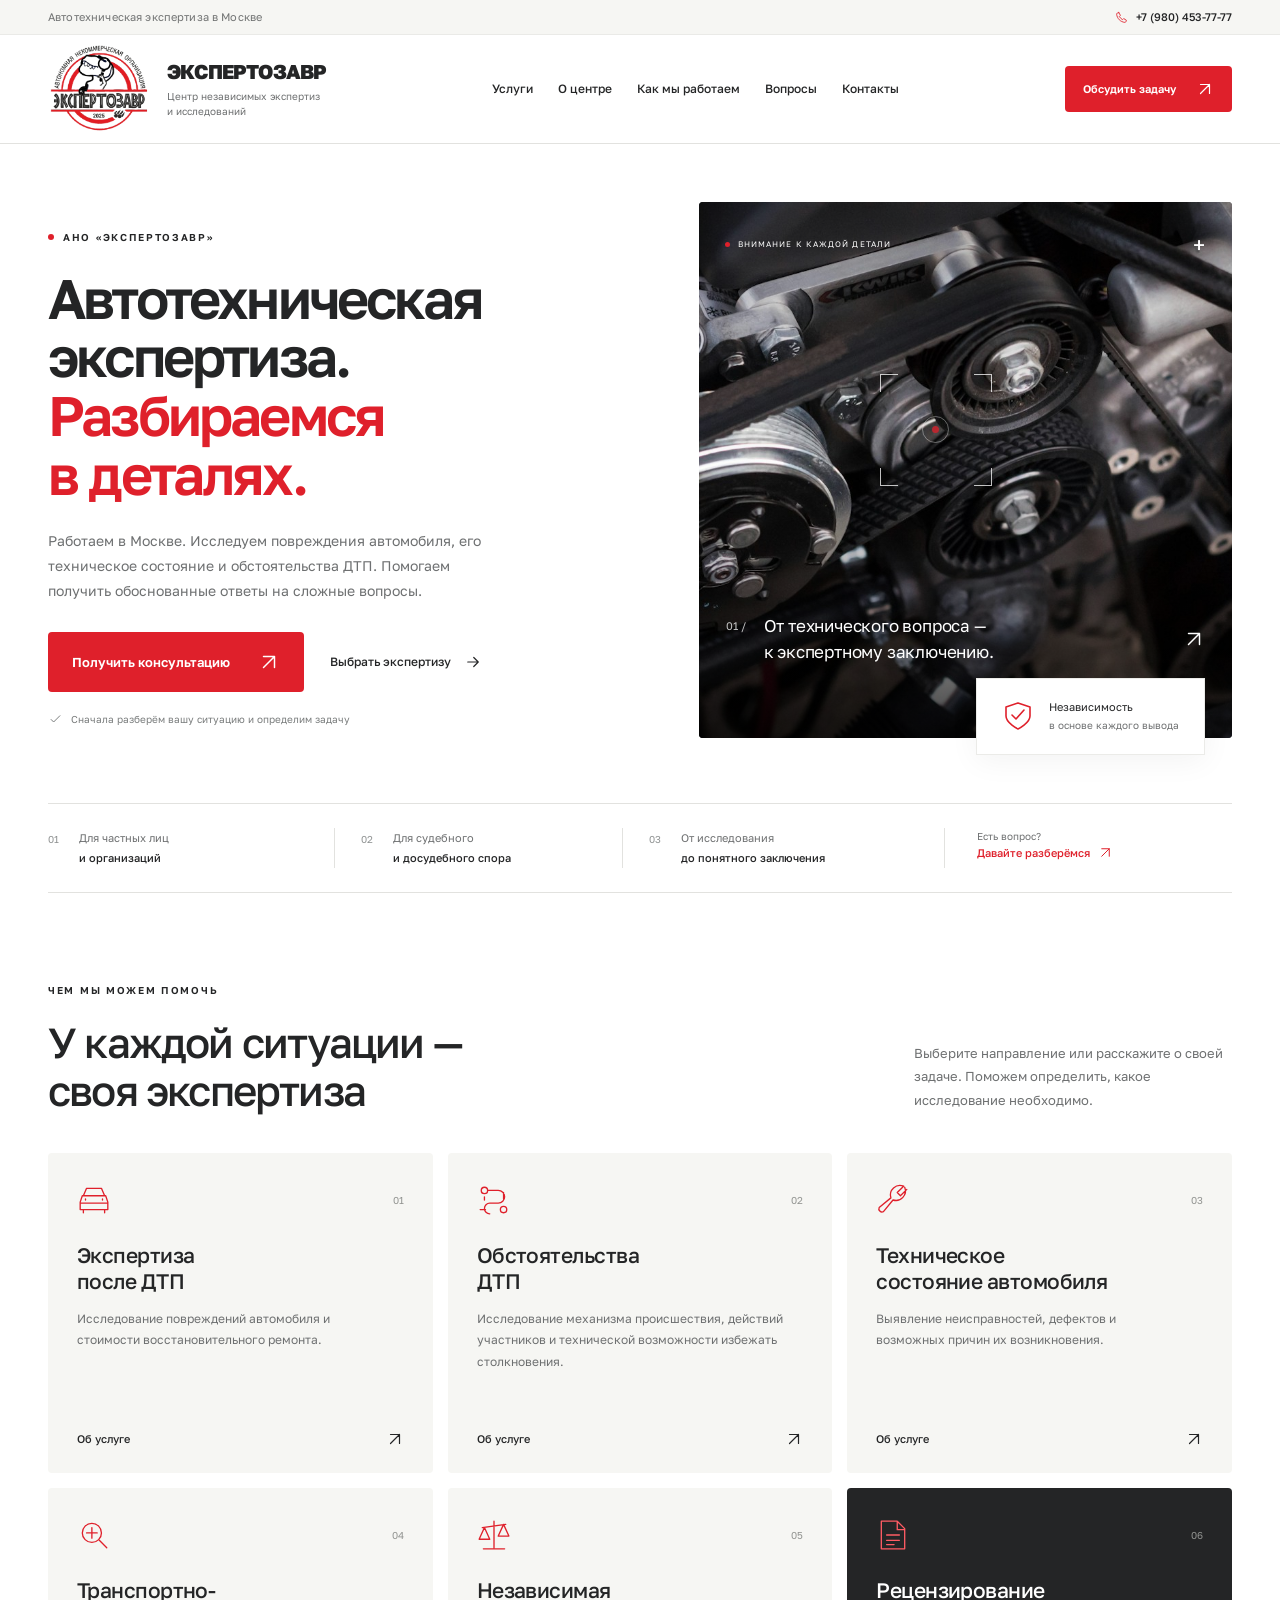
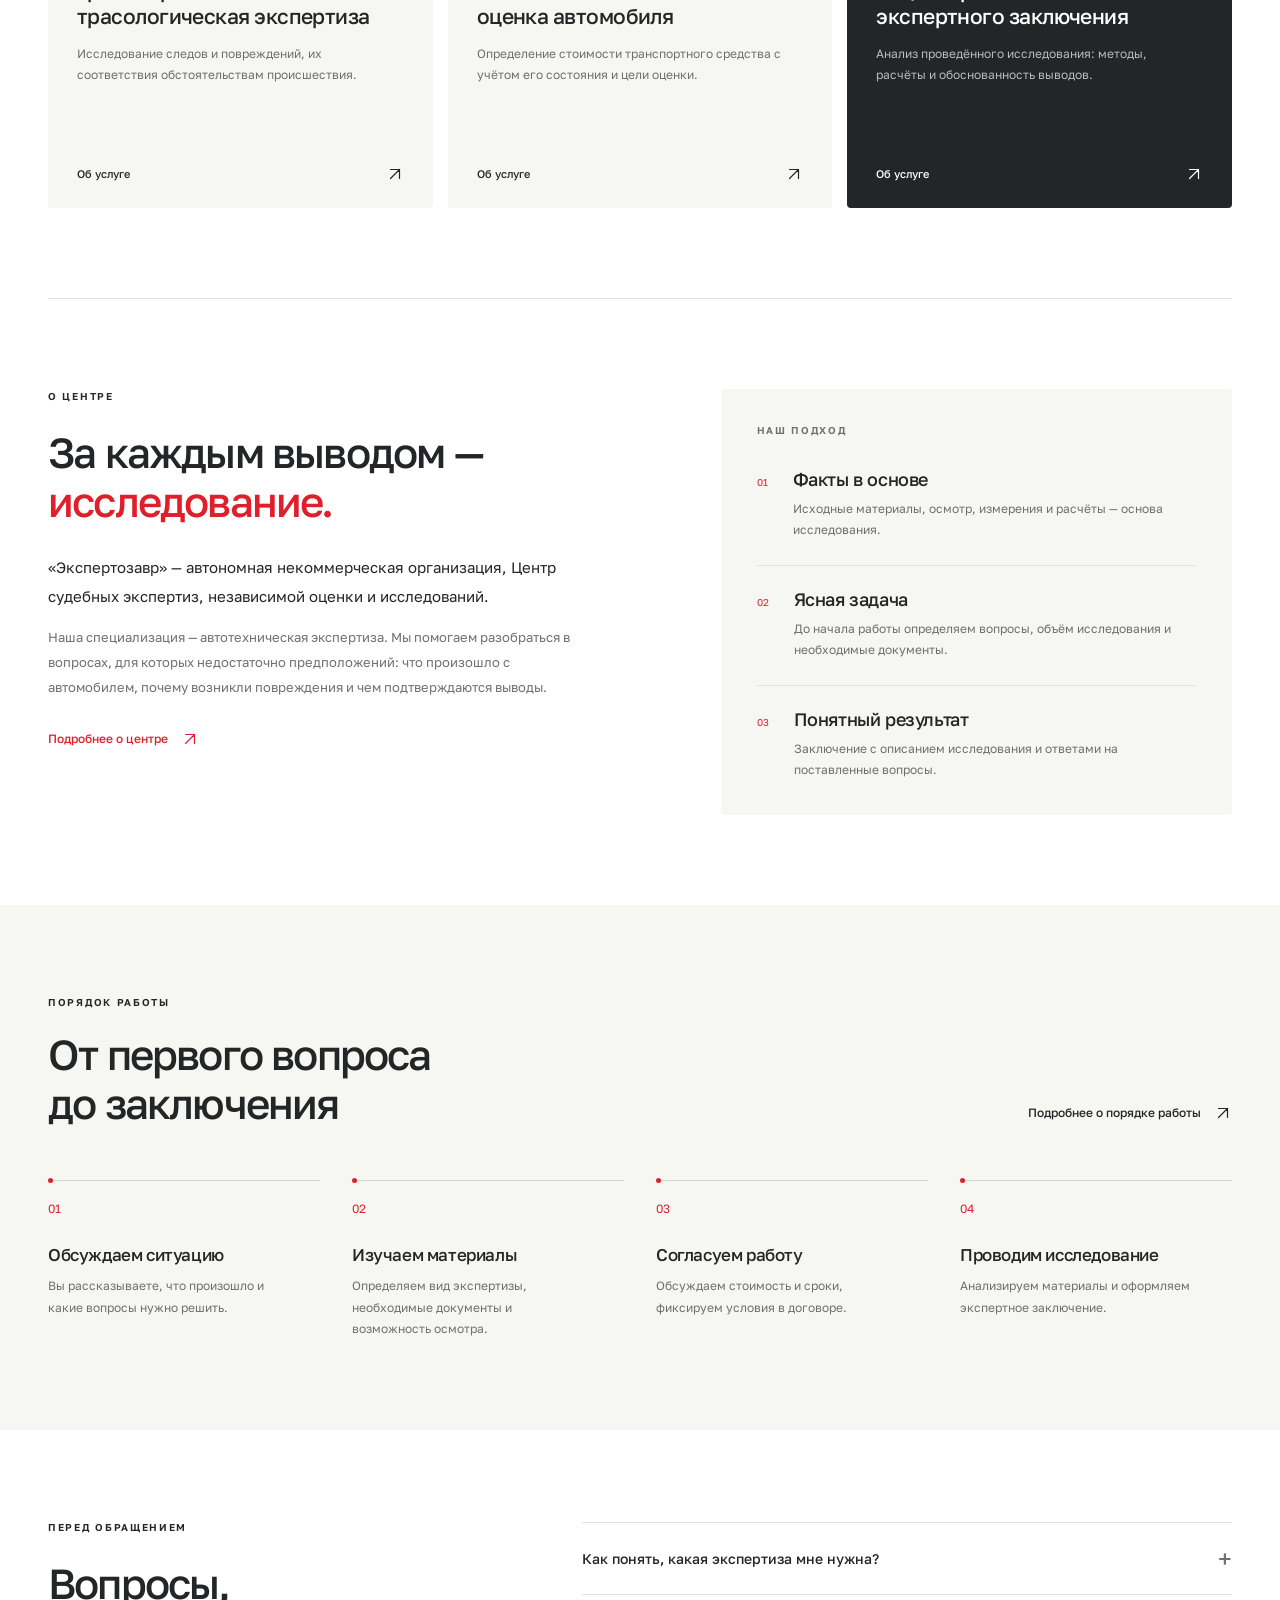
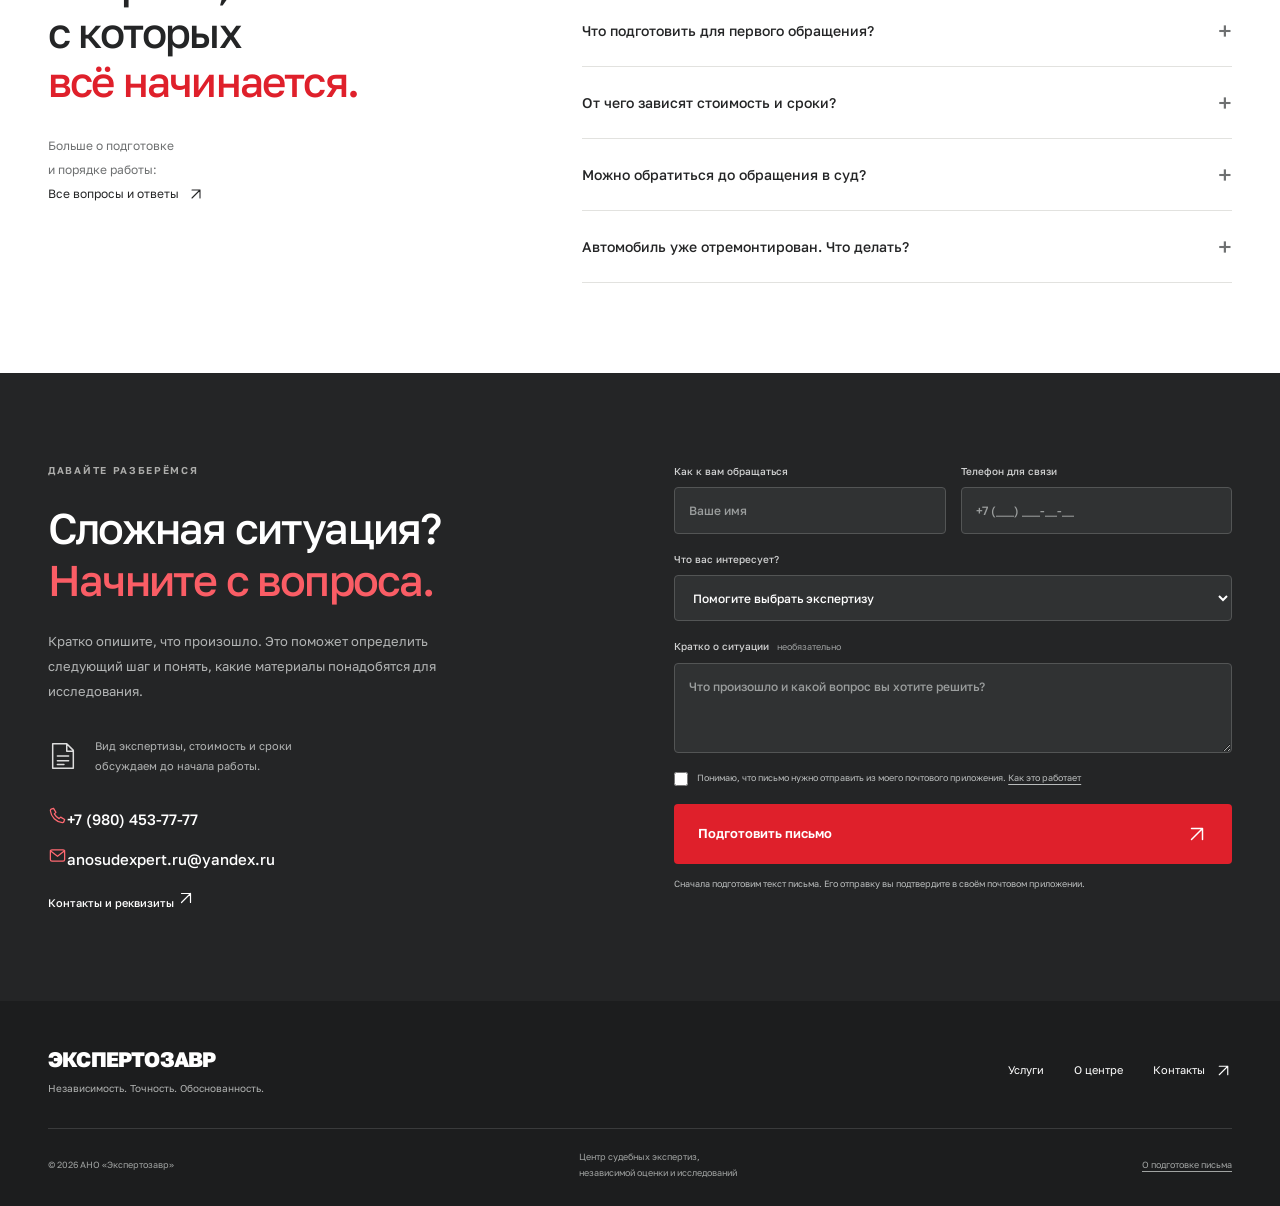
<file: index.html>
<!doctype html>
<html lang="ru">
<head>
<meta charset="utf-8"><meta name="viewport" content="width=device-width, initial-scale=1"><meta name="theme-color" content="#df202b">
<title>Автотехническая экспертиза в Москве — Экспертозавр</title>
<meta name="description" content="Автотехническая экспертиза и независимая оценка автомобиля в Москве. АНО «Экспертозавр»: исследование повреждений, технического состояния и обстоятельств ДТП.">
<meta property="og:title" content="Автотехническая экспертиза в Москве — Экспертозавр"><meta property="og:description" content="Автотехническая экспертиза и независимая оценка автомобиля в Москве. АНО «Экспертозавр»: исследование повреждений, технического состояния и обстоятельств ДТП."><link rel="canonical" href="https://thenineaxis.github.io/expertozavr-demo/"><meta property="og:url" content="https://thenineaxis.github.io/expertozavr-demo/"><meta property="og:type" content="website"><meta property="og:locale" content="ru_RU">
<link rel="icon" type="image/svg+xml" href="./assets/favicon.svg"><link rel="stylesheet" href="./styles.css"><script src="./site-config.js?v=0.14.0" defer></script><script src="./email-draft.js?v=0.14.0" defer></script><script src="./app.js?v=0.14.0" defer></script>
<link rel="stylesheet" href="./contacts.css?v=0.15.0">
<script type="application/ld+json">{"@context": "https://schema.org", "@graph": [{"@type": "Organization", "@id": "https://thenineaxis.github.io/expertozavr-demo/#organization", "name": "АНО «Экспертозавр»", "legalName": "Автономная некоммерческая организация «Центр судебных экспертиз, независимой оценки и исследований „ЭКСПЕРТОЗАВР“»", "alternateName": "Центр судебных экспертиз, независимой оценки и исследований «Экспертозавр»", "url": "https://thenineaxis.github.io/expertozavr-demo/", "logo": "https://thenineaxis.github.io/expertozavr-demo/assets/logo-expertozavr.png", "telephone": "+79804537777", "email": "anosudexpert.ru@yandex.ru", "taxID": "7733466437", "identifier": [{"@type": "PropertyValue", "propertyID": "ОГРН", "value": "1257700157956"}, {"@type": "PropertyValue", "propertyID": "КПП", "value": "773301001"}], "contactPoint": {"@type": "ContactPoint", "telephone": "+79804537777", "email": "anosudexpert.ru@yandex.ru", "contactType": "customer service", "url": "https://thenineaxis.github.io/expertozavr-demo/contacts/"}, "address": {"@type": "PostalAddress", "postalCode": "125364", "addressCountry": "RU", "addressLocality": "Москва", "streetAddress": "ул. Свободы, д. 50, помещение 4П"}, "areaServed": {"@type": "City", "name": "Москва"}}]}</script>
<meta property="og:site_name" content="Экспертозавр"><meta property="og:image" content="https://thenineaxis.github.io/expertozavr-demo/assets/social-card.jpg?v=0.15.0"><meta property="og:image:type" content="image/jpeg"><meta property="og:image:width" content="1200"><meta property="og:image:height" content="630"><meta property="og:image:alt" content="Экспертозавр — автотехническая экспертиза. Телефон +7 (980) 453-77-77.">
</head>
<body>
<a class="skip-link" href="#main">Перейти к содержанию</a>
<svg class="icon-library" xmlns="http://www.w3.org/2000/svg" aria-hidden="true">
<symbol id="i-arrow" viewBox="0 0 24 24"><path d="M5 12h14m-6-6 6 6-6 6"/></symbol><symbol id="i-up-right" viewBox="0 0 24 24"><path d="M6 18 18 6M6 6h12v12"/></symbol><symbol id="i-check" viewBox="0 0 24 24"><path d="m5 12 4 4L19 6"/></symbol>
<symbol id="i-car" viewBox="0 0 32 32"><path d="m6 12 3-7h14l3 7M5 12h22l2 6v7H3v-7l2-6ZM6 25v3m20-3v3M3 19h26M8 15v1m16-1v1"/></symbol>
<symbol id="i-search" viewBox="0 0 32 32"><circle cx="14" cy="14" r="9"/><path d="m21 21 7 7M14 9v10m-5-5h10"/></symbol>
<symbol id="i-tool" viewBox="0 0 32 32"><path d="M27 4a9 9 0 0 1-11 12L7 27a3 3 0 0 1-4-4l11-9A9 9 0 0 1 26 3l-6 6 3 3 6-6"/></symbol>
<symbol id="i-route" viewBox="0 0 32 32"><circle cx="7" cy="7" r="3"/><circle cx="25" cy="25" r="3"/><path d="M10 7h10a6 6 0 0 1 0 12h-8a5 5 0 0 0 0 10M7 13v3m18-7v6M3 25h5"/></symbol>
<symbol id="i-document" viewBox="0 0 32 32"><path d="M8 3h12l7 7v19H5V3h3Zm12 0v8h7M10 16h12m-12 5h12m-12 4h7"/></symbol>
<symbol id="i-scale" viewBox="0 0 32 32"><path d="M16 3v25M6 29h20M5 9l22-3M7 9l-5 11h10L7 9Zm18-3-5 11h10L25 6Z"/></symbol>
<symbol id="i-shield" viewBox="0 0 32 32"><path d="m16 3 12 4v9c0 7-12 13-12 13S4 23 4 16V7l12-4Z"/><path d="m10 15 4 4 8-9"/></symbol>
<symbol id="i-phone" viewBox="0 0 24 24"><path d="m7 3 3 5-2 2a15 15 0 0 0 6 6l2-2 5 3-1 3a2 2 0 0 1-2 1C10 20 4 14 3 6a2 2 0 0 1 1-2l3-1Z"/></symbol><symbol id="i-mail" viewBox="0 0 24 24"><rect x="3" y="5" width="18" height="14" rx="2"/><path d="m3 6 9 7 9-7"/></symbol></svg>
<div class="topline"><div class="container topline-inner"><span>Автотехническая экспертиза в Москве</span><a class="topline-contact" href="tel:+79804537777" aria-label="Позвонить в центр: +7 (980) 453-77-77"><svg aria-hidden="true"><use href="#i-phone"/></svg>+7 (980) 453-77-77</a></div></div>
<header class="site-header"><div class="container header-inner">
<a class="brand" href="#" aria-label="Экспертозавр — главная"><img src="./assets/logo-expertozavr.png" alt="Логотип АНО «Экспертозавр»: динозавр с лупой" width="104" height="94"><span class="brand-copy"><strong>ЭКСПЕРТОЗАВР</strong><span>Центр независимых экспертиз<br>и исследований</span></span></a>
<nav class="desktop-nav" aria-label="Основная навигация"><a href="./services/">Услуги</a><a href="./about/">О центре</a><a href="./process/">Как мы работаем</a><a href="./questions/">Вопросы</a><a href="./contacts/">Контакты</a></nav>
<a class="button button-small header-cta" href="#consultation">Обсудить задачу <svg><use href="#i-up-right"/></svg></a><button class="menu-toggle" aria-label="Открыть меню" aria-expanded="false" aria-controls="mobile-nav"><span></span><span></span></button></div>
<nav class="mobile-nav" id="mobile-nav" aria-label="Мобильная навигация" hidden><a href="./services/">Услуги</a><a href="./about/">О центре</a><a href="./process/">Как мы работаем</a><a href="./questions/">Вопросы</a><a href="./contacts/">Контакты</a><a href="#consultation">Обсудить задачу ↗</a></nav></header>
<main id="main">
<section class="hero container" aria-labelledby="hero-title"><div class="hero-copy"><p class="eyebrow"><span></span> АНО «ЭКСПЕРТОЗАВР»</p><h1 id="hero-title">Автотехническая<br>экспертиза.<br><em>Разбираемся<br>в деталях.</em></h1><p class="hero-description">Работаем в Москве. Исследуем повреждения автомобиля, его техническое состояние и обстоятельства ДТП. Помогаем получить обоснованные ответы на сложные вопросы.</p><div class="hero-actions"><a class="button" href="#consultation">Получить консультацию <svg><use href="#i-up-right"/></svg></a><a class="text-link" href="#services">Выбрать экспертизу <svg><use href="#i-arrow"/></svg></a></div><p class="hero-note"><svg><use href="#i-check"/></svg> Сначала разберём вашу ситуацию и определим задачу</p></div>
<div class="hero-visual"><img class="hero-photo" src="./assets/auto-inspection.jpg" alt="Детали двигателя автомобиля — объект технического исследования" width="1400" height="787" fetchpriority="high"><div class="photo-shade"></div><div class="photo-top"><span class="live-dot"></span> ВНИМАНИЕ К КАЖДОЙ ДЕТАЛИ <span class="corner-mark">+</span></div><div class="focus-mark" aria-hidden="true"><span></span><i></i></div><div class="photo-bottom"><span class="photo-number">01 /</span><p>От технического вопроса —<br>к экспертному заключению.</p><svg><use href="#i-up-right"/></svg></div><div class="visual-label"><svg><use href="#i-shield"/></svg><span>Независимость<br><strong>в основе каждого вывода</strong></span></div></div></section>
<div class="principles container"><div><span class="principle-number">01</span><p>Для частных лиц<br><strong>и организаций</strong></p></div><div><span class="principle-number">02</span><p>Для судебного<br><strong>и досудебного спора</strong></p></div><div><span class="principle-number">03</span><p>От исследования<br><strong>до понятного заключения</strong></p></div><a href="#consultation" class="principle-link">Есть вопрос?<br><span>Давайте разберёмся <svg><use href="#i-up-right"/></svg></span></a></div>
<section class="services section" id="services" aria-labelledby="services-title"><div class="container"><div class="section-heading"><div><p class="eyebrow">ЧЕМ МЫ МОЖЕМ ПОМОЧЬ</p><h2 id="services-title">У каждой ситуации —<br>своя экспертиза</h2></div><p class="section-intro">Выберите направление или расскажите о своей задаче. Поможем определить, какое исследование необходимо.</p></div>
<div class="service-grid">
<article class="service-card"><div class="card-top"><svg class="service-icon"><use href="#i-car"/></svg><span>01</span></div><h3>Экспертиза<br>после ДТП</h3><p>Исследование повреждений автомобиля и стоимости восстановительного ремонта.</p><a class="card-link" href="./services/ekspertiza-posle-dtp/">Об услуге <svg><use href="#i-up-right"/></svg></a></article>
<article class="service-card"><div class="card-top"><svg class="service-icon"><use href="#i-route"/></svg><span>02</span></div><h3>Обстоятельства<br>ДТП</h3><p>Исследование механизма происшествия, действий участников и технической возможности избежать столкновения.</p><a class="card-link" href="./services/obstoyatelstva-dtp/">Об услуге <svg><use href="#i-up-right"/></svg></a></article>
<article class="service-card"><div class="card-top"><svg class="service-icon"><use href="#i-tool"/></svg><span>03</span></div><h3>Техническое<br>состояние автомобиля</h3><p>Выявление неисправностей, дефектов и возможных причин их возникновения.</p><a class="card-link" href="./services/tekhnicheskoe-sostoyanie-avtomobilya/">Об услуге <svg><use href="#i-up-right"/></svg></a></article>
<article class="service-card"><div class="card-top"><svg class="service-icon"><use href="#i-search"/></svg><span>04</span></div><h3>Транспортно-<br>трасологическая экспертиза</h3><p>Исследование следов и повреждений, их соответствия обстоятельствам происшествия.</p><a class="card-link" href="./services/transportno-trasologicheskaya-ekspertiza/">Об услуге <svg><use href="#i-up-right"/></svg></a></article>
<article class="service-card"><div class="card-top"><svg class="service-icon"><use href="#i-scale"/></svg><span>05</span></div><h3>Независимая<br>оценка автомобиля</h3><p>Определение стоимости транспортного средства с учётом его состояния и цели оценки.</p><a class="card-link" href="./services/nezavisimaya-otsenka-avtomobilya/">Об услуге <svg><use href="#i-up-right"/></svg></a></article>
<article class="service-card service-card-dark"><div class="card-top"><svg class="service-icon"><use href="#i-document"/></svg><span>06</span></div><h3>Рецензирование<br>экспертного заключения</h3><p>Анализ проведённого исследования: методы, расчёты и обоснованность выводов.</p><a class="card-link" href="./services/retsenzirovanie-ekspertnogo-zaklyucheniya/">Об услуге <svg><use href="#i-up-right"/></svg></a></article>
</div></div></section>
<section class="about section container" id="about" aria-labelledby="about-title"><div class="about-copy"><p class="eyebrow">О ЦЕНТРЕ</p><h2 id="about-title">За каждым выводом —<br><em>исследование.</em></h2><p class="about-lead">«Экспертозавр» — автономная некоммерческая организация, Центр судебных экспертиз, независимой оценки и исследований.</p><p>Наша специализация — автотехническая экспертиза. Мы помогаем разобраться в вопросах, для которых недостаточно предположений: что произошло с автомобилем, почему возникли повреждения и чем подтверждаются выводы.</p><a class="text-link" href="./about/">Подробнее о центре <svg><use href="#i-up-right"/></svg></a></div><div class="approach"><p class="eyebrow">НАШ ПОДХОД</p><div><span>01</span><article><h3>Факты в основе</h3><p>Исходные материалы, осмотр, измерения и расчёты — основа исследования.</p></article></div><div><span>02</span><article><h3>Ясная задача</h3><p>До начала работы определяем вопросы, объём исследования и необходимые документы.</p></article></div><div><span>03</span><article><h3>Понятный результат</h3><p>Заключение с описанием исследования и ответами на поставленные вопросы.</p></article></div></div></section>
<section class="process section" id="process" aria-labelledby="process-title"><div class="container"><div class="section-heading"><div><p class="eyebrow">ПОРЯДОК РАБОТЫ</p><h2 id="process-title">От первого вопроса<br>до заключения</h2></div><a class="text-link" href="./process/">Подробнее о порядке работы <svg><use href="#i-up-right"/></svg></a></div><ol class="steps"><li><span>01</span><h3>Обсуждаем ситуацию</h3><p>Вы рассказываете, что произошло и какие вопросы нужно решить.</p></li><li><span>02</span><h3>Изучаем материалы</h3><p>Определяем вид экспертизы, необходимые документы и возможность осмотра.</p></li><li><span>03</span><h3>Согласуем работу</h3><p>Обсуждаем стоимость и сроки, фиксируем условия в договоре.</p></li><li><span>04</span><h3>Проводим исследование</h3><p>Анализируем материалы и оформляем экспертное заключение.</p></li></ol></div></section>
<section class="faq section container" id="questions" aria-labelledby="faq-title"><div><p class="eyebrow">ПЕРЕД ОБРАЩЕНИЕМ</p><h2 id="faq-title">Вопросы,<br>с которых<br><em>всё начинается.</em></h2><p class="faq-note">Больше о подготовке<br>и порядке работы:<br><a href="./questions/">Все вопросы и ответы <svg><use href="#i-up-right"/></svg></a></p></div><div class="faq-list"><details><summary>Как понять, какая экспертиза мне нужна?<span>+</span></summary><p>Расскажите, что произошло и какой результат вам нужен. Для начала достаточно описания ситуации. После изучения исходной информации можно определить направление исследования и вопросы эксперту.</p></details><details><summary>Что подготовить для первого обращения?<span>+</span></summary><p>Полезны краткое описание ситуации, сведения об автомобиле, фотографии повреждений и имеющиеся документы. Полный перечень зависит от задачи: его уточняют до начала работы.</p></details><details><summary>От чего зависят стоимость и сроки?<span>+</span></summary><p>От вопросов эксперту, объёма материалов, сложности исследования и необходимости осмотра. Стоимость и срок согласуются после знакомства с задачей, до заключения договора.</p></details><details><summary>Можно обратиться до обращения в суд?<span>+</span></summary><p>Можно обсудить проведение независимого исследования до обращения в суд. Если дело уже рассматривается, при обращении укажите стадию разбирательства и поставленные вопросы.</p></details><details><summary>Автомобиль уже отремонтирован. Что делать?<span>+</span></summary><p>Сохраните фотографии до ремонта, акты осмотра, расчёты и документы о ремонте. Возможность исследования по имеющимся материалам оценивается индивидуально.</p></details></div></section>
<section class="consultation section" id="consultation" aria-labelledby="consultation-title"><div class="container consultation-grid"><div class="consultation-copy"><p class="eyebrow">ДАВАЙТЕ РАЗБЕРЁМСЯ</p><h2 id="consultation-title">Сложная ситуация?<br><em>Начните с вопроса.</em></h2><p>Кратко опишите, что произошло. Это поможет определить следующий шаг и понять, какие материалы понадобятся для исследования.</p><div class="consultation-footer"><svg><use href="#i-document"/></svg><span>Вид экспертизы, стоимость и сроки<br>обсуждаем до начала работы.</span></div><address id="contact-details" class="contact-methods"><a class="contact-method" href="tel:+79804537777"><svg aria-hidden="true"><use href="#i-phone"/></svg><span>+7 (980) 453-77-77</span></a><a class="contact-method" href="mailto:anosudexpert.ru@yandex.ru"><svg aria-hidden="true"><use href="#i-mail"/></svg><span>anosudexpert.ru@yandex.ru</span></a><a class="text-link contact-all" href="./contacts/">Контакты и реквизиты <svg aria-hidden="true"><use href="#i-up-right"/></svg></a></address></div>
<form id="consultation-form"><div class="form-row"><label>Как к вам обращаться<input name="name" autocomplete="name" placeholder="Ваше имя" maxlength="80" required></label><label>Телефон для связи<input name="phone" type="tel" autocomplete="tel" inputmode="tel" placeholder="+7 (___) ___-__-__" minlength="10" maxlength="30" required aria-describedby="phone-error"><span id="phone-error" class="field-error" hidden>Укажите номер: от 10 до 15 цифр.</span></label></div><label>Что вас интересует?<select name="service" id="service-select"><option value="Не знаю, нужна консультация">Помогите выбрать экспертизу</option><option value="Экспертиза после ДТП">Экспертиза после ДТП</option><option value="Обстоятельства ДТП">Обстоятельства ДТП</option><option value="Техническое состояние автомобиля">Техническое состояние автомобиля</option><option value="Транспортно-трасологическая экспертиза">Транспортно-трасологическая экспертиза</option><option value="Независимая оценка автомобиля">Независимая оценка автомобиля</option><option value="Рецензирование экспертного заключения">Рецензирование экспертного заключения</option></select></label><label>Кратко о ситуации <span class="optional">необязательно</span><textarea name="message" placeholder="Что произошло и какой вопрос вы хотите решить?" rows="3" maxlength="2000"></textarea></label><label class="consent"><input type="checkbox" name="consent" required><span>Понимаю, что письмо нужно отправить из моего почтового приложения. <button type="button" class="inline-button" id="privacy-open">Как это работает</button></span></label><button class="button submit-button" type="submit" disabled>Подготовить письмо <svg><use href="#i-up-right"/></svg></button><p class="form-note" id="form-mode-note">Сначала подготовим текст письма. Его отправку вы подтвердите в своём почтовом приложении.</p><noscript><p class="form-note">Для подготовки письма включите JavaScript или свяжитесь с центром по телефону и email, указанным рядом.</p></noscript><div id="form-result" class="form-result" role="region" aria-label="Подготовленное письмо" tabindex="-1" hidden></div></form></div></section>
</main>
<footer class="site-footer"><div class="container"><div class="footer-main"><a class="footer-brand" href="#">ЭКСПЕРТОЗАВР<span>Независимость. Точность. Обоснованность.</span></a><div class="footer-links"><a href="./services/">Услуги</a><a href="./about/">О центре</a><a href="./contacts/">Контакты <svg><use href="#i-up-right"/></svg></a></div></div><div class="footer-bottom"><p>© <span id="year">2026</span> АНО «Экспертозавр»</p><p>Центр судебных экспертиз,<br>независимой оценки и исследований</p><button class="inline-button" id="footer-privacy">О подготовке письма</button></div></div></footer>
<dialog id="service-dialog" class="modal" aria-labelledby="dialog-title"><button class="modal-close" aria-label="Закрыть окно">×</button><p class="eyebrow" id="dialog-eyebrow">НАПРАВЛЕНИЕ ЭКСПЕРТИЗЫ</p><h2 id="dialog-title"></h2><p id="dialog-description"></p><div id="dialog-extra"></div><a class="button" href="#consultation" id="dialog-cta">Обсудить эту задачу <svg><use href="#i-up-right"/></svg></a></dialog>
</body>
</html>
</file>
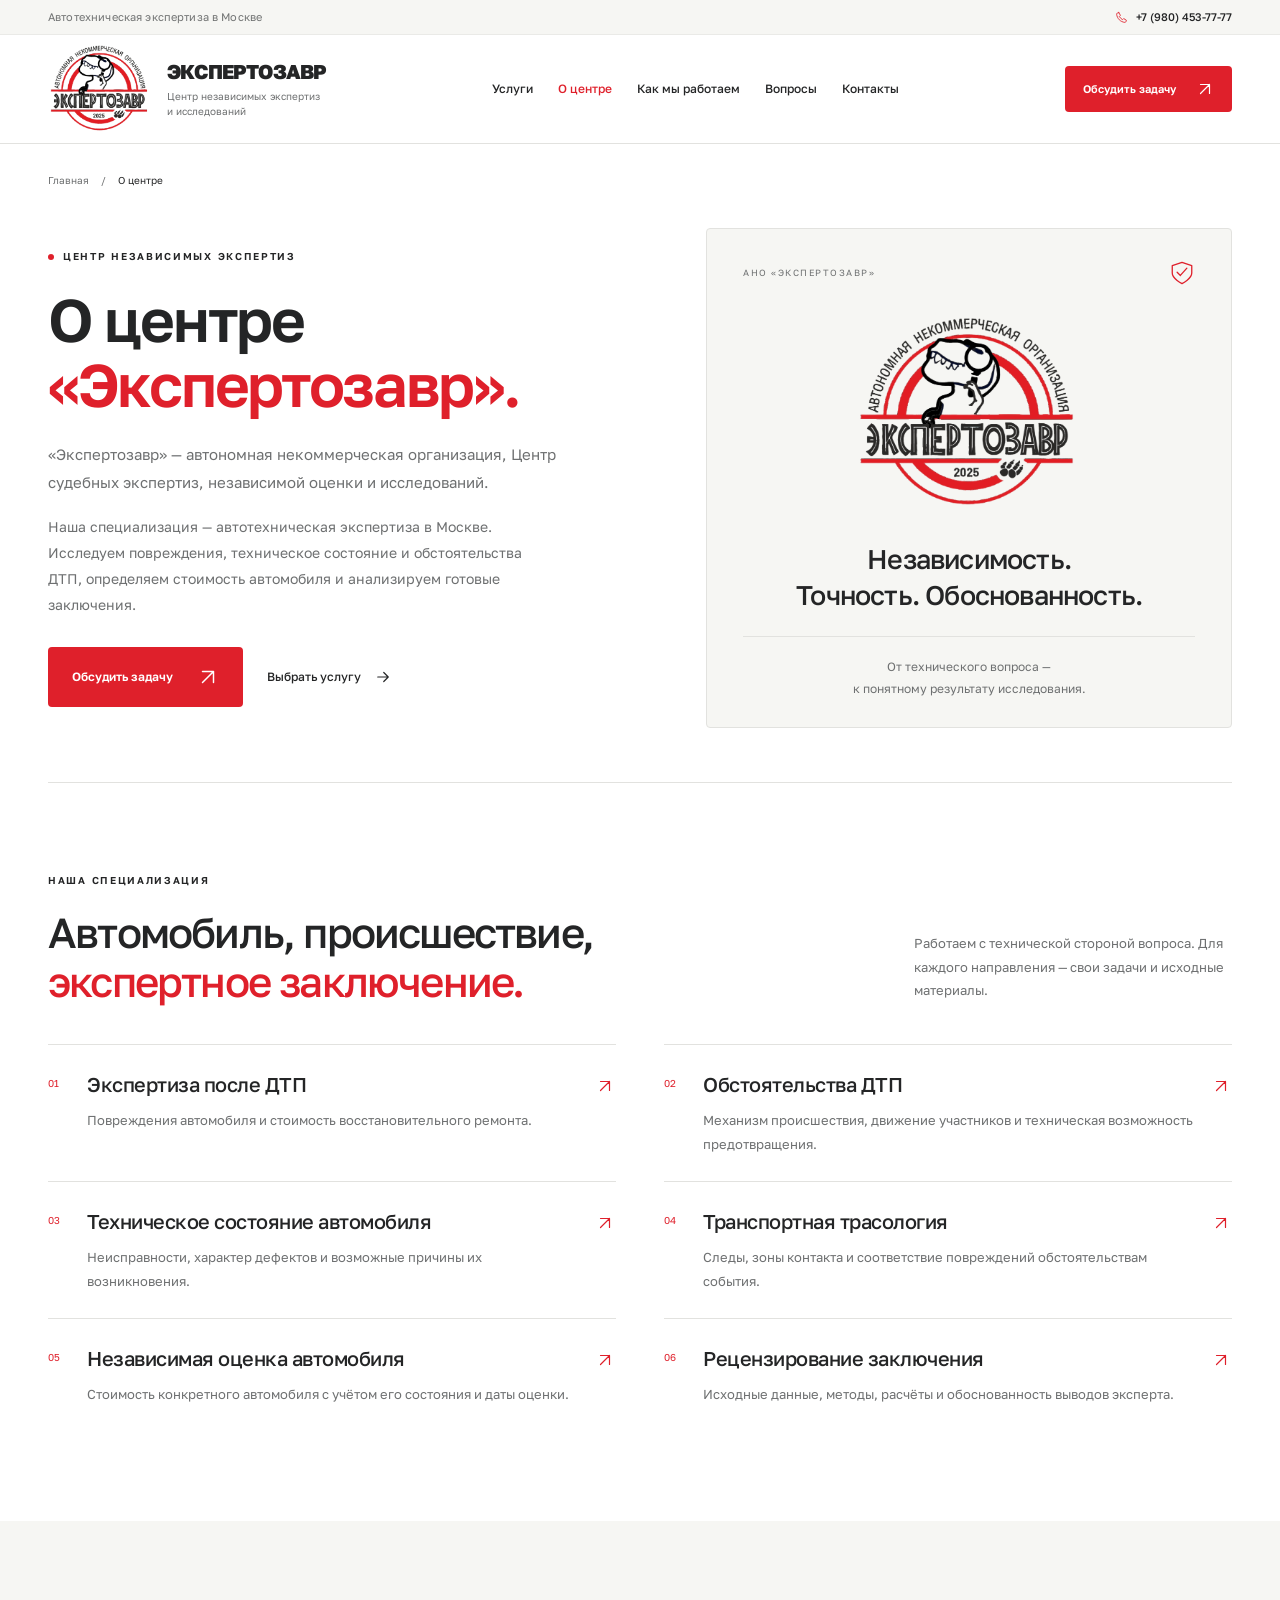
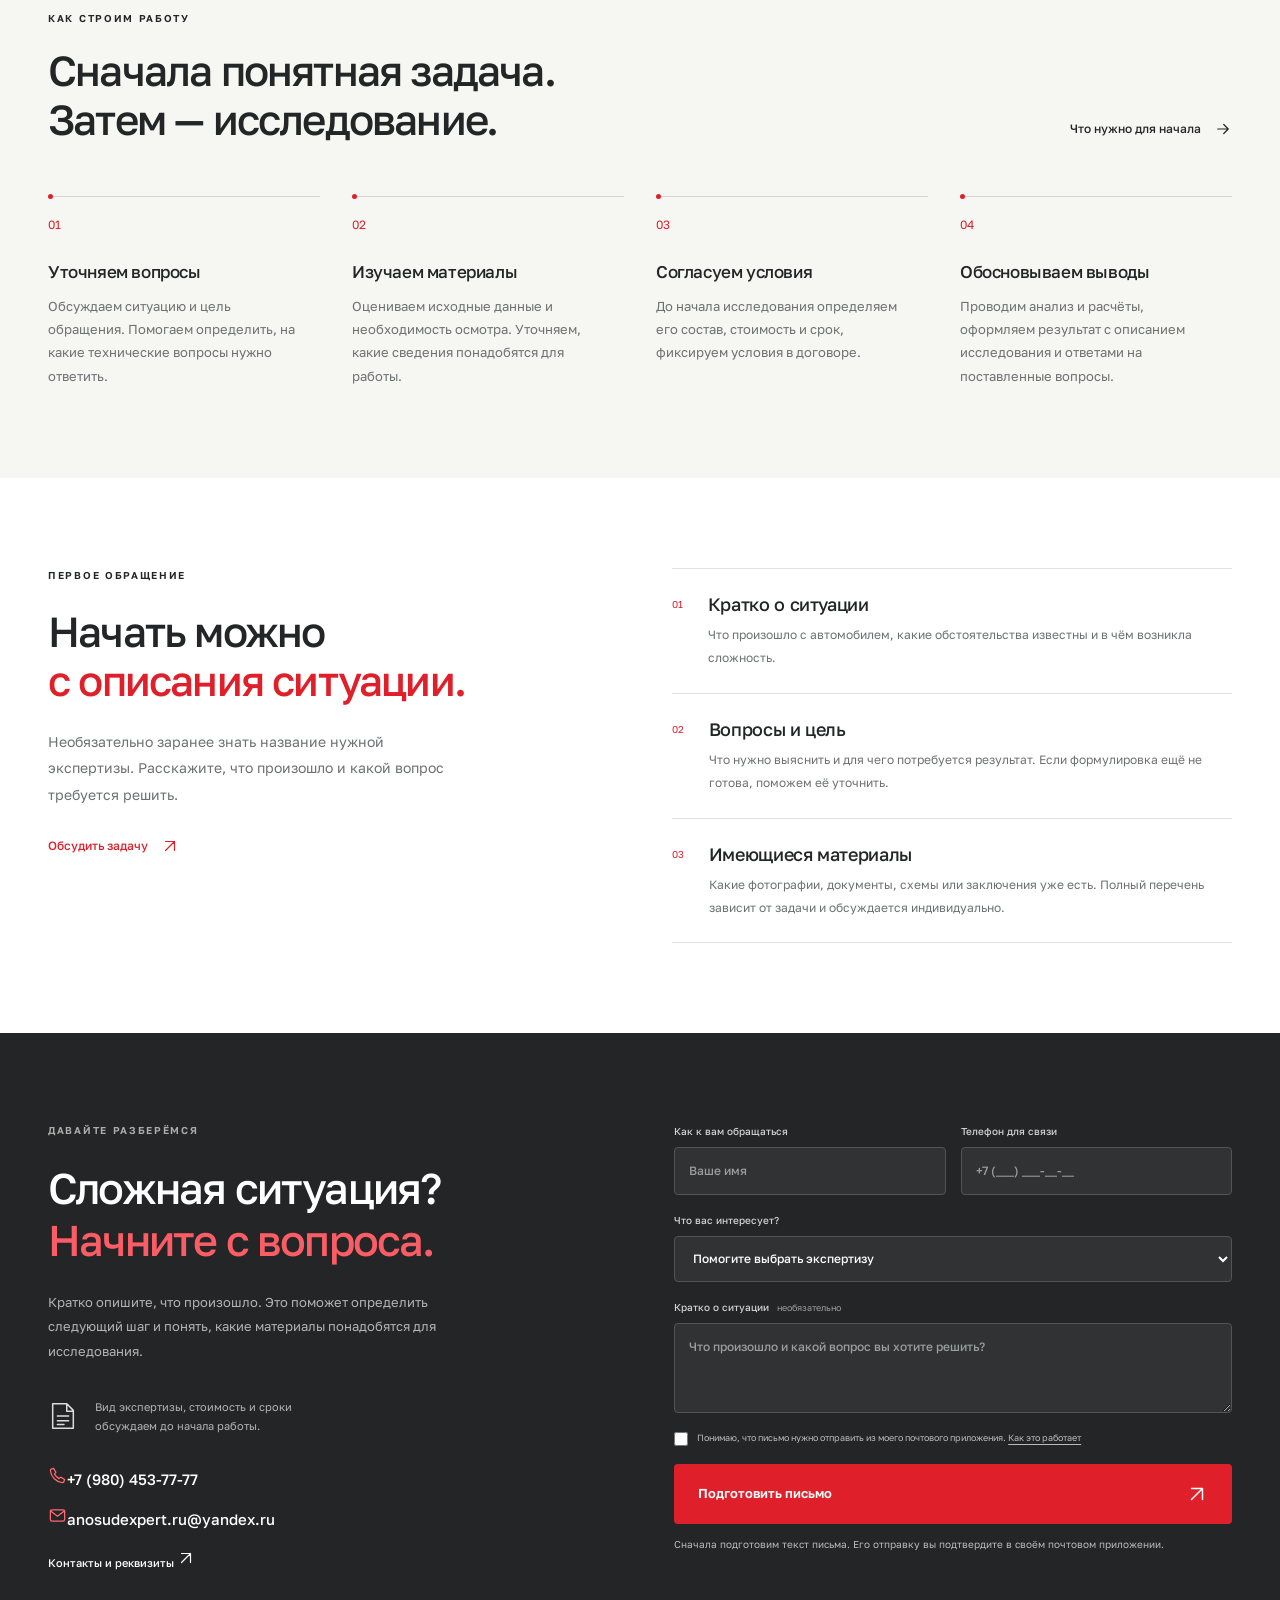
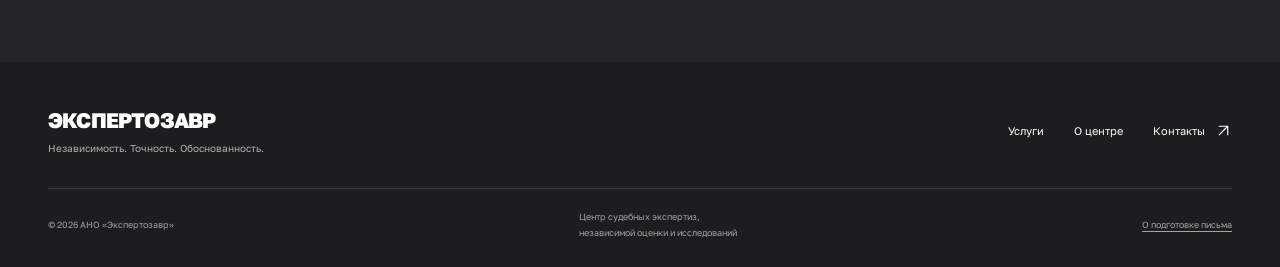
<file: about/index.html>
<!doctype html>
<html lang="ru"><head>
<meta charset="utf-8"><meta name="viewport" content="width=device-width, initial-scale=1"><meta name="theme-color" content="#df202b">
<title>О центре экспертиз «Экспертозавр» в Москве</title>
<meta name="description" content="АНО «Экспертозавр» — Центр судебных экспертиз, независимой оценки и исследований в Москве. Специализация, направления работы и порядок первого обращения.">
<link rel="canonical" href="https://thenineaxis.github.io/expertozavr-demo/about/"><meta property="og:url" content="https://thenineaxis.github.io/expertozavr-demo/about/">
<meta property="og:title" content="О центре экспертиз «Экспертозавр» в Москве"><meta property="og:description" content="АНО «Экспертозавр» — Центр судебных экспертиз, независимой оценки и исследований в Москве. Специализация, направления работы и порядок первого обращения."><meta property="og:type" content="website"><meta property="og:locale" content="ru_RU">
<link rel="icon" type="image/svg+xml" href="../assets/favicon.svg"><link rel="stylesheet" href="../styles.css"><link rel="stylesheet" href="../service.css?v=0.7.0"><link rel="stylesheet" href="../about.css?v=0.9.0"><script src="../site-config.js?v=0.14.0" defer></script><script src="../email-draft.js?v=0.14.0" defer></script><script src="../app.js?v=0.14.0" defer></script>
<script type="application/ld+json">{"@context": "https://schema.org", "@graph": [{"@type": "AboutPage", "@id": "https://thenineaxis.github.io/expertozavr-demo/about/#page", "url": "https://thenineaxis.github.io/expertozavr-demo/about/", "name": "О центре «Экспертозавр»", "mainEntity": {"@id": "https://thenineaxis.github.io/expertozavr-demo/#organization"}}, {"@type": "Organization", "@id": "https://thenineaxis.github.io/expertozavr-demo/#organization", "name": "АНО «Экспертозавр»", "legalName": "Автономная некоммерческая организация «Центр судебных экспертиз, независимой оценки и исследований „ЭКСПЕРТОЗАВР“»", "alternateName": "Центр судебных экспертиз, независимой оценки и исследований «Экспертозавр»", "url": "https://thenineaxis.github.io/expertozavr-demo/", "logo": "https://thenineaxis.github.io/expertozavr-demo/assets/logo-expertozavr.png", "telephone": "+79804537777", "email": "anosudexpert.ru@yandex.ru", "taxID": "7733466437", "identifier": [{"@type": "PropertyValue", "propertyID": "ОГРН", "value": "1257700157956"}, {"@type": "PropertyValue", "propertyID": "КПП", "value": "773301001"}], "contactPoint": {"@type": "ContactPoint", "telephone": "+79804537777", "email": "anosudexpert.ru@yandex.ru", "contactType": "customer service", "url": "https://thenineaxis.github.io/expertozavr-demo/contacts/"}, "address": {"@type": "PostalAddress", "postalCode": "125364", "addressCountry": "RU", "addressLocality": "Москва", "streetAddress": "ул. Свободы, д. 50, помещение 4П"}, "areaServed": {"@type": "City", "name": "Москва"}}, {"@type": "BreadcrumbList", "itemListElement": [{"@type": "ListItem", "position": 1, "name": "Главная", "item": "https://thenineaxis.github.io/expertozavr-demo/"}, {"@type": "ListItem", "position": 2, "name": "О центре", "item": "https://thenineaxis.github.io/expertozavr-demo/about/"}]}]}</script>
<link rel="stylesheet" href="../contacts.css?v=0.15.0">
<meta property="og:site_name" content="Экспертозавр"><meta property="og:image" content="https://thenineaxis.github.io/expertozavr-demo/assets/social-card.jpg?v=0.15.0"><meta property="og:image:type" content="image/jpeg"><meta property="og:image:width" content="1200"><meta property="og:image:height" content="630"><meta property="og:image:alt" content="Экспертозавр — автотехническая экспертиза. Телефон +7 (980) 453-77-77.">
</head><body class="service-page about-page"><a class="skip-link" href="#main">Перейти к содержанию</a>
<svg class="icon-library" xmlns="http://www.w3.org/2000/svg" aria-hidden="true">
<symbol id="i-arrow" viewBox="0 0 24 24"><path d="M5 12h14m-6-6 6 6-6 6"/></symbol><symbol id="i-up-right" viewBox="0 0 24 24"><path d="M6 18 18 6M6 6h12v12"/></symbol><symbol id="i-check" viewBox="0 0 24 24"><path d="m5 12 4 4L19 6"/></symbol>
<symbol id="i-car" viewBox="0 0 32 32"><path d="m6 12 3-7h14l3 7M5 12h22l2 6v7H3v-7l2-6ZM6 25v3m20-3v3M3 19h26M8 15v1m16-1v1"/></symbol>
<symbol id="i-search" viewBox="0 0 32 32"><circle cx="14" cy="14" r="9"/><path d="m21 21 7 7M14 9v10m-5-5h10"/></symbol>
<symbol id="i-tool" viewBox="0 0 32 32"><path d="M27 4a9 9 0 0 1-11 12L7 27a3 3 0 0 1-4-4l11-9A9 9 0 0 1 26 3l-6 6 3 3 6-6"/></symbol>
<symbol id="i-route" viewBox="0 0 32 32"><circle cx="7" cy="7" r="3"/><circle cx="25" cy="25" r="3"/><path d="M10 7h10a6 6 0 0 1 0 12h-8a5 5 0 0 0 0 10M7 13v3m18-7v6M3 25h5"/></symbol>
<symbol id="i-document" viewBox="0 0 32 32"><path d="M8 3h12l7 7v19H5V3h3Zm12 0v8h7M10 16h12m-12 5h12m-12 4h7"/></symbol>
<symbol id="i-scale" viewBox="0 0 32 32"><path d="M16 3v25M6 29h20M5 9l22-3M7 9l-5 11h10L7 9Zm18-3-5 11h10L25 6Z"/></symbol>
<symbol id="i-shield" viewBox="0 0 32 32"><path d="m16 3 12 4v9c0 7-12 13-12 13S4 23 4 16V7l12-4Z"/><path d="m10 15 4 4 8-9"/></symbol>
<symbol id="i-phone" viewBox="0 0 24 24"><path d="m7 3 3 5-2 2a15 15 0 0 0 6 6l2-2 5 3-1 3a2 2 0 0 1-2 1C10 20 4 14 3 6a2 2 0 0 1 1-2l3-1Z"/></symbol><symbol id="i-mail" viewBox="0 0 24 24"><rect x="3" y="5" width="18" height="14" rx="2"/><path d="m3 6 9 7 9-7"/></symbol></svg>
<div class="topline"><div class="container topline-inner"><span>Автотехническая экспертиза в Москве</span><a class="topline-contact" href="tel:+79804537777" aria-label="Позвонить в центр: +7 (980) 453-77-77"><svg aria-hidden="true"><use href="#i-phone"/></svg>+7 (980) 453-77-77</a></div></div>
<header class="site-header"><div class="container header-inner">
<a class="brand" href="../" aria-label="Экспертозавр — главная"><img src="../assets/logo-expertozavr.png" alt="Логотип АНО «Экспертозавр»: динозавр с лупой" width="104" height="94"><span class="brand-copy"><strong>ЭКСПЕРТОЗАВР</strong><span>Центр независимых экспертиз<br>и исследований</span></span></a>
<nav class="desktop-nav" aria-label="Основная навигация"><a href="../services/">Услуги</a><a href="./" aria-current="page">О центре</a><a href="../process/">Как мы работаем</a><a href="../questions/">Вопросы</a><a href="../contacts/">Контакты</a></nav>
<a class="button button-small header-cta" href="#consultation">Обсудить задачу <svg><use href="#i-up-right"/></svg></a><button class="menu-toggle" aria-label="Открыть меню" aria-expanded="false" aria-controls="mobile-nav"><span></span><span></span></button></div>
<nav class="mobile-nav" id="mobile-nav" aria-label="Мобильная навигация" hidden><a href="../services/">Услуги</a><a href="./" aria-current="page">О центре</a><a href="../process/">Как мы работаем</a><a href="../questions/">Вопросы</a><a href="../contacts/">Контакты</a><a href="#consultation">Обсудить задачу ↗</a></nav></header>
<main id="main">
<nav class="breadcrumbs container" aria-label="Хлебные крошки"><a href="../">Главная</a><span aria-hidden="true">/</span><span aria-current="page">О центре</span></nav>
<section class="service-hero container center-hero" aria-labelledby="center-title">
<div class="service-hero-copy"><p class="eyebrow"><span></span> ЦЕНТР НЕЗАВИСИМЫХ ЭКСПЕРТИЗ</p><h1 id="center-title">О центре<br><em>«Экспертозавр».</em></h1><p class="service-lead">«Экспертозавр» — автономная некоммерческая организация, Центр судебных экспертиз, независимой оценки и исследований.</p><p class="center-hero-summary">Наша специализация — автотехническая экспертиза в Москве. Исследуем повреждения, техническое состояние и обстоятельства ДТП, определяем стоимость автомобиля и анализируем готовые заключения.</p><div class="hero-actions"><a class="button" href="#consultation">Обсудить задачу <svg><use href="#i-up-right"/></svg></a><a class="text-link" href="#directions">Выбрать услугу <svg><use href="#i-arrow"/></svg></a></div></div>
<aside class="center-mark" aria-label="Принципы центра"><div class="center-mark-top"><span>АНО «ЭКСПЕРТОЗАВР»</span><svg aria-hidden="true"><use href="#i-shield"/></svg></div><img class="center-mark-logo" src="../assets/logo-expertozavr.png" alt="Логотип «Экспертозавр»: динозавр с лупой" width="1280" height="1130"><h2>Независимость.<br>Точность. Обоснованность.</h2><p>От технического вопроса —<br>к понятному результату исследования.</p></aside>
</section>
<section class="section container center-directions" id="directions" aria-labelledby="directions-title"><div class="section-heading"><div><p class="eyebrow">НАША СПЕЦИАЛИЗАЦИЯ</p><h2 id="directions-title">Автомобиль, происшествие,<br><em>экспертное заключение.</em></h2></div><p class="section-intro">Работаем с технической стороной вопроса. Для каждого направления — свои задачи и исходные материалы.</p></div><div class="center-direction-list">
<a class="center-direction" href="../services/ekspertiza-posle-dtp/"><span class="center-direction-number" aria-hidden="true">01</span><span class="center-direction-copy"><strong>Экспертиза после ДТП</strong><span>Повреждения автомобиля и стоимость восстановительного ремонта.</span></span><svg aria-hidden="true"><use href="#i-up-right"/></svg></a>
<a class="center-direction" href="../services/obstoyatelstva-dtp/"><span class="center-direction-number" aria-hidden="true">02</span><span class="center-direction-copy"><strong>Обстоятельства ДТП</strong><span>Механизм происшествия, движение участников и техническая возможность предотвращения.</span></span><svg aria-hidden="true"><use href="#i-up-right"/></svg></a>
<a class="center-direction" href="../services/tekhnicheskoe-sostoyanie-avtomobilya/"><span class="center-direction-number" aria-hidden="true">03</span><span class="center-direction-copy"><strong>Техническое состояние автомобиля</strong><span>Неисправности, характер дефектов и возможные причины их возникновения.</span></span><svg aria-hidden="true"><use href="#i-up-right"/></svg></a>
<a class="center-direction" href="../services/transportno-trasologicheskaya-ekspertiza/"><span class="center-direction-number" aria-hidden="true">04</span><span class="center-direction-copy"><strong>Транспортная трасология</strong><span>Следы, зоны контакта и соответствие повреждений обстоятельствам события.</span></span><svg aria-hidden="true"><use href="#i-up-right"/></svg></a>
<a class="center-direction" href="../services/nezavisimaya-otsenka-avtomobilya/"><span class="center-direction-number" aria-hidden="true">05</span><span class="center-direction-copy"><strong>Независимая оценка автомобиля</strong><span>Стоимость конкретного автомобиля с учётом его состояния и даты оценки.</span></span><svg aria-hidden="true"><use href="#i-up-right"/></svg></a>
<a class="center-direction" href="../services/retsenzirovanie-ekspertnogo-zaklyucheniya/"><span class="center-direction-number" aria-hidden="true">06</span><span class="center-direction-copy"><strong>Рецензирование заключения</strong><span>Исходные данные, методы, расчёты и обоснованность выводов эксперта.</span></span><svg aria-hidden="true"><use href="#i-up-right"/></svg></a>
</div></section>
<section class="process section" id="process" aria-labelledby="process-title"><div class="container"><div class="section-heading"><div><p class="eyebrow">КАК СТРОИМ РАБОТУ</p><h2 id="process-title">Сначала понятная задача.<br>Затем — исследование.</h2></div><a class="text-link" href="#first-step">Что нужно для начала <svg><use href="#i-arrow"/></svg></a></div><ol class="steps"><li><span>01</span><h3>Уточняем вопросы</h3><p>Обсуждаем ситуацию и цель обращения. Помогаем определить, на какие технические вопросы нужно ответить.</p></li><li><span>02</span><h3>Изучаем материалы</h3><p>Оцениваем исходные данные и необходимость осмотра. Уточняем, какие сведения понадобятся для работы.</p></li><li><span>03</span><h3>Согласуем условия</h3><p>До начала исследования определяем его состав, стоимость и срок, фиксируем условия в договоре.</p></li><li><span>04</span><h3>Обосновываем выводы</h3><p>Проводим анализ и расчёты, оформляем результат с описанием исследования и ответами на поставленные вопросы.</p></li></ol></div></section>
<section class="section container center-start" id="first-step" aria-labelledby="first-step-title"><div class="center-start-intro"><p class="eyebrow">ПЕРВОЕ ОБРАЩЕНИЕ</p><h2 id="first-step-title">Начать можно<br><em>с описания ситуации.</em></h2><p>Необязательно заранее знать название нужной экспертизы. Расскажите, что произошло и какой вопрос требуется решить.</p><a class="text-link" href="#consultation">Обсудить задачу <svg><use href="#i-up-right"/></svg></a></div><ol class="document-list"><li><span>01</span><div><h3>Кратко о ситуации</h3><p>Что произошло с автомобилем, какие обстоятельства известны и в чём возникла сложность.</p></div></li><li><span>02</span><div><h3>Вопросы и цель</h3><p>Что нужно выяснить и для чего потребуется результат. Если формулировка ещё не готова, поможем её уточнить.</p></div></li><li><span>03</span><div><h3>Имеющиеся материалы</h3><p>Какие фотографии, документы, схемы или заключения уже есть. Полный перечень зависит от задачи и обсуждается индивидуально.</p></div></li></ol></section>
<section class="consultation section" id="consultation" aria-labelledby="consultation-title"><div class="container consultation-grid"><div class="consultation-copy"><p class="eyebrow">ДАВАЙТЕ РАЗБЕРЁМСЯ</p><h2 id="consultation-title">Сложная ситуация?<br><em>Начните с вопроса.</em></h2><p>Кратко опишите, что произошло. Это поможет определить следующий шаг и понять, какие материалы понадобятся для исследования.</p><div class="consultation-footer"><svg><use href="#i-document"/></svg><span>Вид экспертизы, стоимость и сроки<br>обсуждаем до начала работы.</span></div><address id="contact-details" class="contact-methods"><a class="contact-method" href="tel:+79804537777"><svg aria-hidden="true"><use href="#i-phone"/></svg><span>+7 (980) 453-77-77</span></a><a class="contact-method" href="mailto:anosudexpert.ru@yandex.ru"><svg aria-hidden="true"><use href="#i-mail"/></svg><span>anosudexpert.ru@yandex.ru</span></a><a class="text-link contact-all" href="../contacts/">Контакты и реквизиты <svg aria-hidden="true"><use href="#i-up-right"/></svg></a></address></div>
<form id="consultation-form"><div class="form-row"><label>Как к вам обращаться<input name="name" autocomplete="name" placeholder="Ваше имя" maxlength="80" required></label><label>Телефон для связи<input name="phone" type="tel" autocomplete="tel" inputmode="tel" placeholder="+7 (___) ___-__-__" minlength="10" maxlength="30" required aria-describedby="phone-error"><span id="phone-error" class="field-error" hidden>Укажите номер: от 10 до 15 цифр.</span></label></div><label>Что вас интересует?<select name="service" id="service-select"><option value="Не знаю, нужна консультация">Помогите выбрать экспертизу</option><option value="Экспертиза после ДТП">Экспертиза после ДТП</option><option value="Обстоятельства ДТП">Обстоятельства ДТП</option><option value="Техническое состояние автомобиля">Техническое состояние автомобиля</option><option value="Транспортно-трасологическая экспертиза">Транспортно-трасологическая экспертиза</option><option value="Независимая оценка автомобиля">Независимая оценка автомобиля</option><option value="Рецензирование экспертного заключения">Рецензирование экспертного заключения</option></select></label><label>Кратко о ситуации <span class="optional">необязательно</span><textarea name="message" placeholder="Что произошло и какой вопрос вы хотите решить?" rows="3" maxlength="2000"></textarea></label><label class="consent"><input type="checkbox" name="consent" required><span>Понимаю, что письмо нужно отправить из моего почтового приложения. <button type="button" class="inline-button" id="privacy-open">Как это работает</button></span></label><button class="button submit-button" type="submit" disabled>Подготовить письмо <svg><use href="#i-up-right"/></svg></button><p class="form-note" id="form-mode-note">Сначала подготовим текст письма. Его отправку вы подтвердите в своём почтовом приложении.</p><noscript><p class="form-note">Для подготовки письма включите JavaScript или свяжитесь с центром по телефону и email, указанным рядом.</p></noscript><div id="form-result" class="form-result" role="region" aria-label="Подготовленное письмо" tabindex="-1" hidden></div></form></div></section>
</main>
<footer class="site-footer"><div class="container"><div class="footer-main"><a class="footer-brand" href="../">ЭКСПЕРТОЗАВР<span>Независимость. Точность. Обоснованность.</span></a><div class="footer-links"><a href="../services/">Услуги</a><a href="./" aria-current="page">О центре</a><a href="../contacts/">Контакты <svg><use href="#i-up-right"/></svg></a></div></div><div class="footer-bottom"><p>© <span id="year">2026</span> АНО «Экспертозавр»</p><p>Центр судебных экспертиз,<br>независимой оценки и исследований</p><button class="inline-button" id="footer-privacy">О подготовке письма</button></div></div></footer>
<dialog id="service-dialog" class="modal" aria-labelledby="dialog-title"><button class="modal-close" aria-label="Закрыть окно">×</button><p class="eyebrow" id="dialog-eyebrow">НАПРАВЛЕНИЕ ЭКСПЕРТИЗЫ</p><h2 id="dialog-title"></h2><p id="dialog-description"></p><div id="dialog-extra"></div><a class="button" href="#consultation" id="dialog-cta">Обсудить эту задачу <svg><use href="#i-up-right"/></svg></a></dialog>
</body>
</html>
</file>
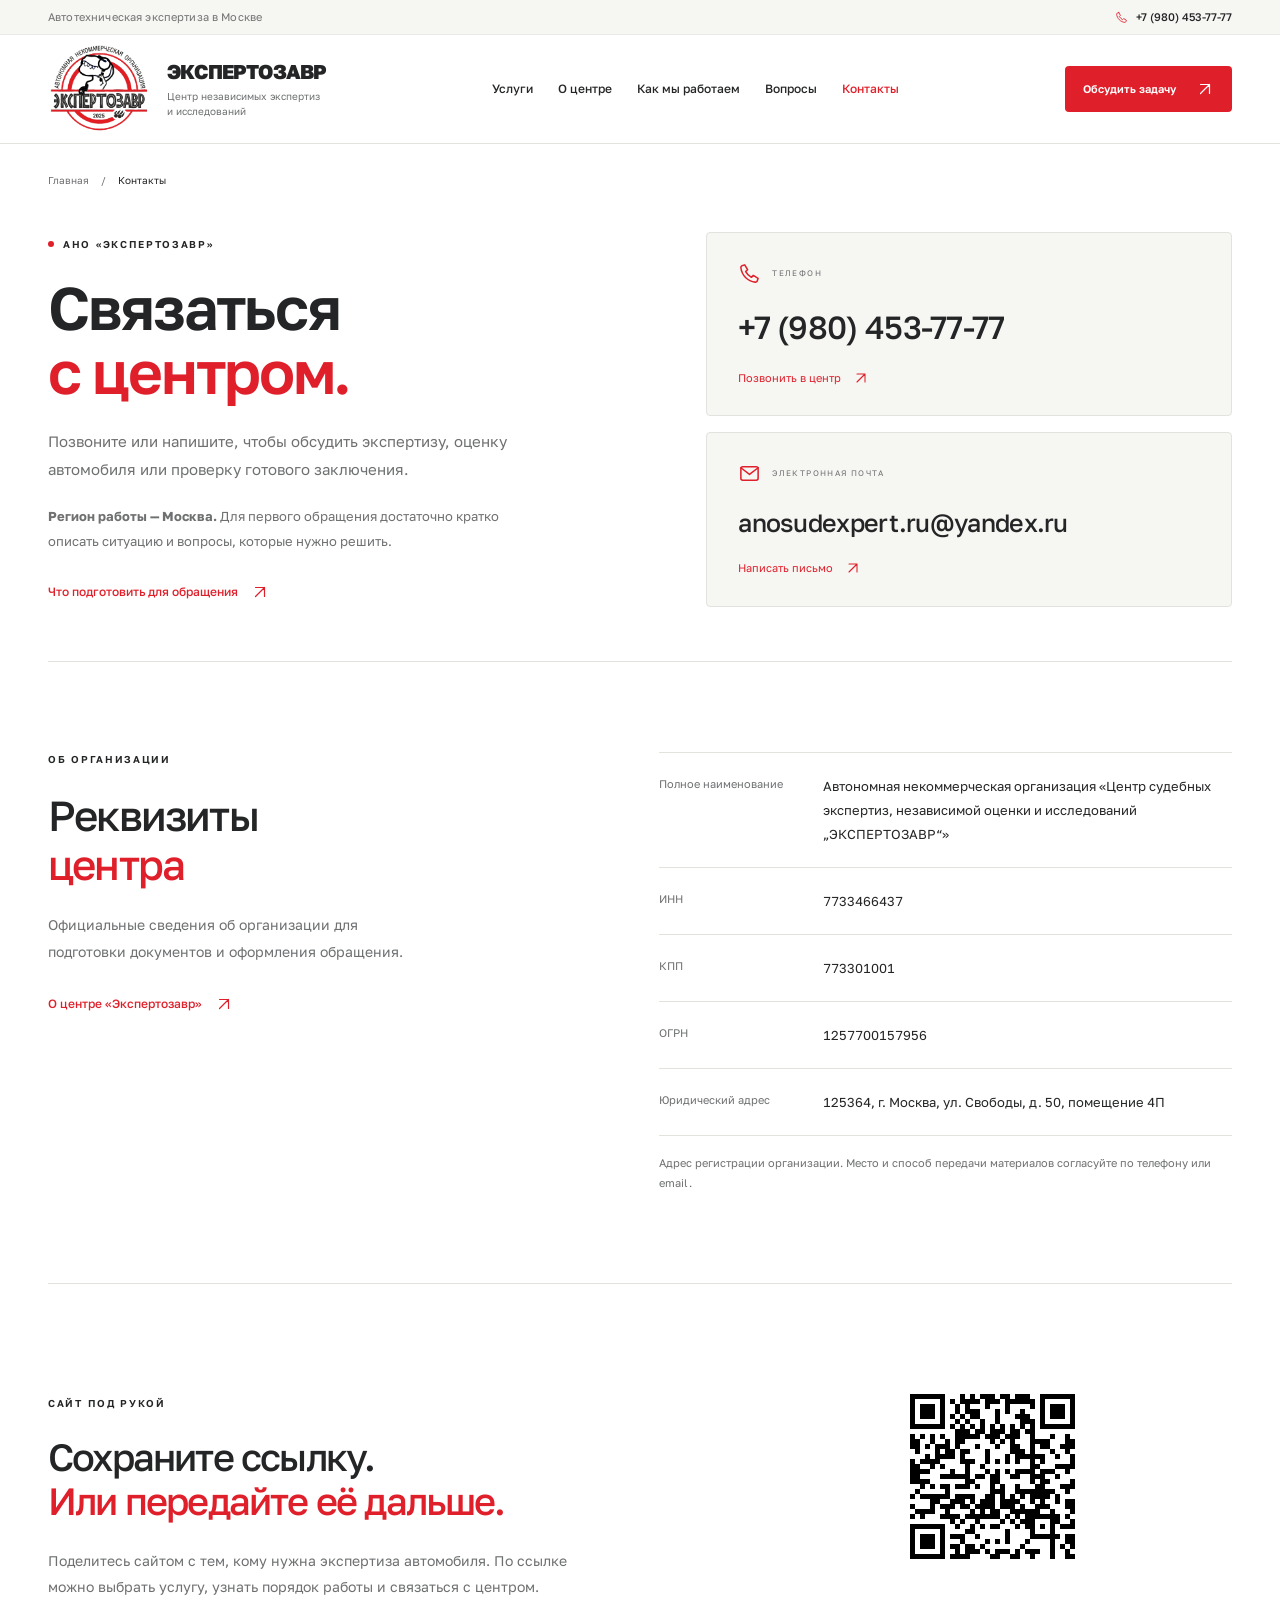
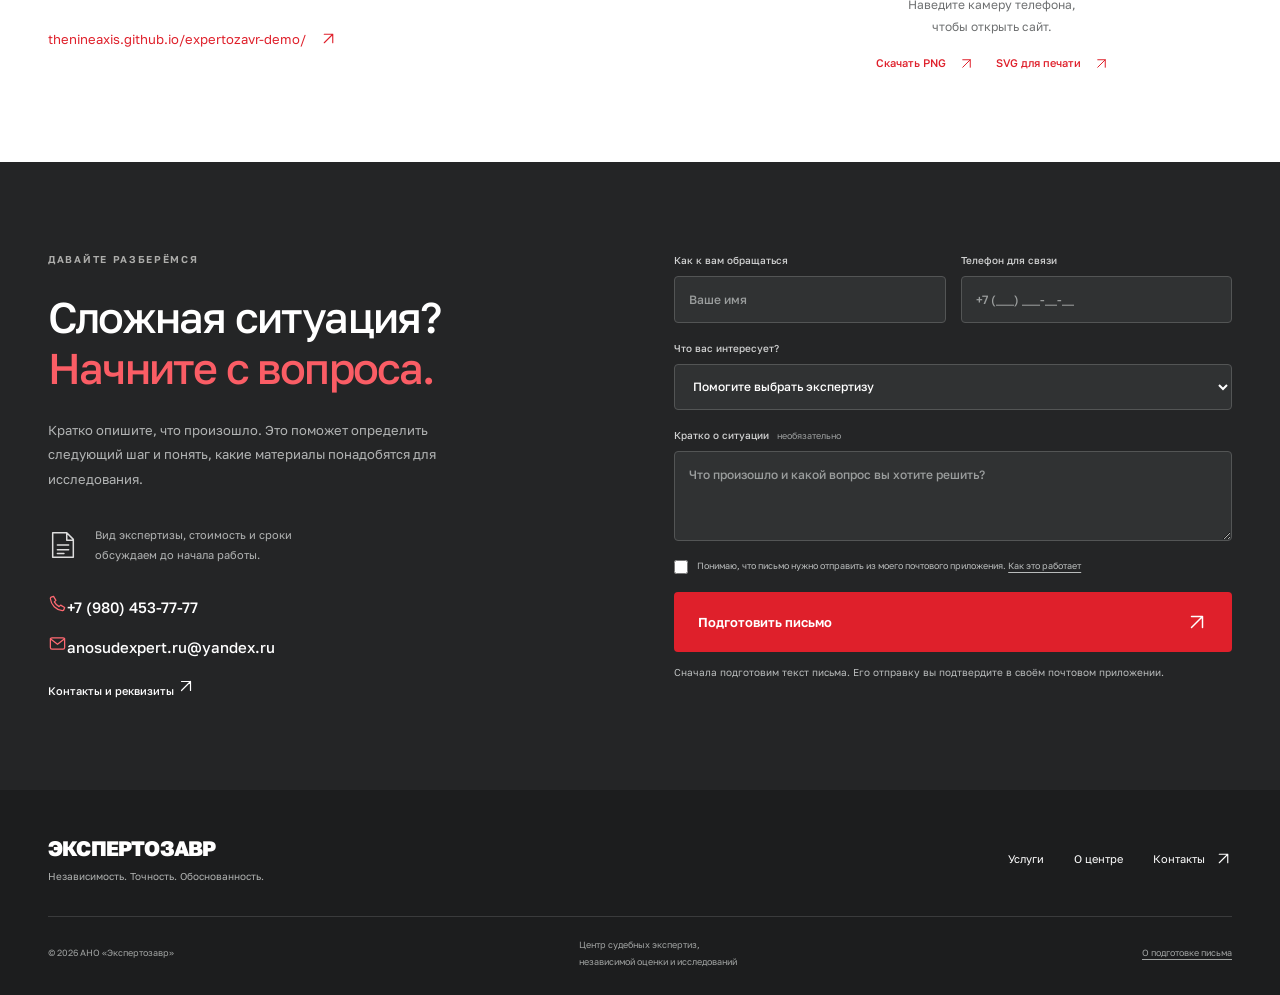
<file: contacts/index.html>
<!doctype html>
<html lang="ru"><head>
<meta charset="utf-8"><meta name="viewport" content="width=device-width, initial-scale=1"><meta name="theme-color" content="#df202b">
<title>Контакты и реквизиты «Экспертозавр» — Москва</title>
<meta name="description" content="Регион работы центра «Экспертозавр» — Москва. Телефон +7 (980) 453-77-77, email anosudexpert.ru@yandex.ru. Контакты и реквизиты организации.">
<link rel="canonical" href="https://thenineaxis.github.io/expertozavr-demo/contacts/"><meta property="og:url" content="https://thenineaxis.github.io/expertozavr-demo/contacts/">
<meta property="og:title" content="Контакты и реквизиты «Экспертозавр» — Москва"><meta property="og:description" content="Регион работы центра «Экспертозавр» — Москва. Телефон +7 (980) 453-77-77, email anosudexpert.ru@yandex.ru. Контакты и реквизиты организации."><meta property="og:type" content="website"><meta property="og:locale" content="ru_RU">
<link rel="icon" type="image/svg+xml" href="../assets/favicon.svg"><link rel="stylesheet" href="../styles.css"><link rel="stylesheet" href="../service.css?v=0.7.0"><script src="../site-config.js?v=0.14.0" defer></script><script src="../email-draft.js?v=0.14.0" defer></script><script src="../app.js?v=0.14.0" defer></script>
<script type="application/ld+json">{"@context": "https://schema.org", "@graph": [{"@type": "ContactPage", "@id": "https://thenineaxis.github.io/expertozavr-demo/contacts/#page", "url": "https://thenineaxis.github.io/expertozavr-demo/contacts/", "name": "Контакты и реквизиты «Экспертозавр»", "mainEntity": {"@id": "https://thenineaxis.github.io/expertozavr-demo/#organization"}}, {"@type": "Organization", "@id": "https://thenineaxis.github.io/expertozavr-demo/#organization", "name": "АНО «Экспертозавр»", "legalName": "Автономная некоммерческая организация «Центр судебных экспертиз, независимой оценки и исследований „ЭКСПЕРТОЗАВР“»", "alternateName": "Центр судебных экспертиз, независимой оценки и исследований «Экспертозавр»", "url": "https://thenineaxis.github.io/expertozavr-demo/", "logo": "https://thenineaxis.github.io/expertozavr-demo/assets/logo-expertozavr.png", "telephone": "+79804537777", "email": "anosudexpert.ru@yandex.ru", "taxID": "7733466437", "identifier": [{"@type": "PropertyValue", "propertyID": "ОГРН", "value": "1257700157956"}, {"@type": "PropertyValue", "propertyID": "КПП", "value": "773301001"}], "contactPoint": {"@type": "ContactPoint", "telephone": "+79804537777", "email": "anosudexpert.ru@yandex.ru", "contactType": "customer service", "url": "https://thenineaxis.github.io/expertozavr-demo/contacts/"}, "address": {"@type": "PostalAddress", "postalCode": "125364", "addressCountry": "RU", "addressLocality": "Москва", "streetAddress": "ул. Свободы, д. 50, помещение 4П"}, "areaServed": {"@type": "City", "name": "Москва"}}, {"@type": "BreadcrumbList", "itemListElement": [{"@type": "ListItem", "position": 1, "name": "Главная", "item": "https://thenineaxis.github.io/expertozavr-demo/"}, {"@type": "ListItem", "position": 2, "name": "Контакты", "item": "https://thenineaxis.github.io/expertozavr-demo/contacts/"}]}]}</script>
<link rel="stylesheet" href="../contacts.css?v=0.15.0">
<meta property="og:site_name" content="Экспертозавр"><meta property="og:image" content="https://thenineaxis.github.io/expertozavr-demo/assets/social-card.jpg?v=0.15.0"><meta property="og:image:type" content="image/jpeg"><meta property="og:image:width" content="1200"><meta property="og:image:height" content="630"><meta property="og:image:alt" content="Экспертозавр — автотехническая экспертиза. Телефон +7 (980) 453-77-77.">
</head><body class="service-page contacts-page"><a class="skip-link" href="#main">Перейти к содержанию</a>
<svg class="icon-library" xmlns="http://www.w3.org/2000/svg" aria-hidden="true">
<symbol id="i-arrow" viewBox="0 0 24 24"><path d="M5 12h14m-6-6 6 6-6 6"/></symbol><symbol id="i-up-right" viewBox="0 0 24 24"><path d="M6 18 18 6M6 6h12v12"/></symbol><symbol id="i-check" viewBox="0 0 24 24"><path d="m5 12 4 4L19 6"/></symbol>
<symbol id="i-car" viewBox="0 0 32 32"><path d="m6 12 3-7h14l3 7M5 12h22l2 6v7H3v-7l2-6ZM6 25v3m20-3v3M3 19h26M8 15v1m16-1v1"/></symbol>
<symbol id="i-search" viewBox="0 0 32 32"><circle cx="14" cy="14" r="9"/><path d="m21 21 7 7M14 9v10m-5-5h10"/></symbol>
<symbol id="i-tool" viewBox="0 0 32 32"><path d="M27 4a9 9 0 0 1-11 12L7 27a3 3 0 0 1-4-4l11-9A9 9 0 0 1 26 3l-6 6 3 3 6-6"/></symbol>
<symbol id="i-route" viewBox="0 0 32 32"><circle cx="7" cy="7" r="3"/><circle cx="25" cy="25" r="3"/><path d="M10 7h10a6 6 0 0 1 0 12h-8a5 5 0 0 0 0 10M7 13v3m18-7v6M3 25h5"/></symbol>
<symbol id="i-document" viewBox="0 0 32 32"><path d="M8 3h12l7 7v19H5V3h3Zm12 0v8h7M10 16h12m-12 5h12m-12 4h7"/></symbol>
<symbol id="i-scale" viewBox="0 0 32 32"><path d="M16 3v25M6 29h20M5 9l22-3M7 9l-5 11h10L7 9Zm18-3-5 11h10L25 6Z"/></symbol>
<symbol id="i-shield" viewBox="0 0 32 32"><path d="m16 3 12 4v9c0 7-12 13-12 13S4 23 4 16V7l12-4Z"/><path d="m10 15 4 4 8-9"/></symbol>
<symbol id="i-phone" viewBox="0 0 24 24"><path d="m7 3 3 5-2 2a15 15 0 0 0 6 6l2-2 5 3-1 3a2 2 0 0 1-2 1C10 20 4 14 3 6a2 2 0 0 1 1-2l3-1Z"/></symbol><symbol id="i-mail" viewBox="0 0 24 24"><rect x="3" y="5" width="18" height="14" rx="2"/><path d="m3 6 9 7 9-7"/></symbol></svg>
<div class="topline"><div class="container topline-inner"><span>Автотехническая экспертиза в Москве</span><a class="topline-contact" href="tel:+79804537777" aria-label="Позвонить в центр: +7 (980) 453-77-77"><svg aria-hidden="true"><use href="#i-phone"/></svg>+7 (980) 453-77-77</a></div></div>
<header class="site-header"><div class="container header-inner">
<a class="brand" href="../" aria-label="Экспертозавр — главная"><img src="../assets/logo-expertozavr.png" alt="Логотип АНО «Экспертозавр»: динозавр с лупой" width="104" height="94"><span class="brand-copy"><strong>ЭКСПЕРТОЗАВР</strong><span>Центр независимых экспертиз<br>и исследований</span></span></a>
<nav class="desktop-nav" aria-label="Основная навигация"><a href="../services/">Услуги</a><a href="../about/">О центре</a><a href="../process/">Как мы работаем</a><a href="../questions/">Вопросы</a><a href="./" aria-current="page">Контакты</a></nav>
<a class="button button-small header-cta" href="#consultation">Обсудить задачу <svg><use href="#i-up-right"/></svg></a><button class="menu-toggle" aria-label="Открыть меню" aria-expanded="false" aria-controls="mobile-nav"><span></span><span></span></button></div>
<nav class="mobile-nav" id="mobile-nav" aria-label="Мобильная навигация" hidden><a href="../services/">Услуги</a><a href="../about/">О центре</a><a href="../process/">Как мы работаем</a><a href="../questions/">Вопросы</a><a href="./" aria-current="page">Контакты</a><a href="#consultation">Обсудить задачу ↗</a></nav></header>
<main id="main">
<nav class="breadcrumbs container" aria-label="Хлебные крошки"><a href="../">Главная</a><span aria-hidden="true">/</span><span aria-current="page">Контакты</span></nav>
<section class="contact-hero container" aria-labelledby="contacts-title"><div><p class="eyebrow"><span></span> АНО «ЭКСПЕРТОЗАВР»</p><h1 id="contacts-title">Связаться<br><em>с центром.</em></h1><p class="contact-lead">Позвоните или напишите, чтобы обсудить экспертизу, оценку автомобиля или проверку готового заключения.</p><p class="contact-intro-note"><strong>Регион работы — Москва.</strong> Для первого обращения достаточно кратко описать ситуацию и вопросы, которые нужно решить.</p><a class="text-link" href="../process/#preparation">Что подготовить для обращения <svg><use href="#i-up-right"/></svg></a></div><div class="contact-channel-list"><a class="contact-channel" href="tel:+79804537777"><span class="contact-channel-label"><svg aria-hidden="true"><use href="#i-phone"/></svg>ТЕЛЕФОН</span><strong class="contact-channel-value contact-phone-value">+7 (980) 453-77-77</strong><span class="contact-channel-note">Позвонить в центр <svg aria-hidden="true"><use href="#i-up-right"/></svg></span></a><a class="contact-channel" href="mailto:anosudexpert.ru@yandex.ru"><span class="contact-channel-label"><svg aria-hidden="true"><use href="#i-mail"/></svg>ЭЛЕКТРОННАЯ ПОЧТА</span><strong class="contact-channel-value contact-email-value">anosudexpert.ru@yandex.ru</strong><span class="contact-channel-note">Написать письмо <svg aria-hidden="true"><use href="#i-up-right"/></svg></span></a></div></section>
<section class="section container contact-requisites" id="requisites" aria-labelledby="requisites-title"><div><p class="eyebrow">ОБ ОРГАНИЗАЦИИ</p><h2 id="requisites-title">Реквизиты<br><em>центра</em></h2><p class="contact-requisites-note">Официальные сведения об организации для подготовки документов и оформления обращения.</p><a class="text-link" href="../about/">О центре «Экспертозавр» <svg><use href="#i-up-right"/></svg></a></div><div class="contact-requisite-details"><dl class="requisite-list"><div class="requisite-row"><dt>Полное наименование</dt><dd>Автономная некоммерческая организация «Центр судебных экспертиз, независимой оценки и исследований „ЭКСПЕРТОЗАВР“»</dd></div><div class="requisite-row"><dt>ИНН</dt><dd>7733466437</dd></div><div class="requisite-row"><dt>КПП</dt><dd>773301001</dd></div><div class="requisite-row"><dt>ОГРН</dt><dd>1257700157956</dd></div><div class="requisite-row"><dt>Юридический адрес</dt><dd>125364, г. Москва, ул. Свободы, д. 50, помещение 4П</dd></div></dl><p class="contact-address-note">Адрес регистрации организации. Место и способ передачи материалов согласуйте по телефону или email.</p></div></section>
<section class="section container contact-share" id="share-site" aria-labelledby="share-title"><div class="contact-share-copy"><p class="eyebrow">САЙТ ПОД РУКОЙ</p><h2 id="share-title">Сохраните ссылку.<br><em>Или передайте её дальше.</em></h2><p>Поделитесь сайтом с тем, кому нужна экспертиза автомобиля. По ссылке можно выбрать услугу, узнать порядок работы и связаться с центром.</p><a class="contact-site-url" href="https://thenineaxis.github.io/expertozavr-demo/">thenineaxis.github.io/expertozavr-demo/ <svg aria-hidden="true"><use href="#i-up-right"/></svg></a></div><div class="contact-qr"><img src="../assets/site-qr.png" width="984" height="984" alt="QR-код главной страницы сайта «Экспертозавр»" loading="lazy"><p>Наведите камеру телефона,<br>чтобы открыть сайт.</p><div class="contact-qr-downloads"><a class="text-link" href="../assets/site-qr.png" download="expertozavr-qr.png">Скачать PNG <svg aria-hidden="true"><use href="#i-up-right"/></svg></a><a class="text-link" href="../assets/site-qr.svg" download="expertozavr-qr.svg">SVG для печати <svg aria-hidden="true"><use href="#i-up-right"/></svg></a></div></div></section>
<section class="consultation section" id="consultation" aria-labelledby="consultation-title"><div class="container consultation-grid"><div class="consultation-copy"><p class="eyebrow">ДАВАЙТЕ РАЗБЕРЁМСЯ</p><h2 id="consultation-title">Сложная ситуация?<br><em>Начните с вопроса.</em></h2><p>Кратко опишите, что произошло. Это поможет определить следующий шаг и понять, какие материалы понадобятся для исследования.</p><div class="consultation-footer"><svg><use href="#i-document"/></svg><span>Вид экспертизы, стоимость и сроки<br>обсуждаем до начала работы.</span></div><address id="contact-details" class="contact-methods"><a class="contact-method" href="tel:+79804537777"><svg aria-hidden="true"><use href="#i-phone"/></svg><span>+7 (980) 453-77-77</span></a><a class="contact-method" href="mailto:anosudexpert.ru@yandex.ru"><svg aria-hidden="true"><use href="#i-mail"/></svg><span>anosudexpert.ru@yandex.ru</span></a><a class="text-link contact-all" href="./">Контакты и реквизиты <svg aria-hidden="true"><use href="#i-up-right"/></svg></a></address></div>
<form id="consultation-form"><div class="form-row"><label>Как к вам обращаться<input name="name" autocomplete="name" placeholder="Ваше имя" maxlength="80" required></label><label>Телефон для связи<input name="phone" type="tel" autocomplete="tel" inputmode="tel" placeholder="+7 (___) ___-__-__" minlength="10" maxlength="30" required aria-describedby="phone-error"><span id="phone-error" class="field-error" hidden>Укажите номер: от 10 до 15 цифр.</span></label></div><label>Что вас интересует?<select name="service" id="service-select"><option value="Не знаю, нужна консультация">Помогите выбрать экспертизу</option><option value="Экспертиза после ДТП">Экспертиза после ДТП</option><option value="Обстоятельства ДТП">Обстоятельства ДТП</option><option value="Техническое состояние автомобиля">Техническое состояние автомобиля</option><option value="Транспортно-трасологическая экспертиза">Транспортно-трасологическая экспертиза</option><option value="Независимая оценка автомобиля">Независимая оценка автомобиля</option><option value="Рецензирование экспертного заключения">Рецензирование экспертного заключения</option></select></label><label>Кратко о ситуации <span class="optional">необязательно</span><textarea name="message" placeholder="Что произошло и какой вопрос вы хотите решить?" rows="3" maxlength="2000"></textarea></label><label class="consent"><input type="checkbox" name="consent" required><span>Понимаю, что письмо нужно отправить из моего почтового приложения. <button type="button" class="inline-button" id="privacy-open">Как это работает</button></span></label><button class="button submit-button" type="submit" disabled>Подготовить письмо <svg><use href="#i-up-right"/></svg></button><p class="form-note" id="form-mode-note">Сначала подготовим текст письма. Его отправку вы подтвердите в своём почтовом приложении.</p><noscript><p class="form-note">Для подготовки письма включите JavaScript или свяжитесь с центром по телефону и email, указанным рядом.</p></noscript><div id="form-result" class="form-result" role="region" aria-label="Подготовленное письмо" tabindex="-1" hidden></div></form></div></section>
</main>
<footer class="site-footer"><div class="container"><div class="footer-main"><a class="footer-brand" href="../">ЭКСПЕРТОЗАВР<span>Независимость. Точность. Обоснованность.</span></a><div class="footer-links"><a href="../services/">Услуги</a><a href="../about/">О центре</a><a href="./" aria-current="page">Контакты <svg><use href="#i-up-right"/></svg></a></div></div><div class="footer-bottom"><p>© <span id="year">2026</span> АНО «Экспертозавр»</p><p>Центр судебных экспертиз,<br>независимой оценки и исследований</p><button class="inline-button" id="footer-privacy">О подготовке письма</button></div></div></footer>
<dialog id="service-dialog" class="modal" aria-labelledby="dialog-title"><button class="modal-close" aria-label="Закрыть окно">×</button><p class="eyebrow" id="dialog-eyebrow">НАПРАВЛЕНИЕ ЭКСПЕРТИЗЫ</p><h2 id="dialog-title"></h2><p id="dialog-description"></p><div id="dialog-extra"></div><a class="button" href="#consultation" id="dialog-cta">Обсудить эту задачу <svg><use href="#i-up-right"/></svg></a></dialog>
</body>
</html>
</file>
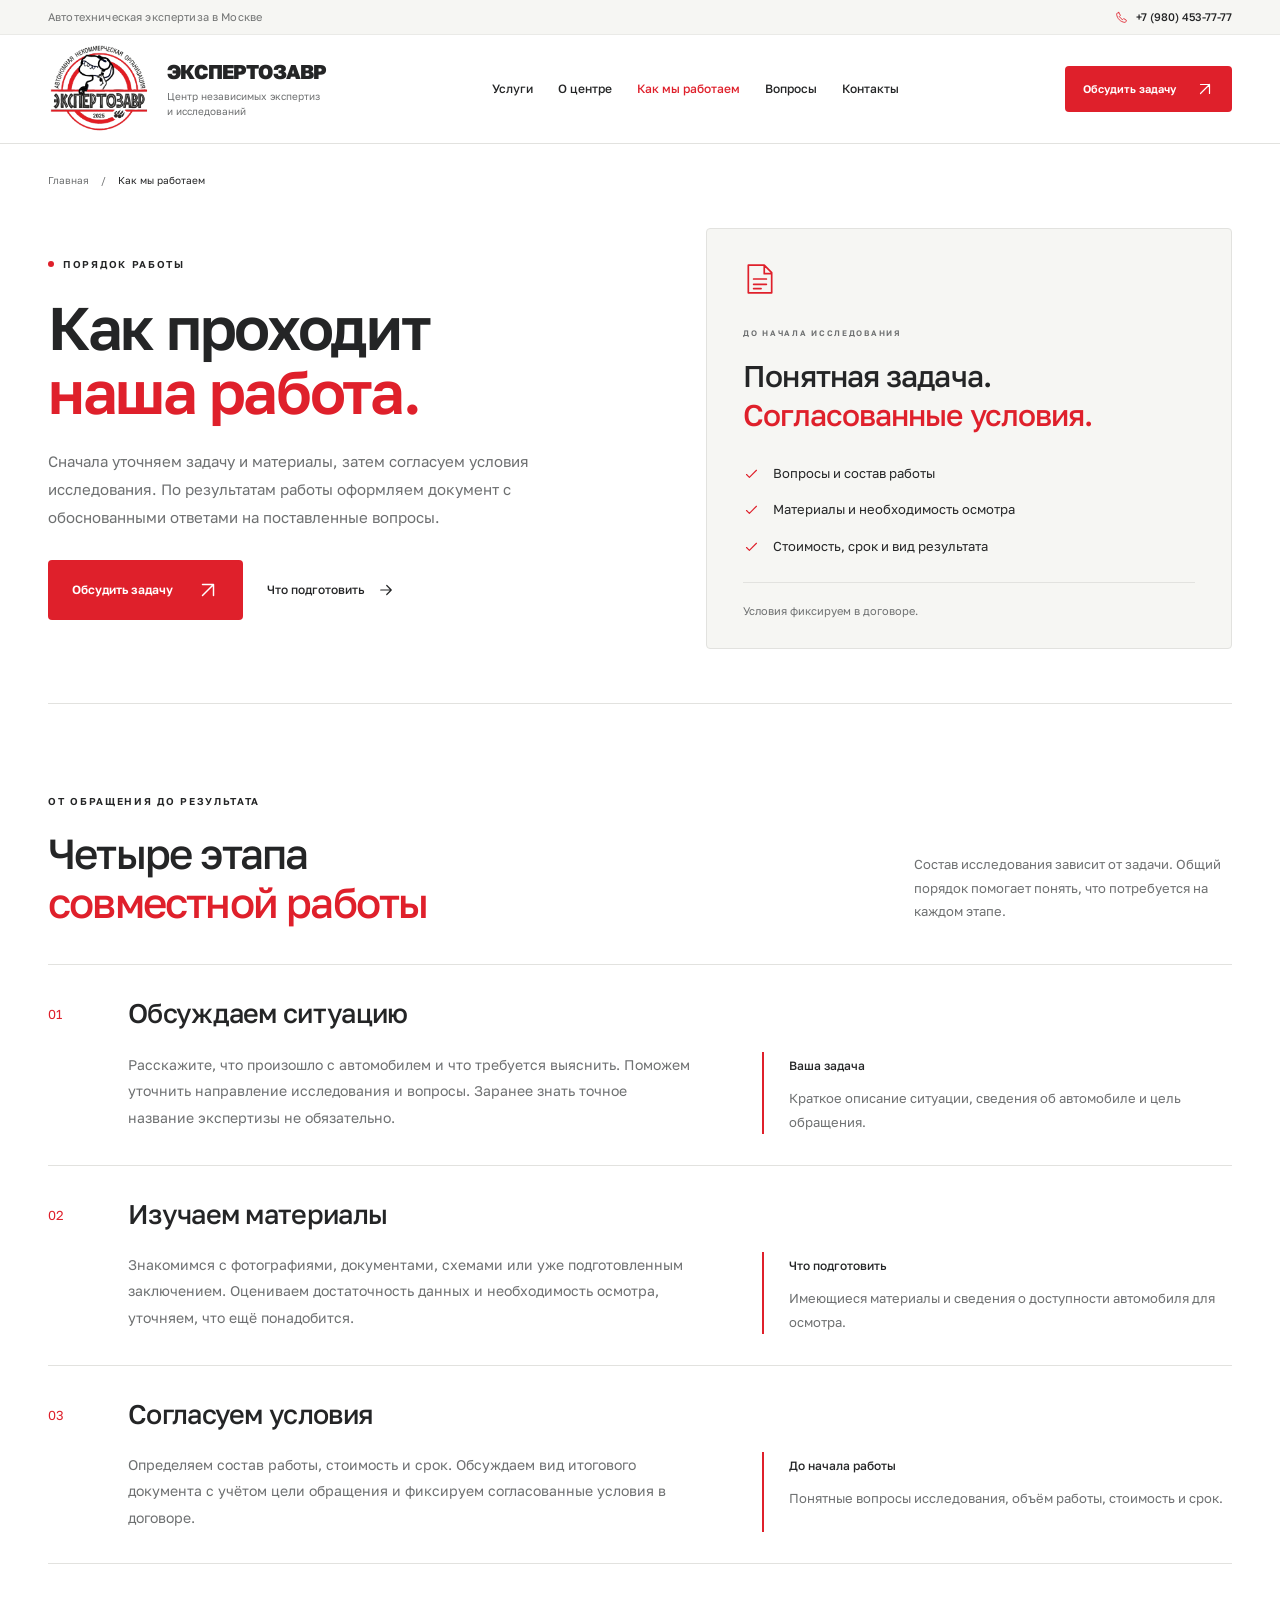
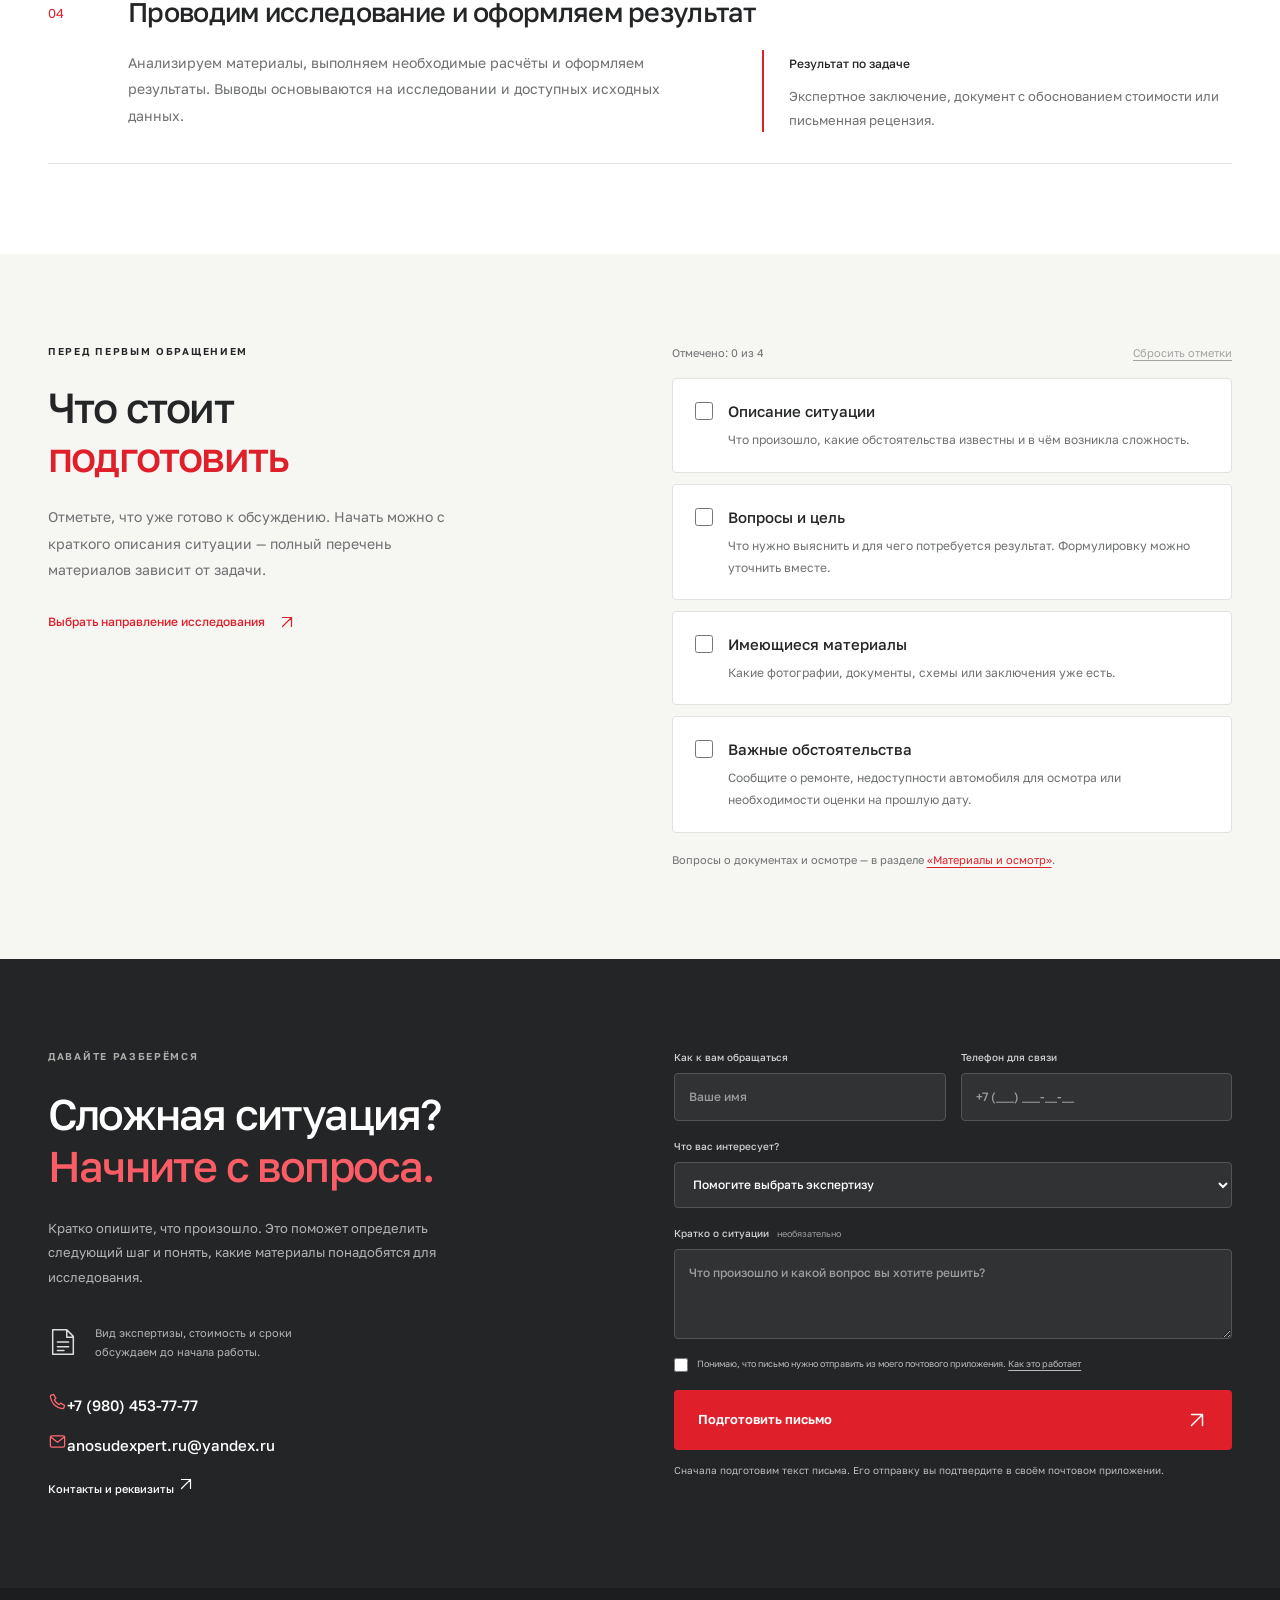
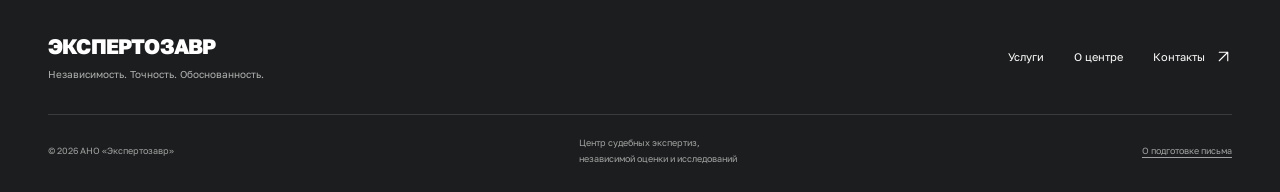
<file: process/index.html>
<!doctype html>
<html lang="ru"><head>
<meta charset="utf-8"><meta name="viewport" content="width=device-width, initial-scale=1"><meta name="theme-color" content="#df202b">
<title>Как проходит экспертиза автомобиля — «Экспертозавр»</title>
<meta name="description" content="Как начать работу с центром «Экспертозавр»: описание задачи, подготовка материалов, согласование стоимости и сроков, исследование и итоговый документ.">
<link rel="canonical" href="https://thenineaxis.github.io/expertozavr-demo/process/"><meta property="og:url" content="https://thenineaxis.github.io/expertozavr-demo/process/">
<meta property="og:title" content="Как мы работаем — Экспертозавр"><meta property="og:description" content="От первого обращения до результата исследования: этапы, подготовка и согласование условий."><meta property="og:type" content="website"><meta property="og:locale" content="ru_RU">
<link rel="icon" type="image/svg+xml" href="../assets/favicon.svg"><link rel="stylesheet" href="../styles.css"><link rel="stylesheet" href="../service.css?v=0.7.0"><link rel="stylesheet" href="../work.css?v=0.12.0"><script src="../site-config.js?v=0.14.0" defer></script><script src="../email-draft.js?v=0.14.0" defer></script><script src="../app.js?v=0.14.0" defer></script><script src="../work.js?v=0.12.0" defer></script>
<script type="application/ld+json">{"@context": "https://schema.org", "@graph": [{"@type": "WebPage", "@id": "https://thenineaxis.github.io/expertozavr-demo/process/#page", "url": "https://thenineaxis.github.io/expertozavr-demo/process/", "name": "Как мы работаем — Экспертозавр", "description": "Порядок обращения, подготовки материалов, согласования условий и проведения исследования.", "about": {"@id": "https://thenineaxis.github.io/expertozavr-demo/#organization"}}, {"@type": "BreadcrumbList", "itemListElement": [{"@type": "ListItem", "position": 1, "name": "Главная", "item": "https://thenineaxis.github.io/expertozavr-demo/"}, {"@type": "ListItem", "position": 2, "name": "Как мы работаем", "item": "https://thenineaxis.github.io/expertozavr-demo/process/"}]}]}</script>
<link rel="stylesheet" href="../contacts.css?v=0.15.0">
<meta property="og:site_name" content="Экспертозавр"><meta property="og:image" content="https://thenineaxis.github.io/expertozavr-demo/assets/social-card.jpg?v=0.15.0"><meta property="og:image:type" content="image/jpeg"><meta property="og:image:width" content="1200"><meta property="og:image:height" content="630"><meta property="og:image:alt" content="Экспертозавр — автотехническая экспертиза. Телефон +7 (980) 453-77-77.">
</head><body class="service-page work-page"><a class="skip-link" href="#main">Перейти к содержанию</a>
<svg class="icon-library" xmlns="http://www.w3.org/2000/svg" aria-hidden="true">
<symbol id="i-arrow" viewBox="0 0 24 24"><path d="M5 12h14m-6-6 6 6-6 6"/></symbol><symbol id="i-up-right" viewBox="0 0 24 24"><path d="M6 18 18 6M6 6h12v12"/></symbol><symbol id="i-check" viewBox="0 0 24 24"><path d="m5 12 4 4L19 6"/></symbol>
<symbol id="i-car" viewBox="0 0 32 32"><path d="m6 12 3-7h14l3 7M5 12h22l2 6v7H3v-7l2-6ZM6 25v3m20-3v3M3 19h26M8 15v1m16-1v1"/></symbol>
<symbol id="i-search" viewBox="0 0 32 32"><circle cx="14" cy="14" r="9"/><path d="m21 21 7 7M14 9v10m-5-5h10"/></symbol>
<symbol id="i-tool" viewBox="0 0 32 32"><path d="M27 4a9 9 0 0 1-11 12L7 27a3 3 0 0 1-4-4l11-9A9 9 0 0 1 26 3l-6 6 3 3 6-6"/></symbol>
<symbol id="i-route" viewBox="0 0 32 32"><circle cx="7" cy="7" r="3"/><circle cx="25" cy="25" r="3"/><path d="M10 7h10a6 6 0 0 1 0 12h-8a5 5 0 0 0 0 10M7 13v3m18-7v6M3 25h5"/></symbol>
<symbol id="i-document" viewBox="0 0 32 32"><path d="M8 3h12l7 7v19H5V3h3Zm12 0v8h7M10 16h12m-12 5h12m-12 4h7"/></symbol>
<symbol id="i-scale" viewBox="0 0 32 32"><path d="M16 3v25M6 29h20M5 9l22-3M7 9l-5 11h10L7 9Zm18-3-5 11h10L25 6Z"/></symbol>
<symbol id="i-shield" viewBox="0 0 32 32"><path d="m16 3 12 4v9c0 7-12 13-12 13S4 23 4 16V7l12-4Z"/><path d="m10 15 4 4 8-9"/></symbol>
<symbol id="i-phone" viewBox="0 0 24 24"><path d="m7 3 3 5-2 2a15 15 0 0 0 6 6l2-2 5 3-1 3a2 2 0 0 1-2 1C10 20 4 14 3 6a2 2 0 0 1 1-2l3-1Z"/></symbol><symbol id="i-mail" viewBox="0 0 24 24"><rect x="3" y="5" width="18" height="14" rx="2"/><path d="m3 6 9 7 9-7"/></symbol></svg>
<div class="topline"><div class="container topline-inner"><span>Автотехническая экспертиза в Москве</span><a class="topline-contact" href="tel:+79804537777" aria-label="Позвонить в центр: +7 (980) 453-77-77"><svg aria-hidden="true"><use href="#i-phone"/></svg>+7 (980) 453-77-77</a></div></div>
<header class="site-header"><div class="container header-inner">
<a class="brand" href="../" aria-label="Экспертозавр — главная"><img src="../assets/logo-expertozavr.png" alt="Логотип АНО «Экспертозавр»: динозавр с лупой" width="104" height="94"><span class="brand-copy"><strong>ЭКСПЕРТОЗАВР</strong><span>Центр независимых экспертиз<br>и исследований</span></span></a>
<nav class="desktop-nav" aria-label="Основная навигация"><a href="../services/">Услуги</a><a href="../about/">О центре</a><a href="./" aria-current="page">Как мы работаем</a><a href="../questions/">Вопросы</a><a href="../contacts/">Контакты</a></nav>
<a class="button button-small header-cta" href="#consultation">Обсудить задачу <svg><use href="#i-up-right"/></svg></a><button class="menu-toggle" aria-label="Открыть меню" aria-expanded="false" aria-controls="mobile-nav"><span></span><span></span></button></div>
<nav class="mobile-nav" id="mobile-nav" aria-label="Мобильная навигация" hidden><a href="../services/">Услуги</a><a href="../about/">О центре</a><a href="./" aria-current="page">Как мы работаем</a><a href="../questions/">Вопросы</a><a href="../contacts/">Контакты</a><a href="#consultation">Обсудить задачу ↗</a></nav></header>
<main id="main">
<nav class="breadcrumbs container" aria-label="Хлебные крошки"><a href="../">Главная</a><span aria-hidden="true">/</span><span aria-current="page">Как мы работаем</span></nav>
<section class="service-hero container work-hero" aria-labelledby="work-title"><div class="service-hero-copy"><p class="eyebrow"><span></span> ПОРЯДОК РАБОТЫ</p><h1 id="work-title">Как проходит<br><em>наша работа.</em></h1><p class="service-lead">Сначала уточняем задачу и материалы, затем согласуем условия исследования. По результатам работы оформляем документ с обоснованными ответами на поставленные вопросы.</p><div class="hero-actions"><a class="button" href="#consultation">Обсудить задачу <svg><use href="#i-up-right"/></svg></a><a class="text-link" href="#preparation">Что подготовить <svg><use href="#i-arrow"/></svg></a></div></div><aside class="work-agreement" aria-label="Что согласуем перед исследованием"><svg class="work-agreement-icon" aria-hidden="true"><use href="#i-document"/></svg><p class="eyebrow">ДО НАЧАЛА ИССЛЕДОВАНИЯ</p><h2>Понятная задача.<br><em>Согласованные условия.</em></h2><ul class="check-list"><li><svg aria-hidden="true"><use href="#i-check"/></svg><span>Вопросы и состав работы</span></li><li><svg aria-hidden="true"><use href="#i-check"/></svg><span>Материалы и необходимость осмотра</span></li><li><svg aria-hidden="true"><use href="#i-check"/></svg><span>Стоимость, срок и вид результата</span></li></ul><p class="work-agreement-note">Условия фиксируем в договоре.</p></aside></section>
<section class="section container work-stages-section" id="stages" aria-labelledby="stages-title"><div class="section-heading"><div><p class="eyebrow">ОТ ОБРАЩЕНИЯ ДО РЕЗУЛЬТАТА</p><h2 id="stages-title">Четыре этапа<br><em>совместной работы</em></h2></div><p class="section-intro">Состав исследования зависит от задачи. Общий порядок помогает понять, что потребуется на каждом этапе.</p></div><ol class="work-stages">
<li class="work-stage"><span class="work-stage-number" aria-hidden="true">01</span><div><h3>Обсуждаем ситуацию</h3><div class="work-stage-content"><p>Расскажите, что произошло с автомобилем и что требуется выяснить. Поможем уточнить направление исследования и вопросы. Заранее знать точное название экспертизы не обязательно.</p><div class="work-stage-outcome"><strong>Ваша задача</strong><p>Краткое описание ситуации, сведения об автомобиле и цель обращения.</p></div></div></div></li>
<li class="work-stage"><span class="work-stage-number" aria-hidden="true">02</span><div><h3>Изучаем материалы</h3><div class="work-stage-content"><p>Знакомимся с фотографиями, документами, схемами или уже подготовленным заключением. Оцениваем достаточность данных и необходимость осмотра, уточняем, что ещё понадобится.</p><div class="work-stage-outcome"><strong>Что подготовить</strong><p>Имеющиеся материалы и сведения о доступности автомобиля для осмотра.</p></div></div></div></li>
<li class="work-stage"><span class="work-stage-number" aria-hidden="true">03</span><div><h3>Согласуем условия</h3><div class="work-stage-content"><p>Определяем состав работы, стоимость и срок. Обсуждаем вид итогового документа с учётом цели обращения и фиксируем согласованные условия в договоре.</p><div class="work-stage-outcome"><strong>До начала работы</strong><p>Понятные вопросы исследования, объём работы, стоимость и срок.</p></div></div></div></li>
<li class="work-stage"><span class="work-stage-number" aria-hidden="true">04</span><div><h3>Проводим исследование и оформляем результат</h3><div class="work-stage-content"><p>Анализируем материалы, выполняем необходимые расчёты и оформляем результаты. Выводы основываются на исследовании и доступных исходных данных.</p><div class="work-stage-outcome"><strong>Результат по задаче</strong><p>Экспертное заключение, документ с обоснованием стоимости или письменная рецензия.</p></div></div></div></li>
</ol></section>
<section class="work-preparation section" id="preparation" aria-labelledby="preparation-title"><div class="container work-preparation-grid"><div class="work-preparation-intro"><p class="eyebrow">ПЕРЕД ПЕРВЫМ ОБРАЩЕНИЕМ</p><h2 id="preparation-title">Что стоит<br><em>подготовить</em></h2><p>Отметьте, что уже готово к обсуждению. Начать можно с краткого описания ситуации — полный перечень материалов зависит от задачи.</p><a class="text-link" href="../services/">Выбрать направление исследования <svg><use href="#i-up-right"/></svg></a></div><div><div class="work-prep-progress" id="preparation-progress" hidden><p id="preparation-count" role="status" aria-live="polite" aria-atomic="true">Отмечено: 0 из 4</p><button type="button" id="preparation-reset" disabled>Сбросить отметки</button></div><div class="work-prep-checklist" id="preparation-checklist">
<label class="work-prep-item"><input type="checkbox" id="preparation-item-1"><span><strong>Описание ситуации</strong><span>Что произошло, какие обстоятельства известны и в чём возникла сложность.</span></span></label>
<label class="work-prep-item"><input type="checkbox" id="preparation-item-2"><span><strong>Вопросы и цель</strong><span>Что нужно выяснить и для чего потребуется результат. Формулировку можно уточнить вместе.</span></span></label>
<label class="work-prep-item"><input type="checkbox" id="preparation-item-3"><span><strong>Имеющиеся материалы</strong><span>Какие фотографии, документы, схемы или заключения уже есть.</span></span></label>
<label class="work-prep-item"><input type="checkbox" id="preparation-item-4"><span><strong>Важные обстоятельства</strong><span>Сообщите о ремонте, недоступности автомобиля для осмотра или необходимости оценки на прошлую дату.</span></span></label>
</div><p class="work-prep-help">Вопросы о документах и осмотре — в разделе <a href="../questions/#materials">«Материалы и осмотр»</a>.</p></div></div></section>
<section class="consultation section" id="consultation" aria-labelledby="consultation-title"><div class="container consultation-grid"><div class="consultation-copy"><p class="eyebrow">ДАВАЙТЕ РАЗБЕРЁМСЯ</p><h2 id="consultation-title">Сложная ситуация?<br><em>Начните с вопроса.</em></h2><p>Кратко опишите, что произошло. Это поможет определить следующий шаг и понять, какие материалы понадобятся для исследования.</p><div class="consultation-footer"><svg><use href="#i-document"/></svg><span>Вид экспертизы, стоимость и сроки<br>обсуждаем до начала работы.</span></div><address id="contact-details" class="contact-methods"><a class="contact-method" href="tel:+79804537777"><svg aria-hidden="true"><use href="#i-phone"/></svg><span>+7 (980) 453-77-77</span></a><a class="contact-method" href="mailto:anosudexpert.ru@yandex.ru"><svg aria-hidden="true"><use href="#i-mail"/></svg><span>anosudexpert.ru@yandex.ru</span></a><a class="text-link contact-all" href="../contacts/">Контакты и реквизиты <svg aria-hidden="true"><use href="#i-up-right"/></svg></a></address></div>
<form id="consultation-form"><div class="form-row"><label>Как к вам обращаться<input name="name" autocomplete="name" placeholder="Ваше имя" maxlength="80" required></label><label>Телефон для связи<input name="phone" type="tel" autocomplete="tel" inputmode="tel" placeholder="+7 (___) ___-__-__" minlength="10" maxlength="30" required aria-describedby="phone-error"><span id="phone-error" class="field-error" hidden>Укажите номер: от 10 до 15 цифр.</span></label></div><label>Что вас интересует?<select name="service" id="service-select"><option value="Не знаю, нужна консультация">Помогите выбрать экспертизу</option><option value="Экспертиза после ДТП">Экспертиза после ДТП</option><option value="Обстоятельства ДТП">Обстоятельства ДТП</option><option value="Техническое состояние автомобиля">Техническое состояние автомобиля</option><option value="Транспортно-трасологическая экспертиза">Транспортно-трасологическая экспертиза</option><option value="Независимая оценка автомобиля">Независимая оценка автомобиля</option><option value="Рецензирование экспертного заключения">Рецензирование экспертного заключения</option></select></label><label>Кратко о ситуации <span class="optional">необязательно</span><textarea name="message" placeholder="Что произошло и какой вопрос вы хотите решить?" rows="3" maxlength="2000"></textarea></label><label class="consent"><input type="checkbox" name="consent" required><span>Понимаю, что письмо нужно отправить из моего почтового приложения. <button type="button" class="inline-button" id="privacy-open">Как это работает</button></span></label><button class="button submit-button" type="submit" disabled>Подготовить письмо <svg><use href="#i-up-right"/></svg></button><p class="form-note" id="form-mode-note">Сначала подготовим текст письма. Его отправку вы подтвердите в своём почтовом приложении.</p><noscript><p class="form-note">Для подготовки письма включите JavaScript или свяжитесь с центром по телефону и email, указанным рядом.</p></noscript><div id="form-result" class="form-result" role="region" aria-label="Подготовленное письмо" tabindex="-1" hidden></div></form></div></section>
</main>
<footer class="site-footer"><div class="container"><div class="footer-main"><a class="footer-brand" href="../">ЭКСПЕРТОЗАВР<span>Независимость. Точность. Обоснованность.</span></a><div class="footer-links"><a href="../services/">Услуги</a><a href="../about/">О центре</a><a href="../contacts/">Контакты <svg><use href="#i-up-right"/></svg></a></div></div><div class="footer-bottom"><p>© <span id="year">2026</span> АНО «Экспертозавр»</p><p>Центр судебных экспертиз,<br>независимой оценки и исследований</p><button class="inline-button" id="footer-privacy">О подготовке письма</button></div></div></footer>
<dialog id="service-dialog" class="modal" aria-labelledby="dialog-title"><button class="modal-close" aria-label="Закрыть окно">×</button><p class="eyebrow" id="dialog-eyebrow">НАПРАВЛЕНИЕ ЭКСПЕРТИЗЫ</p><h2 id="dialog-title"></h2><p id="dialog-description"></p><div id="dialog-extra"></div><a class="button" href="#consultation" id="dialog-cta">Обсудить эту задачу <svg><use href="#i-up-right"/></svg></a></dialog>
</body>
</html>
</file>
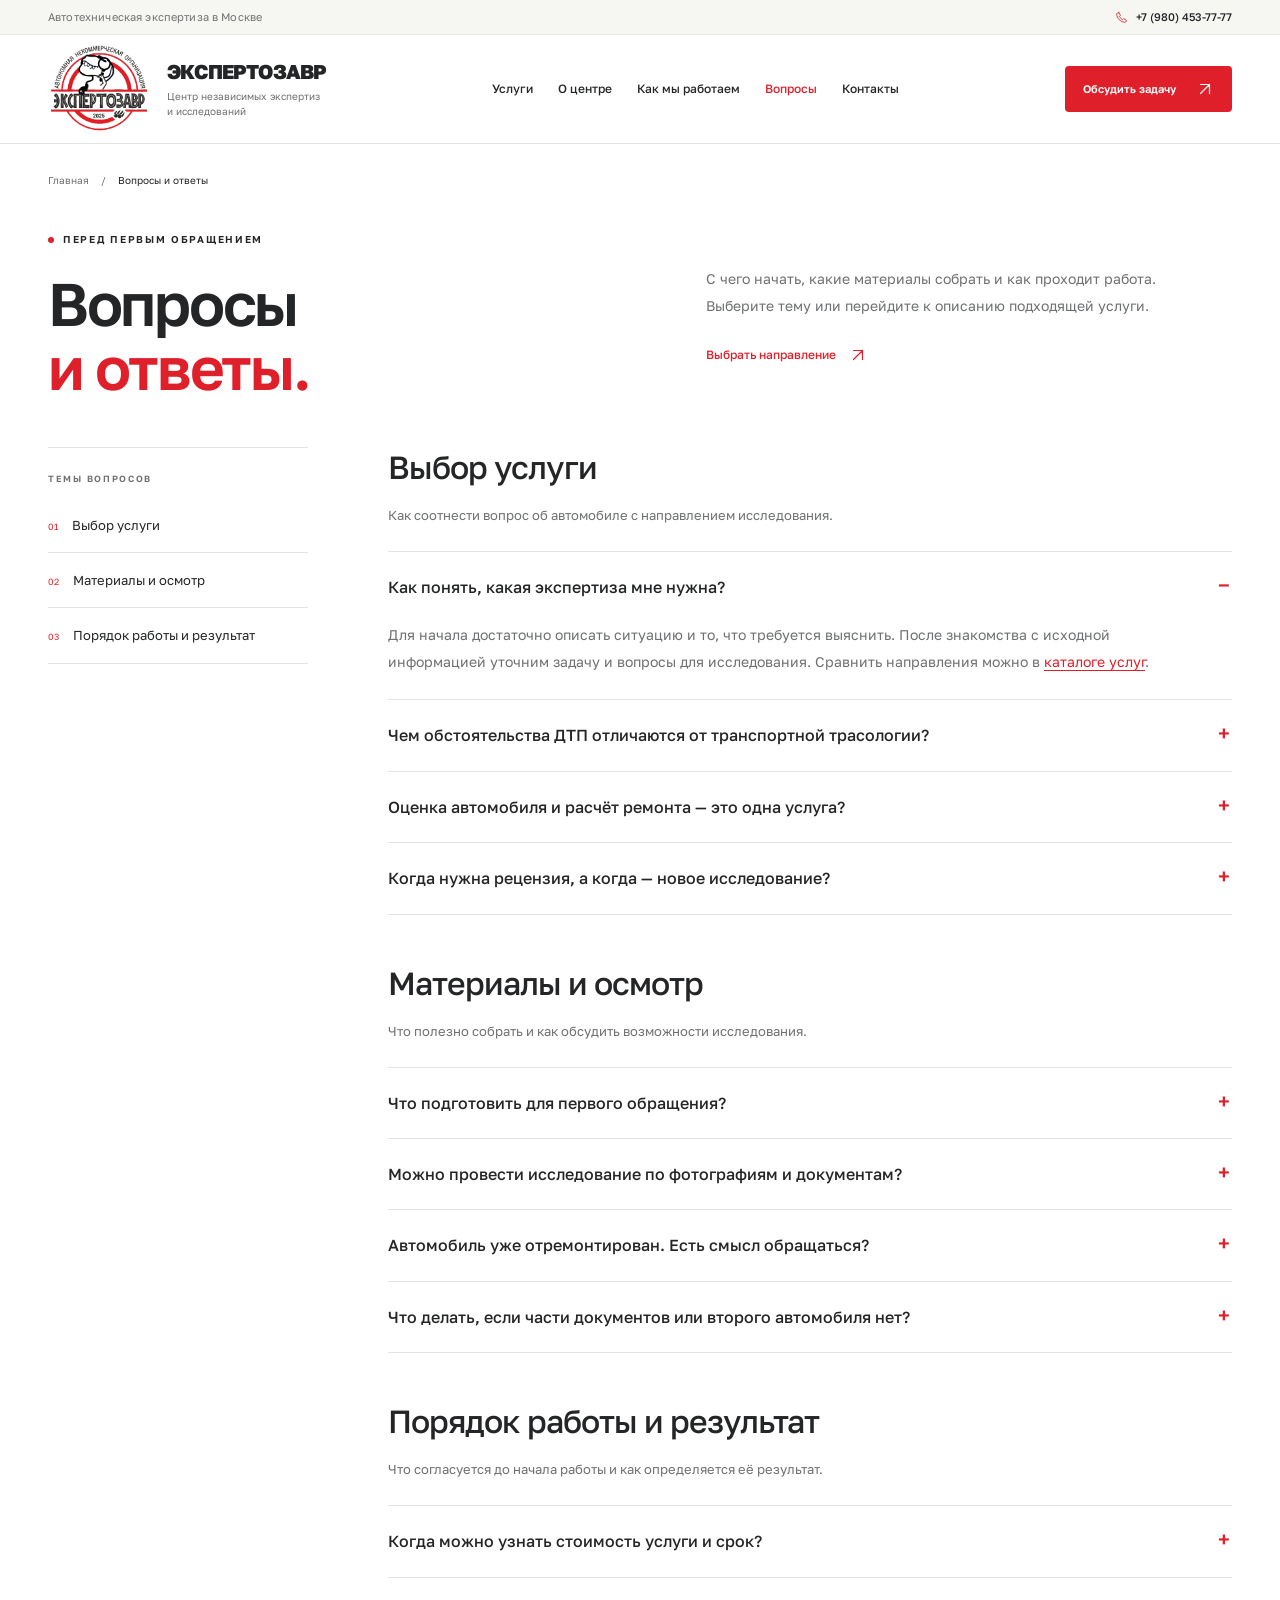
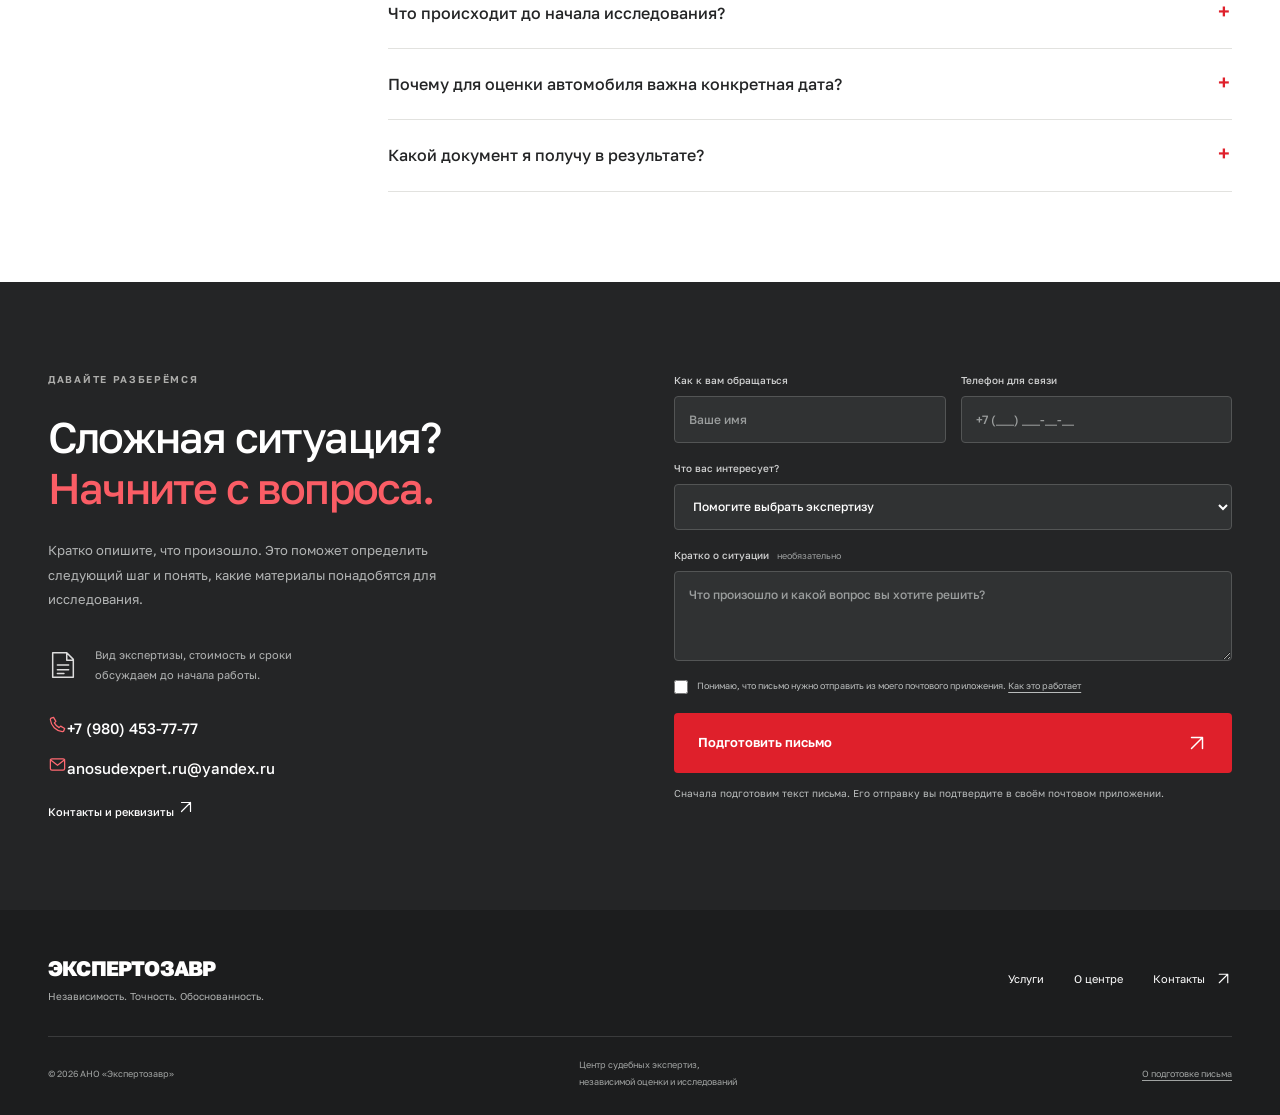
<file: questions/index.html>
<!doctype html>
<html lang="ru"><head>
<meta charset="utf-8"><meta name="viewport" content="width=device-width, initial-scale=1"><meta name="theme-color" content="#df202b">
<title>Вопросы об автотехнической экспертизе — «Экспертозавр»</title>
<meta name="description" content="Ответы на вопросы о выборе экспертизы, документах, осмотре автомобиля, стоимости, сроках и результате работы центра «Экспертозавр».">
<link rel="canonical" href="https://thenineaxis.github.io/expertozavr-demo/questions/"><meta property="og:url" content="https://thenineaxis.github.io/expertozavr-demo/questions/">
<meta property="og:title" content="Вопросы и ответы — Экспертозавр"><meta property="og:description" content="Как выбрать услугу, подготовить материалы и начать исследование автомобиля. Ответы перед первым обращением."><meta property="og:type" content="website"><meta property="og:locale" content="ru_RU">
<link rel="icon" type="image/svg+xml" href="../assets/favicon.svg"><link rel="stylesheet" href="../styles.css"><link rel="stylesheet" href="../service.css?v=0.7.0"><link rel="stylesheet" href="../questions.css?v=0.11.0"><script src="../site-config.js?v=0.14.0" defer></script><script src="../email-draft.js?v=0.14.0" defer></script><script src="../app.js?v=0.14.0" defer></script>
<script type="application/ld+json">{"@context": "https://schema.org", "@graph": [{"@type": "FAQPage", "@id": "https://thenineaxis.github.io/expertozavr-demo/questions/#page", "url": "https://thenineaxis.github.io/expertozavr-demo/questions/", "name": "Вопросы и ответы об автотехнической экспертизе", "mainEntity": [{"@type": "Question", "name": "Как понять, какая экспертиза мне нужна?", "acceptedAnswer": {"@type": "Answer", "text": "Для начала достаточно описать ситуацию и то, что требуется выяснить. После знакомства с исходной информацией уточним задачу и вопросы для исследования. Сравнить направления можно в каталоге услуг."}}, {"@type": "Question", "name": "Чем обстоятельства ДТП отличаются от транспортной трасологии?", "acceptedAnswer": {"@type": "Answer", "text": "Исследование обстоятельств ДТП посвящено механизму происшествия, движению участников и технической возможности предотвращения столкновения. Транспортная трасология сосредоточена на следах, повреждениях и контактном взаимодействии. Конкретный состав работы зависит от поставленных вопросов."}}, {"@type": "Question", "name": "Оценка автомобиля и расчёт ремонта — это одна услуга?", "acceptedAnswer": {"@type": "Answer", "text": "Оценка автомобиля отвечает на вопрос о его стоимости на согласованную дату. Если требуется исследовать повреждения и определить стоимость восстановления, посмотрите услугу «Экспертиза после ДТП»."}}, {"@type": "Question", "name": "Когда нужна рецензия, а когда — новое исследование?", "acceptedAnswer": {"@type": "Answer", "text": "При рецензировании анализируют уже подготовленное заключение: его данные, методы, расчёты и выводы. Если требуется заново исследовать автомобиль или обстоятельства события, задачу и объём такого исследования обсуждаем отдельно."}}, {"@type": "Question", "name": "Что подготовить для первого обращения?", "acceptedAnswer": {"@type": "Answer", "text": "Краткое описание ситуации, сведения об автомобиле и перечень вопросов, которые нужно решить. Полезно сообщить, какие фотографии, документы, схемы или заключения уже есть. Полный перечень материалов уточняем под конкретную задачу."}}, {"@type": "Question", "name": "Можно провести исследование по фотографиям и документам?", "acceptedAnswer": {"@type": "Answer", "text": "Возможность работы зависит от вопросов, качества снимков и полноты исходных данных. Сначала знакомимся с материалами, затем уточняем, что можно исследовать по ним и понадобится ли осмотр автомобиля."}}, {"@type": "Question", "name": "Автомобиль уже отремонтирован. Есть смысл обращаться?", "acceptedAnswer": {"@type": "Answer", "text": "Сообщите о ремонте при первом обращении. Сохранившиеся фотографии до ремонта, акты осмотра, расчёты, документы о ремонте и повреждённые детали могут быть полезны. Возможности исследования оцениваются по имеющимся материалам и каждому вопросу отдельно."}}, {"@type": "Question", "name": "Что делать, если части документов или второго автомобиля нет?", "acceptedAnswer": {"@type": "Answer", "text": "Перечислите, какие материалы доступны и чего не хватает. Достаточность исходных данных оценивается по задаче. Например, при сопоставлении следов сведения о втором автомобиле или препятствии могут быть важны; отсутствие таких данных способно ограничить выводы."}}, {"@type": "Question", "name": "Когда можно узнать стоимость услуги и срок?", "acceptedAnswer": {"@type": "Answer", "text": "После первоначального знакомства с задачей и доступными материалами. На условия влияют поставленные вопросы, объём данных, сложность исследования и необходимость осмотра. Стоимость и срок согласуем до начала работы."}}, {"@type": "Question", "name": "Что происходит до начала исследования?", "acceptedAnswer": {"@type": "Answer", "text": "Уточняем ситуацию и цель обращения, знакомимся с материалами, определяем состав работы и необходимые сведения. Затем согласуем условия и фиксируем их в договоре. Подробный порядок описан на странице «Как мы работаем»."}}, {"@type": "Question", "name": "Почему для оценки автомобиля важна конкретная дата?", "acceptedAnswer": {"@type": "Answer", "text": "Стоимость относится к определённой дате: состояние автомобиля и рыночные условия со временем меняются. Дату и цель оценки уточняем до начала работы. Для прошлой даты важны сохранившиеся сведения об автомобиле и рынке в тот период."}}, {"@type": "Question", "name": "Какой документ я получу в результате?", "acceptedAnswer": {"@type": "Answer", "text": "Это зависит от вида работы: экспертное заключение с описанием исследования и ответами на вопросы, документ с обоснованием стоимости или письменная рецензия на готовое заключение. Форму результата и требования к его содержанию согласуем с учётом цели обращения до начала работы."}}]}, {"@type": "BreadcrumbList", "itemListElement": [{"@type": "ListItem", "position": 1, "name": "Главная", "item": "https://thenineaxis.github.io/expertozavr-demo/"}, {"@type": "ListItem", "position": 2, "name": "Вопросы и ответы", "item": "https://thenineaxis.github.io/expertozavr-demo/questions/"}]}]}</script>
<link rel="stylesheet" href="../contacts.css?v=0.15.0">
<meta property="og:site_name" content="Экспертозавр"><meta property="og:image" content="https://thenineaxis.github.io/expertozavr-demo/assets/social-card.jpg?v=0.15.0"><meta property="og:image:type" content="image/jpeg"><meta property="og:image:width" content="1200"><meta property="og:image:height" content="630"><meta property="og:image:alt" content="Экспертозавр — автотехническая экспертиза. Телефон +7 (980) 453-77-77.">
</head><body class="service-page questions-page"><a class="skip-link" href="#main">Перейти к содержанию</a>
<svg class="icon-library" xmlns="http://www.w3.org/2000/svg" aria-hidden="true">
<symbol id="i-arrow" viewBox="0 0 24 24"><path d="M5 12h14m-6-6 6 6-6 6"/></symbol><symbol id="i-up-right" viewBox="0 0 24 24"><path d="M6 18 18 6M6 6h12v12"/></symbol><symbol id="i-check" viewBox="0 0 24 24"><path d="m5 12 4 4L19 6"/></symbol>
<symbol id="i-car" viewBox="0 0 32 32"><path d="m6 12 3-7h14l3 7M5 12h22l2 6v7H3v-7l2-6ZM6 25v3m20-3v3M3 19h26M8 15v1m16-1v1"/></symbol>
<symbol id="i-search" viewBox="0 0 32 32"><circle cx="14" cy="14" r="9"/><path d="m21 21 7 7M14 9v10m-5-5h10"/></symbol>
<symbol id="i-tool" viewBox="0 0 32 32"><path d="M27 4a9 9 0 0 1-11 12L7 27a3 3 0 0 1-4-4l11-9A9 9 0 0 1 26 3l-6 6 3 3 6-6"/></symbol>
<symbol id="i-route" viewBox="0 0 32 32"><circle cx="7" cy="7" r="3"/><circle cx="25" cy="25" r="3"/><path d="M10 7h10a6 6 0 0 1 0 12h-8a5 5 0 0 0 0 10M7 13v3m18-7v6M3 25h5"/></symbol>
<symbol id="i-document" viewBox="0 0 32 32"><path d="M8 3h12l7 7v19H5V3h3Zm12 0v8h7M10 16h12m-12 5h12m-12 4h7"/></symbol>
<symbol id="i-scale" viewBox="0 0 32 32"><path d="M16 3v25M6 29h20M5 9l22-3M7 9l-5 11h10L7 9Zm18-3-5 11h10L25 6Z"/></symbol>
<symbol id="i-shield" viewBox="0 0 32 32"><path d="m16 3 12 4v9c0 7-12 13-12 13S4 23 4 16V7l12-4Z"/><path d="m10 15 4 4 8-9"/></symbol>
<symbol id="i-phone" viewBox="0 0 24 24"><path d="m7 3 3 5-2 2a15 15 0 0 0 6 6l2-2 5 3-1 3a2 2 0 0 1-2 1C10 20 4 14 3 6a2 2 0 0 1 1-2l3-1Z"/></symbol><symbol id="i-mail" viewBox="0 0 24 24"><rect x="3" y="5" width="18" height="14" rx="2"/><path d="m3 6 9 7 9-7"/></symbol></svg>
<div class="topline"><div class="container topline-inner"><span>Автотехническая экспертиза в Москве</span><a class="topline-contact" href="tel:+79804537777" aria-label="Позвонить в центр: +7 (980) 453-77-77"><svg aria-hidden="true"><use href="#i-phone"/></svg>+7 (980) 453-77-77</a></div></div>
<header class="site-header"><div class="container header-inner">
<a class="brand" href="../" aria-label="Экспертозавр — главная"><img src="../assets/logo-expertozavr.png" alt="Логотип АНО «Экспертозавр»: динозавр с лупой" width="104" height="94"><span class="brand-copy"><strong>ЭКСПЕРТОЗАВР</strong><span>Центр независимых экспертиз<br>и исследований</span></span></a>
<nav class="desktop-nav" aria-label="Основная навигация"><a href="../services/">Услуги</a><a href="../about/">О центре</a><a href="../process/">Как мы работаем</a><a href="./" aria-current="page">Вопросы</a><a href="../contacts/">Контакты</a></nav>
<a class="button button-small header-cta" href="#consultation">Обсудить задачу <svg><use href="#i-up-right"/></svg></a><button class="menu-toggle" aria-label="Открыть меню" aria-expanded="false" aria-controls="mobile-nav"><span></span><span></span></button></div>
<nav class="mobile-nav" id="mobile-nav" aria-label="Мобильная навигация" hidden><a href="../services/">Услуги</a><a href="../about/">О центре</a><a href="../process/">Как мы работаем</a><a href="./" aria-current="page">Вопросы</a><a href="../contacts/">Контакты</a><a href="#consultation">Обсудить задачу ↗</a></nav></header>
<main id="main">
<nav class="breadcrumbs container" aria-label="Хлебные крошки"><a href="../">Главная</a><span aria-hidden="true">/</span><span aria-current="page">Вопросы и ответы</span></nav>
<section class="questions-intro container" aria-labelledby="questions-title"><div><p class="eyebrow"><span></span> ПЕРЕД ПЕРВЫМ ОБРАЩЕНИЕМ</p><h1 id="questions-title">Вопросы<br><em>и ответы.</em></h1></div><div class="questions-intro-copy"><p>С чего начать, какие материалы собрать и как проходит работа. Выберите тему или перейдите к описанию подходящей услуги.</p><a class="text-link" href="../services/">Выбрать направление <svg><use href="#i-up-right"/></svg></a></div></section>
<div class="questions-layout container"><aside class="questions-index"><p class="eyebrow">ТЕМЫ ВОПРОСОВ</p><nav class="qa-topic-links" aria-label="Темы вопросов">
<a href="#choice"><span aria-hidden="true">01</span>Выбор услуги</a>
<a href="#materials"><span aria-hidden="true">02</span>Материалы и осмотр</a>
<a href="#process"><span aria-hidden="true">03</span>Порядок работы и результат</a>
</nav></aside><div class="qa-groups">
<section class="qa-group" id="choice" aria-labelledby="choice-title"><h2 id="choice-title">Выбор услуги</h2><p class="qa-group-intro">Как соотнести вопрос об автомобиле с направлением исследования.</p>
<details class="qa-item" id="choice-question-1" open><summary><span class="qa-question">Как понять, какая экспертиза мне нужна?</span><span class="qa-toggle" aria-hidden="true"></span></summary><div class="qa-answer"><p>Для начала достаточно описать ситуацию и то, что требуется выяснить. После знакомства с исходной информацией уточним задачу и вопросы для исследования. Сравнить направления можно в <a href="../services/">каталоге услуг</a>.</p></div></details>
<details class="qa-item" id="choice-question-2"><summary><span class="qa-question">Чем обстоятельства ДТП отличаются от транспортной трасологии?</span><span class="qa-toggle" aria-hidden="true"></span></summary><div class="qa-answer"><p>Исследование <a href="../services/obstoyatelstva-dtp/">обстоятельств ДТП</a> посвящено механизму происшествия, движению участников и технической возможности предотвращения столкновения. <a href="../services/transportno-trasologicheskaya-ekspertiza/">Транспортная трасология</a> сосредоточена на следах, повреждениях и контактном взаимодействии. Конкретный состав работы зависит от поставленных вопросов.</p></div></details>
<details class="qa-item" id="choice-question-3"><summary><span class="qa-question">Оценка автомобиля и расчёт ремонта — это одна услуга?</span><span class="qa-toggle" aria-hidden="true"></span></summary><div class="qa-answer"><p><a href="../services/nezavisimaya-otsenka-avtomobilya/">Оценка автомобиля</a> отвечает на вопрос о его стоимости на согласованную дату. Если требуется исследовать повреждения и определить стоимость восстановления, посмотрите услугу <a href="../services/ekspertiza-posle-dtp/">«Экспертиза после ДТП»</a>.</p></div></details>
<details class="qa-item" id="choice-question-4"><summary><span class="qa-question">Когда нужна рецензия, а когда — новое исследование?</span><span class="qa-toggle" aria-hidden="true"></span></summary><div class="qa-answer"><p>При <a href="../services/retsenzirovanie-ekspertnogo-zaklyucheniya/">рецензировании</a> анализируют уже подготовленное заключение: его данные, методы, расчёты и выводы. Если требуется заново исследовать автомобиль или обстоятельства события, задачу и объём такого исследования обсуждаем отдельно.</p></div></details>
</section>
<section class="qa-group" id="materials" aria-labelledby="materials-title"><h2 id="materials-title">Материалы и осмотр</h2><p class="qa-group-intro">Что полезно собрать и как обсудить возможности исследования.</p>
<details class="qa-item" id="materials-question-1"><summary><span class="qa-question">Что подготовить для первого обращения?</span><span class="qa-toggle" aria-hidden="true"></span></summary><div class="qa-answer"><p>Краткое описание ситуации, сведения об автомобиле и перечень вопросов, которые нужно решить. Полезно сообщить, какие фотографии, документы, схемы или заключения уже есть. Полный перечень материалов уточняем под конкретную задачу.</p></div></details>
<details class="qa-item" id="materials-question-2"><summary><span class="qa-question">Можно провести исследование по фотографиям и документам?</span><span class="qa-toggle" aria-hidden="true"></span></summary><div class="qa-answer"><p>Возможность работы зависит от вопросов, качества снимков и полноты исходных данных. Сначала знакомимся с материалами, затем уточняем, что можно исследовать по ним и понадобится ли осмотр автомобиля.</p></div></details>
<details class="qa-item" id="materials-question-3"><summary><span class="qa-question">Автомобиль уже отремонтирован. Есть смысл обращаться?</span><span class="qa-toggle" aria-hidden="true"></span></summary><div class="qa-answer"><p>Сообщите о ремонте при первом обращении. Сохранившиеся фотографии до ремонта, акты осмотра, расчёты, документы о ремонте и повреждённые детали могут быть полезны. Возможности исследования оцениваются по имеющимся материалам и каждому вопросу отдельно.</p></div></details>
<details class="qa-item" id="materials-question-4"><summary><span class="qa-question">Что делать, если части документов или второго автомобиля нет?</span><span class="qa-toggle" aria-hidden="true"></span></summary><div class="qa-answer"><p>Перечислите, какие материалы доступны и чего не хватает. Достаточность исходных данных оценивается по задаче. Например, при сопоставлении следов сведения о втором автомобиле или препятствии могут быть важны; отсутствие таких данных способно ограничить выводы.</p></div></details>
</section>
<section class="qa-group" id="process" aria-labelledby="process-title"><h2 id="process-title">Порядок работы и результат</h2><p class="qa-group-intro">Что согласуется до начала работы и как определяется её результат.</p>
<details class="qa-item" id="process-question-1"><summary><span class="qa-question">Когда можно узнать стоимость услуги и срок?</span><span class="qa-toggle" aria-hidden="true"></span></summary><div class="qa-answer"><p>После первоначального знакомства с задачей и доступными материалами. На условия влияют поставленные вопросы, объём данных, сложность исследования и необходимость осмотра. Стоимость и срок согласуем до начала работы.</p></div></details>
<details class="qa-item" id="process-question-2"><summary><span class="qa-question">Что происходит до начала исследования?</span><span class="qa-toggle" aria-hidden="true"></span></summary><div class="qa-answer"><p>Уточняем ситуацию и цель обращения, знакомимся с материалами, определяем состав работы и необходимые сведения. Затем согласуем условия и фиксируем их в договоре. Подробный порядок описан на странице <a href="../process/">«Как мы работаем»</a>.</p></div></details>
<details class="qa-item" id="process-question-3"><summary><span class="qa-question">Почему для оценки автомобиля важна конкретная дата?</span><span class="qa-toggle" aria-hidden="true"></span></summary><div class="qa-answer"><p>Стоимость относится к определённой дате: состояние автомобиля и рыночные условия со временем меняются. Дату и цель <a href="../services/nezavisimaya-otsenka-avtomobilya/">оценки</a> уточняем до начала работы. Для прошлой даты важны сохранившиеся сведения об автомобиле и рынке в тот период.</p></div></details>
<details class="qa-item" id="process-question-4"><summary><span class="qa-question">Какой документ я получу в результате?</span><span class="qa-toggle" aria-hidden="true"></span></summary><div class="qa-answer"><p>Это зависит от вида работы: экспертное заключение с описанием исследования и ответами на вопросы, документ с обоснованием стоимости или письменная рецензия на готовое заключение. Форму результата и требования к его содержанию согласуем с учётом цели обращения до начала работы.</p></div></details>
</section>
</div></div>
<section class="consultation section" id="consultation" aria-labelledby="consultation-title"><div class="container consultation-grid"><div class="consultation-copy"><p class="eyebrow">ДАВАЙТЕ РАЗБЕРЁМСЯ</p><h2 id="consultation-title">Сложная ситуация?<br><em>Начните с вопроса.</em></h2><p>Кратко опишите, что произошло. Это поможет определить следующий шаг и понять, какие материалы понадобятся для исследования.</p><div class="consultation-footer"><svg><use href="#i-document"/></svg><span>Вид экспертизы, стоимость и сроки<br>обсуждаем до начала работы.</span></div><address id="contact-details" class="contact-methods"><a class="contact-method" href="tel:+79804537777"><svg aria-hidden="true"><use href="#i-phone"/></svg><span>+7 (980) 453-77-77</span></a><a class="contact-method" href="mailto:anosudexpert.ru@yandex.ru"><svg aria-hidden="true"><use href="#i-mail"/></svg><span>anosudexpert.ru@yandex.ru</span></a><a class="text-link contact-all" href="../contacts/">Контакты и реквизиты <svg aria-hidden="true"><use href="#i-up-right"/></svg></a></address></div>
<form id="consultation-form"><div class="form-row"><label>Как к вам обращаться<input name="name" autocomplete="name" placeholder="Ваше имя" maxlength="80" required></label><label>Телефон для связи<input name="phone" type="tel" autocomplete="tel" inputmode="tel" placeholder="+7 (___) ___-__-__" minlength="10" maxlength="30" required aria-describedby="phone-error"><span id="phone-error" class="field-error" hidden>Укажите номер: от 10 до 15 цифр.</span></label></div><label>Что вас интересует?<select name="service" id="service-select"><option value="Не знаю, нужна консультация">Помогите выбрать экспертизу</option><option value="Экспертиза после ДТП">Экспертиза после ДТП</option><option value="Обстоятельства ДТП">Обстоятельства ДТП</option><option value="Техническое состояние автомобиля">Техническое состояние автомобиля</option><option value="Транспортно-трасологическая экспертиза">Транспортно-трасологическая экспертиза</option><option value="Независимая оценка автомобиля">Независимая оценка автомобиля</option><option value="Рецензирование экспертного заключения">Рецензирование экспертного заключения</option></select></label><label>Кратко о ситуации <span class="optional">необязательно</span><textarea name="message" placeholder="Что произошло и какой вопрос вы хотите решить?" rows="3" maxlength="2000"></textarea></label><label class="consent"><input type="checkbox" name="consent" required><span>Понимаю, что письмо нужно отправить из моего почтового приложения. <button type="button" class="inline-button" id="privacy-open">Как это работает</button></span></label><button class="button submit-button" type="submit" disabled>Подготовить письмо <svg><use href="#i-up-right"/></svg></button><p class="form-note" id="form-mode-note">Сначала подготовим текст письма. Его отправку вы подтвердите в своём почтовом приложении.</p><noscript><p class="form-note">Для подготовки письма включите JavaScript или свяжитесь с центром по телефону и email, указанным рядом.</p></noscript><div id="form-result" class="form-result" role="region" aria-label="Подготовленное письмо" tabindex="-1" hidden></div></form></div></section>
</main>
<footer class="site-footer"><div class="container"><div class="footer-main"><a class="footer-brand" href="../">ЭКСПЕРТОЗАВР<span>Независимость. Точность. Обоснованность.</span></a><div class="footer-links"><a href="../services/">Услуги</a><a href="../about/">О центре</a><a href="../contacts/">Контакты <svg><use href="#i-up-right"/></svg></a></div></div><div class="footer-bottom"><p>© <span id="year">2026</span> АНО «Экспертозавр»</p><p>Центр судебных экспертиз,<br>независимой оценки и исследований</p><button class="inline-button" id="footer-privacy">О подготовке письма</button></div></div></footer>
<dialog id="service-dialog" class="modal" aria-labelledby="dialog-title"><button class="modal-close" aria-label="Закрыть окно">×</button><p class="eyebrow" id="dialog-eyebrow">НАПРАВЛЕНИЕ ЭКСПЕРТИЗЫ</p><h2 id="dialog-title"></h2><p id="dialog-description"></p><div id="dialog-extra"></div><a class="button" href="#consultation" id="dialog-cta">Обсудить эту задачу <svg><use href="#i-up-right"/></svg></a></dialog>
</body>
</html>
</file>
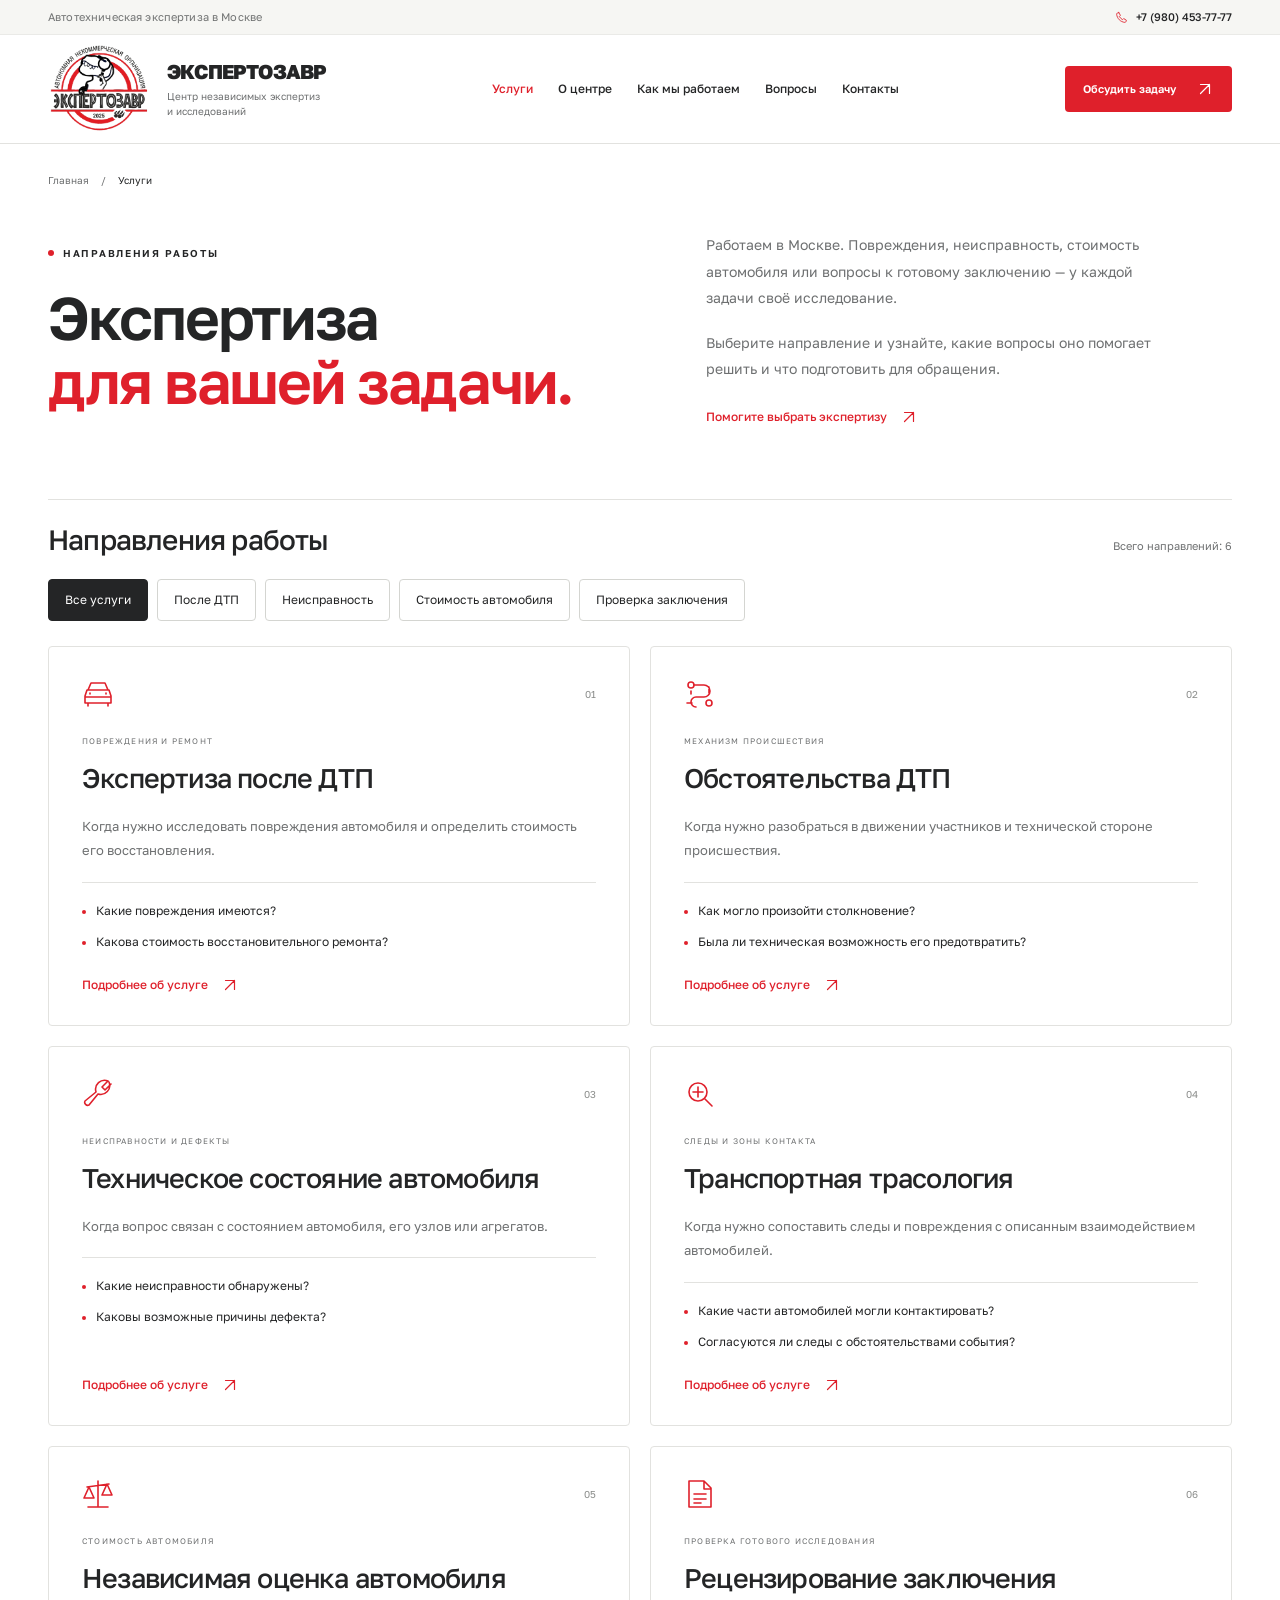
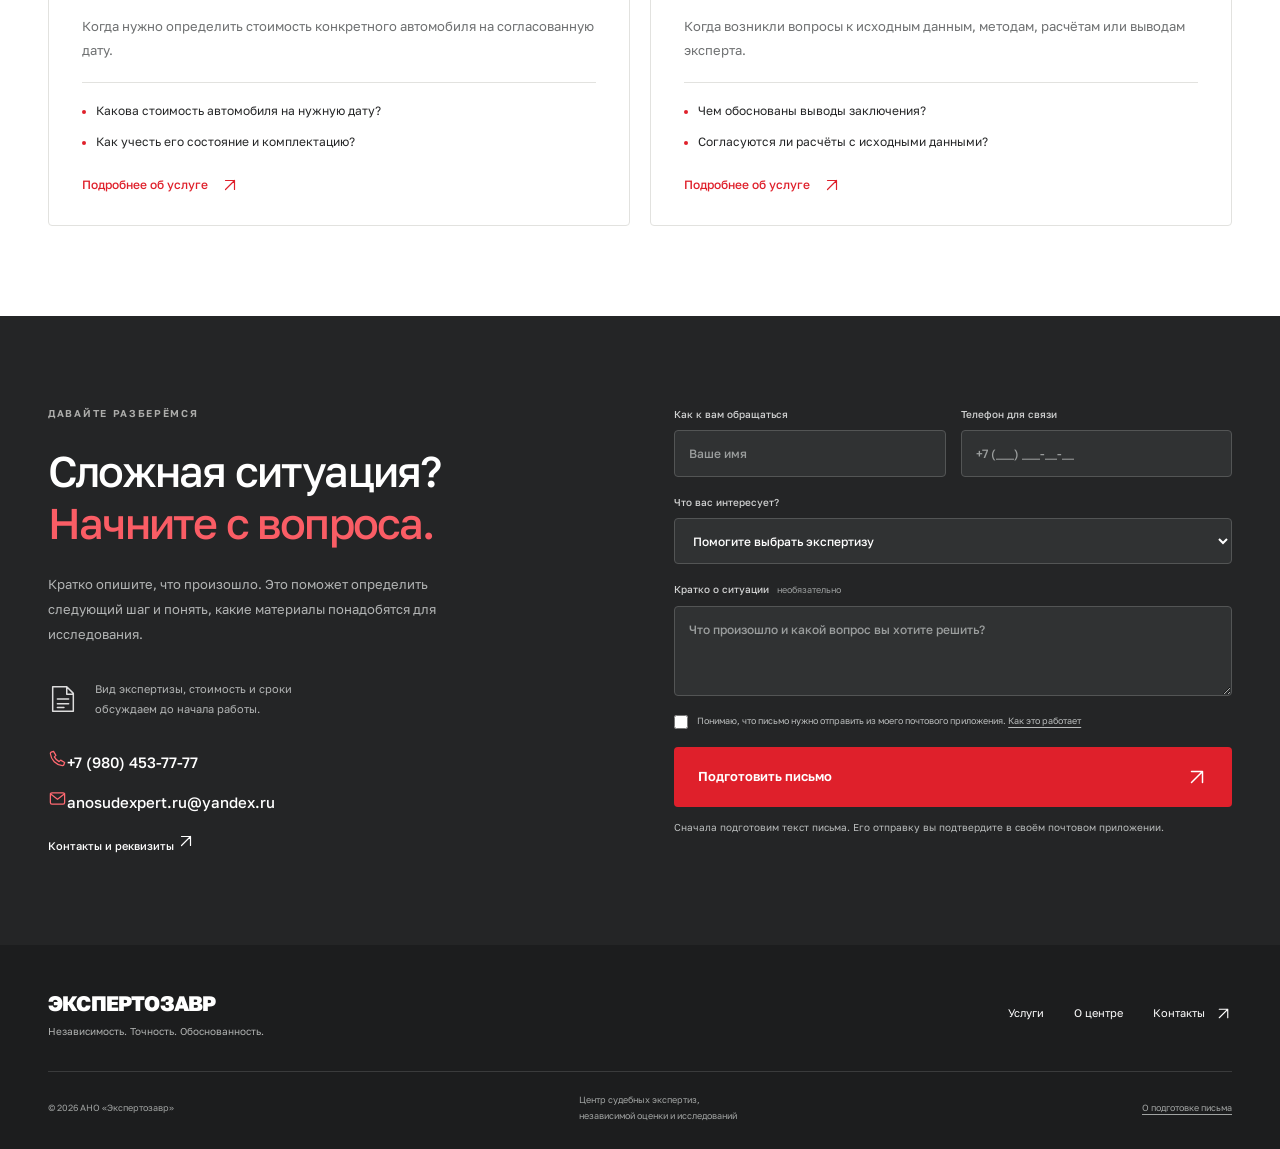
<file: services/index.html>
<!doctype html>
<html lang="ru"><head>
<meta charset="utf-8"><meta name="viewport" content="width=device-width, initial-scale=1"><meta name="theme-color" content="#df202b">
<title>Экспертиза и оценка автомобиля в Москве — Экспертозавр</title>
<meta name="description" content="Услуги центра «Экспертозавр» в Москве: экспертиза после ДТП, обстоятельства аварии, техническое состояние, трасология, оценка автомобиля и рецензирование заключения.">
<link rel="canonical" href="https://thenineaxis.github.io/expertozavr-demo/services/"><meta property="og:url" content="https://thenineaxis.github.io/expertozavr-demo/services/">
<meta property="og:title" content="Экспертиза и оценка автомобиля в Москве — Экспертозавр"><meta property="og:description" content="Услуги центра «Экспертозавр» в Москве: экспертиза после ДТП, обстоятельства аварии, техническое состояние, трасология, оценка автомобиля и рецензирование заключения."><meta property="og:type" content="website"><meta property="og:locale" content="ru_RU">
<link rel="icon" type="image/svg+xml" href="../assets/favicon.svg"><link rel="stylesheet" href="../styles.css"><link rel="stylesheet" href="../service.css?v=0.7.0"><link rel="stylesheet" href="../catalog.css?v=0.10.0"><script src="../site-config.js?v=0.14.0" defer></script><script src="../email-draft.js?v=0.14.0" defer></script><script src="../app.js?v=0.14.0" defer></script><script src="../catalog.js?v=0.10.0" defer></script>
<script type="application/ld+json">{"@context": "https://schema.org", "@graph": [{"@type": "CollectionPage", "@id": "https://thenineaxis.github.io/expertozavr-demo/services/#page", "url": "https://thenineaxis.github.io/expertozavr-demo/services/", "name": "Услуги центра «Экспертозавр»", "mainEntity": {"@type": "ItemList", "itemListElement": [{"@type": "ListItem", "position": 1, "name": "Экспертиза после ДТП", "url": "https://thenineaxis.github.io/expertozavr-demo/services/ekspertiza-posle-dtp/"}, {"@type": "ListItem", "position": 2, "name": "Обстоятельства ДТП", "url": "https://thenineaxis.github.io/expertozavr-demo/services/obstoyatelstva-dtp/"}, {"@type": "ListItem", "position": 3, "name": "Техническое состояние автомобиля", "url": "https://thenineaxis.github.io/expertozavr-demo/services/tekhnicheskoe-sostoyanie-avtomobilya/"}, {"@type": "ListItem", "position": 4, "name": "Транспортная трасология", "url": "https://thenineaxis.github.io/expertozavr-demo/services/transportno-trasologicheskaya-ekspertiza/"}, {"@type": "ListItem", "position": 5, "name": "Независимая оценка автомобиля", "url": "https://thenineaxis.github.io/expertozavr-demo/services/nezavisimaya-otsenka-avtomobilya/"}, {"@type": "ListItem", "position": 6, "name": "Рецензирование заключения", "url": "https://thenineaxis.github.io/expertozavr-demo/services/retsenzirovanie-ekspertnogo-zaklyucheniya/"}]}}, {"@type": "BreadcrumbList", "itemListElement": [{"@type": "ListItem", "position": 1, "name": "Главная", "item": "https://thenineaxis.github.io/expertozavr-demo/"}, {"@type": "ListItem", "position": 2, "name": "Услуги", "item": "https://thenineaxis.github.io/expertozavr-demo/services/"}]}]}</script>
<link rel="stylesheet" href="../contacts.css?v=0.15.0">
<meta property="og:site_name" content="Экспертозавр"><meta property="og:image" content="https://thenineaxis.github.io/expertozavr-demo/assets/social-card.jpg?v=0.15.0"><meta property="og:image:type" content="image/jpeg"><meta property="og:image:width" content="1200"><meta property="og:image:height" content="630"><meta property="og:image:alt" content="Экспертозавр — автотехническая экспертиза. Телефон +7 (980) 453-77-77.">
</head><body class="service-page catalog-page"><a class="skip-link" href="#main">Перейти к содержанию</a>
<svg class="icon-library" xmlns="http://www.w3.org/2000/svg" aria-hidden="true">
<symbol id="i-arrow" viewBox="0 0 24 24"><path d="M5 12h14m-6-6 6 6-6 6"/></symbol><symbol id="i-up-right" viewBox="0 0 24 24"><path d="M6 18 18 6M6 6h12v12"/></symbol><symbol id="i-check" viewBox="0 0 24 24"><path d="m5 12 4 4L19 6"/></symbol>
<symbol id="i-car" viewBox="0 0 32 32"><path d="m6 12 3-7h14l3 7M5 12h22l2 6v7H3v-7l2-6ZM6 25v3m20-3v3M3 19h26M8 15v1m16-1v1"/></symbol>
<symbol id="i-search" viewBox="0 0 32 32"><circle cx="14" cy="14" r="9"/><path d="m21 21 7 7M14 9v10m-5-5h10"/></symbol>
<symbol id="i-tool" viewBox="0 0 32 32"><path d="M27 4a9 9 0 0 1-11 12L7 27a3 3 0 0 1-4-4l11-9A9 9 0 0 1 26 3l-6 6 3 3 6-6"/></symbol>
<symbol id="i-route" viewBox="0 0 32 32"><circle cx="7" cy="7" r="3"/><circle cx="25" cy="25" r="3"/><path d="M10 7h10a6 6 0 0 1 0 12h-8a5 5 0 0 0 0 10M7 13v3m18-7v6M3 25h5"/></symbol>
<symbol id="i-document" viewBox="0 0 32 32"><path d="M8 3h12l7 7v19H5V3h3Zm12 0v8h7M10 16h12m-12 5h12m-12 4h7"/></symbol>
<symbol id="i-scale" viewBox="0 0 32 32"><path d="M16 3v25M6 29h20M5 9l22-3M7 9l-5 11h10L7 9Zm18-3-5 11h10L25 6Z"/></symbol>
<symbol id="i-shield" viewBox="0 0 32 32"><path d="m16 3 12 4v9c0 7-12 13-12 13S4 23 4 16V7l12-4Z"/><path d="m10 15 4 4 8-9"/></symbol>
<symbol id="i-phone" viewBox="0 0 24 24"><path d="m7 3 3 5-2 2a15 15 0 0 0 6 6l2-2 5 3-1 3a2 2 0 0 1-2 1C10 20 4 14 3 6a2 2 0 0 1 1-2l3-1Z"/></symbol><symbol id="i-mail" viewBox="0 0 24 24"><rect x="3" y="5" width="18" height="14" rx="2"/><path d="m3 6 9 7 9-7"/></symbol></svg>
<div class="topline"><div class="container topline-inner"><span>Автотехническая экспертиза в Москве</span><a class="topline-contact" href="tel:+79804537777" aria-label="Позвонить в центр: +7 (980) 453-77-77"><svg aria-hidden="true"><use href="#i-phone"/></svg>+7 (980) 453-77-77</a></div></div>
<header class="site-header"><div class="container header-inner">
<a class="brand" href="../" aria-label="Экспертозавр — главная"><img src="../assets/logo-expertozavr.png" alt="Логотип АНО «Экспертозавр»: динозавр с лупой" width="104" height="94"><span class="brand-copy"><strong>ЭКСПЕРТОЗАВР</strong><span>Центр независимых экспертиз<br>и исследований</span></span></a>
<nav class="desktop-nav" aria-label="Основная навигация"><a href="./" aria-current="page">Услуги</a><a href="../about/">О центре</a><a href="../process/">Как мы работаем</a><a href="../questions/">Вопросы</a><a href="../contacts/">Контакты</a></nav>
<a class="button button-small header-cta" href="#consultation">Обсудить задачу <svg><use href="#i-up-right"/></svg></a><button class="menu-toggle" aria-label="Открыть меню" aria-expanded="false" aria-controls="mobile-nav"><span></span><span></span></button></div>
<nav class="mobile-nav" id="mobile-nav" aria-label="Мобильная навигация" hidden><a href="./" aria-current="page">Услуги</a><a href="../about/">О центре</a><a href="../process/">Как мы работаем</a><a href="../questions/">Вопросы</a><a href="../contacts/">Контакты</a><a href="#consultation">Обсудить задачу ↗</a></nav></header>
<main id="main">
<nav class="breadcrumbs container" aria-label="Хлебные крошки"><a href="../">Главная</a><span aria-hidden="true">/</span><span aria-current="page">Услуги</span></nav>
<section class="catalog-intro container" aria-labelledby="catalog-hero-title"><div><p class="eyebrow"><span></span> НАПРАВЛЕНИЯ РАБОТЫ</p><h1 id="catalog-hero-title">Экспертиза<br><em>для вашей задачи.</em></h1></div><div class="catalog-intro-copy"><p>Работаем в Москве. Повреждения, неисправность, стоимость автомобиля или вопросы к готовому заключению — у каждой задачи своё исследование.</p><p>Выберите направление и узнайте, какие вопросы оно помогает решить и что подготовить для обращения.</p><a class="text-link" href="#consultation">Помогите выбрать экспертизу <svg><use href="#i-up-right"/></svg></a></div></section>
<section class="catalog-main section container" id="catalog" aria-labelledby="catalog-title"><div class="catalog-list-heading"><h2 id="catalog-title">Направления работы</h2><p id="catalog-result-count" role="status" aria-live="polite" aria-atomic="true">Всего направлений: 6</p></div>
<div class="catalog-filters" id="catalog-filters" role="group" aria-label="Выбор услуги по ситуации" hidden><button type="button" data-filter="all" aria-pressed="true" aria-controls="catalog-cards">Все услуги</button><button type="button" data-filter="dtp" aria-pressed="false" aria-controls="catalog-cards">После ДТП</button><button type="button" data-filter="condition" aria-pressed="false" aria-controls="catalog-cards">Неисправность</button><button type="button" data-filter="valuation" aria-pressed="false" aria-controls="catalog-cards">Стоимость автомобиля</button><button type="button" data-filter="review" aria-pressed="false" aria-controls="catalog-cards">Проверка заключения</button></div>
<div class="catalog-cards" id="catalog-cards">
<article class="catalog-card" data-category="dtp" aria-labelledby="catalog-damage-title"><div class="catalog-card-top"><svg aria-hidden="true"><use href="#i-car"/></svg><span>01</span></div><p class="catalog-card-label">ПОВРЕЖДЕНИЯ И РЕМОНТ</p><h3 id="catalog-damage-title">Экспертиза после ДТП</h3><p class="catalog-card-description">Когда нужно исследовать повреждения автомобиля и определить стоимость его восстановления.</p><ul><li>Какие повреждения имеются?</li><li>Какова стоимость восстановительного ремонта?</li></ul><a class="text-link" href="./ekspertiza-posle-dtp/" aria-label="Подробнее: Экспертиза после ДТП">Подробнее об услуге <svg aria-hidden="true"><use href="#i-up-right"/></svg></a></article>
<article class="catalog-card" data-category="dtp" aria-labelledby="catalog-accident-title"><div class="catalog-card-top"><svg aria-hidden="true"><use href="#i-route"/></svg><span>02</span></div><p class="catalog-card-label">МЕХАНИЗМ ПРОИСШЕСТВИЯ</p><h3 id="catalog-accident-title">Обстоятельства ДТП</h3><p class="catalog-card-description">Когда нужно разобраться в движении участников и технической стороне происшествия.</p><ul><li>Как могло произойти столкновение?</li><li>Была ли техническая возможность его предотвратить?</li></ul><a class="text-link" href="./obstoyatelstva-dtp/" aria-label="Подробнее: Обстоятельства ДТП">Подробнее об услуге <svg aria-hidden="true"><use href="#i-up-right"/></svg></a></article>
<article class="catalog-card" data-category="condition" aria-labelledby="catalog-condition-title"><div class="catalog-card-top"><svg aria-hidden="true"><use href="#i-tool"/></svg><span>03</span></div><p class="catalog-card-label">НЕИСПРАВНОСТИ И ДЕФЕКТЫ</p><h3 id="catalog-condition-title">Техническое состояние автомобиля</h3><p class="catalog-card-description">Когда вопрос связан с состоянием автомобиля, его узлов или агрегатов.</p><ul><li>Какие неисправности обнаружены?</li><li>Каковы возможные причины дефекта?</li></ul><a class="text-link" href="./tekhnicheskoe-sostoyanie-avtomobilya/" aria-label="Подробнее: Техническое состояние автомобиля">Подробнее об услуге <svg aria-hidden="true"><use href="#i-up-right"/></svg></a></article>
<article class="catalog-card" data-category="dtp" aria-labelledby="catalog-traces-title"><div class="catalog-card-top"><svg aria-hidden="true"><use href="#i-search"/></svg><span>04</span></div><p class="catalog-card-label">СЛЕДЫ И ЗОНЫ КОНТАКТА</p><h3 id="catalog-traces-title">Транспортная трасология</h3><p class="catalog-card-description">Когда нужно сопоставить следы и повреждения с описанным взаимодействием автомобилей.</p><ul><li>Какие части автомобилей могли контактировать?</li><li>Согласуются ли следы с обстоятельствами события?</li></ul><a class="text-link" href="./transportno-trasologicheskaya-ekspertiza/" aria-label="Подробнее: Транспортная трасология">Подробнее об услуге <svg aria-hidden="true"><use href="#i-up-right"/></svg></a></article>
<article class="catalog-card" data-category="valuation" aria-labelledby="catalog-valuation-title"><div class="catalog-card-top"><svg aria-hidden="true"><use href="#i-scale"/></svg><span>05</span></div><p class="catalog-card-label">СТОИМОСТЬ АВТОМОБИЛЯ</p><h3 id="catalog-valuation-title">Независимая оценка автомобиля</h3><p class="catalog-card-description">Когда нужно определить стоимость конкретного автомобиля на согласованную дату.</p><ul><li>Какова стоимость автомобиля на нужную дату?</li><li>Как учесть его состояние и комплектацию?</li></ul><a class="text-link" href="./nezavisimaya-otsenka-avtomobilya/" aria-label="Подробнее: Независимая оценка автомобиля">Подробнее об услуге <svg aria-hidden="true"><use href="#i-up-right"/></svg></a></article>
<article class="catalog-card" data-category="review" aria-labelledby="catalog-review-title"><div class="catalog-card-top"><svg aria-hidden="true"><use href="#i-document"/></svg><span>06</span></div><p class="catalog-card-label">ПРОВЕРКА ГОТОВОГО ИССЛЕДОВАНИЯ</p><h3 id="catalog-review-title">Рецензирование заключения</h3><p class="catalog-card-description">Когда возникли вопросы к исходным данным, методам, расчётам или выводам эксперта.</p><ul><li>Чем обоснованы выводы заключения?</li><li>Согласуются ли расчёты с исходными данными?</li></ul><a class="text-link" href="./retsenzirovanie-ekspertnogo-zaklyucheniya/" aria-label="Подробнее: Рецензирование заключения">Подробнее об услуге <svg aria-hidden="true"><use href="#i-up-right"/></svg></a></article>
</div></section>
<section class="consultation section" id="consultation" aria-labelledby="consultation-title"><div class="container consultation-grid"><div class="consultation-copy"><p class="eyebrow">ДАВАЙТЕ РАЗБЕРЁМСЯ</p><h2 id="consultation-title">Сложная ситуация?<br><em>Начните с вопроса.</em></h2><p>Кратко опишите, что произошло. Это поможет определить следующий шаг и понять, какие материалы понадобятся для исследования.</p><div class="consultation-footer"><svg><use href="#i-document"/></svg><span>Вид экспертизы, стоимость и сроки<br>обсуждаем до начала работы.</span></div><address id="contact-details" class="contact-methods"><a class="contact-method" href="tel:+79804537777"><svg aria-hidden="true"><use href="#i-phone"/></svg><span>+7 (980) 453-77-77</span></a><a class="contact-method" href="mailto:anosudexpert.ru@yandex.ru"><svg aria-hidden="true"><use href="#i-mail"/></svg><span>anosudexpert.ru@yandex.ru</span></a><a class="text-link contact-all" href="../contacts/">Контакты и реквизиты <svg aria-hidden="true"><use href="#i-up-right"/></svg></a></address></div>
<form id="consultation-form"><div class="form-row"><label>Как к вам обращаться<input name="name" autocomplete="name" placeholder="Ваше имя" maxlength="80" required></label><label>Телефон для связи<input name="phone" type="tel" autocomplete="tel" inputmode="tel" placeholder="+7 (___) ___-__-__" minlength="10" maxlength="30" required aria-describedby="phone-error"><span id="phone-error" class="field-error" hidden>Укажите номер: от 10 до 15 цифр.</span></label></div><label>Что вас интересует?<select name="service" id="service-select"><option value="Не знаю, нужна консультация">Помогите выбрать экспертизу</option><option value="Экспертиза после ДТП">Экспертиза после ДТП</option><option value="Обстоятельства ДТП">Обстоятельства ДТП</option><option value="Техническое состояние автомобиля">Техническое состояние автомобиля</option><option value="Транспортно-трасологическая экспертиза">Транспортно-трасологическая экспертиза</option><option value="Независимая оценка автомобиля">Независимая оценка автомобиля</option><option value="Рецензирование экспертного заключения">Рецензирование экспертного заключения</option></select></label><label>Кратко о ситуации <span class="optional">необязательно</span><textarea name="message" placeholder="Что произошло и какой вопрос вы хотите решить?" rows="3" maxlength="2000"></textarea></label><label class="consent"><input type="checkbox" name="consent" required><span>Понимаю, что письмо нужно отправить из моего почтового приложения. <button type="button" class="inline-button" id="privacy-open">Как это работает</button></span></label><button class="button submit-button" type="submit" disabled>Подготовить письмо <svg><use href="#i-up-right"/></svg></button><p class="form-note" id="form-mode-note">Сначала подготовим текст письма. Его отправку вы подтвердите в своём почтовом приложении.</p><noscript><p class="form-note">Для подготовки письма включите JavaScript или свяжитесь с центром по телефону и email, указанным рядом.</p></noscript><div id="form-result" class="form-result" role="region" aria-label="Подготовленное письмо" tabindex="-1" hidden></div></form></div></section>
</main>
<footer class="site-footer"><div class="container"><div class="footer-main"><a class="footer-brand" href="../">ЭКСПЕРТОЗАВР<span>Независимость. Точность. Обоснованность.</span></a><div class="footer-links"><a href="./" aria-current="page">Услуги</a><a href="../about/">О центре</a><a href="../contacts/">Контакты <svg><use href="#i-up-right"/></svg></a></div></div><div class="footer-bottom"><p>© <span id="year">2026</span> АНО «Экспертозавр»</p><p>Центр судебных экспертиз,<br>независимой оценки и исследований</p><button class="inline-button" id="footer-privacy">О подготовке письма</button></div></div></footer>
<dialog id="service-dialog" class="modal" aria-labelledby="dialog-title"><button class="modal-close" aria-label="Закрыть окно">×</button><p class="eyebrow" id="dialog-eyebrow">НАПРАВЛЕНИЕ ЭКСПЕРТИЗЫ</p><h2 id="dialog-title"></h2><p id="dialog-description"></p><div id="dialog-extra"></div><a class="button" href="#consultation" id="dialog-cta">Обсудить эту задачу <svg><use href="#i-up-right"/></svg></a></dialog>
</body>
</html>
</file>
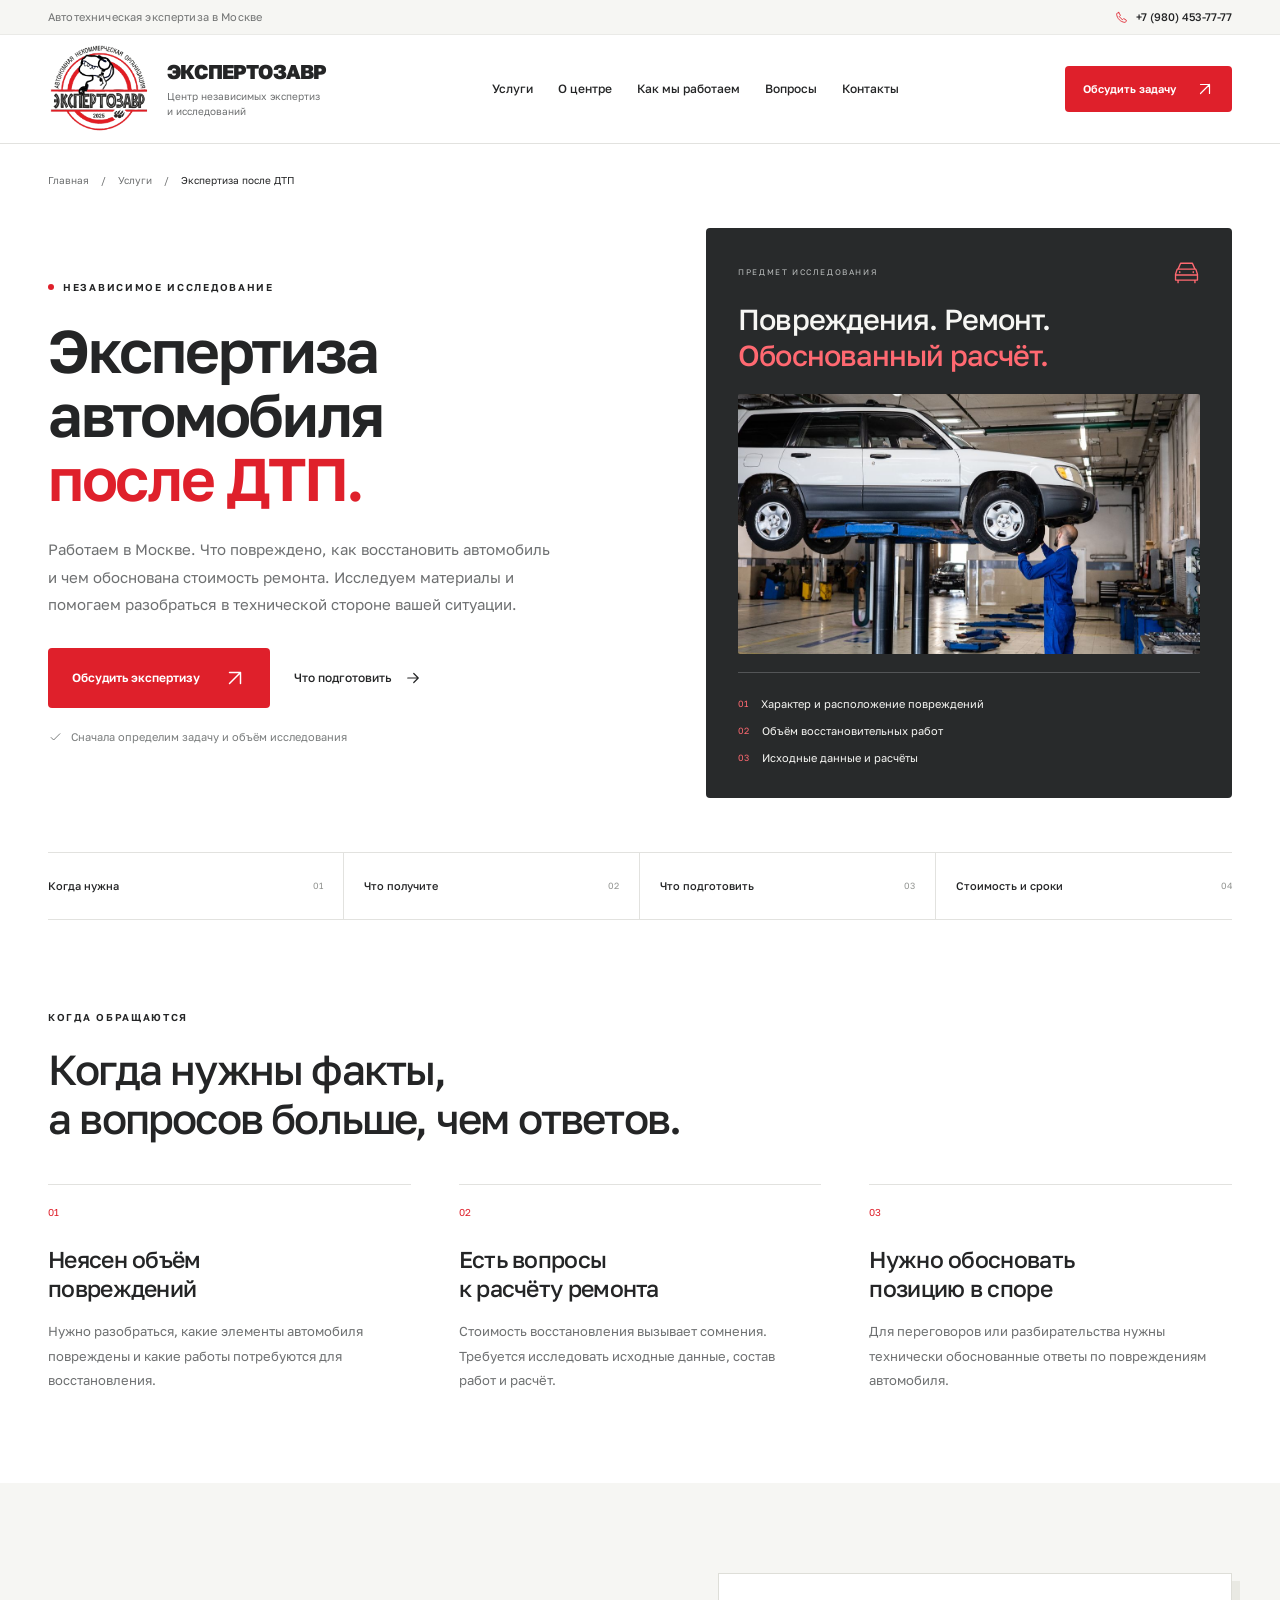
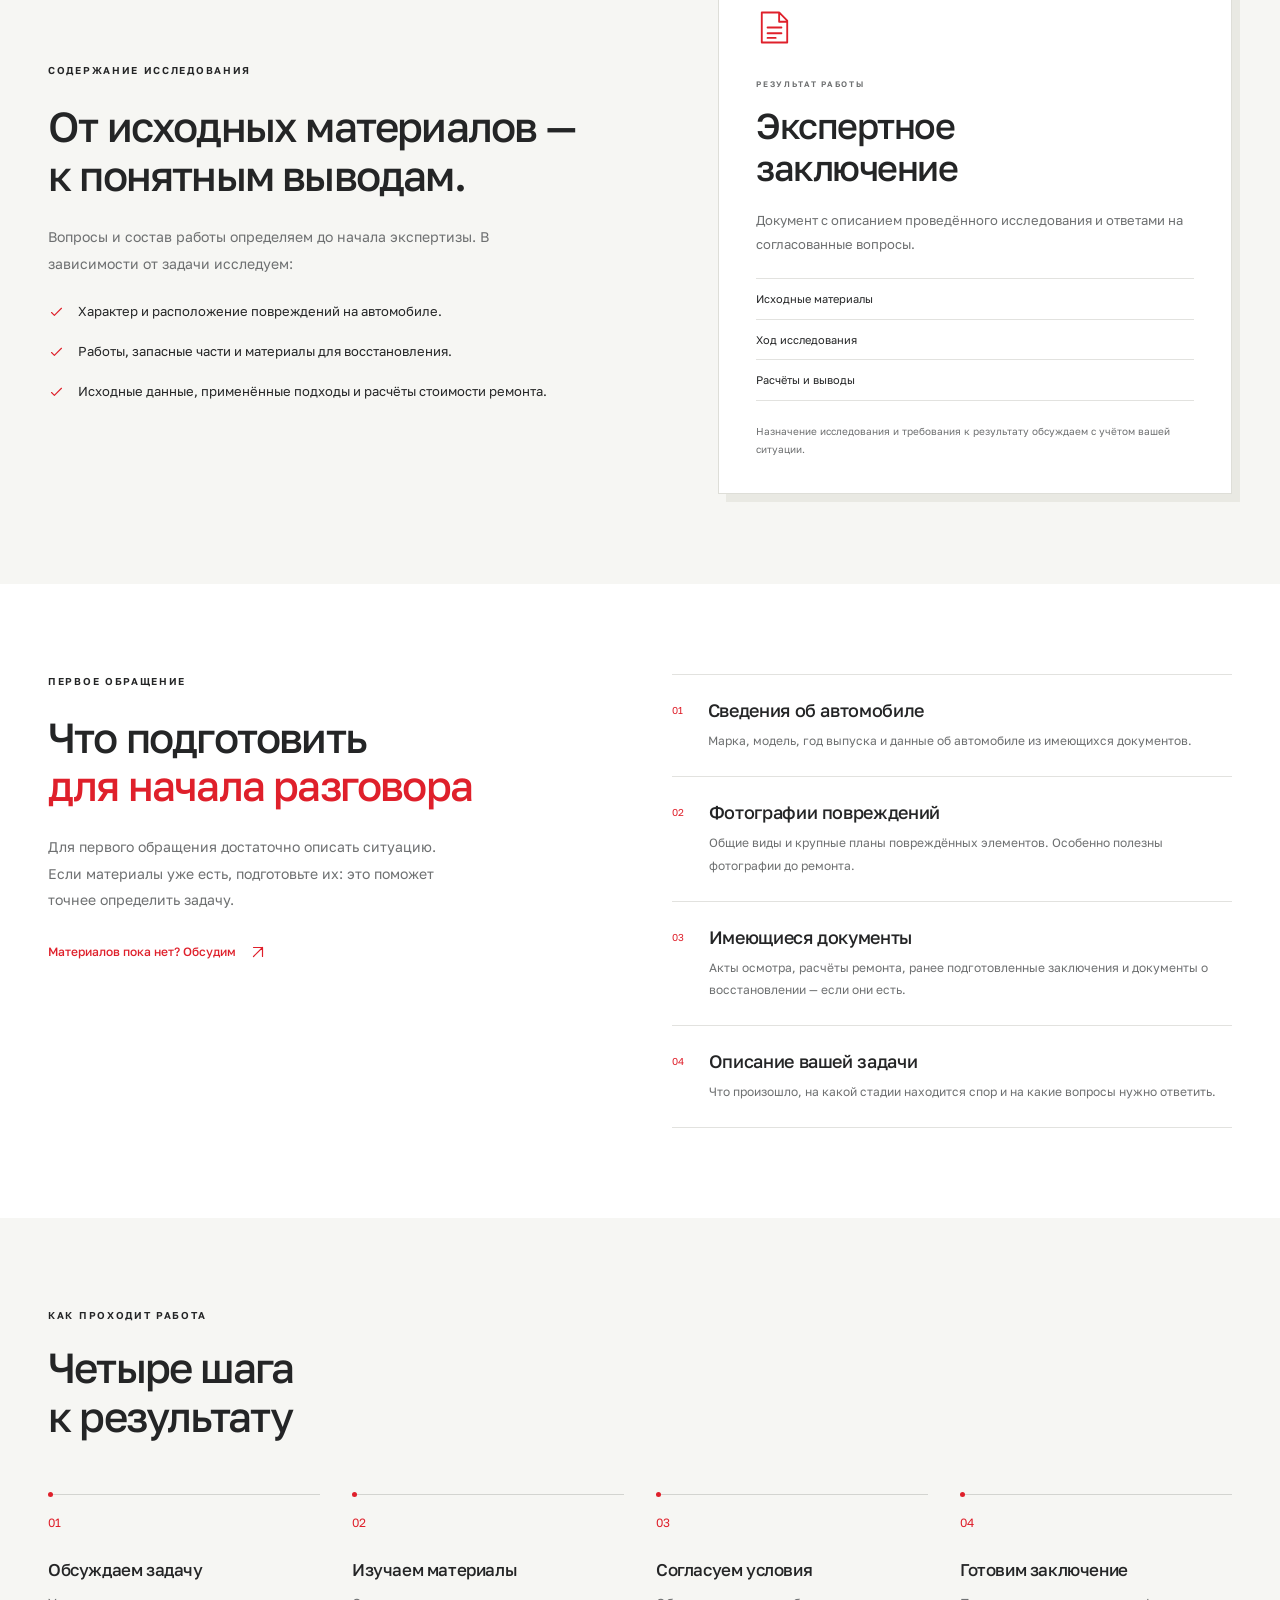
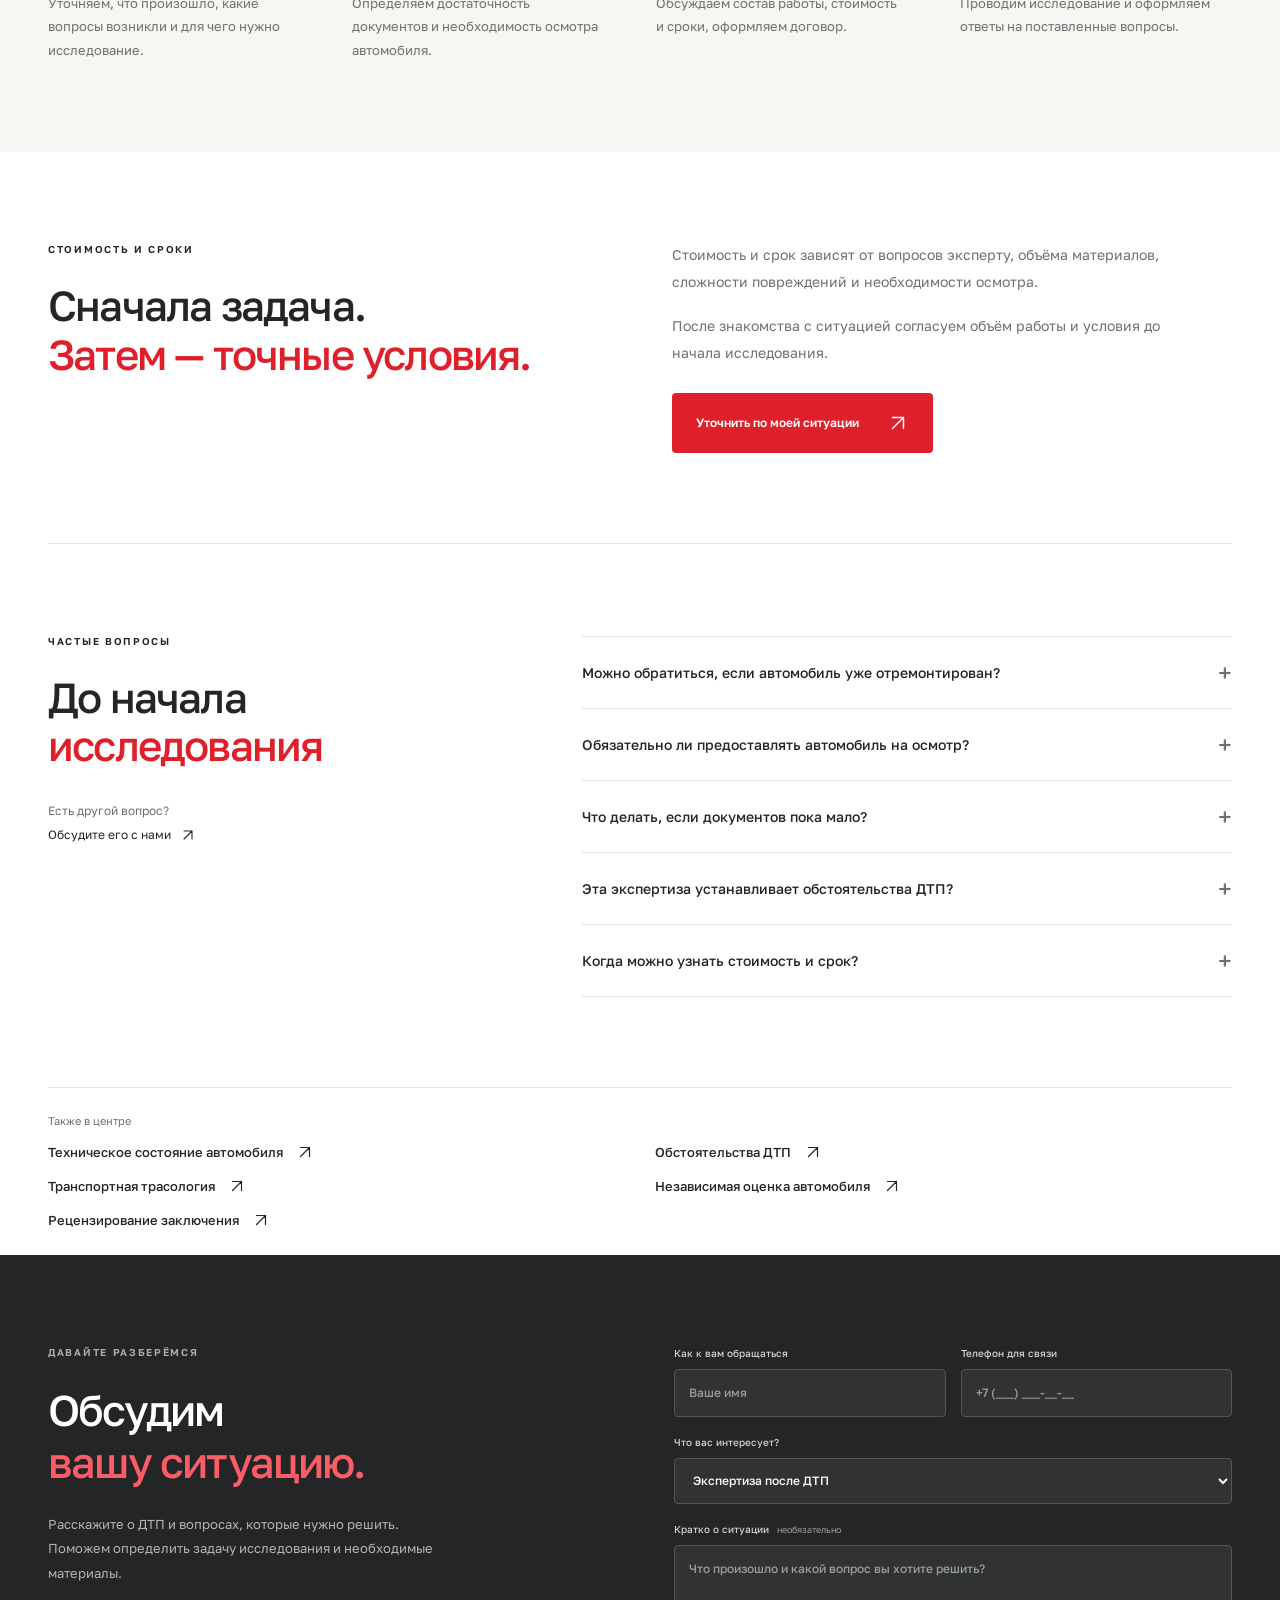
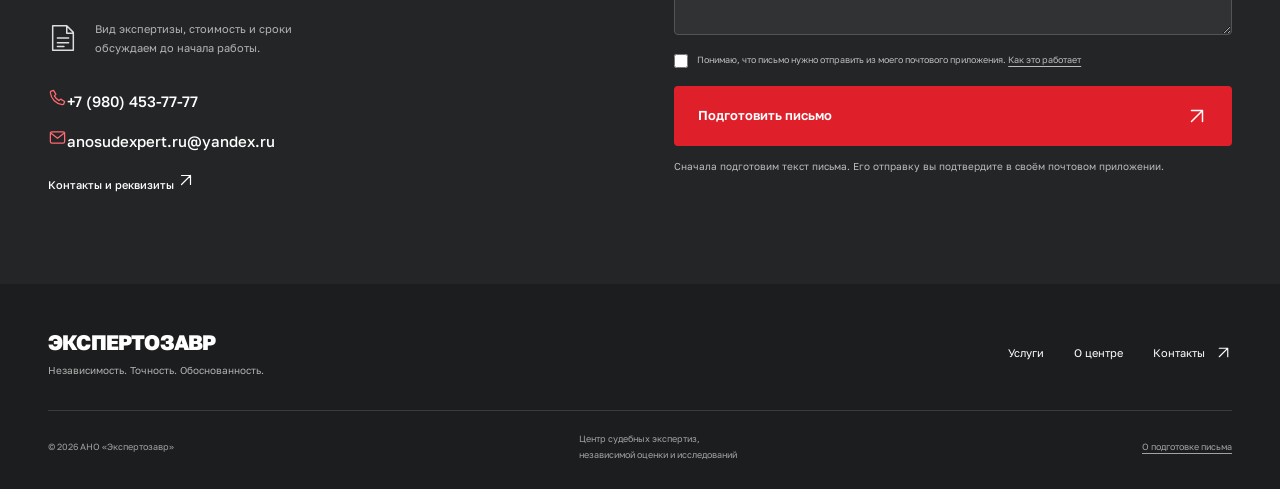
<file: services/ekspertiza-posle-dtp/index.html>
<!doctype html>
<html lang="ru">
<head>
<meta charset="utf-8"><meta name="viewport" content="width=device-width, initial-scale=1"><meta name="theme-color" content="#df202b">
<title>Экспертиза автомобиля после ДТП в Москве — Экспертозавр</title>
<meta name="description" content="Независимая экспертиза автомобиля после ДТП в Москве: исследование повреждений и стоимости восстановительного ремонта. Материалы, порядок работы и заключение.">
<link rel="canonical" href="https://thenineaxis.github.io/expertozavr-demo/services/ekspertiza-posle-dtp/">
<meta property="og:title" content="Экспертиза автомобиля после ДТП в Москве — Экспертозавр"><meta property="og:description" content="Независимая экспертиза автомобиля после ДТП в Москве: исследование повреждений и стоимости восстановительного ремонта. Материалы, порядок работы и заключение."><meta property="og:type" content="website"><meta property="og:locale" content="ru_RU"><meta property="og:url" content="https://thenineaxis.github.io/expertozavr-demo/services/ekspertiza-posle-dtp/">
<link rel="icon" type="image/svg+xml" href="../../assets/favicon.svg"><link rel="stylesheet" href="../../styles.css"><link rel="stylesheet" href="../../service.css?v=0.7.0"><script src="../../site-config.js?v=0.14.0" defer></script><script src="../../email-draft.js?v=0.14.0" defer></script><script src="../../app.js?v=0.14.0" defer></script>
<script type="application/ld+json">{"@context": "https://schema.org", "@graph": [{"@type": "Service", "@id": "https://thenineaxis.github.io/expertozavr-demo/services/ekspertiza-posle-dtp/#service", "name": "Экспертиза автомобиля после ДТП", "serviceType": "Исследование повреждений автомобиля и стоимости восстановительного ремонта", "url": "https://thenineaxis.github.io/expertozavr-demo/services/ekspertiza-posle-dtp/", "provider": {"@type": "Organization", "name": "АНО «Экспертозавр»", "url": "https://thenineaxis.github.io/expertozavr-demo/", "@id": "https://thenineaxis.github.io/expertozavr-demo/#organization", "telephone": "+79804537777", "email": "anosudexpert.ru@yandex.ru", "areaServed": {"@type": "City", "name": "Москва"}}, "areaServed": {"@type": "City", "name": "Москва"}}, {"@type": "BreadcrumbList", "itemListElement": [{"@type": "ListItem", "position": 1, "name": "Главная", "item": "https://thenineaxis.github.io/expertozavr-demo/"}, {"@type": "ListItem", "position": 2, "name": "Услуги", "item": "https://thenineaxis.github.io/expertozavr-demo/services/"}, {"@type": "ListItem", "position": 3, "name": "Экспертиза после ДТП", "item": "https://thenineaxis.github.io/expertozavr-demo/services/ekspertiza-posle-dtp/"}]}]}</script>
<link rel="stylesheet" href="../../contacts.css?v=0.15.0">
<meta property="og:site_name" content="Экспертозавр"><meta property="og:image" content="https://thenineaxis.github.io/expertozavr-demo/assets/social-card.jpg?v=0.15.0"><meta property="og:image:type" content="image/jpeg"><meta property="og:image:width" content="1200"><meta property="og:image:height" content="630"><meta property="og:image:alt" content="Экспертозавр — автотехническая экспертиза. Телефон +7 (980) 453-77-77.">
</head><body class="service-page"><a class="skip-link" href="#main">Перейти к содержанию</a>
<svg class="icon-library" xmlns="http://www.w3.org/2000/svg" aria-hidden="true">
<symbol id="i-arrow" viewBox="0 0 24 24"><path d="M5 12h14m-6-6 6 6-6 6"/></symbol><symbol id="i-up-right" viewBox="0 0 24 24"><path d="M6 18 18 6M6 6h12v12"/></symbol><symbol id="i-check" viewBox="0 0 24 24"><path d="m5 12 4 4L19 6"/></symbol>
<symbol id="i-car" viewBox="0 0 32 32"><path d="m6 12 3-7h14l3 7M5 12h22l2 6v7H3v-7l2-6ZM6 25v3m20-3v3M3 19h26M8 15v1m16-1v1"/></symbol>
<symbol id="i-search" viewBox="0 0 32 32"><circle cx="14" cy="14" r="9"/><path d="m21 21 7 7M14 9v10m-5-5h10"/></symbol>
<symbol id="i-tool" viewBox="0 0 32 32"><path d="M27 4a9 9 0 0 1-11 12L7 27a3 3 0 0 1-4-4l11-9A9 9 0 0 1 26 3l-6 6 3 3 6-6"/></symbol>
<symbol id="i-route" viewBox="0 0 32 32"><circle cx="7" cy="7" r="3"/><circle cx="25" cy="25" r="3"/><path d="M10 7h10a6 6 0 0 1 0 12h-8a5 5 0 0 0 0 10M7 13v3m18-7v6M3 25h5"/></symbol>
<symbol id="i-document" viewBox="0 0 32 32"><path d="M8 3h12l7 7v19H5V3h3Zm12 0v8h7M10 16h12m-12 5h12m-12 4h7"/></symbol>
<symbol id="i-scale" viewBox="0 0 32 32"><path d="M16 3v25M6 29h20M5 9l22-3M7 9l-5 11h10L7 9Zm18-3-5 11h10L25 6Z"/></symbol>
<symbol id="i-shield" viewBox="0 0 32 32"><path d="m16 3 12 4v9c0 7-12 13-12 13S4 23 4 16V7l12-4Z"/><path d="m10 15 4 4 8-9"/></symbol>
<symbol id="i-phone" viewBox="0 0 24 24"><path d="m7 3 3 5-2 2a15 15 0 0 0 6 6l2-2 5 3-1 3a2 2 0 0 1-2 1C10 20 4 14 3 6a2 2 0 0 1 1-2l3-1Z"/></symbol><symbol id="i-mail" viewBox="0 0 24 24"><rect x="3" y="5" width="18" height="14" rx="2"/><path d="m3 6 9 7 9-7"/></symbol></svg>
<div class="topline"><div class="container topline-inner"><span>Автотехническая экспертиза в Москве</span><a class="topline-contact" href="tel:+79804537777" aria-label="Позвонить в центр: +7 (980) 453-77-77"><svg aria-hidden="true"><use href="#i-phone"/></svg>+7 (980) 453-77-77</a></div></div>
<header class="site-header"><div class="container header-inner">
<a class="brand" href="../../" aria-label="Экспертозавр — главная"><img src="../../assets/logo-expertozavr.png" alt="Логотип АНО «Экспертозавр»: динозавр с лупой" width="104" height="94"><span class="brand-copy"><strong>ЭКСПЕРТОЗАВР</strong><span>Центр независимых экспертиз<br>и исследований</span></span></a>
<nav class="desktop-nav" aria-label="Основная навигация"><a href="../">Услуги</a><a href="../../about/">О центре</a><a href="../../process/">Как мы работаем</a><a href="../../questions/">Вопросы</a><a href="../../contacts/">Контакты</a></nav>
<a class="button button-small header-cta" href="#consultation">Обсудить задачу <svg><use href="#i-up-right"/></svg></a><button class="menu-toggle" aria-label="Открыть меню" aria-expanded="false" aria-controls="mobile-nav"><span></span><span></span></button></div>
<nav class="mobile-nav" id="mobile-nav" aria-label="Мобильная навигация" hidden><a href="../">Услуги</a><a href="../../about/">О центре</a><a href="../../process/">Как мы работаем</a><a href="../../questions/">Вопросы</a><a href="../../contacts/">Контакты</a><a href="#consultation">Обсудить задачу ↗</a></nav></header>

<main id="main">
<nav class="breadcrumbs container" aria-label="Хлебные крошки"><a href="../../">Главная</a><span aria-hidden="true">/</span><a href="../">Услуги</a><span aria-hidden="true">/</span><span aria-current="page">Экспертиза после ДТП</span></nav>
<section class="service-hero container" aria-labelledby="service-title">
<div class="service-hero-copy"><p class="eyebrow"><span></span> НЕЗАВИСИМОЕ ИССЛЕДОВАНИЕ</p><h1 id="service-title">Экспертиза<br>автомобиля<br><em>после ДТП.</em></h1><p class="service-lead">Работаем в Москве. Что повреждено, как восстановить автомобиль и чем обоснована стоимость ремонта. Исследуем материалы и помогаем разобраться в технической стороне вашей ситуации.</p><div class="hero-actions"><a class="button" href="#consultation">Обсудить экспертизу <svg><use href="#i-up-right"/></svg></a><a class="text-link" href="#documents">Что подготовить <svg><use href="#i-arrow"/></svg></a></div><p class="hero-note"><svg><use href="#i-check"/></svg> Сначала определим задачу и объём исследования</p></div>
<aside class="research-panel" aria-label="Предмет исследования"><div class="research-panel-top"><span>ПРЕДМЕТ ИССЛЕДОВАНИЯ</span><svg><use href="#i-car"/></svg></div><h2>Повреждения. Ремонт.<br><em>Обоснованный расчёт.</em></h2>
<figure class="research-photo"><img src="../../assets/vehicle-inspection.jpg" alt="Специалист осматривает автомобиль на подъёмнике в мастерской" width="1125" height="750" fetchpriority="high"></figure><ul class="research-points"><li><span>01</span> Характер и расположение повреждений</li><li><span>02</span> Объём восстановительных работ</li><li><span>03</span> Исходные данные и расчёты</li></ul></aside>
</section>
<nav class="page-sections container" aria-label="На этой странице"><a href="#situations">Когда нужна <span>01</span></a><a href="#result">Что получите <span>02</span></a><a href="#documents">Что подготовить <span>03</span></a><a href="#cost">Стоимость и сроки <span>04</span></a></nav>
<section class="section container situations" id="situations" aria-labelledby="situations-title"><div class="section-heading"><div><p class="eyebrow">КОГДА ОБРАЩАЮТСЯ</p><h2 id="situations-title">Когда нужны факты,<br><em>а вопросов больше, чем ответов.</em></h2></div></div><div class="situation-list"><article><span>01</span><h3>Неясен объём<br> повреждений</h3><p>Нужно разобраться, какие элементы автомобиля повреждены и какие работы потребуются для восстановления.</p></article><article><span>02</span><h3>Есть вопросы<br> к расчёту ремонта</h3><p>Стоимость восстановления вызывает сомнения. Требуется исследовать исходные данные, состав работ и расчёт.</p></article><article><span>03</span><h3>Нужно обосновать<br> позицию в споре</h3><p>Для переговоров или разбирательства нужны технически обоснованные ответы по повреждениям автомобиля.</p></article></div></section>
<section class="result-section section" id="result" aria-labelledby="result-title"><div class="container result-grid"><div><p class="eyebrow">СОДЕРЖАНИЕ ИССЛЕДОВАНИЯ</p><h2 id="result-title">От исходных материалов —<br>к понятным выводам.</h2><p class="section-description">Вопросы и состав работы определяем до начала экспертизы. В зависимости от задачи исследуем:</p><ul class="check-list"><li><svg><use href="#i-check"/></svg><span>Характер и расположение повреждений на автомобиле.</span></li><li><svg><use href="#i-check"/></svg><span>Работы, запасные части и материалы для восстановления.</span></li><li><svg><use href="#i-check"/></svg><span>Исходные данные, применённые подходы и расчёты стоимости ремонта.</span></li></ul></div><aside class="result-panel"><svg class="result-icon"><use href="#i-document"/></svg><p class="eyebrow">РЕЗУЛЬТАТ РАБОТЫ</p><h3>Экспертное<br>заключение</h3><p>Документ с описанием проведённого исследования и ответами на согласованные вопросы.</p><div class="result-contents"><span>Исходные материалы</span><span>Ход исследования</span><span>Расчёты и выводы</span></div><p class="result-note">Назначение исследования и требования к результату обсуждаем с учётом вашей ситуации.</p></aside></div></section>
<section class="section container documents" id="documents" aria-labelledby="documents-title"><div class="document-intro"><p class="eyebrow">ПЕРВОЕ ОБРАЩЕНИЕ</p><h2 id="documents-title">Что подготовить<br><em>для начала разговора</em></h2><p>Для первого обращения достаточно описать ситуацию. Если материалы уже есть, подготовьте их: это поможет точнее определить задачу.</p><a class="text-link" href="#consultation">Материалов пока нет? Обсудим <svg><use href="#i-up-right"/></svg></a></div><ol class="document-list"><li><span>01</span><div><h3>Сведения об автомобиле</h3><p>Марка, модель, год выпуска и данные об автомобиле из имеющихся документов.</p></div></li><li><span>02</span><div><h3>Фотографии повреждений</h3><p>Общие виды и крупные планы повреждённых элементов. Особенно полезны фотографии до ремонта.</p></div></li><li><span>03</span><div><h3>Имеющиеся документы</h3><p>Акты осмотра, расчёты ремонта, ранее подготовленные заключения и документы о восстановлении — если они есть.</p></div></li><li><span>04</span><div><h3>Описание вашей задачи</h3><p>Что произошло, на какой стадии находится спор и на какие вопросы нужно ответить.</p></div></li></ol></section>
<section class="process section" id="process" aria-labelledby="process-title"><div class="container"><div class="section-heading"><div><p class="eyebrow">КАК ПРОХОДИТ РАБОТА</p><h2 id="process-title">Четыре шага<br>к результату</h2></div></div><ol class="steps"><li><span>01</span><h3>Обсуждаем задачу</h3><p>Уточняем, что произошло, какие вопросы возникли и для чего нужно исследование.</p></li><li><span>02</span><h3>Изучаем материалы</h3><p>Определяем достаточность документов и необходимость осмотра автомобиля.</p></li><li><span>03</span><h3>Согласуем условия</h3><p>Обсуждаем состав работы, стоимость и сроки, оформляем договор.</p></li><li><span>04</span><h3>Готовим заключение</h3><p>Проводим исследование и оформляем ответы на поставленные вопросы.</p></li></ol></div></section>
<section class="cost-section section container" id="cost" aria-labelledby="cost-title"><div><p class="eyebrow">СТОИМОСТЬ И СРОКИ</p><h2 id="cost-title">Сначала задача.<br><em>Затем — точные условия.</em></h2></div><div class="cost-copy"><p>Стоимость и срок зависят от вопросов эксперту, объёма материалов, сложности повреждений и необходимости осмотра.</p><p>После знакомства с ситуацией согласуем объём работы и условия до начала исследования.</p><a class="button" href="#consultation">Уточнить по моей ситуации <svg><use href="#i-up-right"/></svg></a></div></section>
<section class="faq section container service-faq" id="questions" aria-labelledby="faq-title"><div><p class="eyebrow">ЧАСТЫЕ ВОПРОСЫ</p><h2 id="faq-title">До начала<br><em>исследования</em></h2><p class="faq-note">Есть другой вопрос?<br><a href="#consultation">Обсудите его с нами <svg><use href="#i-up-right"/></svg></a></p></div><div class="faq-list"><details><summary>Можно обратиться, если автомобиль уже отремонтирован?<span>+</span></summary><p>Расскажите, какие материалы сохранились: фотографии до ремонта, акты осмотра, расчёты и документы о ремонте. Возможность исследования по ним оценивается индивидуально.</p></details><details><summary>Обязательно ли предоставлять автомобиль на осмотр?<span>+</span></summary><p>Необходимость осмотра зависит от задачи и имеющихся материалов. Этот вопрос обсуждаем после знакомства с ситуацией, до согласования работы.</p></details><details><summary>Что делать, если документов пока мало?<span>+</span></summary><p>Начните с краткого описания ситуации и перечня имеющихся материалов. Уточним, какие сведения могут понадобиться для исследования и можно ли решить поставленные вопросы.</p></details><details><summary>Эта экспертиза устанавливает обстоятельства ДТП?<span>+</span></summary><p>На этой странице речь об исследовании повреждений и стоимости восстановления автомобиля. Анализ механизма происшествия — другое направление. Если нужно решить обе задачи, укажите это при обращении.</p></details><details><summary>Когда можно узнать стоимость и срок?<span>+</span></summary><p>После первоначального изучения задачи и материалов, когда понятны объём исследования и необходимость осмотра. Условия согласуются до начала работы.</p></details></div></section>
<div class="service-related container"><span>Также в центре</span><a class="text-link" href="../tekhnicheskoe-sostoyanie-avtomobilya/">Техническое состояние автомобиля <svg><use href="#i-up-right"/></svg></a><a class="text-link" href="../obstoyatelstva-dtp/">Обстоятельства ДТП <svg><use href="#i-up-right"/></svg></a><a class="text-link" href="../transportno-trasologicheskaya-ekspertiza/">Транспортная трасология <svg><use href="#i-up-right"/></svg></a><a class="text-link" href="../nezavisimaya-otsenka-avtomobilya/">Независимая оценка автомобиля <svg><use href="#i-up-right"/></svg></a><a class="text-link" href="../retsenzirovanie-ekspertnogo-zaklyucheniya/">Рецензирование заключения <svg><use href="#i-up-right"/></svg></a></div>
<section class="consultation section" id="consultation" aria-labelledby="consultation-title"><div class="container consultation-grid"><div class="consultation-copy"><p class="eyebrow">ДАВАЙТЕ РАЗБЕРЁМСЯ</p><h2 id="consultation-title">Обсудим<br><em>вашу ситуацию.</em></h2><p>Расскажите о ДТП и вопросах, которые нужно решить. Поможем определить задачу исследования и необходимые материалы.</p><div class="consultation-footer"><svg><use href="#i-document"/></svg><span>Вид экспертизы, стоимость и сроки<br>обсуждаем до начала работы.</span></div><address id="contact-details" class="contact-methods"><a class="contact-method" href="tel:+79804537777"><svg aria-hidden="true"><use href="#i-phone"/></svg><span>+7 (980) 453-77-77</span></a><a class="contact-method" href="mailto:anosudexpert.ru@yandex.ru"><svg aria-hidden="true"><use href="#i-mail"/></svg><span>anosudexpert.ru@yandex.ru</span></a><a class="text-link contact-all" href="../../contacts/">Контакты и реквизиты <svg aria-hidden="true"><use href="#i-up-right"/></svg></a></address></div>
<form id="consultation-form"><div class="form-row"><label>Как к вам обращаться<input name="name" autocomplete="name" placeholder="Ваше имя" maxlength="80" required></label><label>Телефон для связи<input name="phone" type="tel" autocomplete="tel" inputmode="tel" placeholder="+7 (___) ___-__-__" minlength="10" maxlength="30" required aria-describedby="phone-error"><span id="phone-error" class="field-error" hidden>Укажите номер: от 10 до 15 цифр.</span></label></div><label>Что вас интересует?<select name="service" id="service-select"><option value="Не знаю, нужна консультация">Помогите выбрать экспертизу</option><option value="Экспертиза после ДТП" selected>Экспертиза после ДТП</option><option value="Обстоятельства ДТП">Обстоятельства ДТП</option><option value="Техническое состояние автомобиля">Техническое состояние автомобиля</option><option value="Транспортно-трасологическая экспертиза">Транспортно-трасологическая экспертиза</option><option value="Независимая оценка автомобиля">Независимая оценка автомобиля</option><option value="Рецензирование экспертного заключения">Рецензирование экспертного заключения</option></select></label><label>Кратко о ситуации <span class="optional">необязательно</span><textarea name="message" placeholder="Что произошло и какой вопрос вы хотите решить?" rows="3" maxlength="2000"></textarea></label><label class="consent"><input type="checkbox" name="consent" required><span>Понимаю, что письмо нужно отправить из моего почтового приложения. <button type="button" class="inline-button" id="privacy-open">Как это работает</button></span></label><button class="button submit-button" type="submit" disabled>Подготовить письмо <svg><use href="#i-up-right"/></svg></button><p class="form-note" id="form-mode-note">Сначала подготовим текст письма. Его отправку вы подтвердите в своём почтовом приложении.</p><noscript><p class="form-note">Для подготовки письма включите JavaScript или свяжитесь с центром по телефону и email, указанным рядом.</p></noscript><div id="form-result" class="form-result" role="region" aria-label="Подготовленное письмо" tabindex="-1" hidden></div></form></div></section>
</main>
<footer class="site-footer"><div class="container"><div class="footer-main"><a class="footer-brand" href="../../">ЭКСПЕРТОЗАВР<span>Независимость. Точность. Обоснованность.</span></a><div class="footer-links"><a href="../">Услуги</a><a href="../../about/">О центре</a><a href="../../contacts/">Контакты <svg><use href="#i-up-right"/></svg></a></div></div><div class="footer-bottom"><p>© <span id="year">2026</span> АНО «Экспертозавр»</p><p>Центр судебных экспертиз,<br>независимой оценки и исследований</p><button class="inline-button" id="footer-privacy">О подготовке письма</button></div></div></footer>
<dialog id="service-dialog" class="modal" aria-labelledby="dialog-title"><button class="modal-close" aria-label="Закрыть окно">×</button><p class="eyebrow" id="dialog-eyebrow">НАПРАВЛЕНИЕ ЭКСПЕРТИЗЫ</p><h2 id="dialog-title"></h2><p id="dialog-description"></p><div id="dialog-extra"></div><a class="button" href="#consultation" id="dialog-cta">Обсудить эту задачу <svg><use href="#i-up-right"/></svg></a></dialog>
</body></html>
</file>
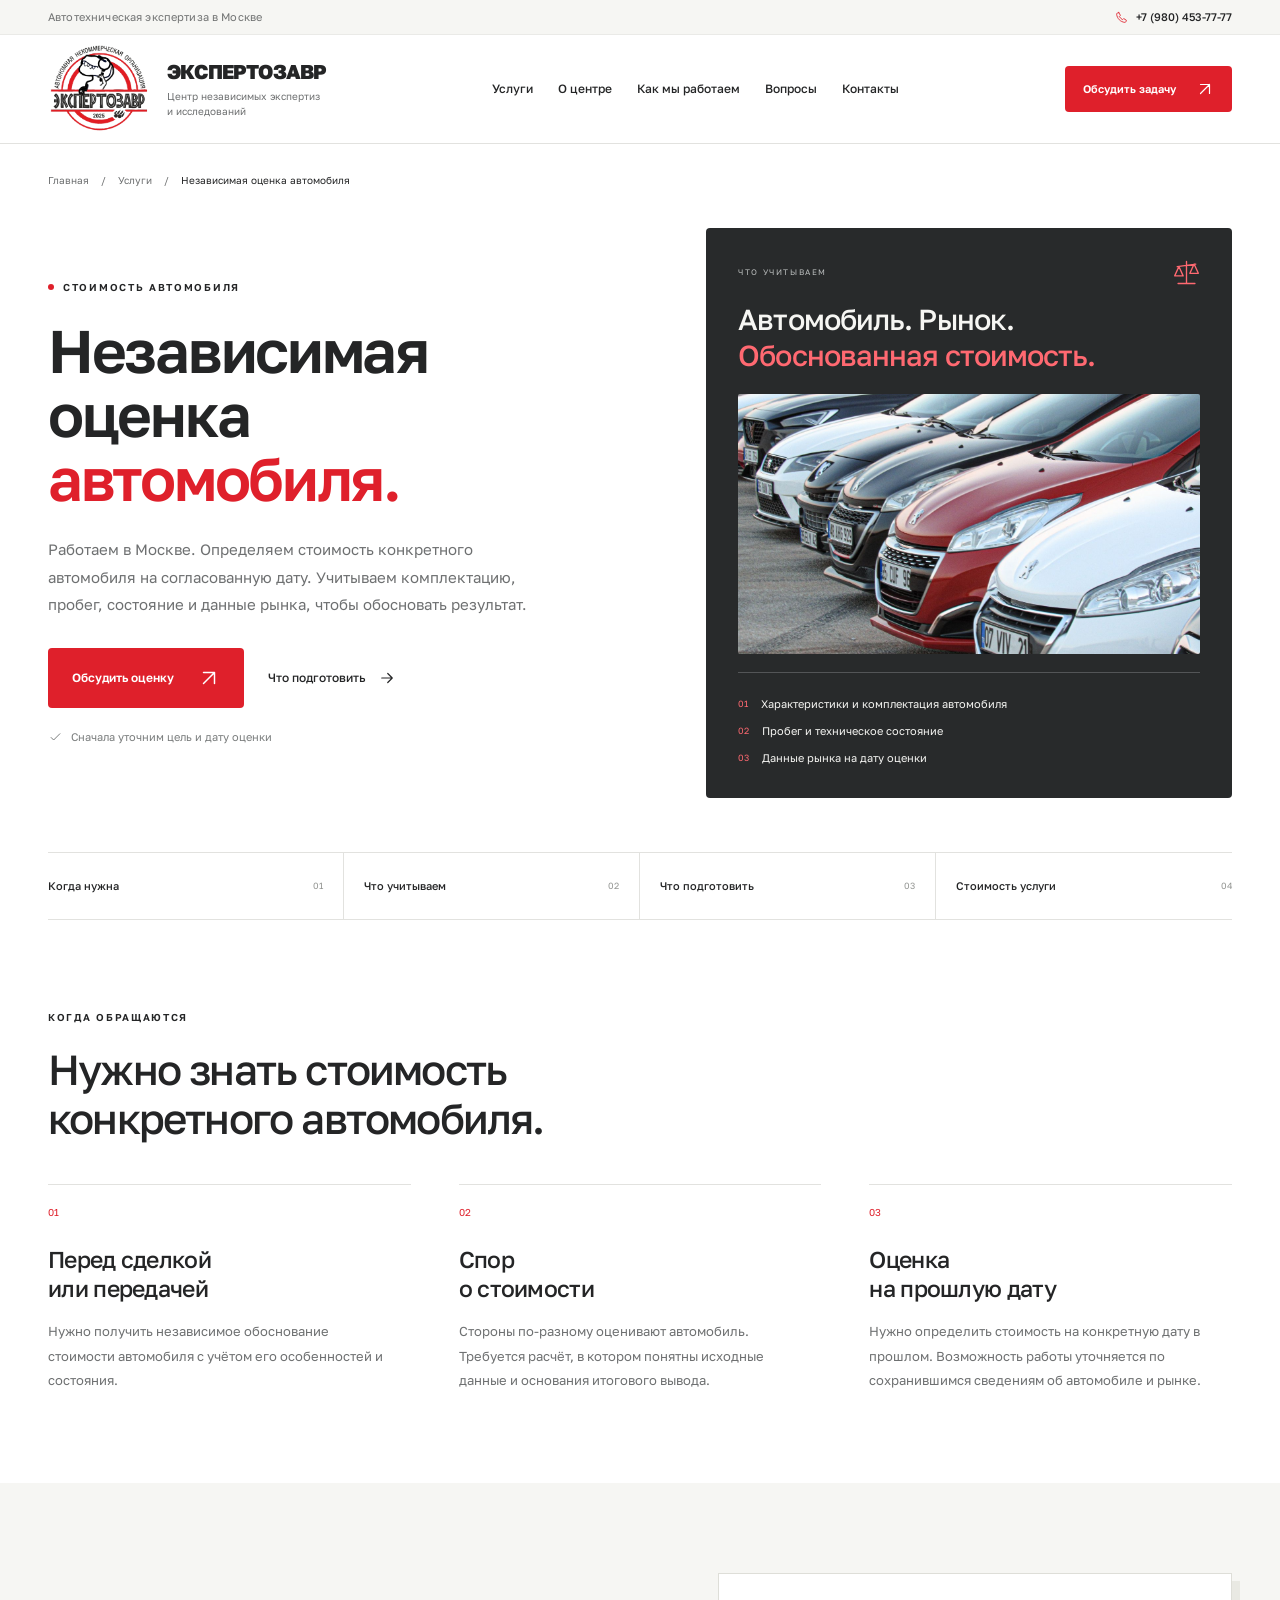
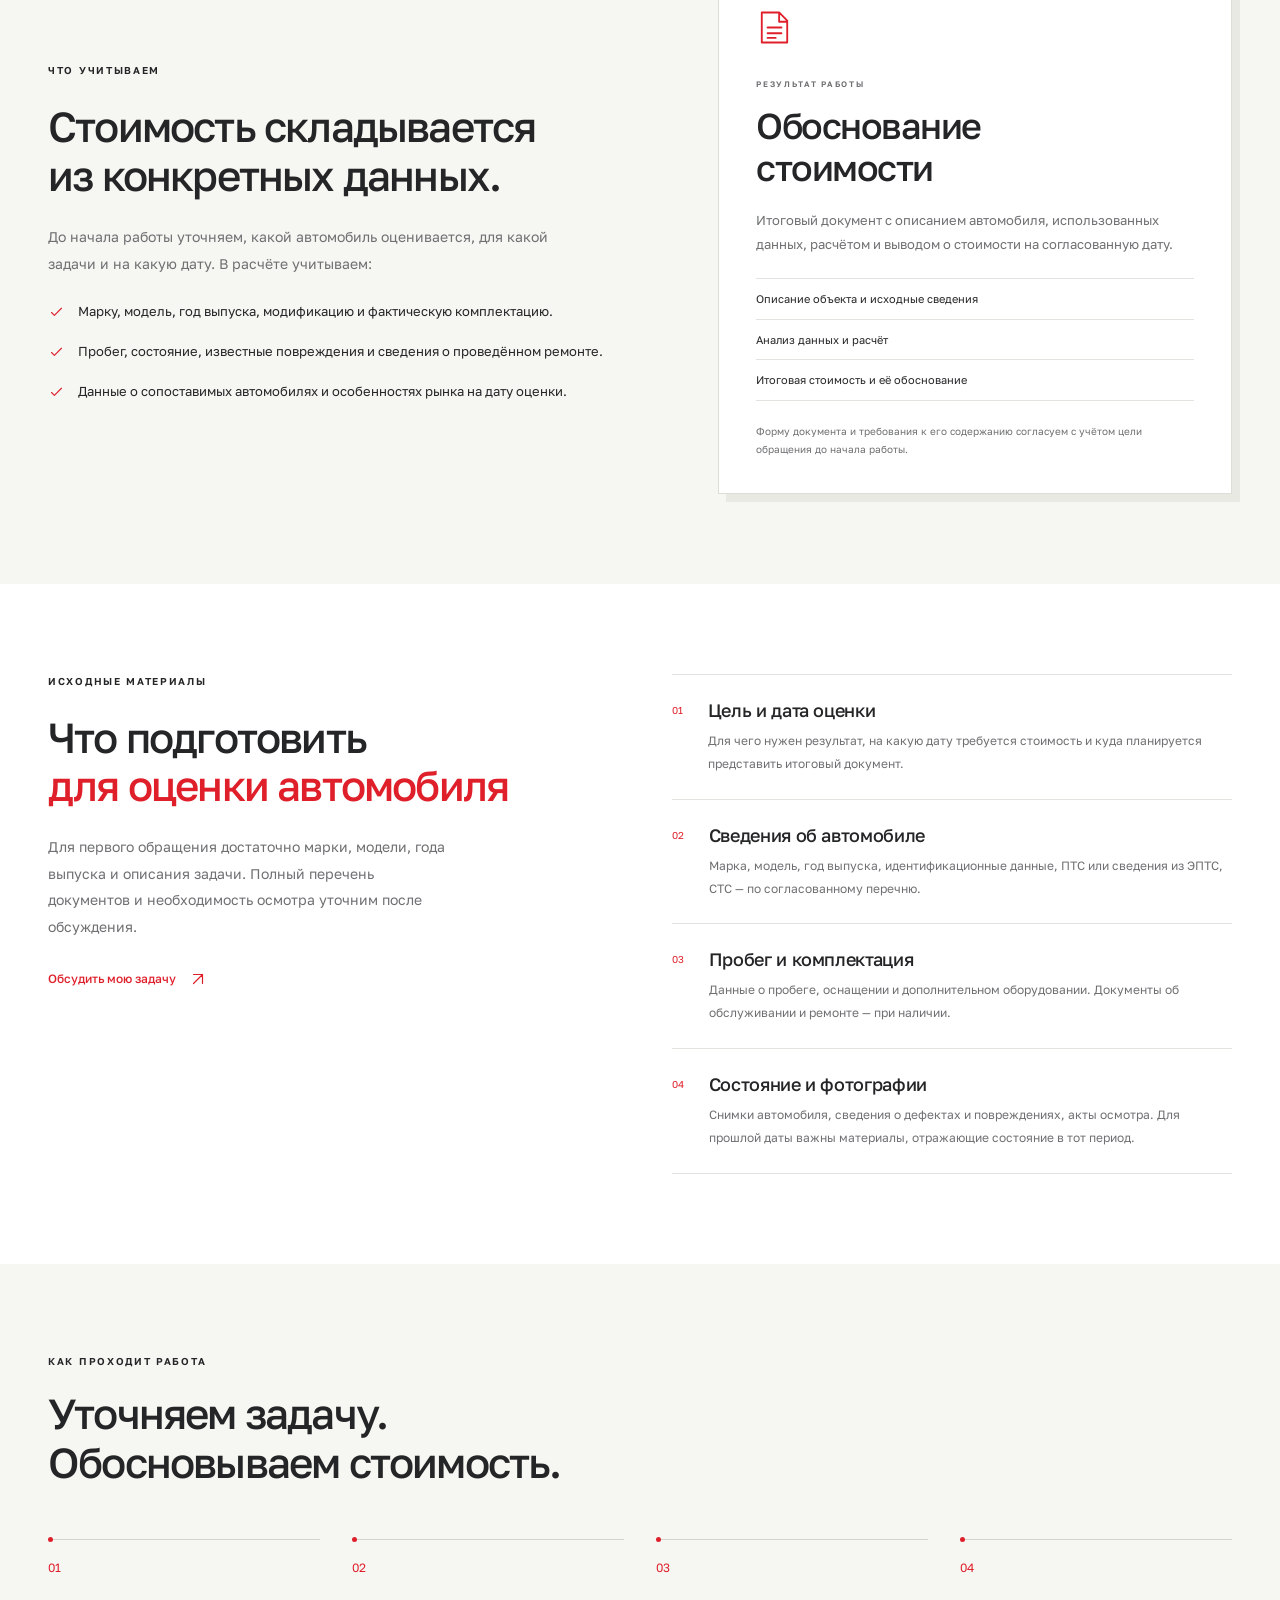
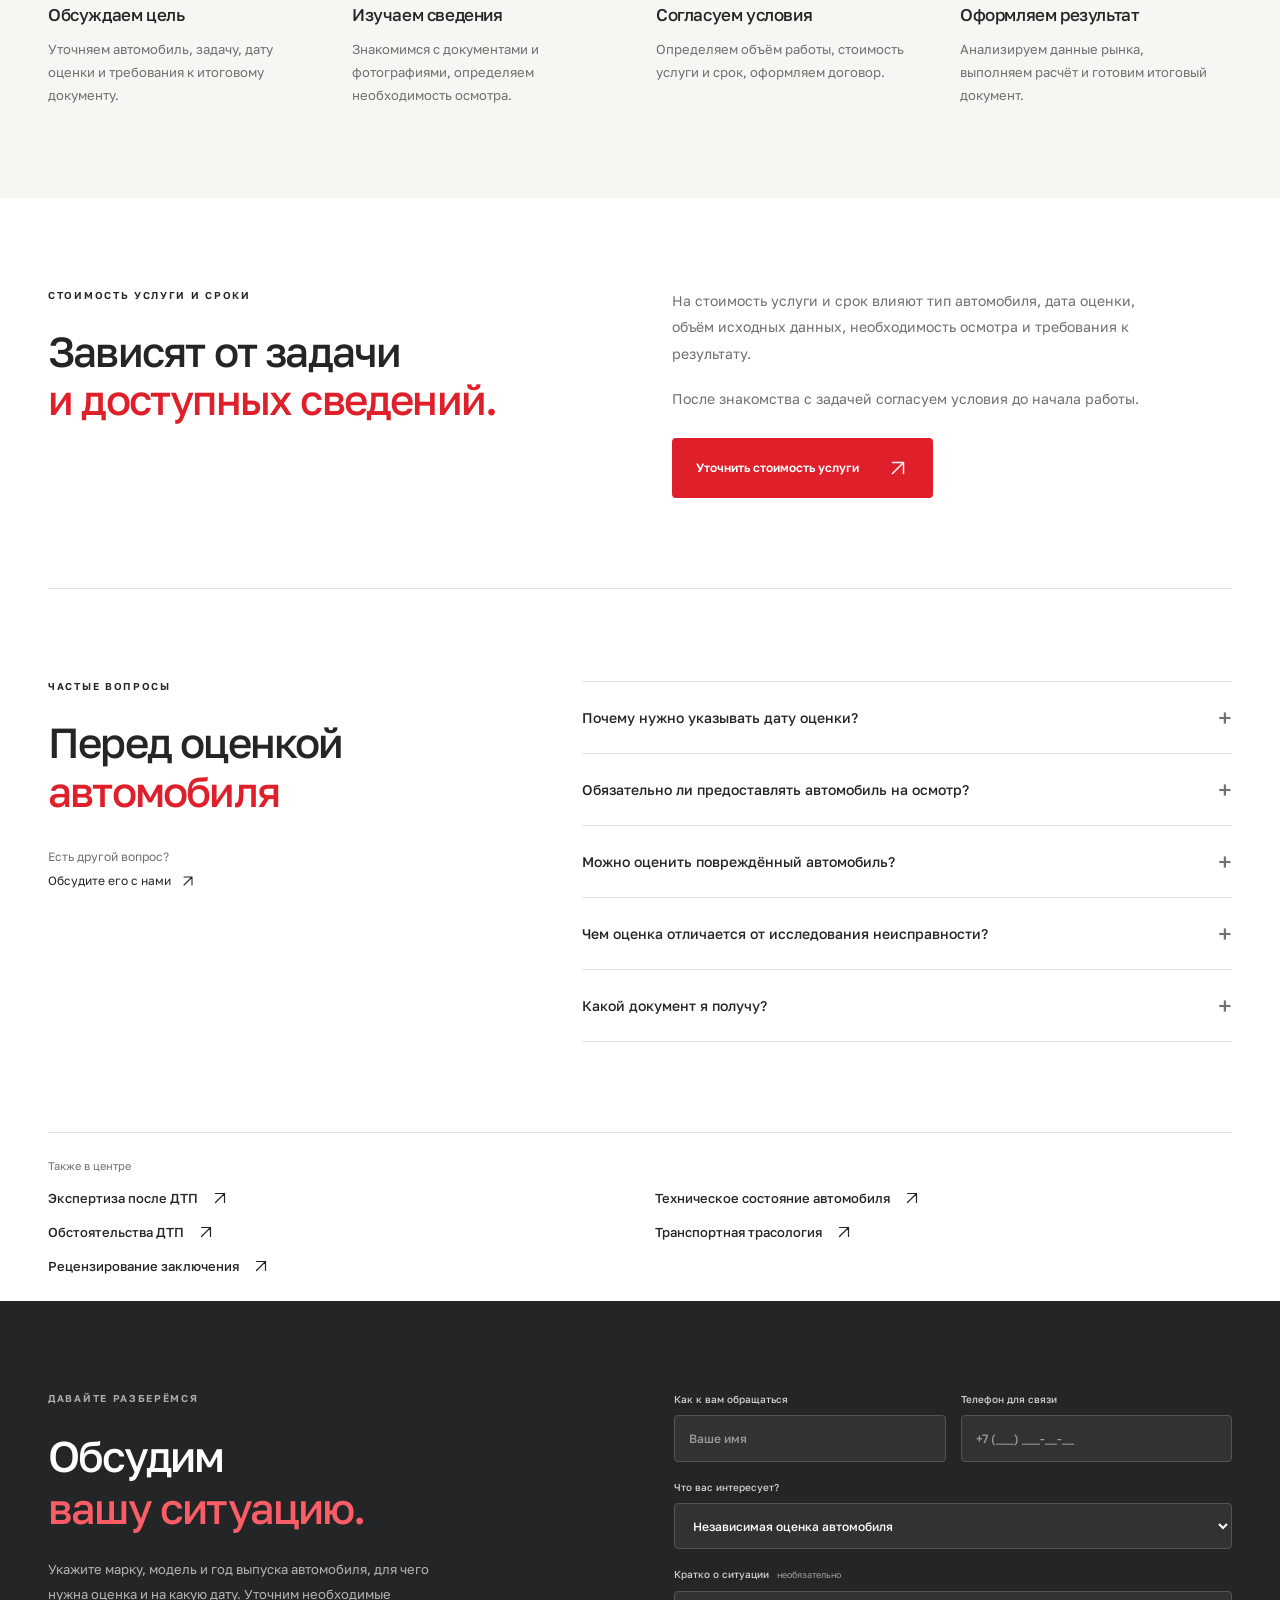
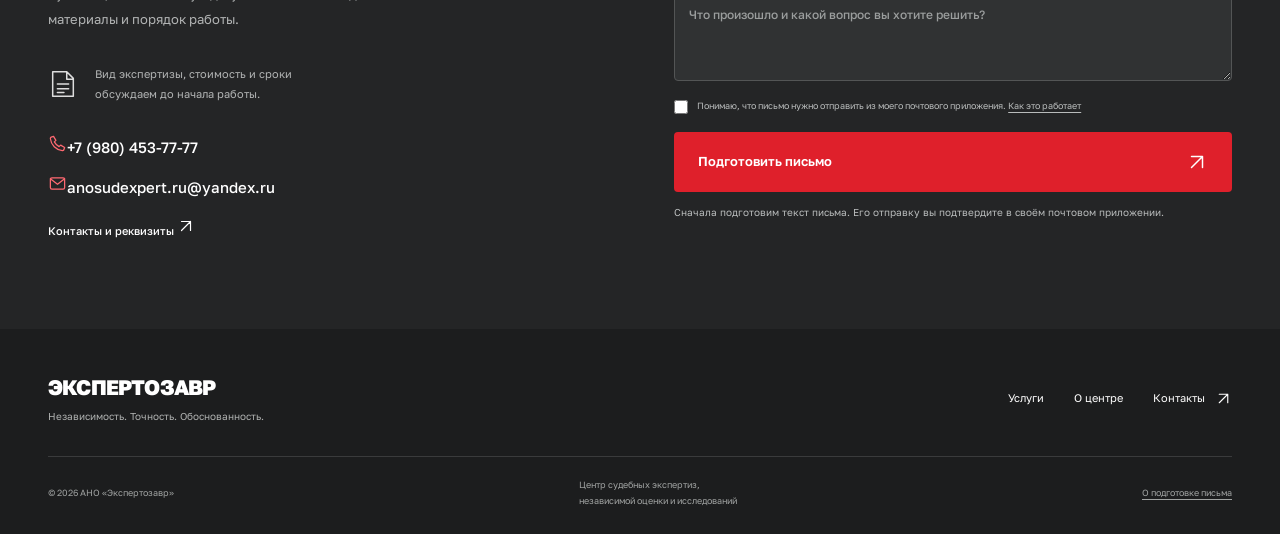
<file: services/nezavisimaya-otsenka-avtomobilya/index.html>
<!doctype html>
<html lang="ru"><head>
<meta charset="utf-8"><meta name="viewport" content="width=device-width, initial-scale=1"><meta name="theme-color" content="#df202b">
<title>Независимая оценка автомобиля в Москве — Экспертозавр</title>
<meta name="description" content="Независимая оценка стоимости автомобиля в Москве на согласованную дату. Учитываем комплектацию, пробег и состояние. Документы, этапы работы и ответы на вопросы.">
<link rel="canonical" href="https://thenineaxis.github.io/expertozavr-demo/services/nezavisimaya-otsenka-avtomobilya/"><meta property="og:url" content="https://thenineaxis.github.io/expertozavr-demo/services/nezavisimaya-otsenka-avtomobilya/">
<meta property="og:title" content="Независимая оценка автомобиля в Москве — Экспертозавр"><meta property="og:description" content="Независимая оценка стоимости автомобиля в Москве на согласованную дату. Учитываем комплектацию, пробег и состояние. Документы, этапы работы и ответы на вопросы."><meta property="og:type" content="website"><meta property="og:locale" content="ru_RU">
<link rel="icon" type="image/svg+xml" href="../../assets/favicon.svg"><link rel="stylesheet" href="../../styles.css"><link rel="stylesheet" href="../../service.css?v=0.7.0"><script src="../../site-config.js?v=0.14.0" defer></script><script src="../../email-draft.js?v=0.14.0" defer></script><script src="../../app.js?v=0.14.0" defer></script>
<script type="application/ld+json">{"@context": "https://schema.org", "@graph": [{"@type": "Service", "@id": "https://thenineaxis.github.io/expertozavr-demo/services/nezavisimaya-otsenka-avtomobilya/#service", "name": "Независимая оценка автомобиля", "serviceType": "Определение стоимости автомобиля с учётом цели оценки, даты, комплектации и состояния", "url": "https://thenineaxis.github.io/expertozavr-demo/services/nezavisimaya-otsenka-avtomobilya/", "provider": {"@type": "Organization", "name": "АНО «Экспертозавр»", "url": "https://thenineaxis.github.io/expertozavr-demo/", "@id": "https://thenineaxis.github.io/expertozavr-demo/#organization", "telephone": "+79804537777", "email": "anosudexpert.ru@yandex.ru", "areaServed": {"@type": "City", "name": "Москва"}}, "areaServed": {"@type": "City", "name": "Москва"}}, {"@type": "BreadcrumbList", "itemListElement": [{"@type": "ListItem", "position": 1, "name": "Главная", "item": "https://thenineaxis.github.io/expertozavr-demo/"}, {"@type": "ListItem", "position": 2, "name": "Услуги", "item": "https://thenineaxis.github.io/expertozavr-demo/services/"}, {"@type": "ListItem", "position": 3, "name": "Независимая оценка автомобиля", "item": "https://thenineaxis.github.io/expertozavr-demo/services/nezavisimaya-otsenka-avtomobilya/"}]}]}</script>
<link rel="stylesheet" href="../../contacts.css?v=0.15.0">
<meta property="og:site_name" content="Экспертозавр"><meta property="og:image" content="https://thenineaxis.github.io/expertozavr-demo/assets/social-card.jpg?v=0.15.0"><meta property="og:image:type" content="image/jpeg"><meta property="og:image:width" content="1200"><meta property="og:image:height" content="630"><meta property="og:image:alt" content="Экспертозавр — автотехническая экспертиза. Телефон +7 (980) 453-77-77.">
</head><body class="service-page" data-service-page="valuation"><a class="skip-link" href="#main">Перейти к содержанию</a>
<svg class="icon-library" xmlns="http://www.w3.org/2000/svg" aria-hidden="true">
<symbol id="i-arrow" viewBox="0 0 24 24"><path d="M5 12h14m-6-6 6 6-6 6"/></symbol><symbol id="i-up-right" viewBox="0 0 24 24"><path d="M6 18 18 6M6 6h12v12"/></symbol><symbol id="i-check" viewBox="0 0 24 24"><path d="m5 12 4 4L19 6"/></symbol>
<symbol id="i-car" viewBox="0 0 32 32"><path d="m6 12 3-7h14l3 7M5 12h22l2 6v7H3v-7l2-6ZM6 25v3m20-3v3M3 19h26M8 15v1m16-1v1"/></symbol>
<symbol id="i-search" viewBox="0 0 32 32"><circle cx="14" cy="14" r="9"/><path d="m21 21 7 7M14 9v10m-5-5h10"/></symbol>
<symbol id="i-tool" viewBox="0 0 32 32"><path d="M27 4a9 9 0 0 1-11 12L7 27a3 3 0 0 1-4-4l11-9A9 9 0 0 1 26 3l-6 6 3 3 6-6"/></symbol>
<symbol id="i-route" viewBox="0 0 32 32"><circle cx="7" cy="7" r="3"/><circle cx="25" cy="25" r="3"/><path d="M10 7h10a6 6 0 0 1 0 12h-8a5 5 0 0 0 0 10M7 13v3m18-7v6M3 25h5"/></symbol>
<symbol id="i-document" viewBox="0 0 32 32"><path d="M8 3h12l7 7v19H5V3h3Zm12 0v8h7M10 16h12m-12 5h12m-12 4h7"/></symbol>
<symbol id="i-scale" viewBox="0 0 32 32"><path d="M16 3v25M6 29h20M5 9l22-3M7 9l-5 11h10L7 9Zm18-3-5 11h10L25 6Z"/></symbol>
<symbol id="i-shield" viewBox="0 0 32 32"><path d="m16 3 12 4v9c0 7-12 13-12 13S4 23 4 16V7l12-4Z"/><path d="m10 15 4 4 8-9"/></symbol>
<symbol id="i-phone" viewBox="0 0 24 24"><path d="m7 3 3 5-2 2a15 15 0 0 0 6 6l2-2 5 3-1 3a2 2 0 0 1-2 1C10 20 4 14 3 6a2 2 0 0 1 1-2l3-1Z"/></symbol><symbol id="i-mail" viewBox="0 0 24 24"><rect x="3" y="5" width="18" height="14" rx="2"/><path d="m3 6 9 7 9-7"/></symbol></svg>
<div class="topline"><div class="container topline-inner"><span>Автотехническая экспертиза в Москве</span><a class="topline-contact" href="tel:+79804537777" aria-label="Позвонить в центр: +7 (980) 453-77-77"><svg aria-hidden="true"><use href="#i-phone"/></svg>+7 (980) 453-77-77</a></div></div>
<header class="site-header"><div class="container header-inner">
<a class="brand" href="../../" aria-label="Экспертозавр — главная"><img src="../../assets/logo-expertozavr.png" alt="Логотип АНО «Экспертозавр»: динозавр с лупой" width="104" height="94"><span class="brand-copy"><strong>ЭКСПЕРТОЗАВР</strong><span>Центр независимых экспертиз<br>и исследований</span></span></a>
<nav class="desktop-nav" aria-label="Основная навигация"><a href="../">Услуги</a><a href="../../about/">О центре</a><a href="../../process/">Как мы работаем</a><a href="../../questions/">Вопросы</a><a href="../../contacts/">Контакты</a></nav>
<a class="button button-small header-cta" href="#consultation">Обсудить задачу <svg><use href="#i-up-right"/></svg></a><button class="menu-toggle" aria-label="Открыть меню" aria-expanded="false" aria-controls="mobile-nav"><span></span><span></span></button></div>
<nav class="mobile-nav" id="mobile-nav" aria-label="Мобильная навигация" hidden><a href="../">Услуги</a><a href="../../about/">О центре</a><a href="../../process/">Как мы работаем</a><a href="../../questions/">Вопросы</a><a href="../../contacts/">Контакты</a><a href="#consultation">Обсудить задачу ↗</a></nav></header>

<main id="main">
<nav class="breadcrumbs container" aria-label="Хлебные крошки"><a href="../../">Главная</a><span aria-hidden="true">/</span><a href="../">Услуги</a><span aria-hidden="true">/</span><span aria-current="page">Независимая оценка автомобиля</span></nav>
<section class="service-hero container" aria-labelledby="service-title">
<div class="service-hero-copy"><p class="eyebrow"><span></span> СТОИМОСТЬ АВТОМОБИЛЯ</p><h1 id="service-title">Независимая<br>оценка<br><em>автомобиля.</em></h1><p class="service-lead">Работаем в Москве. Определяем стоимость конкретного автомобиля на согласованную дату. Учитываем комплектацию, пробег, состояние и данные рынка, чтобы обосновать результат.</p><div class="hero-actions"><a class="button" href="#consultation">Обсудить оценку <svg><use href="#i-up-right"/></svg></a><a class="text-link" href="#documents">Что подготовить <svg><use href="#i-arrow"/></svg></a></div><p class="hero-note"><svg><use href="#i-check"/></svg> Сначала уточним цель и дату оценки</p></div>
<aside class="research-panel" aria-label="Что учитываем при оценке"><div class="research-panel-top"><span>ЧТО УЧИТЫВАЕМ</span><svg><use href="#i-scale"/></svg></div><h2>Автомобиль. Рынок.<br><em>Обоснованная стоимость.</em></h2><figure class="research-photo"><img src="../../assets/vehicle-valuation.jpg" alt="Легковые автомобили разных моделей и комплектаций на открытой стоянке" width="1400" height="1867" fetchpriority="high"></figure><ul class="research-points"><li><span>01</span> Характеристики и комплектация автомобиля</li><li><span>02</span> Пробег и техническое состояние</li><li><span>03</span> Данные рынка на дату оценки</li></ul></aside>
</section>
<nav class="page-sections container" aria-label="На этой странице"><a href="#situations">Когда нужна <span>01</span></a><a href="#result">Что учитываем <span>02</span></a><a href="#documents">Что подготовить <span>03</span></a><a href="#cost">Стоимость услуги <span>04</span></a></nav>
<section class="section container situations" id="situations" aria-labelledby="situations-title"><div class="section-heading"><div><p class="eyebrow">КОГДА ОБРАЩАЮТСЯ</p><h2 id="situations-title">Нужно знать стоимость<br><em>конкретного автомобиля.</em></h2></div></div><div class="situation-list"><article><span>01</span><h3>Перед сделкой<br> или передачей</h3><p>Нужно получить независимое обоснование стоимости автомобиля с учётом его особенностей и состояния.</p></article><article><span>02</span><h3>Спор<br> о стоимости</h3><p>Стороны по-разному оценивают автомобиль. Требуется расчёт, в котором понятны исходные данные и основания итогового вывода.</p></article><article><span>03</span><h3>Оценка<br> на прошлую дату</h3><p>Нужно определить стоимость на конкретную дату в прошлом. Возможность работы уточняется по сохранившимся сведениям об автомобиле и рынке.</p></article></div></section>
<section class="result-section section" id="result" aria-labelledby="result-title"><div class="container result-grid"><div><p class="eyebrow">ЧТО УЧИТЫВАЕМ</p><h2 id="result-title">Стоимость складывается<br>из конкретных данных.</h2><p class="section-description">До начала работы уточняем, какой автомобиль оценивается, для какой задачи и на какую дату. В расчёте учитываем:</p><ul class="check-list"><li><svg><use href="#i-check"/></svg><span>Марку, модель, год выпуска, модификацию и фактическую комплектацию.</span></li><li><svg><use href="#i-check"/></svg><span>Пробег, состояние, известные повреждения и сведения о проведённом ремонте.</span></li><li><svg><use href="#i-check"/></svg><span>Данные о сопоставимых автомобилях и особенностях рынка на дату оценки.</span></li></ul></div><aside class="result-panel"><svg class="result-icon"><use href="#i-document"/></svg><p class="eyebrow">РЕЗУЛЬТАТ РАБОТЫ</p><h3>Обоснование<br>стоимости</h3><p>Итоговый документ с описанием автомобиля, использованных данных, расчётом и выводом о стоимости на согласованную дату.</p><div class="result-contents"><span>Описание объекта и исходные сведения</span><span>Анализ данных и расчёт</span><span>Итоговая стоимость и её обоснование</span></div><p class="result-note">Форму документа и требования к его содержанию согласуем с учётом цели обращения до начала работы.</p></aside></div></section>
<section class="section container documents" id="documents" aria-labelledby="documents-title"><div class="document-intro"><p class="eyebrow">ИСХОДНЫЕ МАТЕРИАЛЫ</p><h2 id="documents-title">Что подготовить<br><em>для оценки автомобиля</em></h2><p>Для первого обращения достаточно марки, модели, года выпуска и описания задачи. Полный перечень документов и необходимость осмотра уточним после обсуждения.</p><a class="text-link" href="#consultation">Обсудить мою задачу <svg><use href="#i-up-right"/></svg></a></div><ol class="document-list"><li><span>01</span><div><h3>Цель и дата оценки</h3><p>Для чего нужен результат, на какую дату требуется стоимость и куда планируется представить итоговый документ.</p></div></li><li><span>02</span><div><h3>Сведения об автомобиле</h3><p>Марка, модель, год выпуска, идентификационные данные, ПТС или сведения из ЭПТС, СТС — по согласованному перечню.</p></div></li><li><span>03</span><div><h3>Пробег и комплектация</h3><p>Данные о пробеге, оснащении и дополнительном оборудовании. Документы об обслуживании и ремонте — при наличии.</p></div></li><li><span>04</span><div><h3>Состояние и фотографии</h3><p>Снимки автомобиля, сведения о дефектах и повреждениях, акты осмотра. Для прошлой даты важны материалы, отражающие состояние в тот период.</p></div></li></ol></section>
<section class="process section" id="process" aria-labelledby="process-title"><div class="container"><div class="section-heading"><div><p class="eyebrow">КАК ПРОХОДИТ РАБОТА</p><h2 id="process-title">Уточняем задачу.<br>Обосновываем стоимость.</h2></div></div><ol class="steps"><li><span>01</span><h3>Обсуждаем цель</h3><p>Уточняем автомобиль, задачу, дату оценки и требования к итоговому документу.</p></li><li><span>02</span><h3>Изучаем сведения</h3><p>Знакомимся с документами и фотографиями, определяем необходимость осмотра.</p></li><li><span>03</span><h3>Согласуем условия</h3><p>Определяем объём работы, стоимость услуги и срок, оформляем договор.</p></li><li><span>04</span><h3>Оформляем результат</h3><p>Анализируем данные рынка, выполняем расчёт и готовим итоговый документ.</p></li></ol></div></section>
<section class="cost-section section container" id="cost" aria-labelledby="cost-title"><div><p class="eyebrow">СТОИМОСТЬ УСЛУГИ И СРОКИ</p><h2 id="cost-title">Зависят от задачи<br><em>и доступных сведений.</em></h2></div><div class="cost-copy"><p>На стоимость услуги и срок влияют тип автомобиля, дата оценки, объём исходных данных, необходимость осмотра и требования к результату.</p><p>После знакомства с задачей согласуем условия до начала работы.</p><a class="button" href="#consultation">Уточнить стоимость услуги <svg><use href="#i-up-right"/></svg></a></div></section>
<section class="faq section container service-faq" id="questions" aria-labelledby="faq-title"><div><p class="eyebrow">ЧАСТЫЕ ВОПРОСЫ</p><h2 id="faq-title">Перед оценкой<br><em>автомобиля</em></h2><p class="faq-note">Есть другой вопрос?<br><a href="#consultation">Обсудите его с нами <svg><use href="#i-up-right"/></svg></a></p></div><div class="faq-list"><details><summary>Почему нужно указывать дату оценки?<span>+</span></summary><p>Стоимость относится к определённой дате: состояние автомобиля и рыночные условия со временем меняются. Дату уточняем с учётом цели обращения до начала работы.</p></details><details><summary>Обязательно ли предоставлять автомобиль на осмотр?<span>+</span></summary><p>Необходимость осмотра зависит от задачи, состояния автомобиля и полноты документов и фотографий. Достаточность материалов оцениваем заранее.</p></details><details><summary>Можно оценить повреждённый автомобиль?<span>+</span></summary><p>Такую задачу можно обсудить. Потребуются сведения о характере повреждений и состоянии автомобиля. Если нужна стоимость восстановительного ремонта, посмотрите услугу <a href="../ekspertiza-posle-dtp/">«Экспертиза после ДТП»</a>.</p></details><details><summary>Чем оценка отличается от исследования неисправности?<span>+</span></summary><p>Здесь задача — определить стоимость автомобиля. Для исследования характера дефектов и причин их возникновения предусмотрена <a href="../tekhnicheskoe-sostoyanie-avtomobilya/">«Экспертиза технического состояния»</a>. При необходимости объём работ обсуждаем вместе.</p></details><details><summary>Какой документ я получу?<span>+</span></summary><p>Форму итогового документа и требования к его содержанию согласуем до начала работы. Сообщите, для какой задачи он нужен и кто будет его рассматривать.</p></details></div></section>
<div class="service-related container"><span>Также в центре</span><a class="text-link" href="../ekspertiza-posle-dtp/">Экспертиза после ДТП <svg><use href="#i-up-right"/></svg></a><a class="text-link" href="../tekhnicheskoe-sostoyanie-avtomobilya/">Техническое состояние автомобиля <svg><use href="#i-up-right"/></svg></a><a class="text-link" href="../obstoyatelstva-dtp/">Обстоятельства ДТП <svg><use href="#i-up-right"/></svg></a><a class="text-link" href="../transportno-trasologicheskaya-ekspertiza/">Транспортная трасология <svg><use href="#i-up-right"/></svg></a><a class="text-link" href="../retsenzirovanie-ekspertnogo-zaklyucheniya/">Рецензирование заключения <svg><use href="#i-up-right"/></svg></a></div>
<section class="consultation section" id="consultation" aria-labelledby="consultation-title"><div class="container consultation-grid"><div class="consultation-copy"><p class="eyebrow">ДАВАЙТЕ РАЗБЕРЁМСЯ</p><h2 id="consultation-title">Обсудим<br><em>вашу ситуацию.</em></h2><p>Укажите марку, модель и год выпуска автомобиля, для чего нужна оценка и на какую дату. Уточним необходимые материалы и порядок работы.</p><div class="consultation-footer"><svg><use href="#i-document"/></svg><span>Вид экспертизы, стоимость и сроки<br>обсуждаем до начала работы.</span></div><address id="contact-details" class="contact-methods"><a class="contact-method" href="tel:+79804537777"><svg aria-hidden="true"><use href="#i-phone"/></svg><span>+7 (980) 453-77-77</span></a><a class="contact-method" href="mailto:anosudexpert.ru@yandex.ru"><svg aria-hidden="true"><use href="#i-mail"/></svg><span>anosudexpert.ru@yandex.ru</span></a><a class="text-link contact-all" href="../../contacts/">Контакты и реквизиты <svg aria-hidden="true"><use href="#i-up-right"/></svg></a></address></div>
<form id="consultation-form"><div class="form-row"><label>Как к вам обращаться<input name="name" autocomplete="name" placeholder="Ваше имя" maxlength="80" required></label><label>Телефон для связи<input name="phone" type="tel" autocomplete="tel" inputmode="tel" placeholder="+7 (___) ___-__-__" minlength="10" maxlength="30" required aria-describedby="phone-error"><span id="phone-error" class="field-error" hidden>Укажите номер: от 10 до 15 цифр.</span></label></div><label>Что вас интересует?<select name="service" id="service-select"><option value="Не знаю, нужна консультация">Помогите выбрать экспертизу</option><option value="Экспертиза после ДТП">Экспертиза после ДТП</option><option value="Обстоятельства ДТП">Обстоятельства ДТП</option><option value="Техническое состояние автомобиля">Техническое состояние автомобиля</option><option value="Транспортно-трасологическая экспертиза">Транспортно-трасологическая экспертиза</option><option value="Независимая оценка автомобиля" selected>Независимая оценка автомобиля</option><option value="Рецензирование экспертного заключения">Рецензирование экспертного заключения</option></select></label><label>Кратко о ситуации <span class="optional">необязательно</span><textarea name="message" placeholder="Что произошло и какой вопрос вы хотите решить?" rows="3" maxlength="2000"></textarea></label><label class="consent"><input type="checkbox" name="consent" required><span>Понимаю, что письмо нужно отправить из моего почтового приложения. <button type="button" class="inline-button" id="privacy-open">Как это работает</button></span></label><button class="button submit-button" type="submit" disabled>Подготовить письмо <svg><use href="#i-up-right"/></svg></button><p class="form-note" id="form-mode-note">Сначала подготовим текст письма. Его отправку вы подтвердите в своём почтовом приложении.</p><noscript><p class="form-note">Для подготовки письма включите JavaScript или свяжитесь с центром по телефону и email, указанным рядом.</p></noscript><div id="form-result" class="form-result" role="region" aria-label="Подготовленное письмо" tabindex="-1" hidden></div></form></div></section>
</main>
<footer class="site-footer"><div class="container"><div class="footer-main"><a class="footer-brand" href="../../">ЭКСПЕРТОЗАВР<span>Независимость. Точность. Обоснованность.</span></a><div class="footer-links"><a href="../">Услуги</a><a href="../../about/">О центре</a><a href="../../contacts/">Контакты <svg><use href="#i-up-right"/></svg></a></div></div><div class="footer-bottom"><p>© <span id="year">2026</span> АНО «Экспертозавр»</p><p>Центр судебных экспертиз,<br>независимой оценки и исследований</p><button class="inline-button" id="footer-privacy">О подготовке письма</button></div></div></footer>
<dialog id="service-dialog" class="modal" aria-labelledby="dialog-title"><button class="modal-close" aria-label="Закрыть окно">×</button><p class="eyebrow" id="dialog-eyebrow">НАПРАВЛЕНИЕ ЭКСПЕРТИЗЫ</p><h2 id="dialog-title"></h2><p id="dialog-description"></p><div id="dialog-extra"></div><a class="button" href="#consultation" id="dialog-cta">Обсудить эту задачу <svg><use href="#i-up-right"/></svg></a></dialog>
</body></html>
</file>
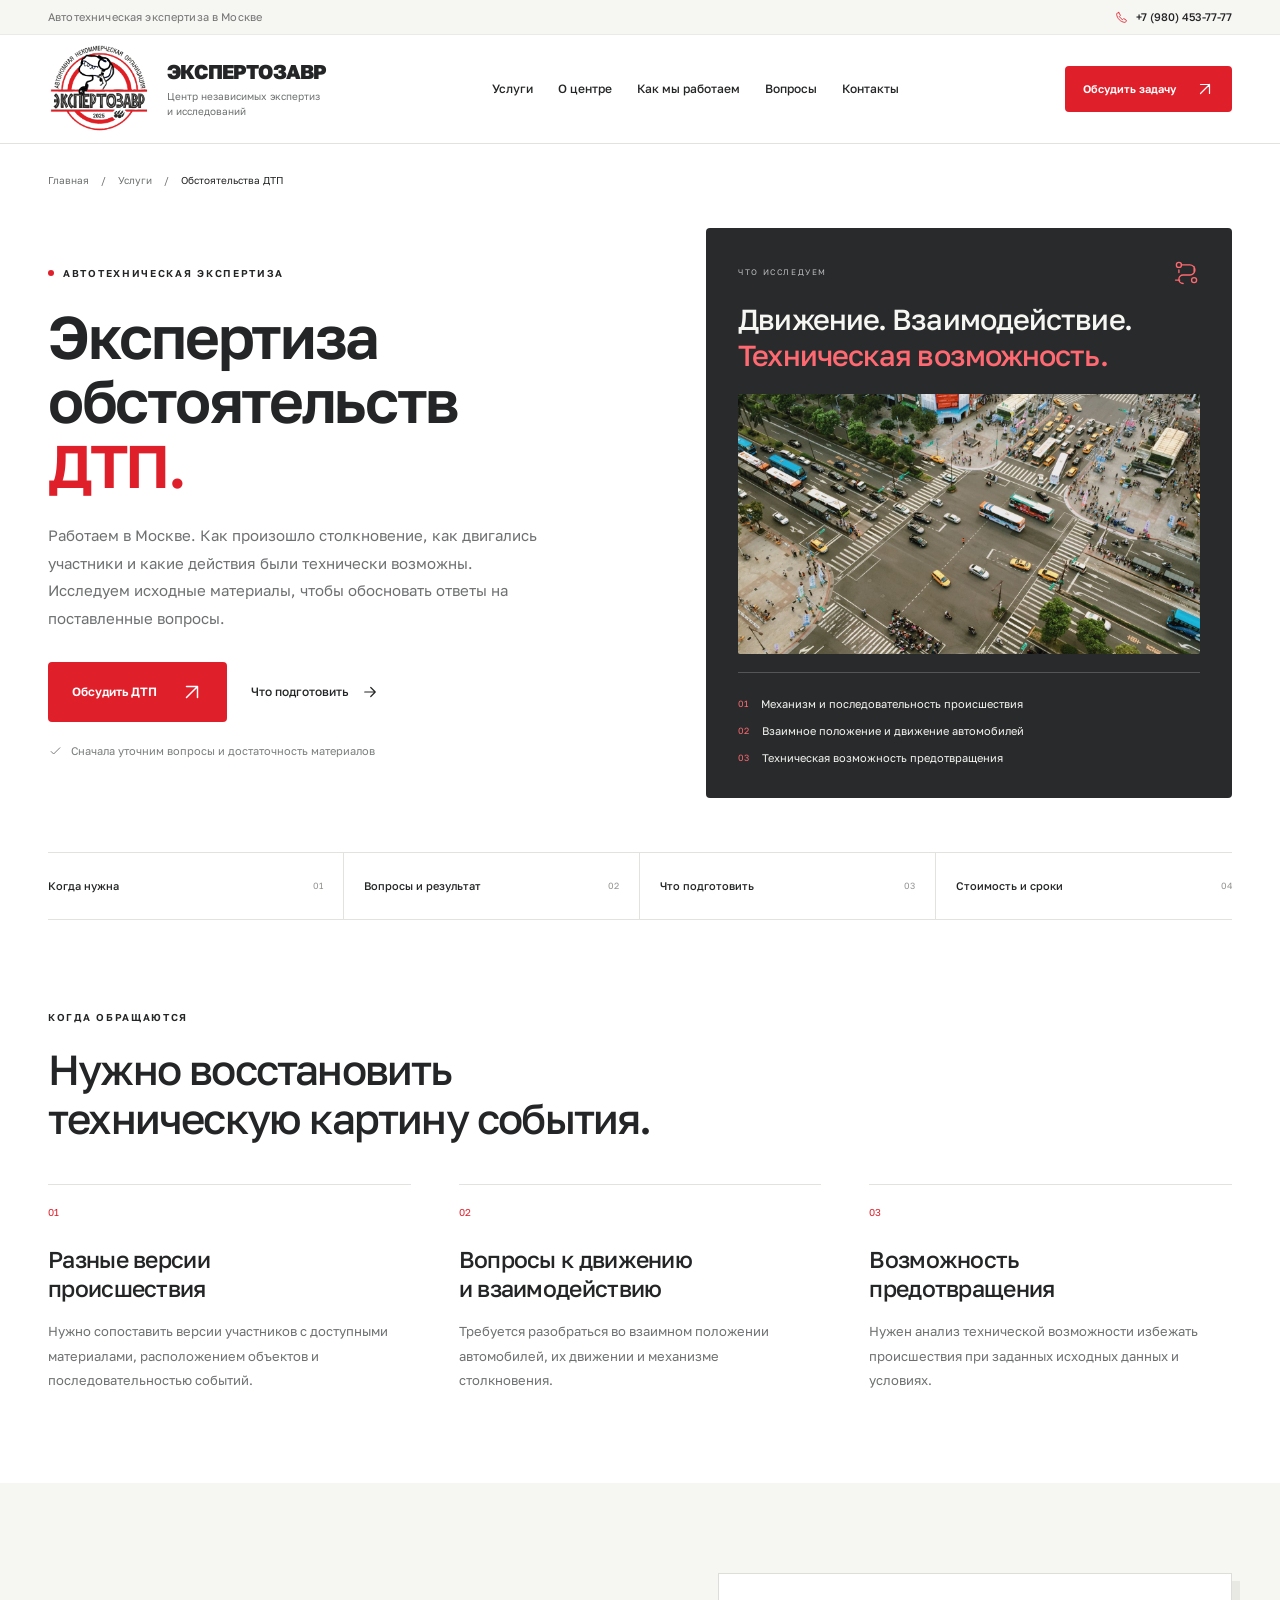
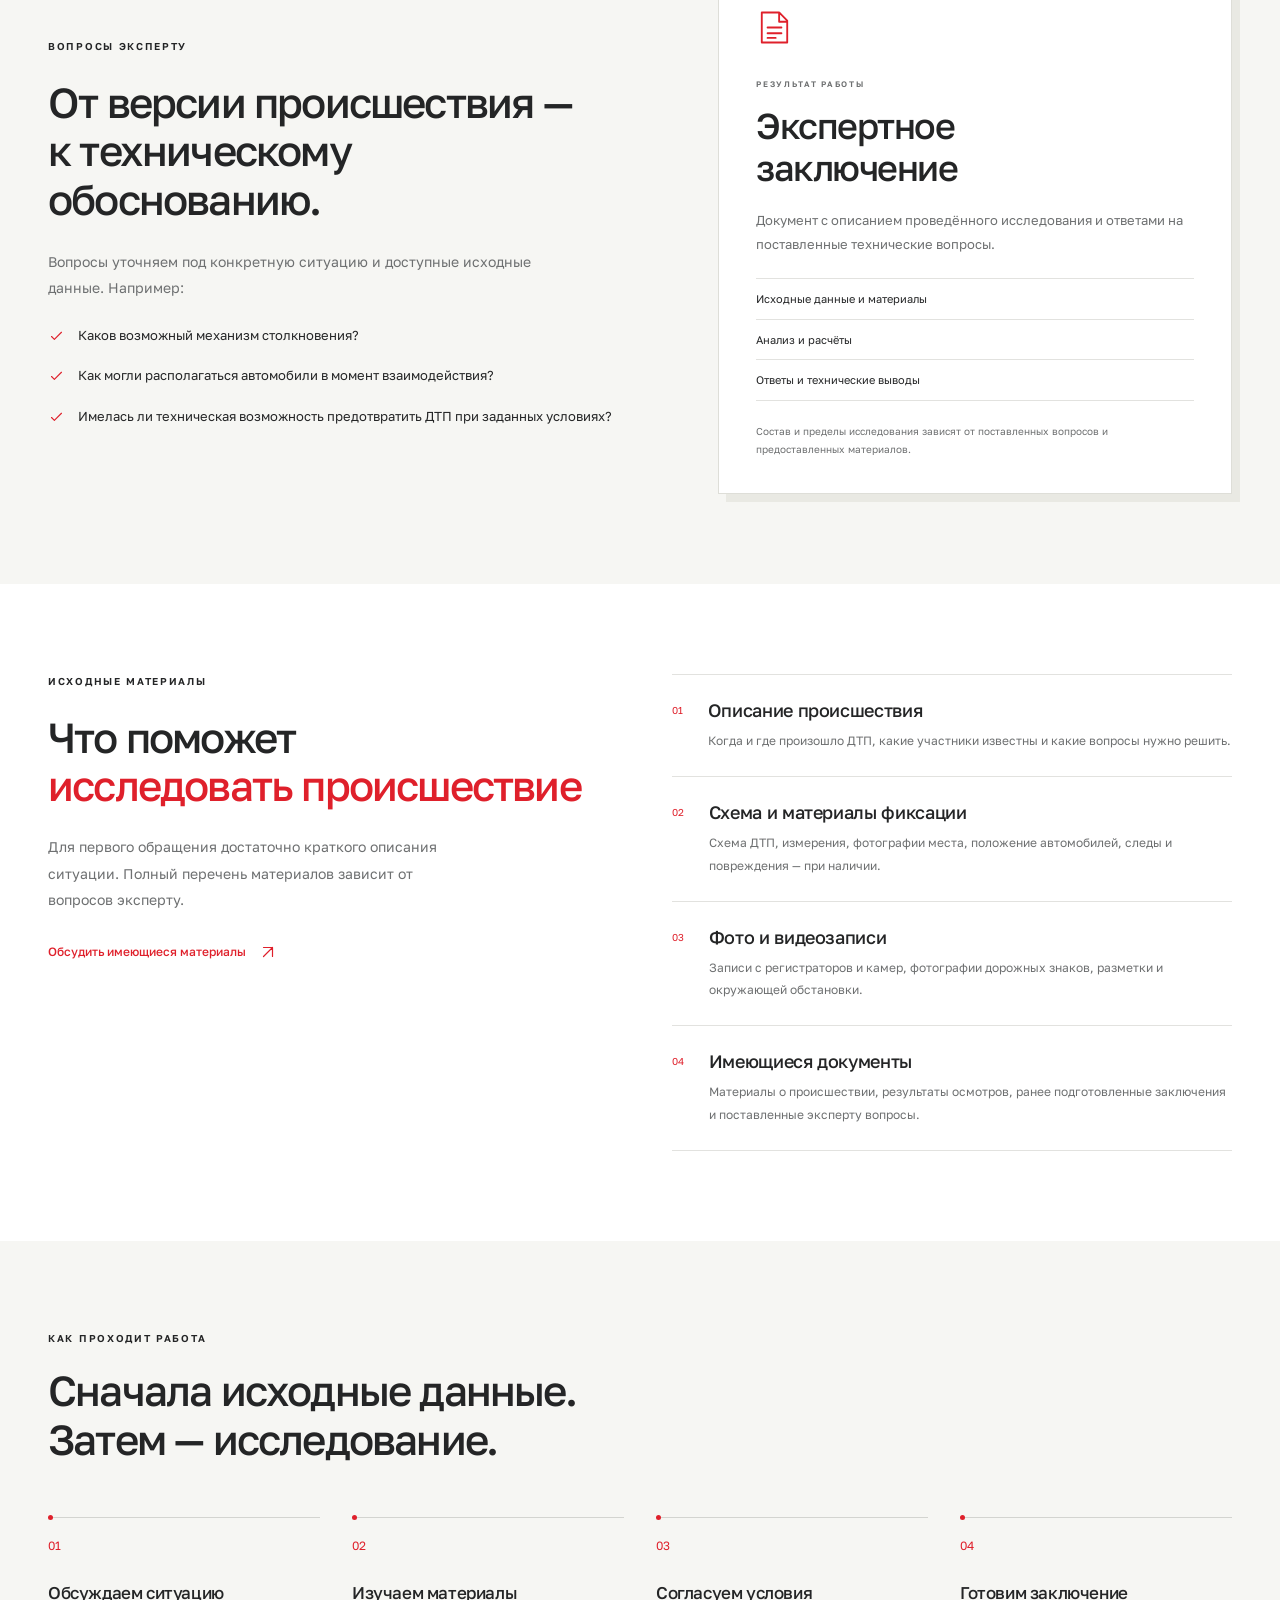
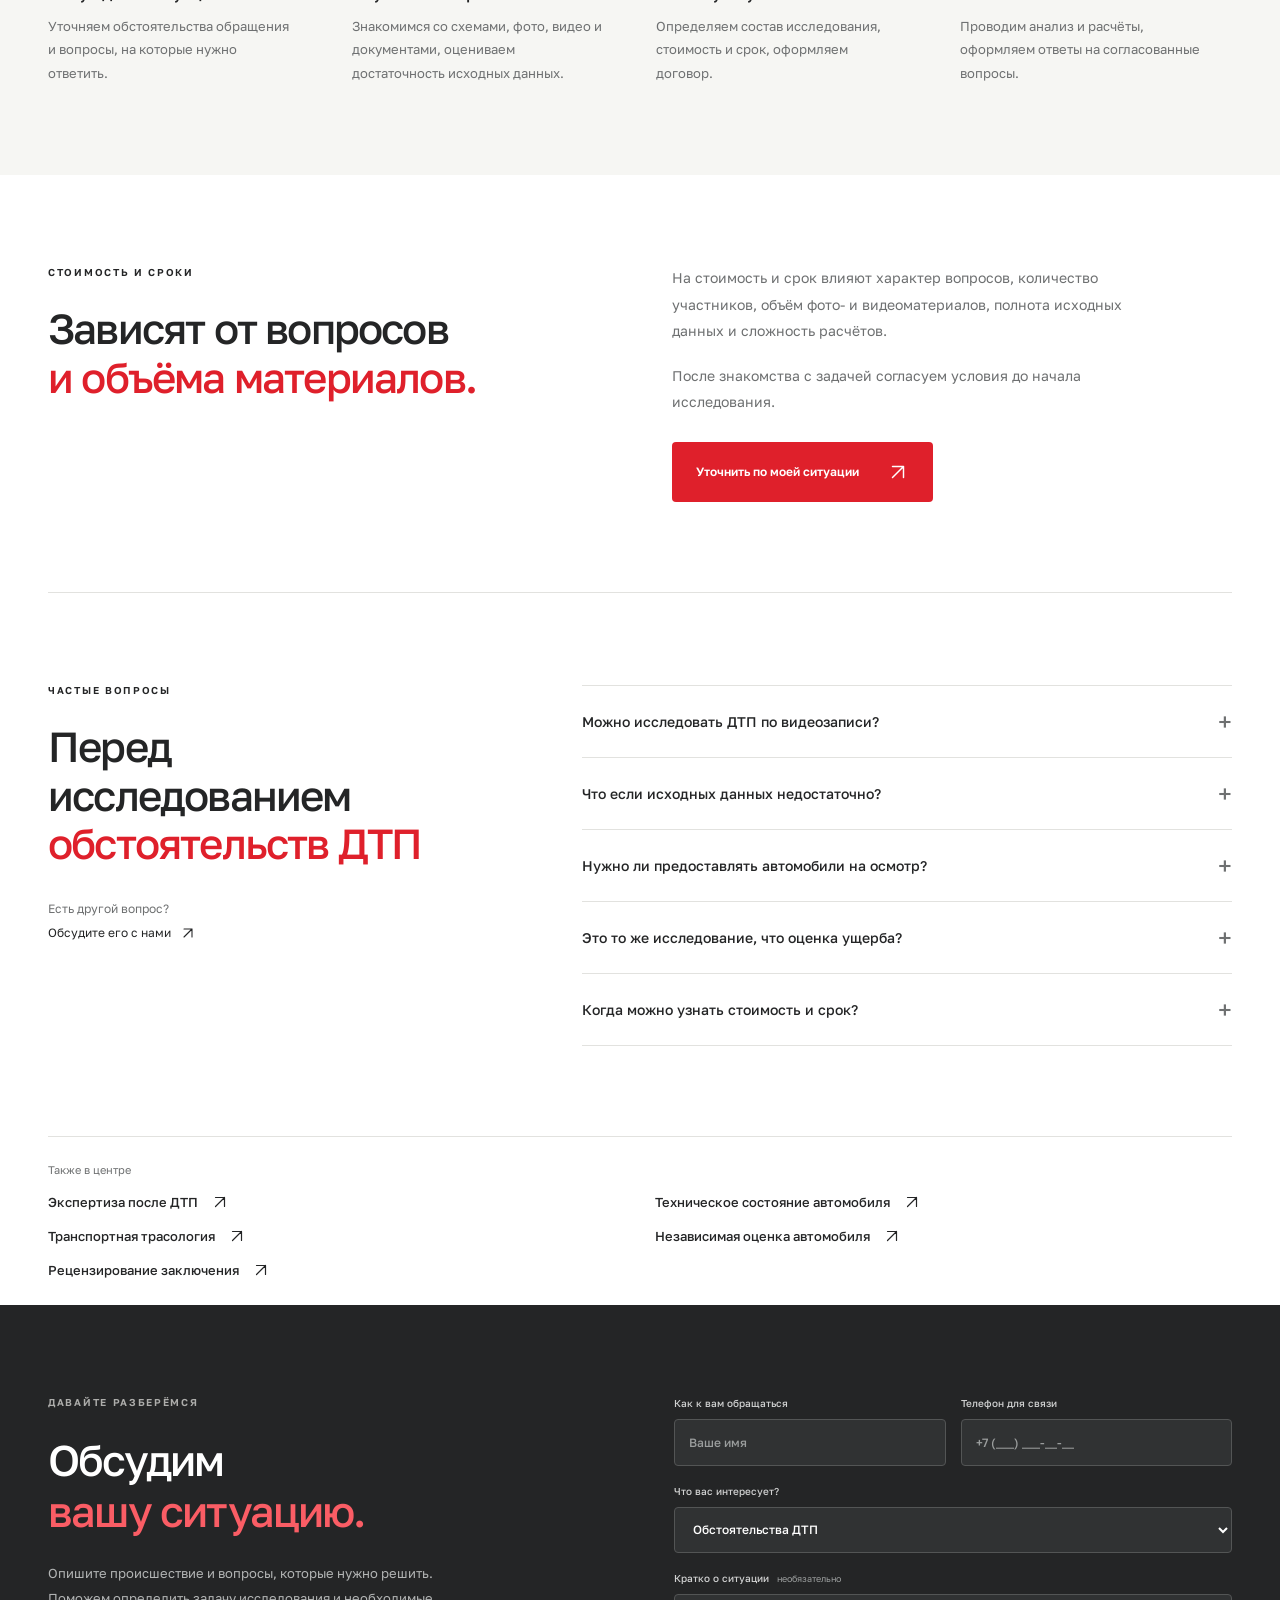
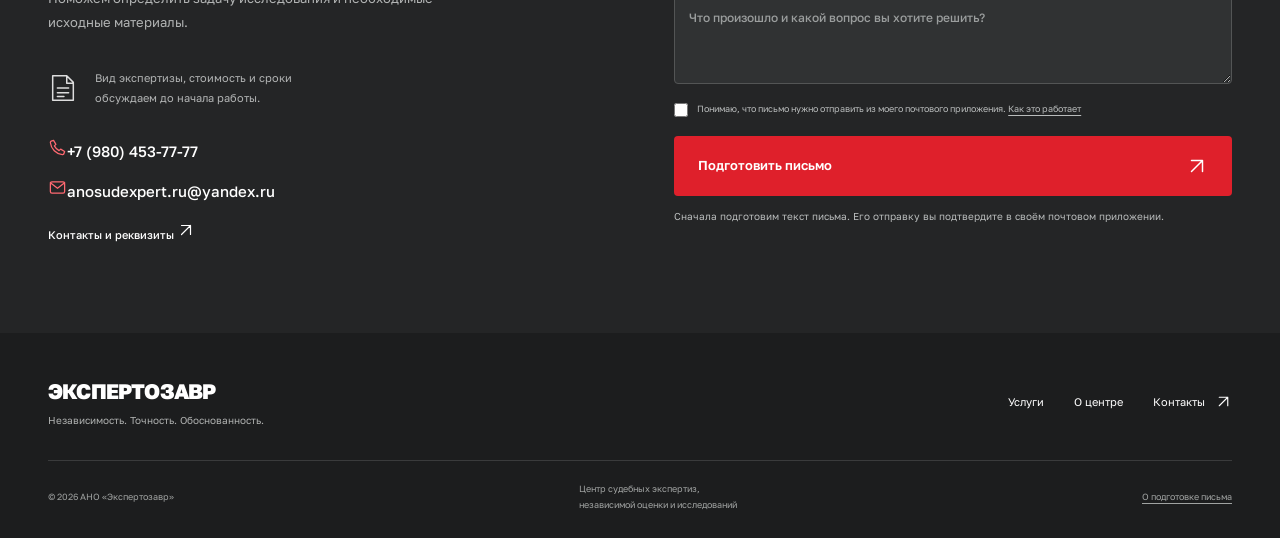
<file: services/obstoyatelstva-dtp/index.html>
<!doctype html>
<html lang="ru"><head>
<meta charset="utf-8"><meta name="viewport" content="width=device-width, initial-scale=1"><meta name="theme-color" content="#df202b">
<title>Экспертиза обстоятельств ДТП в Москве — Экспертозавр</title>
<meta name="description" content="Исследование обстоятельств ДТП в Москве: механизм происшествия, движение автомобилей и техническая возможность предотвращения столкновения. Материалы и порядок работы.">
<link rel="canonical" href="https://thenineaxis.github.io/expertozavr-demo/services/obstoyatelstva-dtp/"><meta property="og:url" content="https://thenineaxis.github.io/expertozavr-demo/services/obstoyatelstva-dtp/">
<meta property="og:title" content="Экспертиза обстоятельств ДТП в Москве — Экспертозавр"><meta property="og:description" content="Исследование обстоятельств ДТП в Москве: механизм происшествия, движение автомобилей и техническая возможность предотвращения столкновения. Материалы и порядок работы."><meta property="og:type" content="website"><meta property="og:locale" content="ru_RU">
<link rel="icon" type="image/svg+xml" href="../../assets/favicon.svg"><link rel="stylesheet" href="../../styles.css"><link rel="stylesheet" href="../../service.css?v=0.7.0"><script src="../../site-config.js?v=0.14.0" defer></script><script src="../../email-draft.js?v=0.14.0" defer></script><script src="../../app.js?v=0.14.0" defer></script>
<script type="application/ld+json">{"@context": "https://schema.org", "@graph": [{"@type": "Service", "@id": "https://thenineaxis.github.io/expertozavr-demo/services/obstoyatelstva-dtp/#service", "name": "Автотехническая экспертиза обстоятельств ДТП", "serviceType": "Исследование механизма происшествия, движения участников и технической возможности предотвращения столкновения", "url": "https://thenineaxis.github.io/expertozavr-demo/services/obstoyatelstva-dtp/", "provider": {"@type": "Organization", "name": "АНО «Экспертозавр»", "url": "https://thenineaxis.github.io/expertozavr-demo/", "@id": "https://thenineaxis.github.io/expertozavr-demo/#organization", "telephone": "+79804537777", "email": "anosudexpert.ru@yandex.ru", "areaServed": {"@type": "City", "name": "Москва"}}, "areaServed": {"@type": "City", "name": "Москва"}}, {"@type": "BreadcrumbList", "itemListElement": [{"@type": "ListItem", "position": 1, "name": "Главная", "item": "https://thenineaxis.github.io/expertozavr-demo/"}, {"@type": "ListItem", "position": 2, "name": "Услуги", "item": "https://thenineaxis.github.io/expertozavr-demo/services/"}, {"@type": "ListItem", "position": 3, "name": "Обстоятельства ДТП", "item": "https://thenineaxis.github.io/expertozavr-demo/services/obstoyatelstva-dtp/"}]}]}</script>
<link rel="stylesheet" href="../../contacts.css?v=0.15.0">
<meta property="og:site_name" content="Экспертозавр"><meta property="og:image" content="https://thenineaxis.github.io/expertozavr-demo/assets/social-card.jpg?v=0.15.0"><meta property="og:image:type" content="image/jpeg"><meta property="og:image:width" content="1200"><meta property="og:image:height" content="630"><meta property="og:image:alt" content="Экспертозавр — автотехническая экспертиза. Телефон +7 (980) 453-77-77.">
</head><body class="service-page" data-service-page="accident"><a class="skip-link" href="#main">Перейти к содержанию</a>
<svg class="icon-library" xmlns="http://www.w3.org/2000/svg" aria-hidden="true">
<symbol id="i-arrow" viewBox="0 0 24 24"><path d="M5 12h14m-6-6 6 6-6 6"/></symbol><symbol id="i-up-right" viewBox="0 0 24 24"><path d="M6 18 18 6M6 6h12v12"/></symbol><symbol id="i-check" viewBox="0 0 24 24"><path d="m5 12 4 4L19 6"/></symbol>
<symbol id="i-car" viewBox="0 0 32 32"><path d="m6 12 3-7h14l3 7M5 12h22l2 6v7H3v-7l2-6ZM6 25v3m20-3v3M3 19h26M8 15v1m16-1v1"/></symbol>
<symbol id="i-search" viewBox="0 0 32 32"><circle cx="14" cy="14" r="9"/><path d="m21 21 7 7M14 9v10m-5-5h10"/></symbol>
<symbol id="i-tool" viewBox="0 0 32 32"><path d="M27 4a9 9 0 0 1-11 12L7 27a3 3 0 0 1-4-4l11-9A9 9 0 0 1 26 3l-6 6 3 3 6-6"/></symbol>
<symbol id="i-route" viewBox="0 0 32 32"><circle cx="7" cy="7" r="3"/><circle cx="25" cy="25" r="3"/><path d="M10 7h10a6 6 0 0 1 0 12h-8a5 5 0 0 0 0 10M7 13v3m18-7v6M3 25h5"/></symbol>
<symbol id="i-document" viewBox="0 0 32 32"><path d="M8 3h12l7 7v19H5V3h3Zm12 0v8h7M10 16h12m-12 5h12m-12 4h7"/></symbol>
<symbol id="i-scale" viewBox="0 0 32 32"><path d="M16 3v25M6 29h20M5 9l22-3M7 9l-5 11h10L7 9Zm18-3-5 11h10L25 6Z"/></symbol>
<symbol id="i-shield" viewBox="0 0 32 32"><path d="m16 3 12 4v9c0 7-12 13-12 13S4 23 4 16V7l12-4Z"/><path d="m10 15 4 4 8-9"/></symbol>
<symbol id="i-phone" viewBox="0 0 24 24"><path d="m7 3 3 5-2 2a15 15 0 0 0 6 6l2-2 5 3-1 3a2 2 0 0 1-2 1C10 20 4 14 3 6a2 2 0 0 1 1-2l3-1Z"/></symbol><symbol id="i-mail" viewBox="0 0 24 24"><rect x="3" y="5" width="18" height="14" rx="2"/><path d="m3 6 9 7 9-7"/></symbol></svg>
<div class="topline"><div class="container topline-inner"><span>Автотехническая экспертиза в Москве</span><a class="topline-contact" href="tel:+79804537777" aria-label="Позвонить в центр: +7 (980) 453-77-77"><svg aria-hidden="true"><use href="#i-phone"/></svg>+7 (980) 453-77-77</a></div></div>
<header class="site-header"><div class="container header-inner">
<a class="brand" href="../../" aria-label="Экспертозавр — главная"><img src="../../assets/logo-expertozavr.png" alt="Логотип АНО «Экспертозавр»: динозавр с лупой" width="104" height="94"><span class="brand-copy"><strong>ЭКСПЕРТОЗАВР</strong><span>Центр независимых экспертиз<br>и исследований</span></span></a>
<nav class="desktop-nav" aria-label="Основная навигация"><a href="../">Услуги</a><a href="../../about/">О центре</a><a href="../../process/">Как мы работаем</a><a href="../../questions/">Вопросы</a><a href="../../contacts/">Контакты</a></nav>
<a class="button button-small header-cta" href="#consultation">Обсудить задачу <svg><use href="#i-up-right"/></svg></a><button class="menu-toggle" aria-label="Открыть меню" aria-expanded="false" aria-controls="mobile-nav"><span></span><span></span></button></div>
<nav class="mobile-nav" id="mobile-nav" aria-label="Мобильная навигация" hidden><a href="../">Услуги</a><a href="../../about/">О центре</a><a href="../../process/">Как мы работаем</a><a href="../../questions/">Вопросы</a><a href="../../contacts/">Контакты</a><a href="#consultation">Обсудить задачу ↗</a></nav></header>

<main id="main">
<nav class="breadcrumbs container" aria-label="Хлебные крошки"><a href="../../">Главная</a><span aria-hidden="true">/</span><a href="../">Услуги</a><span aria-hidden="true">/</span><span aria-current="page">Обстоятельства ДТП</span></nav>
<section class="service-hero container" aria-labelledby="service-title">
<div class="service-hero-copy"><p class="eyebrow"><span></span> АВТОТЕХНИЧЕСКАЯ ЭКСПЕРТИЗА</p><h1 id="service-title">Экспертиза<br>обстоятельств<br><em>ДТП.</em></h1><p class="service-lead">Работаем в Москве. Как произошло столкновение, как двигались участники и какие действия были технически возможны. Исследуем исходные материалы, чтобы обосновать ответы на поставленные вопросы.</p><div class="hero-actions"><a class="button" href="#consultation">Обсудить ДТП <svg><use href="#i-up-right"/></svg></a><a class="text-link" href="#documents">Что подготовить <svg><use href="#i-arrow"/></svg></a></div><p class="hero-note"><svg><use href="#i-check"/></svg> Сначала уточним вопросы и достаточность материалов</p></div>
<aside class="research-panel" aria-label="Предмет исследования"><div class="research-panel-top"><span>ЧТО ИССЛЕДУЕМ</span><svg><use href="#i-route"/></svg></div><h2>Движение. Взаимодействие.<br><em>Техническая возможность.</em></h2><figure class="research-photo"><img src="../../assets/traffic-intersection.jpg" alt="Автомобили и дорожная разметка на городском перекрёстке, вид сверху" width="1400" height="1050" fetchpriority="high"></figure><ul class="research-points"><li><span>01</span> Механизм и последовательность происшествия</li><li><span>02</span> Взаимное положение и движение автомобилей</li><li><span>03</span> Техническая возможность предотвращения</li></ul></aside>
</section>
<nav class="page-sections container" aria-label="На этой странице"><a href="#situations">Когда нужна <span>01</span></a><a href="#result">Вопросы и результат <span>02</span></a><a href="#documents">Что подготовить <span>03</span></a><a href="#cost">Стоимость и сроки <span>04</span></a></nav>
<section class="section container situations" id="situations" aria-labelledby="situations-title"><div class="section-heading"><div><p class="eyebrow">КОГДА ОБРАЩАЮТСЯ</p><h2 id="situations-title">Нужно восстановить<br><em>техническую картину события.</em></h2></div></div><div class="situation-list"><article><span>01</span><h3>Разные версии<br> происшествия</h3><p>Нужно сопоставить версии участников с доступными материалами, расположением объектов и последовательностью событий.</p></article><article><span>02</span><h3>Вопросы к движению<br> и взаимодействию</h3><p>Требуется разобраться во взаимном положении автомобилей, их движении и механизме столкновения.</p></article><article><span>03</span><h3>Возможность<br> предотвращения</h3><p>Нужен анализ технической возможности избежать происшествия при заданных исходных данных и условиях.</p></article></div></section>
<section class="result-section section" id="result" aria-labelledby="result-title"><div class="container result-grid"><div><p class="eyebrow">ВОПРОСЫ ЭКСПЕРТУ</p><h2 id="result-title">От версии происшествия —<br>к техническому обоснованию.</h2><p class="section-description">Вопросы уточняем под конкретную ситуацию и доступные исходные данные. Например:</p><ul class="check-list"><li><svg><use href="#i-check"/></svg><span>Каков возможный механизм столкновения?</span></li><li><svg><use href="#i-check"/></svg><span>Как могли располагаться автомобили в момент взаимодействия?</span></li><li><svg><use href="#i-check"/></svg><span>Имелась ли техническая возможность предотвратить ДТП при заданных условиях?</span></li></ul></div><aside class="result-panel"><svg class="result-icon"><use href="#i-document"/></svg><p class="eyebrow">РЕЗУЛЬТАТ РАБОТЫ</p><h3>Экспертное<br>заключение</h3><p>Документ с описанием проведённого исследования и ответами на поставленные технические вопросы.</p><div class="result-contents"><span>Исходные данные и материалы</span><span>Анализ и расчёты</span><span>Ответы и технические выводы</span></div><p class="result-note">Состав и пределы исследования зависят от поставленных вопросов и предоставленных материалов.</p></aside></div></section>
<section class="section container documents" id="documents" aria-labelledby="documents-title"><div class="document-intro"><p class="eyebrow">ИСХОДНЫЕ МАТЕРИАЛЫ</p><h2 id="documents-title">Что поможет<br><em>исследовать происшествие</em></h2><p>Для первого обращения достаточно краткого описания ситуации. Полный перечень материалов зависит от вопросов эксперту.</p><a class="text-link" href="#consultation">Обсудить имеющиеся материалы <svg><use href="#i-up-right"/></svg></a></div><ol class="document-list"><li><span>01</span><div><h3>Описание происшествия</h3><p>Когда и где произошло ДТП, какие участники известны и какие вопросы нужно решить.</p></div></li><li><span>02</span><div><h3>Схема и материалы фиксации</h3><p>Схема ДТП, измерения, фотографии места, положение автомобилей, следы и повреждения — при наличии.</p></div></li><li><span>03</span><div><h3>Фото и видеозаписи</h3><p>Записи с регистраторов и камер, фотографии дорожных знаков, разметки и окружающей обстановки.</p></div></li><li><span>04</span><div><h3>Имеющиеся документы</h3><p>Материалы о происшествии, результаты осмотров, ранее подготовленные заключения и поставленные эксперту вопросы.</p></div></li></ol></section>
<section class="process section" id="process" aria-labelledby="process-title"><div class="container"><div class="section-heading"><div><p class="eyebrow">КАК ПРОХОДИТ РАБОТА</p><h2 id="process-title">Сначала исходные данные.<br>Затем — исследование.</h2></div></div><ol class="steps"><li><span>01</span><h3>Обсуждаем ситуацию</h3><p>Уточняем обстоятельства обращения и вопросы, на которые нужно ответить.</p></li><li><span>02</span><h3>Изучаем материалы</h3><p>Знакомимся со схемами, фото, видео и документами, оцениваем достаточность исходных данных.</p></li><li><span>03</span><h3>Согласуем условия</h3><p>Определяем состав исследования, стоимость и срок, оформляем договор.</p></li><li><span>04</span><h3>Готовим заключение</h3><p>Проводим анализ и расчёты, оформляем ответы на согласованные вопросы.</p></li></ol></div></section>
<section class="cost-section section container" id="cost" aria-labelledby="cost-title"><div><p class="eyebrow">СТОИМОСТЬ И СРОКИ</p><h2 id="cost-title">Зависят от вопросов<br><em>и объёма материалов.</em></h2></div><div class="cost-copy"><p>На стоимость и срок влияют характер вопросов, количество участников, объём фото- и видеоматериалов, полнота исходных данных и сложность расчётов.</p><p>После знакомства с задачей согласуем условия до начала исследования.</p><a class="button" href="#consultation">Уточнить по моей ситуации <svg><use href="#i-up-right"/></svg></a></div></section>
<section class="faq section container service-faq" id="questions" aria-labelledby="faq-title"><div><p class="eyebrow">ЧАСТЫЕ ВОПРОСЫ</p><h2 id="faq-title">Перед исследованием<br><em>обстоятельств ДТП</em></h2><p class="faq-note">Есть другой вопрос?<br><a href="#consultation">Обсудите его с нами <svg><use href="#i-up-right"/></svg></a></p></div><div class="faq-list"><details><summary>Можно исследовать ДТП по видеозаписи?<span>+</span></summary><p>Видеозапись может быть частью исходных материалов. Возможности анализа зависят от её качества, содержания и других данных о происшествии. Перечень решаемых вопросов уточняется после знакомства с материалами.</p></details><details><summary>Что если исходных данных недостаточно?<span>+</span></summary><p>По каждому вопросу оценивается достаточность материалов. На этапе обсуждения уточняем, какие данные доступны и что понадобится для исследования.</p></details><details><summary>Нужно ли предоставлять автомобили на осмотр?<span>+</span></summary><p>Необходимость осмотра зависит от задачи и сохранившихся материалов. Этот вопрос обсуждаем индивидуально до начала работы.</p></details><details><summary>Это то же исследование, что оценка ущерба?<span>+</span></summary><p>Исследование обстоятельств посвящено механизму происшествия и движению участников. Если вопрос касается повреждений и стоимости ремонта, посмотрите услугу <a href="../ekspertiza-posle-dtp/">«Экспертиза после ДТП»</a>. При необходимости задачи можно обсудить вместе.</p></details><details><summary>Когда можно узнать стоимость и срок?<span>+</span></summary><p>После первоначального изучения вопросов и доступных материалов, когда понятен объём исследования. Условия согласуем до начала работы.</p></details></div></section>
<div class="service-related container"><span>Также в центре</span><a class="text-link" href="../ekspertiza-posle-dtp/">Экспертиза после ДТП <svg><use href="#i-up-right"/></svg></a><a class="text-link" href="../tekhnicheskoe-sostoyanie-avtomobilya/">Техническое состояние автомобиля <svg><use href="#i-up-right"/></svg></a><a class="text-link" href="../transportno-trasologicheskaya-ekspertiza/">Транспортная трасология <svg><use href="#i-up-right"/></svg></a><a class="text-link" href="../nezavisimaya-otsenka-avtomobilya/">Независимая оценка автомобиля <svg><use href="#i-up-right"/></svg></a><a class="text-link" href="../retsenzirovanie-ekspertnogo-zaklyucheniya/">Рецензирование заключения <svg><use href="#i-up-right"/></svg></a></div>
<section class="consultation section" id="consultation" aria-labelledby="consultation-title"><div class="container consultation-grid"><div class="consultation-copy"><p class="eyebrow">ДАВАЙТЕ РАЗБЕРЁМСЯ</p><h2 id="consultation-title">Обсудим<br><em>вашу ситуацию.</em></h2><p>Опишите происшествие и вопросы, которые нужно решить. Поможем определить задачу исследования и необходимые исходные материалы.</p><div class="consultation-footer"><svg><use href="#i-document"/></svg><span>Вид экспертизы, стоимость и сроки<br>обсуждаем до начала работы.</span></div><address id="contact-details" class="contact-methods"><a class="contact-method" href="tel:+79804537777"><svg aria-hidden="true"><use href="#i-phone"/></svg><span>+7 (980) 453-77-77</span></a><a class="contact-method" href="mailto:anosudexpert.ru@yandex.ru"><svg aria-hidden="true"><use href="#i-mail"/></svg><span>anosudexpert.ru@yandex.ru</span></a><a class="text-link contact-all" href="../../contacts/">Контакты и реквизиты <svg aria-hidden="true"><use href="#i-up-right"/></svg></a></address></div>
<form id="consultation-form"><div class="form-row"><label>Как к вам обращаться<input name="name" autocomplete="name" placeholder="Ваше имя" maxlength="80" required></label><label>Телефон для связи<input name="phone" type="tel" autocomplete="tel" inputmode="tel" placeholder="+7 (___) ___-__-__" minlength="10" maxlength="30" required aria-describedby="phone-error"><span id="phone-error" class="field-error" hidden>Укажите номер: от 10 до 15 цифр.</span></label></div><label>Что вас интересует?<select name="service" id="service-select"><option value="Не знаю, нужна консультация">Помогите выбрать экспертизу</option><option value="Экспертиза после ДТП">Экспертиза после ДТП</option><option value="Обстоятельства ДТП" selected>Обстоятельства ДТП</option><option value="Техническое состояние автомобиля">Техническое состояние автомобиля</option><option value="Транспортно-трасологическая экспертиза">Транспортно-трасологическая экспертиза</option><option value="Независимая оценка автомобиля">Независимая оценка автомобиля</option><option value="Рецензирование экспертного заключения">Рецензирование экспертного заключения</option></select></label><label>Кратко о ситуации <span class="optional">необязательно</span><textarea name="message" placeholder="Что произошло и какой вопрос вы хотите решить?" rows="3" maxlength="2000"></textarea></label><label class="consent"><input type="checkbox" name="consent" required><span>Понимаю, что письмо нужно отправить из моего почтового приложения. <button type="button" class="inline-button" id="privacy-open">Как это работает</button></span></label><button class="button submit-button" type="submit" disabled>Подготовить письмо <svg><use href="#i-up-right"/></svg></button><p class="form-note" id="form-mode-note">Сначала подготовим текст письма. Его отправку вы подтвердите в своём почтовом приложении.</p><noscript><p class="form-note">Для подготовки письма включите JavaScript или свяжитесь с центром по телефону и email, указанным рядом.</p></noscript><div id="form-result" class="form-result" role="region" aria-label="Подготовленное письмо" tabindex="-1" hidden></div></form></div></section>
</main>
<footer class="site-footer"><div class="container"><div class="footer-main"><a class="footer-brand" href="../../">ЭКСПЕРТОЗАВР<span>Независимость. Точность. Обоснованность.</span></a><div class="footer-links"><a href="../">Услуги</a><a href="../../about/">О центре</a><a href="../../contacts/">Контакты <svg><use href="#i-up-right"/></svg></a></div></div><div class="footer-bottom"><p>© <span id="year">2026</span> АНО «Экспертозавр»</p><p>Центр судебных экспертиз,<br>независимой оценки и исследований</p><button class="inline-button" id="footer-privacy">О подготовке письма</button></div></div></footer>
<dialog id="service-dialog" class="modal" aria-labelledby="dialog-title"><button class="modal-close" aria-label="Закрыть окно">×</button><p class="eyebrow" id="dialog-eyebrow">НАПРАВЛЕНИЕ ЭКСПЕРТИЗЫ</p><h2 id="dialog-title"></h2><p id="dialog-description"></p><div id="dialog-extra"></div><a class="button" href="#consultation" id="dialog-cta">Обсудить эту задачу <svg><use href="#i-up-right"/></svg></a></dialog>
</body></html>
</file>
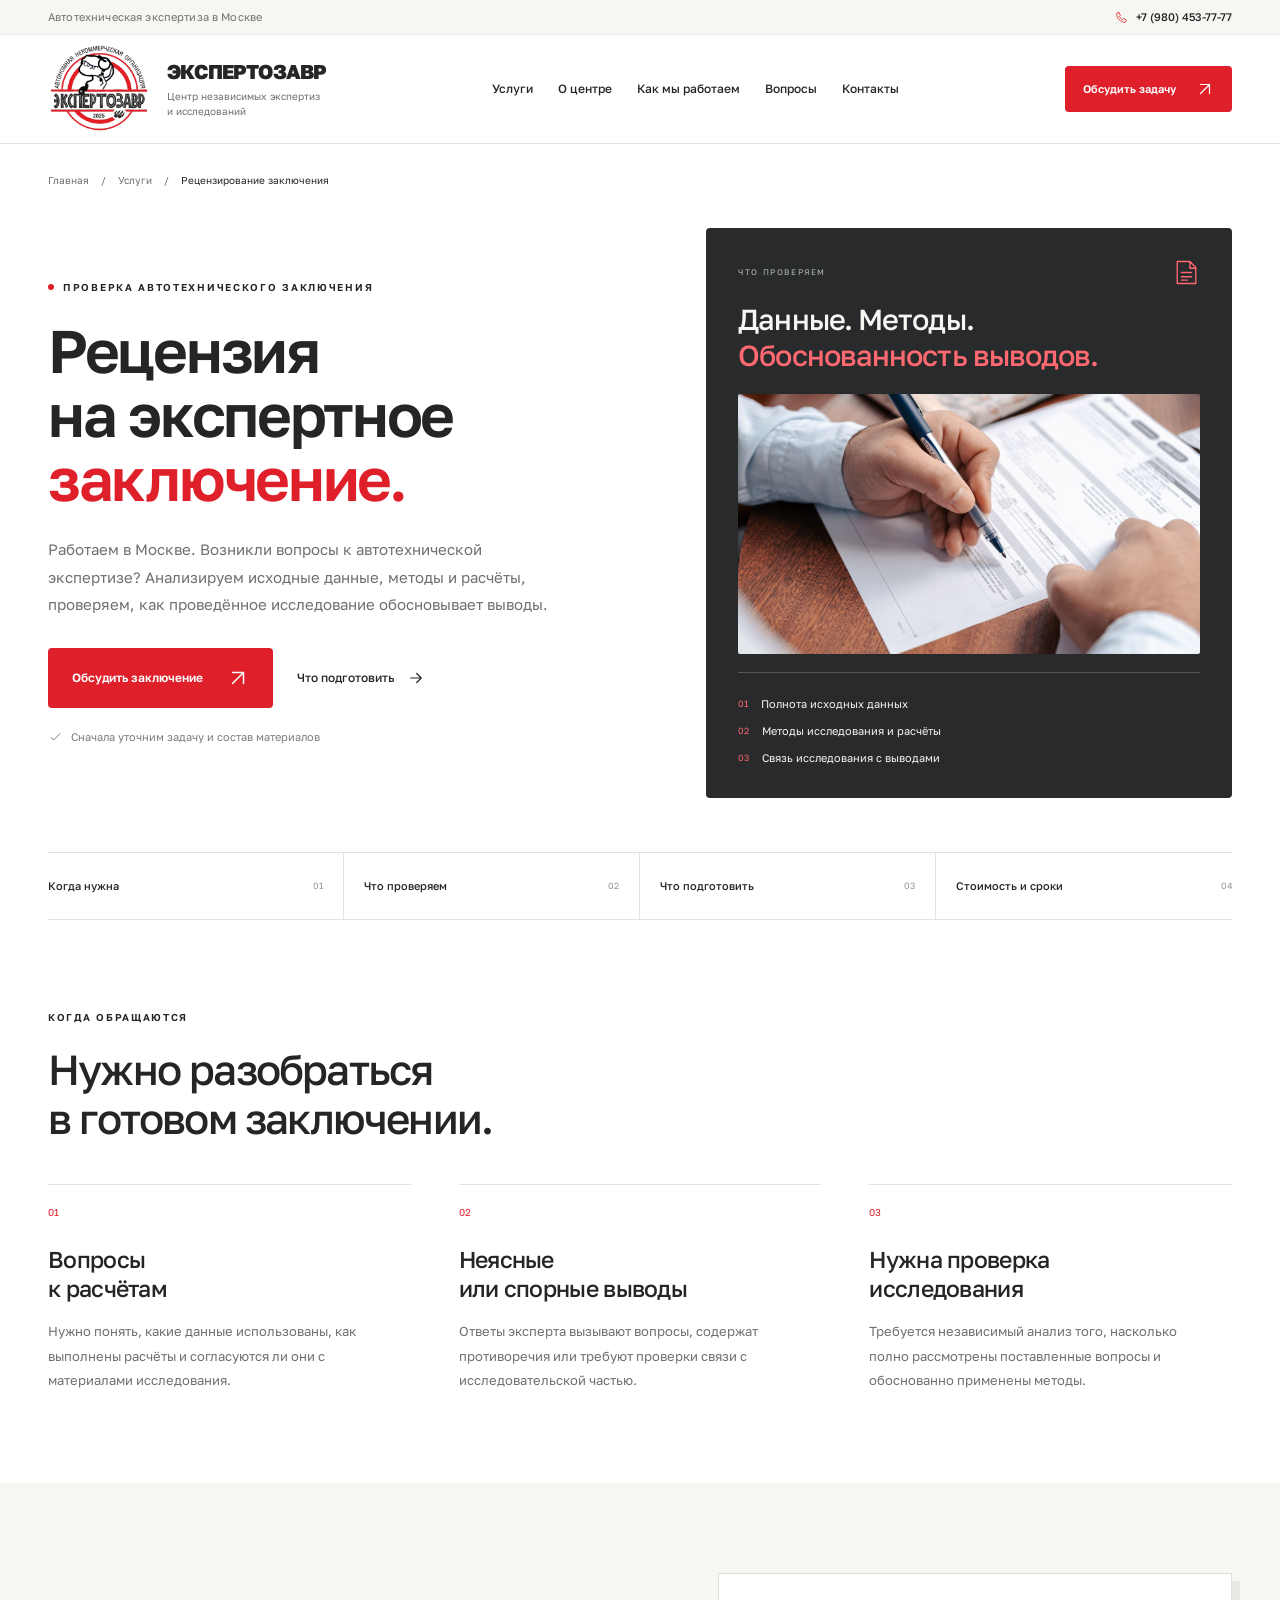
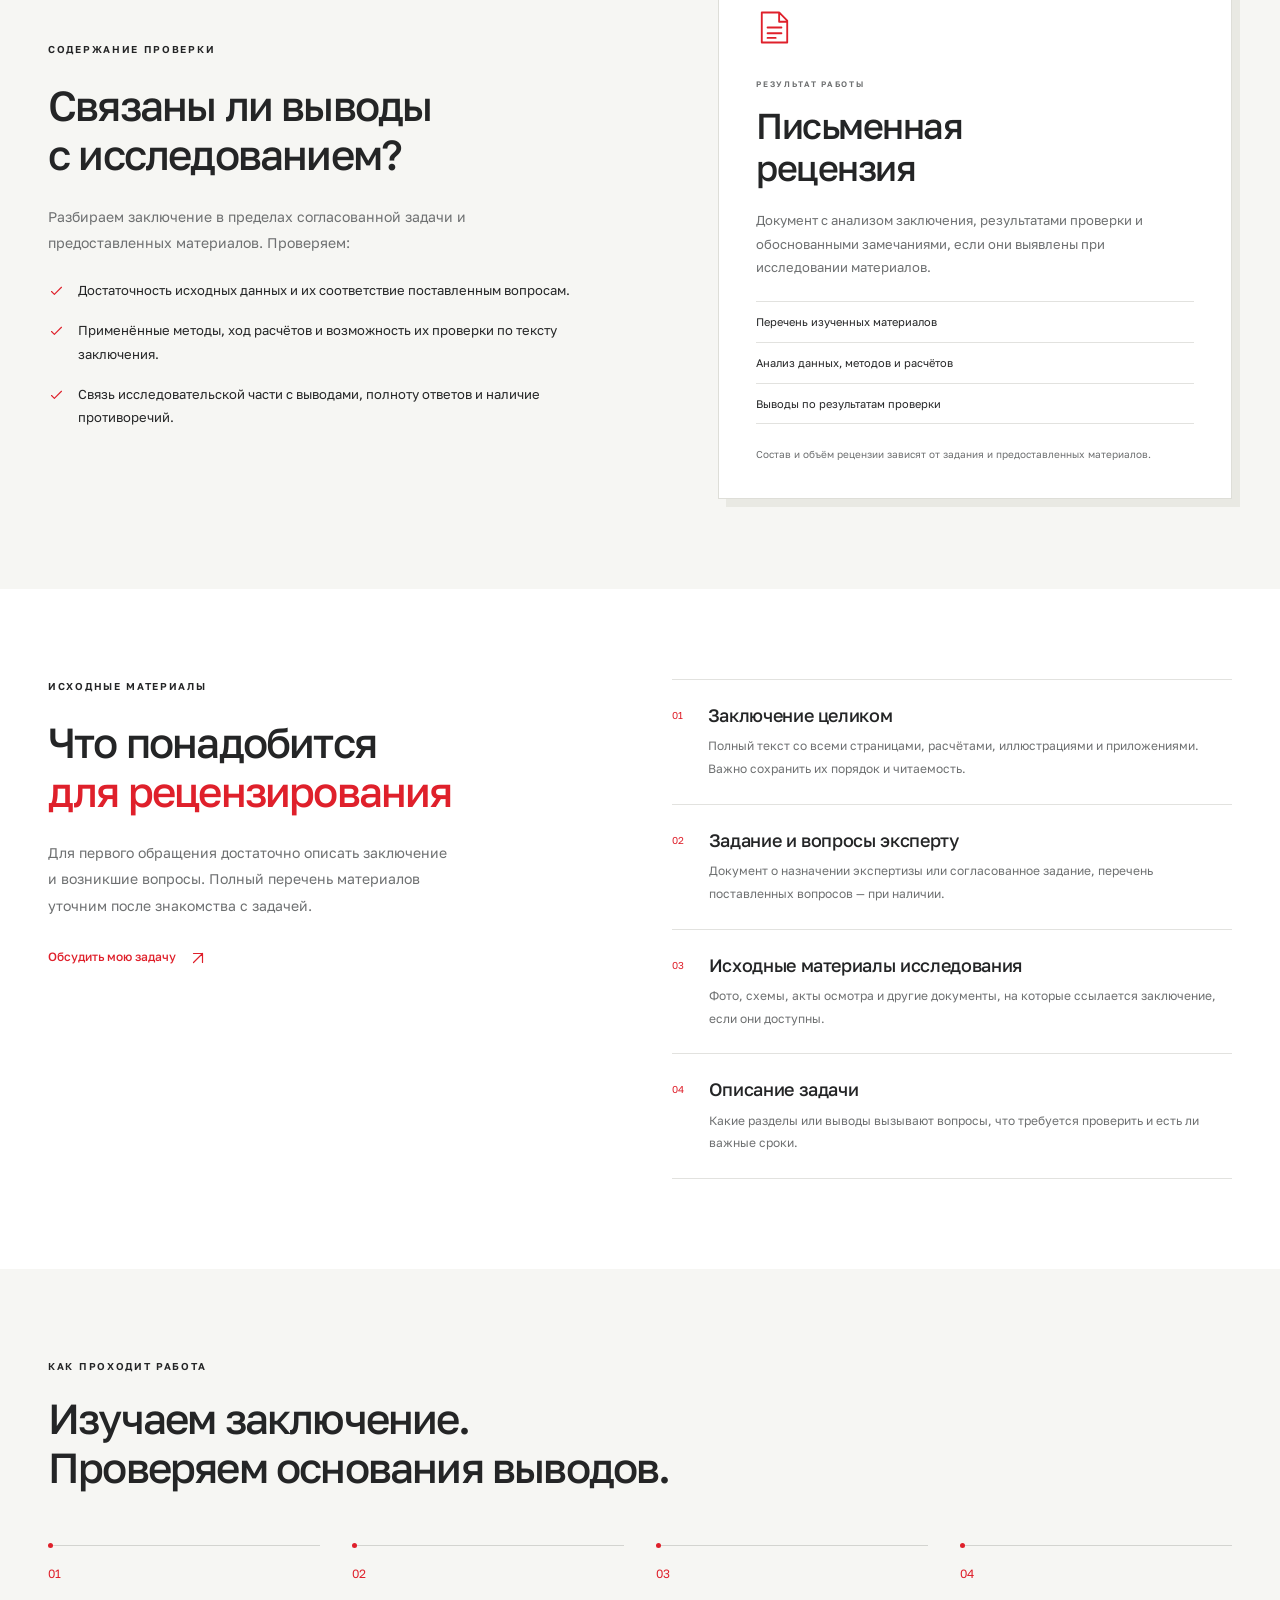
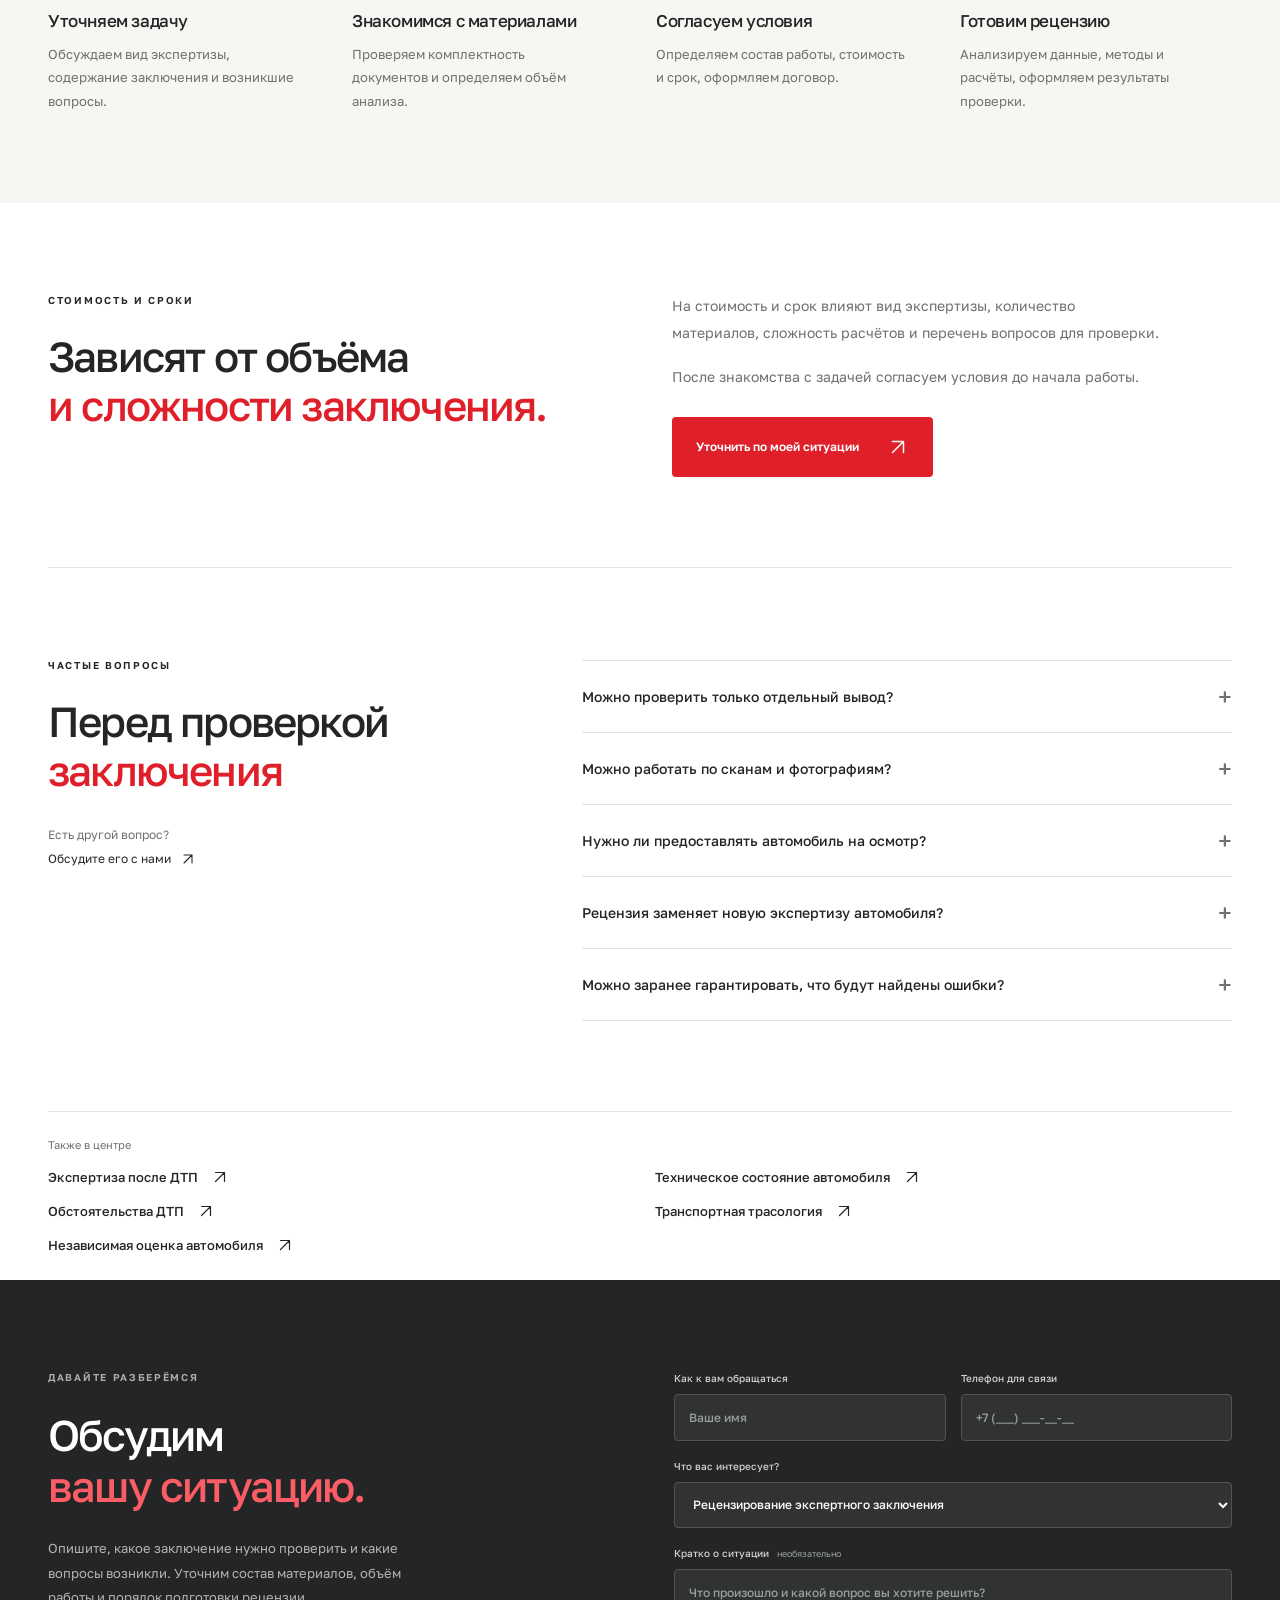
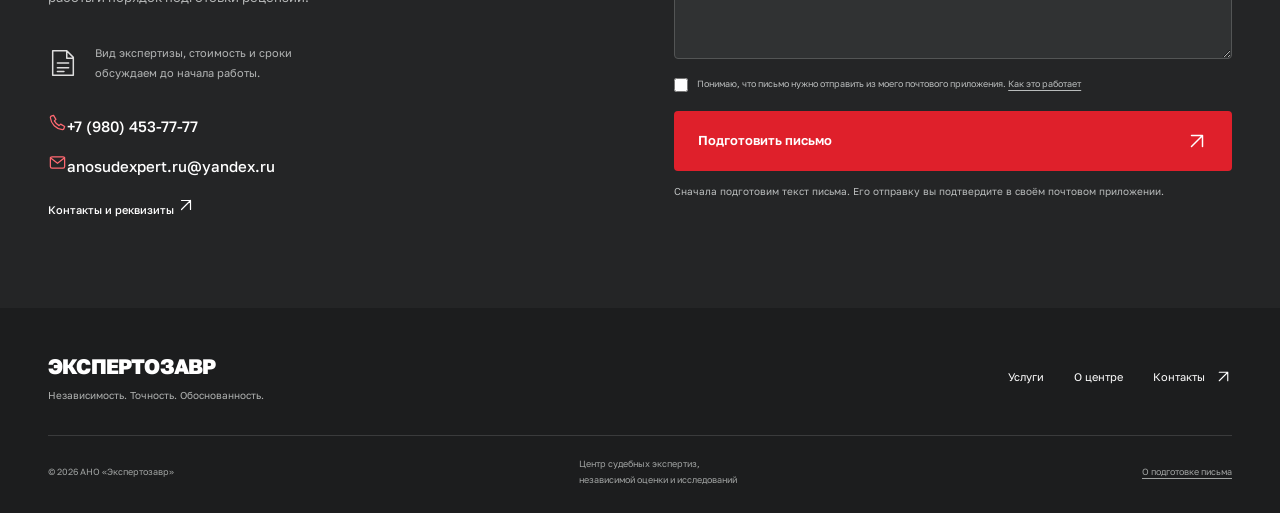
<file: services/retsenzirovanie-ekspertnogo-zaklyucheniya/index.html>
<!doctype html>
<html lang="ru"><head>
<meta charset="utf-8"><meta name="viewport" content="width=device-width, initial-scale=1"><meta name="theme-color" content="#df202b">
<title>Рецензирование автотехнического заключения в Москве — Экспертозавр</title>
<meta name="description" content="Рецензирование автотехнического заключения в Москве: анализ исходных данных, методов, расчётов и обоснованности выводов. Необходимые материалы и этапы работы.">
<link rel="canonical" href="https://thenineaxis.github.io/expertozavr-demo/services/retsenzirovanie-ekspertnogo-zaklyucheniya/"><meta property="og:url" content="https://thenineaxis.github.io/expertozavr-demo/services/retsenzirovanie-ekspertnogo-zaklyucheniya/">
<meta property="og:title" content="Рецензирование автотехнического заключения в Москве — Экспертозавр"><meta property="og:description" content="Рецензирование автотехнического заключения в Москве: анализ исходных данных, методов, расчётов и обоснованности выводов. Необходимые материалы и этапы работы."><meta property="og:type" content="website"><meta property="og:locale" content="ru_RU">
<link rel="icon" type="image/svg+xml" href="../../assets/favicon.svg"><link rel="stylesheet" href="../../styles.css"><link rel="stylesheet" href="../../service.css?v=0.7.0"><script src="../../site-config.js?v=0.14.0" defer></script><script src="../../email-draft.js?v=0.14.0" defer></script><script src="../../app.js?v=0.14.0" defer></script>
<script type="application/ld+json">{"@context": "https://schema.org", "@graph": [{"@type": "Service", "@id": "https://thenineaxis.github.io/expertozavr-demo/services/retsenzirovanie-ekspertnogo-zaklyucheniya/#service", "name": "Рецензирование экспертного заключения", "serviceType": "Анализ автотехнического заключения: исходные данные, методы, расчёты и обоснованность выводов", "url": "https://thenineaxis.github.io/expertozavr-demo/services/retsenzirovanie-ekspertnogo-zaklyucheniya/", "provider": {"@type": "Organization", "name": "АНО «Экспертозавр»", "url": "https://thenineaxis.github.io/expertozavr-demo/", "@id": "https://thenineaxis.github.io/expertozavr-demo/#organization", "telephone": "+79804537777", "email": "anosudexpert.ru@yandex.ru", "areaServed": {"@type": "City", "name": "Москва"}}, "areaServed": {"@type": "City", "name": "Москва"}}, {"@type": "BreadcrumbList", "itemListElement": [{"@type": "ListItem", "position": 1, "name": "Главная", "item": "https://thenineaxis.github.io/expertozavr-demo/"}, {"@type": "ListItem", "position": 2, "name": "Услуги", "item": "https://thenineaxis.github.io/expertozavr-demo/services/"}, {"@type": "ListItem", "position": 3, "name": "Рецензирование заключения", "item": "https://thenineaxis.github.io/expertozavr-demo/services/retsenzirovanie-ekspertnogo-zaklyucheniya/"}]}]}</script>
<link rel="stylesheet" href="../../contacts.css?v=0.15.0">
<meta property="og:site_name" content="Экспертозавр"><meta property="og:image" content="https://thenineaxis.github.io/expertozavr-demo/assets/social-card.jpg?v=0.15.0"><meta property="og:image:type" content="image/jpeg"><meta property="og:image:width" content="1200"><meta property="og:image:height" content="630"><meta property="og:image:alt" content="Экспертозавр — автотехническая экспертиза. Телефон +7 (980) 453-77-77.">
</head><body class="service-page" data-service-page="review"><a class="skip-link" href="#main">Перейти к содержанию</a>
<svg class="icon-library" xmlns="http://www.w3.org/2000/svg" aria-hidden="true">
<symbol id="i-arrow" viewBox="0 0 24 24"><path d="M5 12h14m-6-6 6 6-6 6"/></symbol><symbol id="i-up-right" viewBox="0 0 24 24"><path d="M6 18 18 6M6 6h12v12"/></symbol><symbol id="i-check" viewBox="0 0 24 24"><path d="m5 12 4 4L19 6"/></symbol>
<symbol id="i-car" viewBox="0 0 32 32"><path d="m6 12 3-7h14l3 7M5 12h22l2 6v7H3v-7l2-6ZM6 25v3m20-3v3M3 19h26M8 15v1m16-1v1"/></symbol>
<symbol id="i-search" viewBox="0 0 32 32"><circle cx="14" cy="14" r="9"/><path d="m21 21 7 7M14 9v10m-5-5h10"/></symbol>
<symbol id="i-tool" viewBox="0 0 32 32"><path d="M27 4a9 9 0 0 1-11 12L7 27a3 3 0 0 1-4-4l11-9A9 9 0 0 1 26 3l-6 6 3 3 6-6"/></symbol>
<symbol id="i-route" viewBox="0 0 32 32"><circle cx="7" cy="7" r="3"/><circle cx="25" cy="25" r="3"/><path d="M10 7h10a6 6 0 0 1 0 12h-8a5 5 0 0 0 0 10M7 13v3m18-7v6M3 25h5"/></symbol>
<symbol id="i-document" viewBox="0 0 32 32"><path d="M8 3h12l7 7v19H5V3h3Zm12 0v8h7M10 16h12m-12 5h12m-12 4h7"/></symbol>
<symbol id="i-scale" viewBox="0 0 32 32"><path d="M16 3v25M6 29h20M5 9l22-3M7 9l-5 11h10L7 9Zm18-3-5 11h10L25 6Z"/></symbol>
<symbol id="i-shield" viewBox="0 0 32 32"><path d="m16 3 12 4v9c0 7-12 13-12 13S4 23 4 16V7l12-4Z"/><path d="m10 15 4 4 8-9"/></symbol>
<symbol id="i-phone" viewBox="0 0 24 24"><path d="m7 3 3 5-2 2a15 15 0 0 0 6 6l2-2 5 3-1 3a2 2 0 0 1-2 1C10 20 4 14 3 6a2 2 0 0 1 1-2l3-1Z"/></symbol><symbol id="i-mail" viewBox="0 0 24 24"><rect x="3" y="5" width="18" height="14" rx="2"/><path d="m3 6 9 7 9-7"/></symbol></svg>
<div class="topline"><div class="container topline-inner"><span>Автотехническая экспертиза в Москве</span><a class="topline-contact" href="tel:+79804537777" aria-label="Позвонить в центр: +7 (980) 453-77-77"><svg aria-hidden="true"><use href="#i-phone"/></svg>+7 (980) 453-77-77</a></div></div>
<header class="site-header"><div class="container header-inner">
<a class="brand" href="../../" aria-label="Экспертозавр — главная"><img src="../../assets/logo-expertozavr.png" alt="Логотип АНО «Экспертозавр»: динозавр с лупой" width="104" height="94"><span class="brand-copy"><strong>ЭКСПЕРТОЗАВР</strong><span>Центр независимых экспертиз<br>и исследований</span></span></a>
<nav class="desktop-nav" aria-label="Основная навигация"><a href="../">Услуги</a><a href="../../about/">О центре</a><a href="../../process/">Как мы работаем</a><a href="../../questions/">Вопросы</a><a href="../../contacts/">Контакты</a></nav>
<a class="button button-small header-cta" href="#consultation">Обсудить задачу <svg><use href="#i-up-right"/></svg></a><button class="menu-toggle" aria-label="Открыть меню" aria-expanded="false" aria-controls="mobile-nav"><span></span><span></span></button></div>
<nav class="mobile-nav" id="mobile-nav" aria-label="Мобильная навигация" hidden><a href="../">Услуги</a><a href="../../about/">О центре</a><a href="../../process/">Как мы работаем</a><a href="../../questions/">Вопросы</a><a href="../../contacts/">Контакты</a><a href="#consultation">Обсудить задачу ↗</a></nav></header>

<main id="main">
<nav class="breadcrumbs container" aria-label="Хлебные крошки"><a href="../../">Главная</a><span aria-hidden="true">/</span><a href="../">Услуги</a><span aria-hidden="true">/</span><span aria-current="page">Рецензирование заключения</span></nav>
<section class="service-hero container" aria-labelledby="service-title">
<div class="service-hero-copy"><p class="eyebrow"><span></span> ПРОВЕРКА АВТОТЕХНИЧЕСКОГО ЗАКЛЮЧЕНИЯ</p><h1 id="service-title">Рецензия<br>на экспертное<br><em>заключение.</em></h1><p class="service-lead">Работаем в Москве. Возникли вопросы к автотехнической экспертизе? Анализируем исходные данные, методы и расчёты, проверяем, как проведённое исследование обосновывает выводы.</p><div class="hero-actions"><a class="button" href="#consultation">Обсудить заключение <svg><use href="#i-up-right"/></svg></a><a class="text-link" href="#documents">Что подготовить <svg><use href="#i-arrow"/></svg></a></div><p class="hero-note"><svg><use href="#i-check"/></svg> Сначала уточним задачу и состав материалов</p></div>
<aside class="research-panel" aria-label="Что проверяем в заключении"><div class="research-panel-top"><span>ЧТО ПРОВЕРЯЕМ</span><svg><use href="#i-document"/></svg></div><h2>Данные. Методы.<br><em>Обоснованность выводов.</em></h2><figure class="research-photo"><img src="../../assets/expert-report-review.jpg" alt="Работа с документами и расчётными таблицами за письменным столом" width="1400" height="1400" fetchpriority="high"></figure><ul class="research-points"><li><span>01</span> Полнота исходных данных</li><li><span>02</span> Методы исследования и расчёты</li><li><span>03</span> Связь исследования с выводами</li></ul></aside>
</section>
<nav class="page-sections container" aria-label="На этой странице"><a href="#situations">Когда нужна <span>01</span></a><a href="#result">Что проверяем <span>02</span></a><a href="#documents">Что подготовить <span>03</span></a><a href="#cost">Стоимость и сроки <span>04</span></a></nav>
<section class="section container situations" id="situations" aria-labelledby="situations-title"><div class="section-heading"><div><p class="eyebrow">КОГДА ОБРАЩАЮТСЯ</p><h2 id="situations-title">Нужно разобраться<br><em>в готовом заключении.</em></h2></div></div><div class="situation-list"><article><span>01</span><h3>Вопросы<br> к расчётам</h3><p>Нужно понять, какие данные использованы, как выполнены расчёты и согласуются ли они с материалами исследования.</p></article><article><span>02</span><h3>Неясные<br> или спорные выводы</h3><p>Ответы эксперта вызывают вопросы, содержат противоречия или требуют проверки связи с исследовательской частью.</p></article><article><span>03</span><h3>Нужна проверка<br> исследования</h3><p>Требуется независимый анализ того, насколько полно рассмотрены поставленные вопросы и обоснованно применены методы.</p></article></div></section>
<section class="result-section section" id="result" aria-labelledby="result-title"><div class="container result-grid"><div><p class="eyebrow">СОДЕРЖАНИЕ ПРОВЕРКИ</p><h2 id="result-title">Связаны ли выводы<br>с исследованием?</h2><p class="section-description">Разбираем заключение в пределах согласованной задачи и предоставленных материалов. Проверяем:</p><ul class="check-list"><li><svg><use href="#i-check"/></svg><span>Достаточность исходных данных и их соответствие поставленным вопросам.</span></li><li><svg><use href="#i-check"/></svg><span>Применённые методы, ход расчётов и возможность их проверки по тексту заключения.</span></li><li><svg><use href="#i-check"/></svg><span>Связь исследовательской части с выводами, полноту ответов и наличие противоречий.</span></li></ul></div><aside class="result-panel"><svg class="result-icon"><use href="#i-document"/></svg><p class="eyebrow">РЕЗУЛЬТАТ РАБОТЫ</p><h3>Письменная<br>рецензия</h3><p>Документ с анализом заключения, результатами проверки и обоснованными замечаниями, если они выявлены при исследовании материалов.</p><div class="result-contents"><span>Перечень изученных материалов</span><span>Анализ данных, методов и расчётов</span><span>Выводы по результатам проверки</span></div><p class="result-note">Состав и объём рецензии зависят от задания и предоставленных материалов.</p></aside></div></section>
<section class="section container documents" id="documents" aria-labelledby="documents-title"><div class="document-intro"><p class="eyebrow">ИСХОДНЫЕ МАТЕРИАЛЫ</p><h2 id="documents-title">Что понадобится<br><em>для рецензирования</em></h2><p>Для первого обращения достаточно описать заключение и возникшие вопросы. Полный перечень материалов уточним после знакомства с задачей.</p><a class="text-link" href="#consultation">Обсудить мою задачу <svg><use href="#i-up-right"/></svg></a></div><ol class="document-list"><li><span>01</span><div><h3>Заключение целиком</h3><p>Полный текст со всеми страницами, расчётами, иллюстрациями и приложениями. Важно сохранить их порядок и читаемость.</p></div></li><li><span>02</span><div><h3>Задание и вопросы эксперту</h3><p>Документ о назначении экспертизы или согласованное задание, перечень поставленных вопросов — при наличии.</p></div></li><li><span>03</span><div><h3>Исходные материалы исследования</h3><p>Фото, схемы, акты осмотра и другие документы, на которые ссылается заключение, если они доступны.</p></div></li><li><span>04</span><div><h3>Описание задачи</h3><p>Какие разделы или выводы вызывают вопросы, что требуется проверить и есть ли важные сроки.</p></div></li></ol></section>
<section class="process section" id="process" aria-labelledby="process-title"><div class="container"><div class="section-heading"><div><p class="eyebrow">КАК ПРОХОДИТ РАБОТА</p><h2 id="process-title">Изучаем заключение.<br>Проверяем основания выводов.</h2></div></div><ol class="steps"><li><span>01</span><h3>Уточняем задачу</h3><p>Обсуждаем вид экспертизы, содержание заключения и возникшие вопросы.</p></li><li><span>02</span><h3>Знакомимся с материалами</h3><p>Проверяем комплектность документов и определяем объём анализа.</p></li><li><span>03</span><h3>Согласуем условия</h3><p>Определяем состав работы, стоимость и срок, оформляем договор.</p></li><li><span>04</span><h3>Готовим рецензию</h3><p>Анализируем данные, методы и расчёты, оформляем результаты проверки.</p></li></ol></div></section>
<section class="cost-section section container" id="cost" aria-labelledby="cost-title"><div><p class="eyebrow">СТОИМОСТЬ И СРОКИ</p><h2 id="cost-title">Зависят от объёма<br><em>и сложности заключения.</em></h2></div><div class="cost-copy"><p>На стоимость и срок влияют вид экспертизы, количество материалов, сложность расчётов и перечень вопросов для проверки.</p><p>После знакомства с задачей согласуем условия до начала работы.</p><a class="button" href="#consultation">Уточнить по моей ситуации <svg><use href="#i-up-right"/></svg></a></div></section>
<section class="faq section container service-faq" id="questions" aria-labelledby="faq-title"><div><p class="eyebrow">ЧАСТЫЕ ВОПРОСЫ</p><h2 id="faq-title">Перед проверкой<br><em>заключения</em></h2><p class="faq-note">Есть другой вопрос?<br><a href="#consultation">Обсудите его с нами <svg><use href="#i-up-right"/></svg></a></p></div><div class="faq-list"><details><summary>Можно проверить только отдельный вывод?<span>+</span></summary><p>Задачу можно ограничить конкретным вопросом или разделом. При этом для понимания контекста обычно нужен полный текст заключения и относящиеся к нему приложения.</p></details><details><summary>Можно работать по сканам и фотографиям?<span>+</span></summary><p>Возможность анализа зависит от качества и комплектности копий. Текст, таблицы и иллюстрации должны быть читаемыми. Если части материалов не хватает, уточним это до начала работы.</p></details><details><summary>Нужно ли предоставлять автомобиль на осмотр?<span>+</span></summary><p>Основная работа ведётся по готовому заключению и его материалам. Если задача требует нового осмотра автомобиля, его необходимость и объём обсуждаем отдельно.</p></details><details><summary>Рецензия заменяет новую экспертизу автомобиля?<span>+</span></summary><p>При рецензировании анализируется уже проведённое исследование. Если нужно заново определить повреждения и стоимость ремонта, посмотрите услугу <a href="../ekspertiza-posle-dtp/">«Экспертиза после ДТП»</a>; для исследования неисправностей — <a href="../tekhnicheskoe-sostoyanie-avtomobilya/">«Техническое состояние автомобиля»</a>. Задачу и состав работ согласуем до начала.</p></details><details><summary>Можно заранее гарантировать, что будут найдены ошибки?<span>+</span></summary><p>Выводы зависят от содержания предоставленных материалов. Замечания формулируем при обнаружении обоснованных недостатков; результат проверки заранее не предопределяется.</p></details></div></section>
<div class="service-related container"><span>Также в центре</span><a class="text-link" href="../ekspertiza-posle-dtp/">Экспертиза после ДТП <svg><use href="#i-up-right"/></svg></a><a class="text-link" href="../tekhnicheskoe-sostoyanie-avtomobilya/">Техническое состояние автомобиля <svg><use href="#i-up-right"/></svg></a><a class="text-link" href="../obstoyatelstva-dtp/">Обстоятельства ДТП <svg><use href="#i-up-right"/></svg></a><a class="text-link" href="../transportno-trasologicheskaya-ekspertiza/">Транспортная трасология <svg><use href="#i-up-right"/></svg></a><a class="text-link" href="../nezavisimaya-otsenka-avtomobilya/">Независимая оценка автомобиля <svg><use href="#i-up-right"/></svg></a></div>
<section class="consultation section" id="consultation" aria-labelledby="consultation-title"><div class="container consultation-grid"><div class="consultation-copy"><p class="eyebrow">ДАВАЙТЕ РАЗБЕРЁМСЯ</p><h2 id="consultation-title">Обсудим<br><em>вашу ситуацию.</em></h2><p>Опишите, какое заключение нужно проверить и какие вопросы возникли. Уточним состав материалов, объём работы и порядок подготовки рецензии.</p><div class="consultation-footer"><svg><use href="#i-document"/></svg><span>Вид экспертизы, стоимость и сроки<br>обсуждаем до начала работы.</span></div><address id="contact-details" class="contact-methods"><a class="contact-method" href="tel:+79804537777"><svg aria-hidden="true"><use href="#i-phone"/></svg><span>+7 (980) 453-77-77</span></a><a class="contact-method" href="mailto:anosudexpert.ru@yandex.ru"><svg aria-hidden="true"><use href="#i-mail"/></svg><span>anosudexpert.ru@yandex.ru</span></a><a class="text-link contact-all" href="../../contacts/">Контакты и реквизиты <svg aria-hidden="true"><use href="#i-up-right"/></svg></a></address></div>
<form id="consultation-form"><div class="form-row"><label>Как к вам обращаться<input name="name" autocomplete="name" placeholder="Ваше имя" maxlength="80" required></label><label>Телефон для связи<input name="phone" type="tel" autocomplete="tel" inputmode="tel" placeholder="+7 (___) ___-__-__" minlength="10" maxlength="30" required aria-describedby="phone-error"><span id="phone-error" class="field-error" hidden>Укажите номер: от 10 до 15 цифр.</span></label></div><label>Что вас интересует?<select name="service" id="service-select"><option value="Не знаю, нужна консультация">Помогите выбрать экспертизу</option><option value="Экспертиза после ДТП">Экспертиза после ДТП</option><option value="Обстоятельства ДТП">Обстоятельства ДТП</option><option value="Техническое состояние автомобиля">Техническое состояние автомобиля</option><option value="Транспортно-трасологическая экспертиза">Транспортно-трасологическая экспертиза</option><option value="Независимая оценка автомобиля">Независимая оценка автомобиля</option><option value="Рецензирование экспертного заключения" selected>Рецензирование экспертного заключения</option></select></label><label>Кратко о ситуации <span class="optional">необязательно</span><textarea name="message" placeholder="Что произошло и какой вопрос вы хотите решить?" rows="3" maxlength="2000"></textarea></label><label class="consent"><input type="checkbox" name="consent" required><span>Понимаю, что письмо нужно отправить из моего почтового приложения. <button type="button" class="inline-button" id="privacy-open">Как это работает</button></span></label><button class="button submit-button" type="submit" disabled>Подготовить письмо <svg><use href="#i-up-right"/></svg></button><p class="form-note" id="form-mode-note">Сначала подготовим текст письма. Его отправку вы подтвердите в своём почтовом приложении.</p><noscript><p class="form-note">Для подготовки письма включите JavaScript или свяжитесь с центром по телефону и email, указанным рядом.</p></noscript><div id="form-result" class="form-result" role="region" aria-label="Подготовленное письмо" tabindex="-1" hidden></div></form></div></section>
</main>
<footer class="site-footer"><div class="container"><div class="footer-main"><a class="footer-brand" href="../../">ЭКСПЕРТОЗАВР<span>Независимость. Точность. Обоснованность.</span></a><div class="footer-links"><a href="../">Услуги</a><a href="../../about/">О центре</a><a href="../../contacts/">Контакты <svg><use href="#i-up-right"/></svg></a></div></div><div class="footer-bottom"><p>© <span id="year">2026</span> АНО «Экспертозавр»</p><p>Центр судебных экспертиз,<br>независимой оценки и исследований</p><button class="inline-button" id="footer-privacy">О подготовке письма</button></div></div></footer>
<dialog id="service-dialog" class="modal" aria-labelledby="dialog-title"><button class="modal-close" aria-label="Закрыть окно">×</button><p class="eyebrow" id="dialog-eyebrow">НАПРАВЛЕНИЕ ЭКСПЕРТИЗЫ</p><h2 id="dialog-title"></h2><p id="dialog-description"></p><div id="dialog-extra"></div><a class="button" href="#consultation" id="dialog-cta">Обсудить эту задачу <svg><use href="#i-up-right"/></svg></a></dialog>
</body></html>
</file>
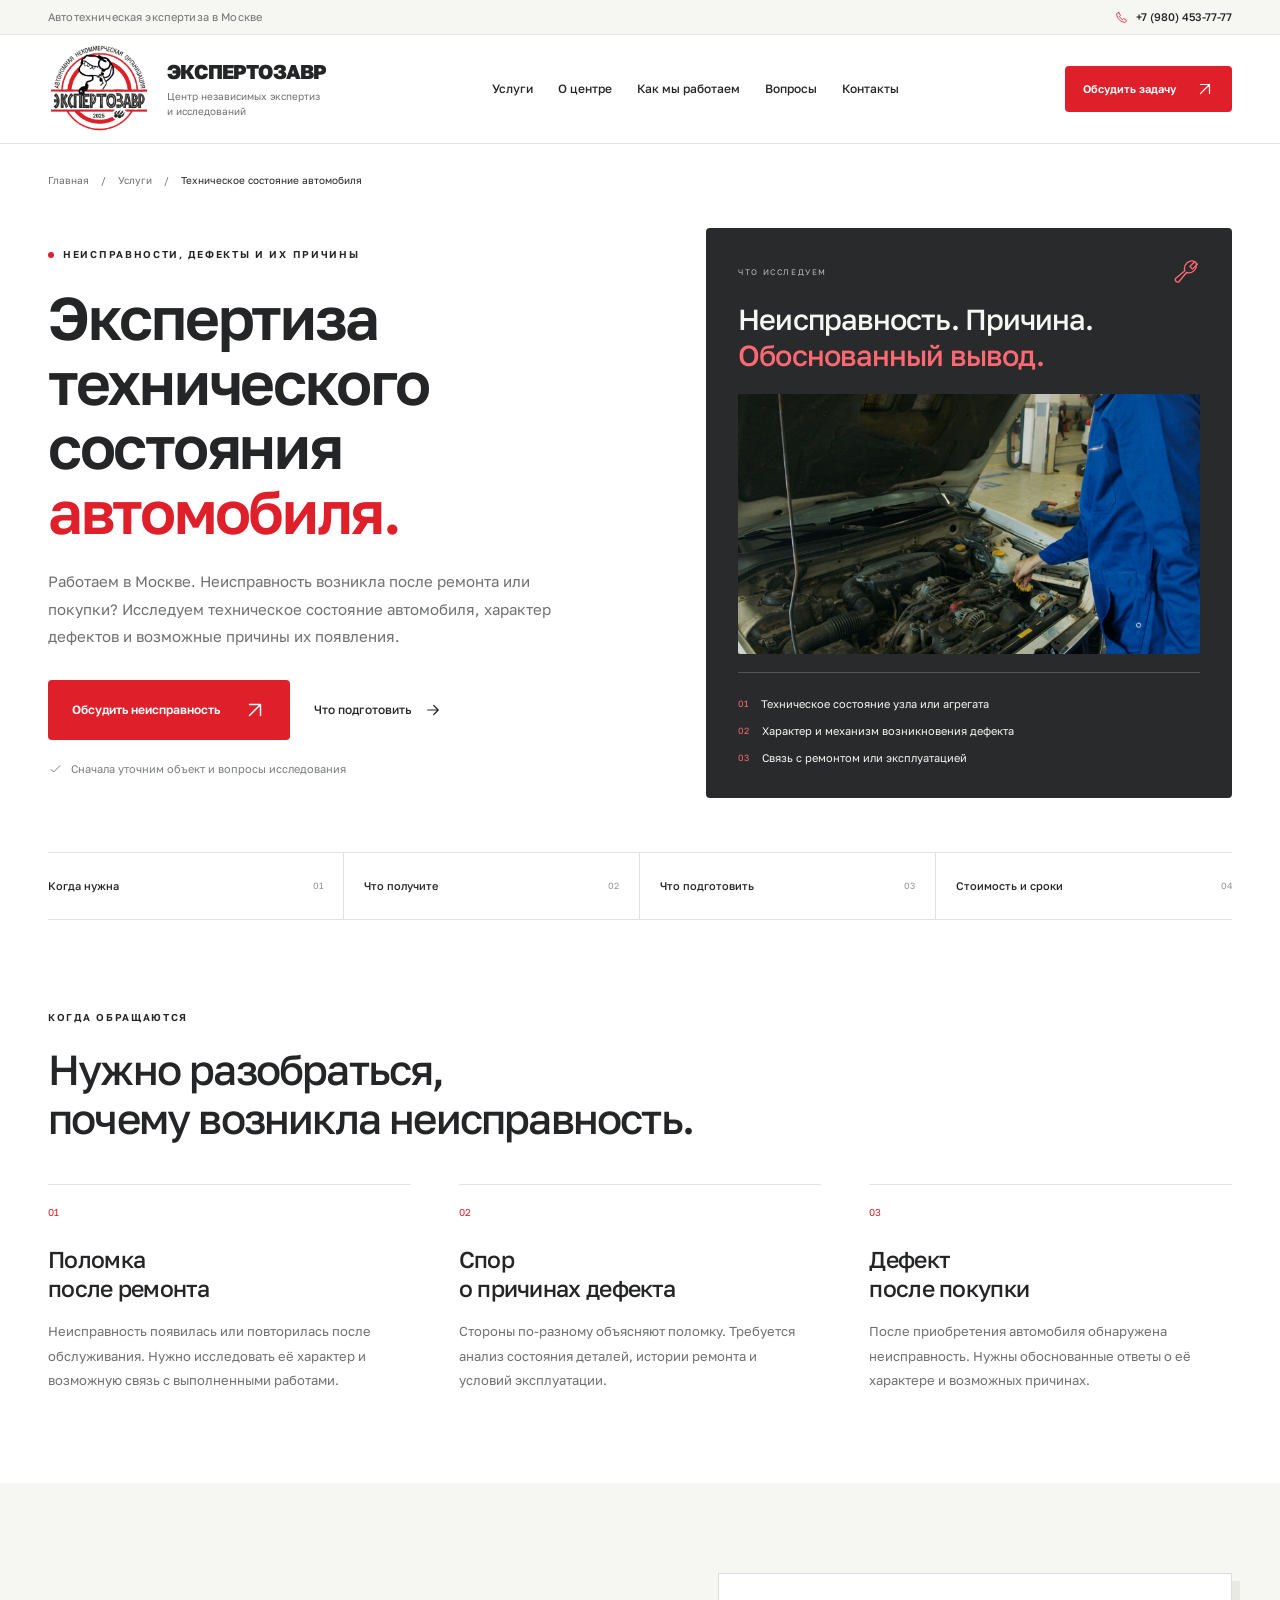
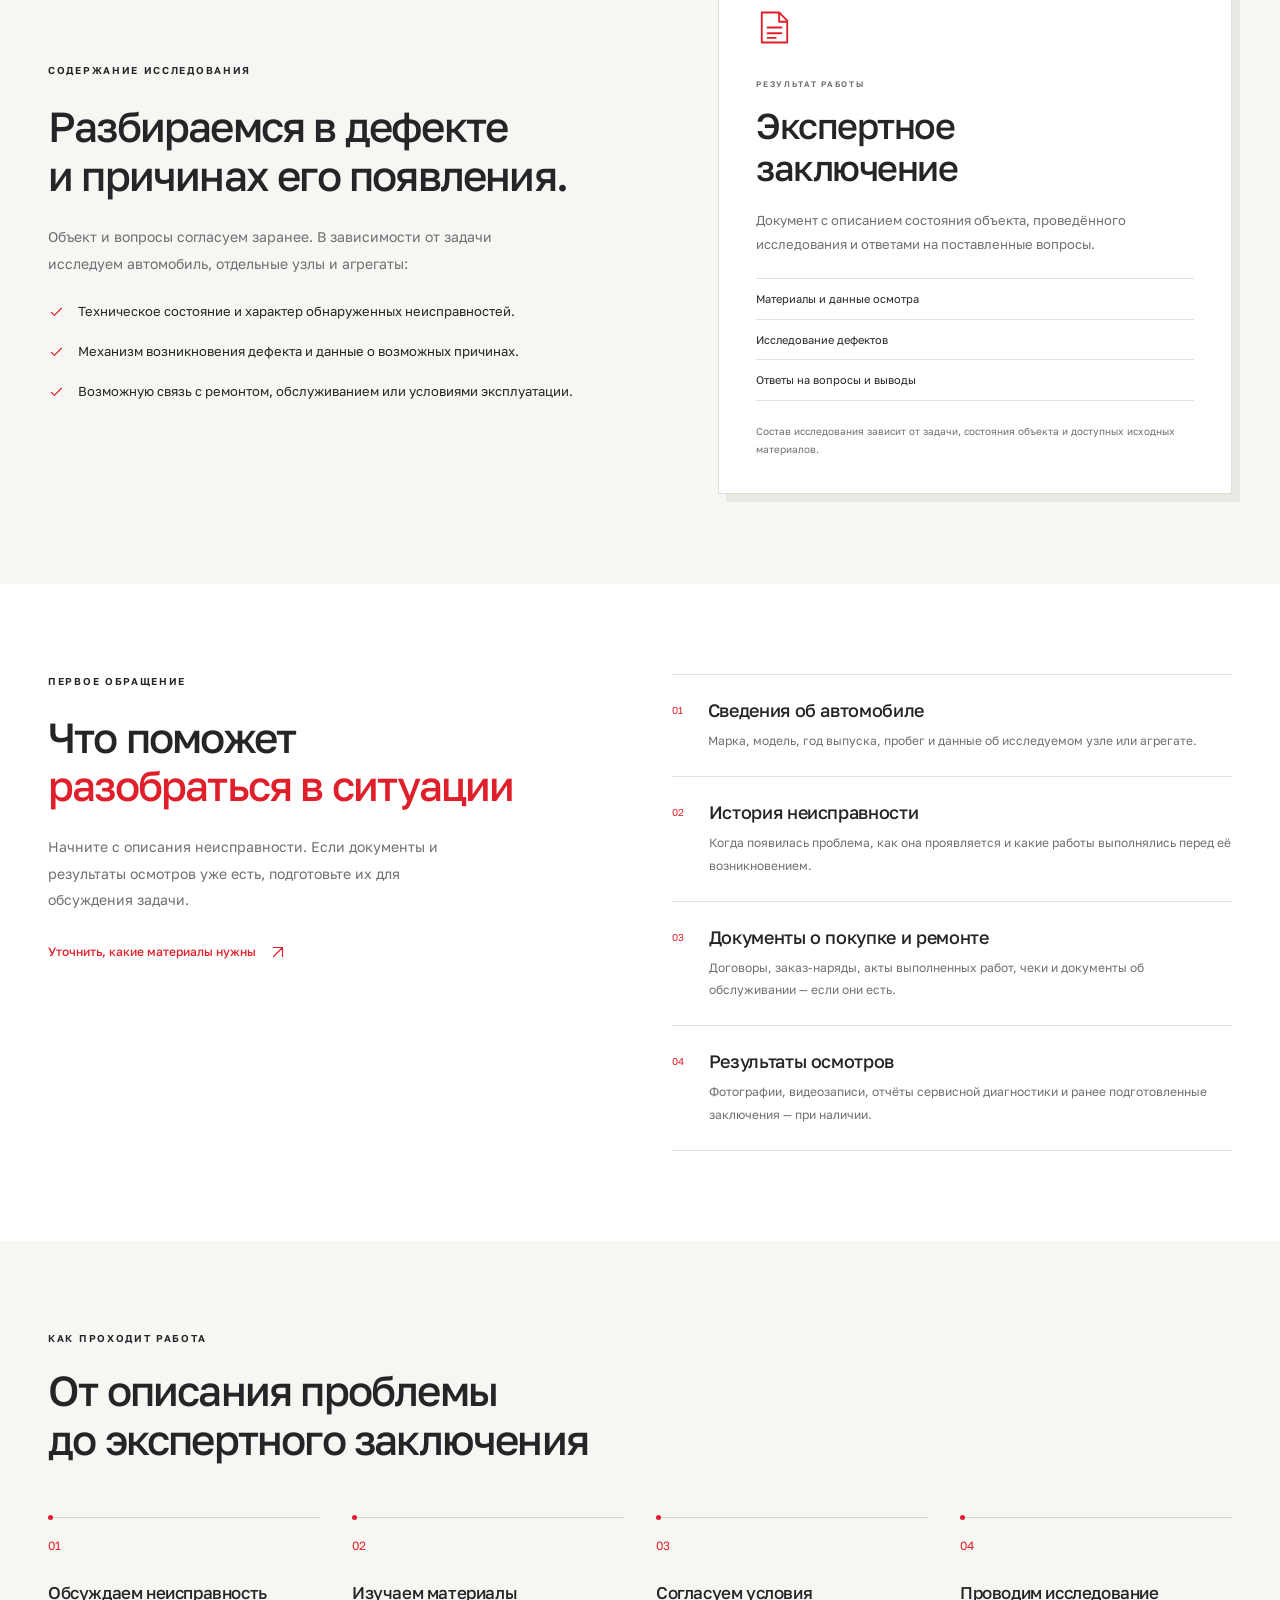
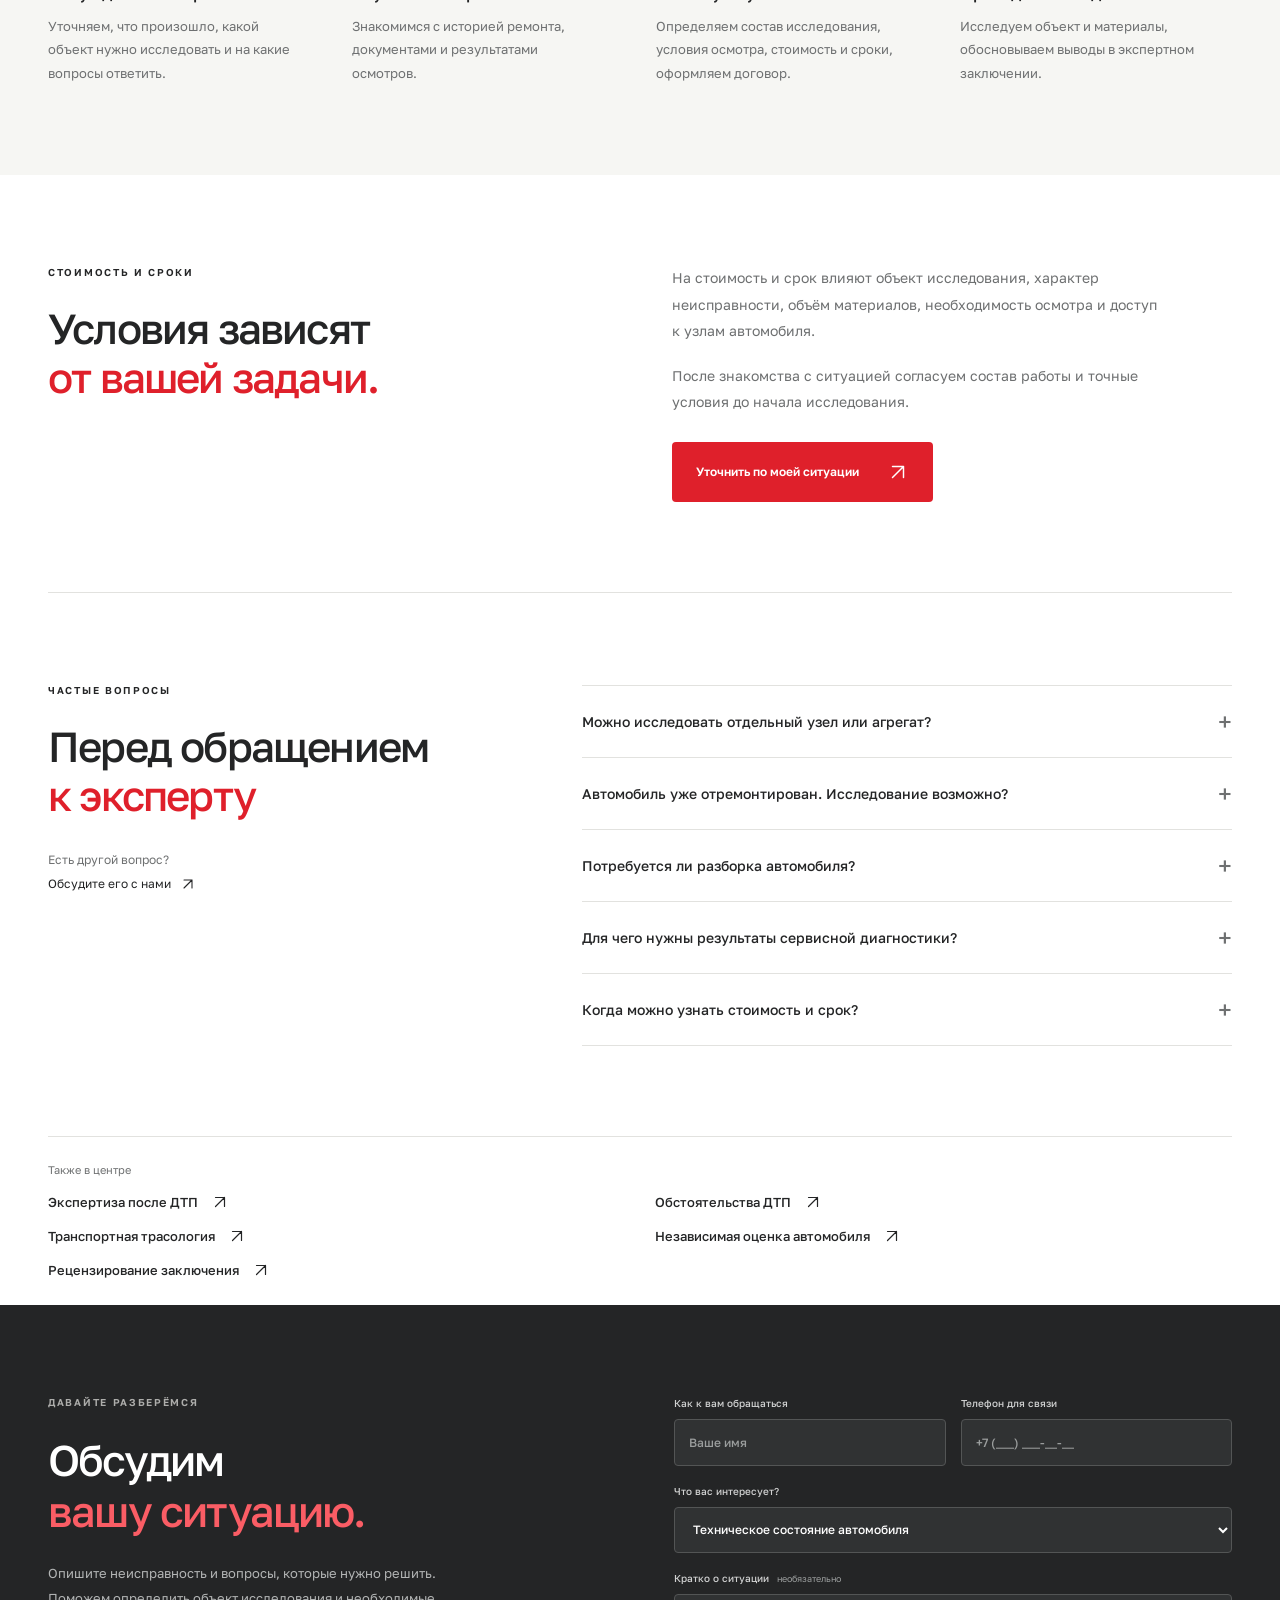
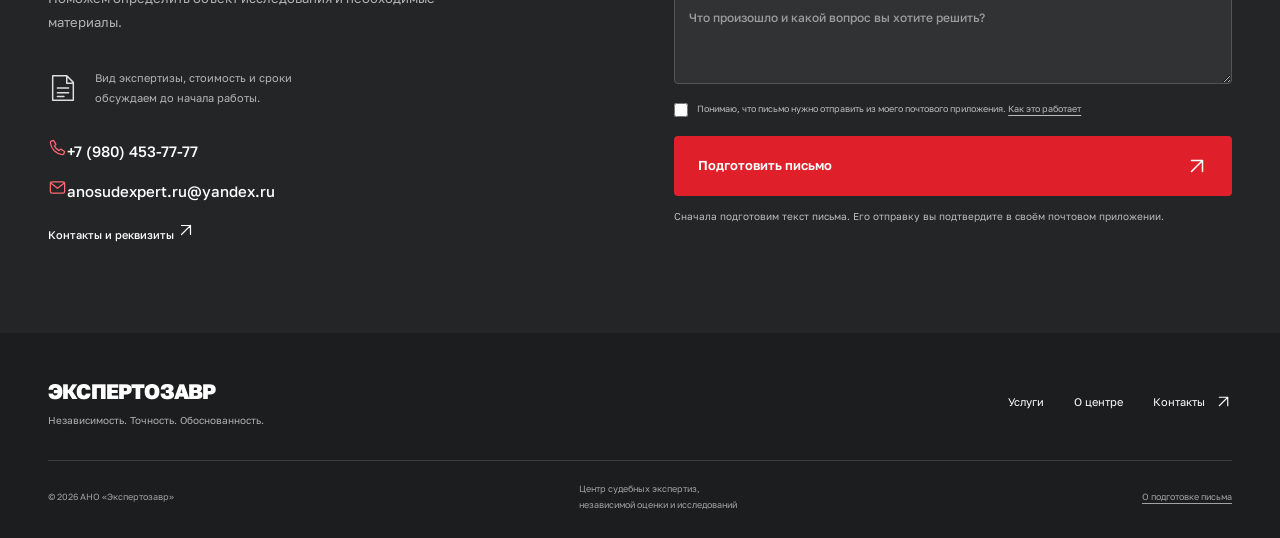
<file: services/tekhnicheskoe-sostoyanie-avtomobilya/index.html>
<!doctype html>
<html lang="ru"><head>
<meta charset="utf-8"><meta name="viewport" content="width=device-width, initial-scale=1"><meta name="theme-color" content="#df202b">
<title>Экспертиза технического состояния автомобиля в Москве — Экспертозавр</title>
<meta name="description" content="Независимая экспертиза технического состояния автомобиля в Москве. Исследуем неисправности узлов и агрегатов, характер дефектов и возможные причины их появления.">
<link rel="canonical" href="https://thenineaxis.github.io/expertozavr-demo/services/tekhnicheskoe-sostoyanie-avtomobilya/"><meta property="og:url" content="https://thenineaxis.github.io/expertozavr-demo/services/tekhnicheskoe-sostoyanie-avtomobilya/">
<meta property="og:title" content="Экспертиза технического состояния автомобиля в Москве — Экспертозавр"><meta property="og:description" content="Независимая экспертиза технического состояния автомобиля в Москве. Исследуем неисправности узлов и агрегатов, характер дефектов и возможные причины их появления."><meta property="og:type" content="website"><meta property="og:locale" content="ru_RU">
<link rel="icon" type="image/svg+xml" href="../../assets/favicon.svg"><link rel="stylesheet" href="../../styles.css"><link rel="stylesheet" href="../../service.css?v=0.7.0"><script src="../../site-config.js?v=0.14.0" defer></script><script src="../../email-draft.js?v=0.14.0" defer></script><script src="../../app.js?v=0.14.0" defer></script>
<script type="application/ld+json">{"@context": "https://schema.org", "@graph": [{"@type": "Service", "@id": "https://thenineaxis.github.io/expertozavr-demo/services/tekhnicheskoe-sostoyanie-avtomobilya/#service", "name": "Экспертиза технического состояния автомобиля", "serviceType": "Исследование технического состояния, неисправностей и возможных причин дефектов автомобиля", "url": "https://thenineaxis.github.io/expertozavr-demo/services/tekhnicheskoe-sostoyanie-avtomobilya/", "provider": {"@type": "Organization", "name": "АНО «Экспертозавр»", "url": "https://thenineaxis.github.io/expertozavr-demo/", "@id": "https://thenineaxis.github.io/expertozavr-demo/#organization", "telephone": "+79804537777", "email": "anosudexpert.ru@yandex.ru", "areaServed": {"@type": "City", "name": "Москва"}}, "areaServed": {"@type": "City", "name": "Москва"}}, {"@type": "BreadcrumbList", "itemListElement": [{"@type": "ListItem", "position": 1, "name": "Главная", "item": "https://thenineaxis.github.io/expertozavr-demo/"}, {"@type": "ListItem", "position": 2, "name": "Услуги", "item": "https://thenineaxis.github.io/expertozavr-demo/services/"}, {"@type": "ListItem", "position": 3, "name": "Техническое состояние автомобиля", "item": "https://thenineaxis.github.io/expertozavr-demo/services/tekhnicheskoe-sostoyanie-avtomobilya/"}]}]}</script>
<link rel="stylesheet" href="../../contacts.css?v=0.15.0">
<meta property="og:site_name" content="Экспертозавр"><meta property="og:image" content="https://thenineaxis.github.io/expertozavr-demo/assets/social-card.jpg?v=0.15.0"><meta property="og:image:type" content="image/jpeg"><meta property="og:image:width" content="1200"><meta property="og:image:height" content="630"><meta property="og:image:alt" content="Экспертозавр — автотехническая экспертиза. Телефон +7 (980) 453-77-77.">
</head><body class="service-page" data-service-page="condition"><a class="skip-link" href="#main">Перейти к содержанию</a>
<svg class="icon-library" xmlns="http://www.w3.org/2000/svg" aria-hidden="true">
<symbol id="i-arrow" viewBox="0 0 24 24"><path d="M5 12h14m-6-6 6 6-6 6"/></symbol><symbol id="i-up-right" viewBox="0 0 24 24"><path d="M6 18 18 6M6 6h12v12"/></symbol><symbol id="i-check" viewBox="0 0 24 24"><path d="m5 12 4 4L19 6"/></symbol>
<symbol id="i-car" viewBox="0 0 32 32"><path d="m6 12 3-7h14l3 7M5 12h22l2 6v7H3v-7l2-6ZM6 25v3m20-3v3M3 19h26M8 15v1m16-1v1"/></symbol>
<symbol id="i-search" viewBox="0 0 32 32"><circle cx="14" cy="14" r="9"/><path d="m21 21 7 7M14 9v10m-5-5h10"/></symbol>
<symbol id="i-tool" viewBox="0 0 32 32"><path d="M27 4a9 9 0 0 1-11 12L7 27a3 3 0 0 1-4-4l11-9A9 9 0 0 1 26 3l-6 6 3 3 6-6"/></symbol>
<symbol id="i-route" viewBox="0 0 32 32"><circle cx="7" cy="7" r="3"/><circle cx="25" cy="25" r="3"/><path d="M10 7h10a6 6 0 0 1 0 12h-8a5 5 0 0 0 0 10M7 13v3m18-7v6M3 25h5"/></symbol>
<symbol id="i-document" viewBox="0 0 32 32"><path d="M8 3h12l7 7v19H5V3h3Zm12 0v8h7M10 16h12m-12 5h12m-12 4h7"/></symbol>
<symbol id="i-scale" viewBox="0 0 32 32"><path d="M16 3v25M6 29h20M5 9l22-3M7 9l-5 11h10L7 9Zm18-3-5 11h10L25 6Z"/></symbol>
<symbol id="i-shield" viewBox="0 0 32 32"><path d="m16 3 12 4v9c0 7-12 13-12 13S4 23 4 16V7l12-4Z"/><path d="m10 15 4 4 8-9"/></symbol>
<symbol id="i-phone" viewBox="0 0 24 24"><path d="m7 3 3 5-2 2a15 15 0 0 0 6 6l2-2 5 3-1 3a2 2 0 0 1-2 1C10 20 4 14 3 6a2 2 0 0 1 1-2l3-1Z"/></symbol><symbol id="i-mail" viewBox="0 0 24 24"><rect x="3" y="5" width="18" height="14" rx="2"/><path d="m3 6 9 7 9-7"/></symbol></svg>
<div class="topline"><div class="container topline-inner"><span>Автотехническая экспертиза в Москве</span><a class="topline-contact" href="tel:+79804537777" aria-label="Позвонить в центр: +7 (980) 453-77-77"><svg aria-hidden="true"><use href="#i-phone"/></svg>+7 (980) 453-77-77</a></div></div>
<header class="site-header"><div class="container header-inner">
<a class="brand" href="../../" aria-label="Экспертозавр — главная"><img src="../../assets/logo-expertozavr.png" alt="Логотип АНО «Экспертозавр»: динозавр с лупой" width="104" height="94"><span class="brand-copy"><strong>ЭКСПЕРТОЗАВР</strong><span>Центр независимых экспертиз<br>и исследований</span></span></a>
<nav class="desktop-nav" aria-label="Основная навигация"><a href="../">Услуги</a><a href="../../about/">О центре</a><a href="../../process/">Как мы работаем</a><a href="../../questions/">Вопросы</a><a href="../../contacts/">Контакты</a></nav>
<a class="button button-small header-cta" href="#consultation">Обсудить задачу <svg><use href="#i-up-right"/></svg></a><button class="menu-toggle" aria-label="Открыть меню" aria-expanded="false" aria-controls="mobile-nav"><span></span><span></span></button></div>
<nav class="mobile-nav" id="mobile-nav" aria-label="Мобильная навигация" hidden><a href="../">Услуги</a><a href="../../about/">О центре</a><a href="../../process/">Как мы работаем</a><a href="../../questions/">Вопросы</a><a href="../../contacts/">Контакты</a><a href="#consultation">Обсудить задачу ↗</a></nav></header>

<main id="main">
<nav class="breadcrumbs container" aria-label="Хлебные крошки"><a href="../../">Главная</a><span aria-hidden="true">/</span><a href="../">Услуги</a><span aria-hidden="true">/</span><span aria-current="page">Техническое состояние автомобиля</span></nav>
<section class="service-hero container" aria-labelledby="service-title">
<div class="service-hero-copy"><p class="eyebrow"><span></span> НЕИСПРАВНОСТИ, ДЕФЕКТЫ И ИХ ПРИЧИНЫ</p><h1 id="service-title">Экспертиза<br>технического<br>состояния<br><em>автомобиля.</em></h1><p class="service-lead">Работаем в Москве. Неисправность возникла после ремонта или покупки? Исследуем техническое состояние автомобиля, характер дефектов и возможные причины их появления.</p><div class="hero-actions"><a class="button" href="#consultation">Обсудить неисправность <svg><use href="#i-up-right"/></svg></a><a class="text-link" href="#documents">Что подготовить <svg><use href="#i-arrow"/></svg></a></div><p class="hero-note"><svg><use href="#i-check"/></svg> Сначала уточним объект и вопросы исследования</p></div>
<aside class="research-panel" aria-label="Предмет исследования"><div class="research-panel-top"><span>ЧТО ИССЛЕДУЕМ</span><svg><use href="#i-tool"/></svg></div><h2>Неисправность. Причина.<br><em>Обоснованный вывод.</em></h2><figure class="research-photo"><img src="../../assets/engine-inspection.jpg" alt="Специалист осматривает двигатель автомобиля под открытым капотом" width="1400" height="788" fetchpriority="high"></figure><ul class="research-points"><li><span>01</span> Техническое состояние узла или агрегата</li><li><span>02</span> Характер и механизм возникновения дефекта</li><li><span>03</span> Связь с ремонтом или эксплуатацией</li></ul></aside>
</section>
<nav class="page-sections container" aria-label="На этой странице"><a href="#situations">Когда нужна <span>01</span></a><a href="#result">Что получите <span>02</span></a><a href="#documents">Что подготовить <span>03</span></a><a href="#cost">Стоимость и сроки <span>04</span></a></nav>
<section class="section container situations" id="situations" aria-labelledby="situations-title"><div class="section-heading"><div><p class="eyebrow">КОГДА ОБРАЩАЮТСЯ</p><h2 id="situations-title">Нужно разобраться,<br><em>почему возникла неисправность.</em></h2></div></div><div class="situation-list"><article><span>01</span><h3>Поломка<br> после ремонта</h3><p>Неисправность появилась или повторилась после обслуживания. Нужно исследовать её характер и возможную связь с выполненными работами.</p></article><article><span>02</span><h3>Спор<br> о причинах дефекта</h3><p>Стороны по-разному объясняют поломку. Требуется анализ состояния деталей, истории ремонта и условий эксплуатации.</p></article><article><span>03</span><h3>Дефект<br> после покупки</h3><p>После приобретения автомобиля обнаружена неисправность. Нужны обоснованные ответы о её характере и возможных причинах.</p></article></div></section>
<section class="result-section section" id="result" aria-labelledby="result-title"><div class="container result-grid"><div><p class="eyebrow">СОДЕРЖАНИЕ ИССЛЕДОВАНИЯ</p><h2 id="result-title">Разбираемся в дефекте<br>и причинах его появления.</h2><p class="section-description">Объект и вопросы согласуем заранее. В зависимости от задачи исследуем автомобиль, отдельные узлы и агрегаты:</p><ul class="check-list"><li><svg><use href="#i-check"/></svg><span>Техническое состояние и характер обнаруженных неисправностей.</span></li><li><svg><use href="#i-check"/></svg><span>Механизм возникновения дефекта и данные о возможных причинах.</span></li><li><svg><use href="#i-check"/></svg><span>Возможную связь с ремонтом, обслуживанием или условиями эксплуатации.</span></li></ul></div><aside class="result-panel"><svg class="result-icon"><use href="#i-document"/></svg><p class="eyebrow">РЕЗУЛЬТАТ РАБОТЫ</p><h3>Экспертное<br>заключение</h3><p>Документ с описанием состояния объекта, проведённого исследования и ответами на поставленные вопросы.</p><div class="result-contents"><span>Материалы и данные осмотра</span><span>Исследование дефектов</span><span>Ответы на вопросы и выводы</span></div><p class="result-note">Состав исследования зависит от задачи, состояния объекта и доступных исходных материалов.</p></aside></div></section>
<section class="section container documents" id="documents" aria-labelledby="documents-title"><div class="document-intro"><p class="eyebrow">ПЕРВОЕ ОБРАЩЕНИЕ</p><h2 id="documents-title">Что поможет<br><em>разобраться в ситуации</em></h2><p>Начните с описания неисправности. Если документы и результаты осмотров уже есть, подготовьте их для обсуждения задачи.</p><a class="text-link" href="#consultation">Уточнить, какие материалы нужны <svg><use href="#i-up-right"/></svg></a></div><ol class="document-list"><li><span>01</span><div><h3>Сведения об автомобиле</h3><p>Марка, модель, год выпуска, пробег и данные об исследуемом узле или агрегате.</p></div></li><li><span>02</span><div><h3>История неисправности</h3><p>Когда появилась проблема, как она проявляется и какие работы выполнялись перед её возникновением.</p></div></li><li><span>03</span><div><h3>Документы о покупке и ремонте</h3><p>Договоры, заказ-наряды, акты выполненных работ, чеки и документы об обслуживании — если они есть.</p></div></li><li><span>04</span><div><h3>Результаты осмотров</h3><p>Фотографии, видеозаписи, отчёты сервисной диагностики и ранее подготовленные заключения — при наличии.</p></div></li></ol></section>
<section class="process section" id="process" aria-labelledby="process-title"><div class="container"><div class="section-heading"><div><p class="eyebrow">КАК ПРОХОДИТ РАБОТА</p><h2 id="process-title">От описания проблемы<br>до экспертного заключения</h2></div></div><ol class="steps"><li><span>01</span><h3>Обсуждаем неисправность</h3><p>Уточняем, что произошло, какой объект нужно исследовать и на какие вопросы ответить.</p></li><li><span>02</span><h3>Изучаем материалы</h3><p>Знакомимся с историей ремонта, документами и результатами осмотров.</p></li><li><span>03</span><h3>Согласуем условия</h3><p>Определяем состав исследования, условия осмотра, стоимость и сроки, оформляем договор.</p></li><li><span>04</span><h3>Проводим исследование</h3><p>Исследуем объект и материалы, обосновываем выводы в экспертном заключении.</p></li></ol></div></section>
<section class="cost-section section container" id="cost" aria-labelledby="cost-title"><div><p class="eyebrow">СТОИМОСТЬ И СРОКИ</p><h2 id="cost-title">Условия зависят<br><em>от вашей задачи.</em></h2></div><div class="cost-copy"><p>На стоимость и срок влияют объект исследования, характер неисправности, объём материалов, необходимость осмотра и доступ к узлам автомобиля.</p><p>После знакомства с ситуацией согласуем состав работы и точные условия до начала исследования.</p><a class="button" href="#consultation">Уточнить по моей ситуации <svg><use href="#i-up-right"/></svg></a></div></section>
<section class="faq section container service-faq" id="questions" aria-labelledby="faq-title"><div><p class="eyebrow">ЧАСТЫЕ ВОПРОСЫ</p><h2 id="faq-title">Перед обращением<br><em>к эксперту</em></h2><p class="faq-note">Есть другой вопрос?<br><a href="#consultation">Обсудите его с нами <svg><use href="#i-up-right"/></svg></a></p></div><div class="faq-list"><details><summary>Можно исследовать отдельный узел или агрегат?<span>+</span></summary><p>Возможность такого исследования обсуждается по каждой задаче. При обращении укажите, какой узел вызывает вопросы, установлен ли он на автомобиле и какие материалы о его состоянии есть.</p></details><details><summary>Автомобиль уже отремонтирован. Исследование возможно?<span>+</span></summary><p>Расскажите, сохранились ли заменённые детали, фотографии, результаты диагностики и документы о ремонте. Возможность исследования по имеющимся объектам и материалам оценивается индивидуально.</p></details><details><summary>Потребуется ли разборка автомобиля?<span>+</span></summary><p>Это зависит от задачи и доступности исследуемых деталей. При изучении исходных материалов уточняем, какой доступ к узлам нужен, и заранее согласуем условия исследования.</p></details><details><summary>Для чего нужны результаты сервисной диагностики?<span>+</span></summary><p>Они могут быть частью исходных материалов: помогают проследить проявления неисправности и выполненные проверки. Состав экспертного исследования определяется поставленными вопросами.</p></details><details><summary>Когда можно узнать стоимость и срок?<span>+</span></summary><p>После первоначального изучения задачи, состояния объекта и имеющихся материалов, когда понятен объём работы и условия осмотра. Условия согласуем до начала исследования.</p></details></div></section>
<div class="service-related container"><span>Также в центре</span><a class="text-link" href="../ekspertiza-posle-dtp/">Экспертиза после ДТП <svg><use href="#i-up-right"/></svg></a><a class="text-link" href="../obstoyatelstva-dtp/">Обстоятельства ДТП <svg><use href="#i-up-right"/></svg></a><a class="text-link" href="../transportno-trasologicheskaya-ekspertiza/">Транспортная трасология <svg><use href="#i-up-right"/></svg></a><a class="text-link" href="../nezavisimaya-otsenka-avtomobilya/">Независимая оценка автомобиля <svg><use href="#i-up-right"/></svg></a><a class="text-link" href="../retsenzirovanie-ekspertnogo-zaklyucheniya/">Рецензирование заключения <svg><use href="#i-up-right"/></svg></a></div>
<section class="consultation section" id="consultation" aria-labelledby="consultation-title"><div class="container consultation-grid"><div class="consultation-copy"><p class="eyebrow">ДАВАЙТЕ РАЗБЕРЁМСЯ</p><h2 id="consultation-title">Обсудим<br><em>вашу ситуацию.</em></h2><p>Опишите неисправность и вопросы, которые нужно решить. Поможем определить объект исследования и необходимые материалы.</p><div class="consultation-footer"><svg><use href="#i-document"/></svg><span>Вид экспертизы, стоимость и сроки<br>обсуждаем до начала работы.</span></div><address id="contact-details" class="contact-methods"><a class="contact-method" href="tel:+79804537777"><svg aria-hidden="true"><use href="#i-phone"/></svg><span>+7 (980) 453-77-77</span></a><a class="contact-method" href="mailto:anosudexpert.ru@yandex.ru"><svg aria-hidden="true"><use href="#i-mail"/></svg><span>anosudexpert.ru@yandex.ru</span></a><a class="text-link contact-all" href="../../contacts/">Контакты и реквизиты <svg aria-hidden="true"><use href="#i-up-right"/></svg></a></address></div>
<form id="consultation-form"><div class="form-row"><label>Как к вам обращаться<input name="name" autocomplete="name" placeholder="Ваше имя" maxlength="80" required></label><label>Телефон для связи<input name="phone" type="tel" autocomplete="tel" inputmode="tel" placeholder="+7 (___) ___-__-__" minlength="10" maxlength="30" required aria-describedby="phone-error"><span id="phone-error" class="field-error" hidden>Укажите номер: от 10 до 15 цифр.</span></label></div><label>Что вас интересует?<select name="service" id="service-select"><option value="Не знаю, нужна консультация">Помогите выбрать экспертизу</option><option value="Экспертиза после ДТП">Экспертиза после ДТП</option><option value="Обстоятельства ДТП">Обстоятельства ДТП</option><option value="Техническое состояние автомобиля" selected>Техническое состояние автомобиля</option><option value="Транспортно-трасологическая экспертиза">Транспортно-трасологическая экспертиза</option><option value="Независимая оценка автомобиля">Независимая оценка автомобиля</option><option value="Рецензирование экспертного заключения">Рецензирование экспертного заключения</option></select></label><label>Кратко о ситуации <span class="optional">необязательно</span><textarea name="message" placeholder="Что произошло и какой вопрос вы хотите решить?" rows="3" maxlength="2000"></textarea></label><label class="consent"><input type="checkbox" name="consent" required><span>Понимаю, что письмо нужно отправить из моего почтового приложения. <button type="button" class="inline-button" id="privacy-open">Как это работает</button></span></label><button class="button submit-button" type="submit" disabled>Подготовить письмо <svg><use href="#i-up-right"/></svg></button><p class="form-note" id="form-mode-note">Сначала подготовим текст письма. Его отправку вы подтвердите в своём почтовом приложении.</p><noscript><p class="form-note">Для подготовки письма включите JavaScript или свяжитесь с центром по телефону и email, указанным рядом.</p></noscript><div id="form-result" class="form-result" role="region" aria-label="Подготовленное письмо" tabindex="-1" hidden></div></form></div></section>
</main>
<footer class="site-footer"><div class="container"><div class="footer-main"><a class="footer-brand" href="../../">ЭКСПЕРТОЗАВР<span>Независимость. Точность. Обоснованность.</span></a><div class="footer-links"><a href="../">Услуги</a><a href="../../about/">О центре</a><a href="../../contacts/">Контакты <svg><use href="#i-up-right"/></svg></a></div></div><div class="footer-bottom"><p>© <span id="year">2026</span> АНО «Экспертозавр»</p><p>Центр судебных экспертиз,<br>независимой оценки и исследований</p><button class="inline-button" id="footer-privacy">О подготовке письма</button></div></div></footer>
<dialog id="service-dialog" class="modal" aria-labelledby="dialog-title"><button class="modal-close" aria-label="Закрыть окно">×</button><p class="eyebrow" id="dialog-eyebrow">НАПРАВЛЕНИЕ ЭКСПЕРТИЗЫ</p><h2 id="dialog-title"></h2><p id="dialog-description"></p><div id="dialog-extra"></div><a class="button" href="#consultation" id="dialog-cta">Обсудить эту задачу <svg><use href="#i-up-right"/></svg></a></dialog>
</body></html>
</file>
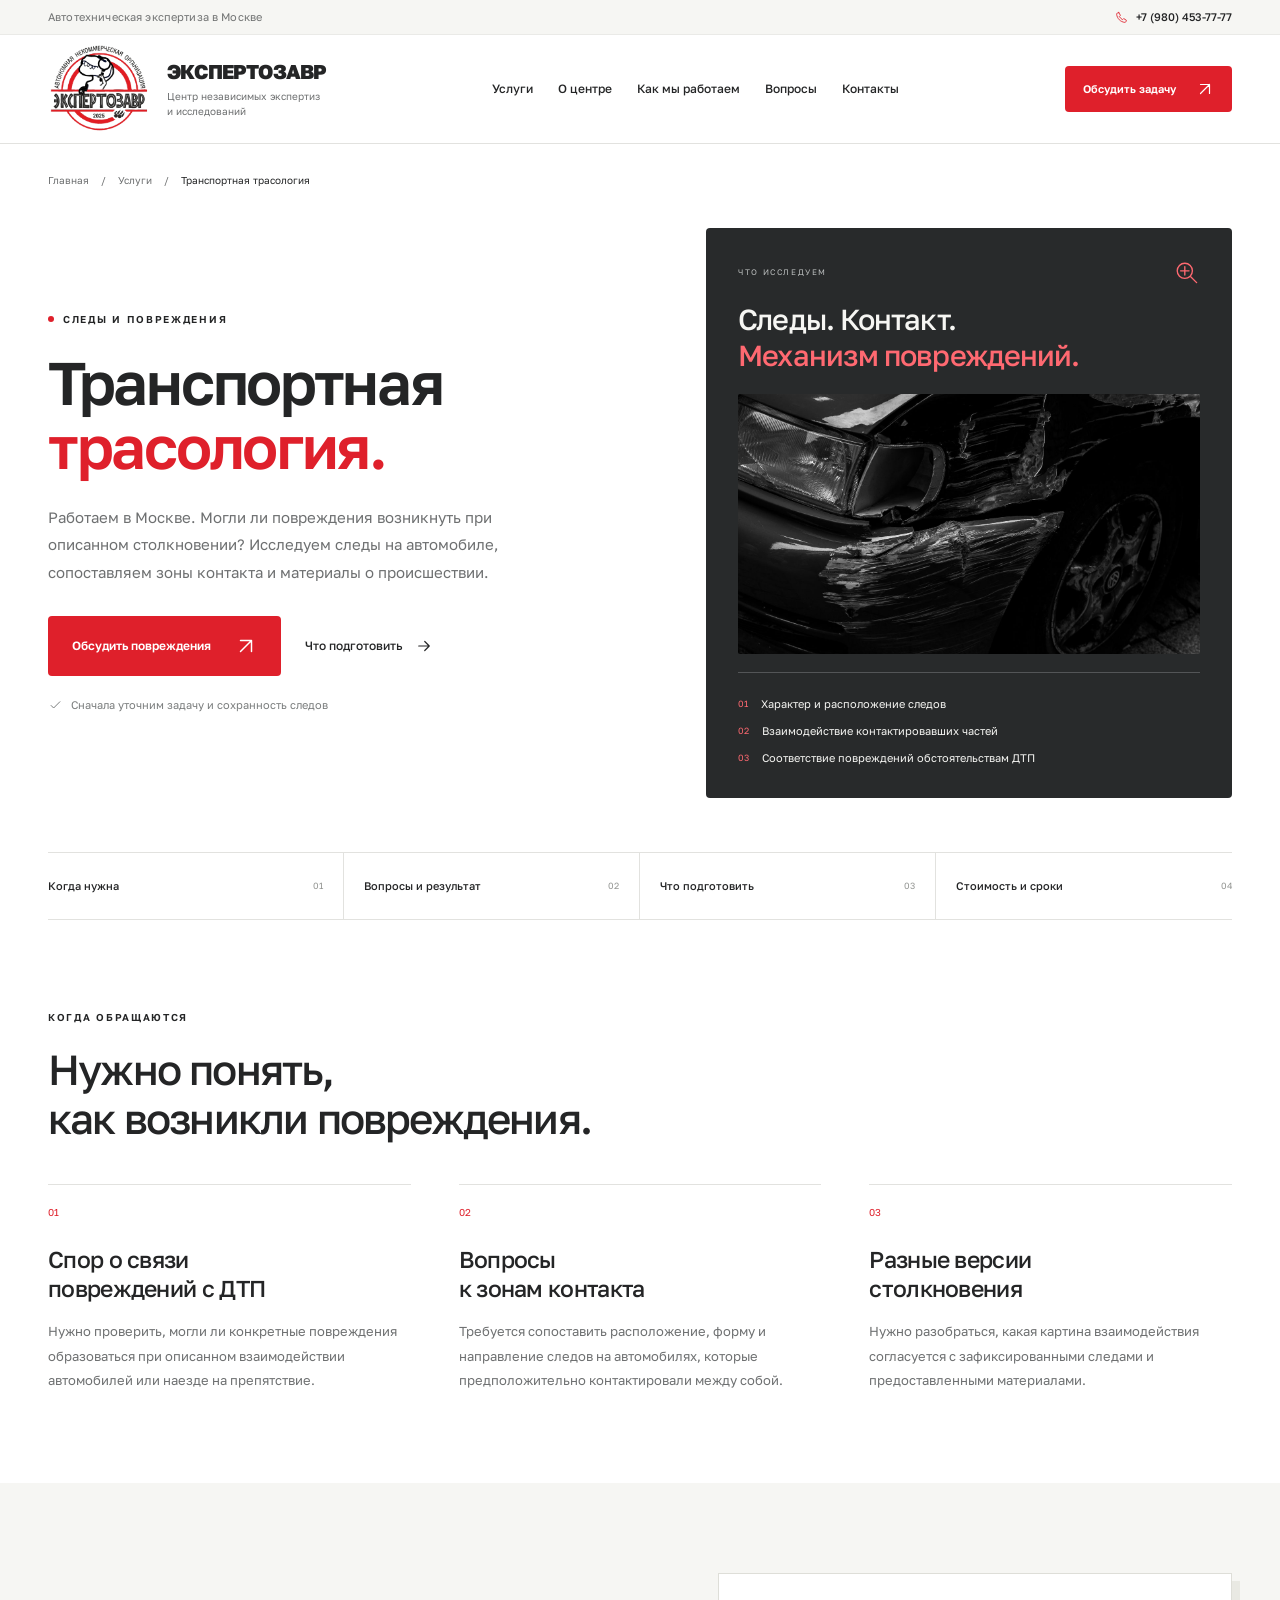
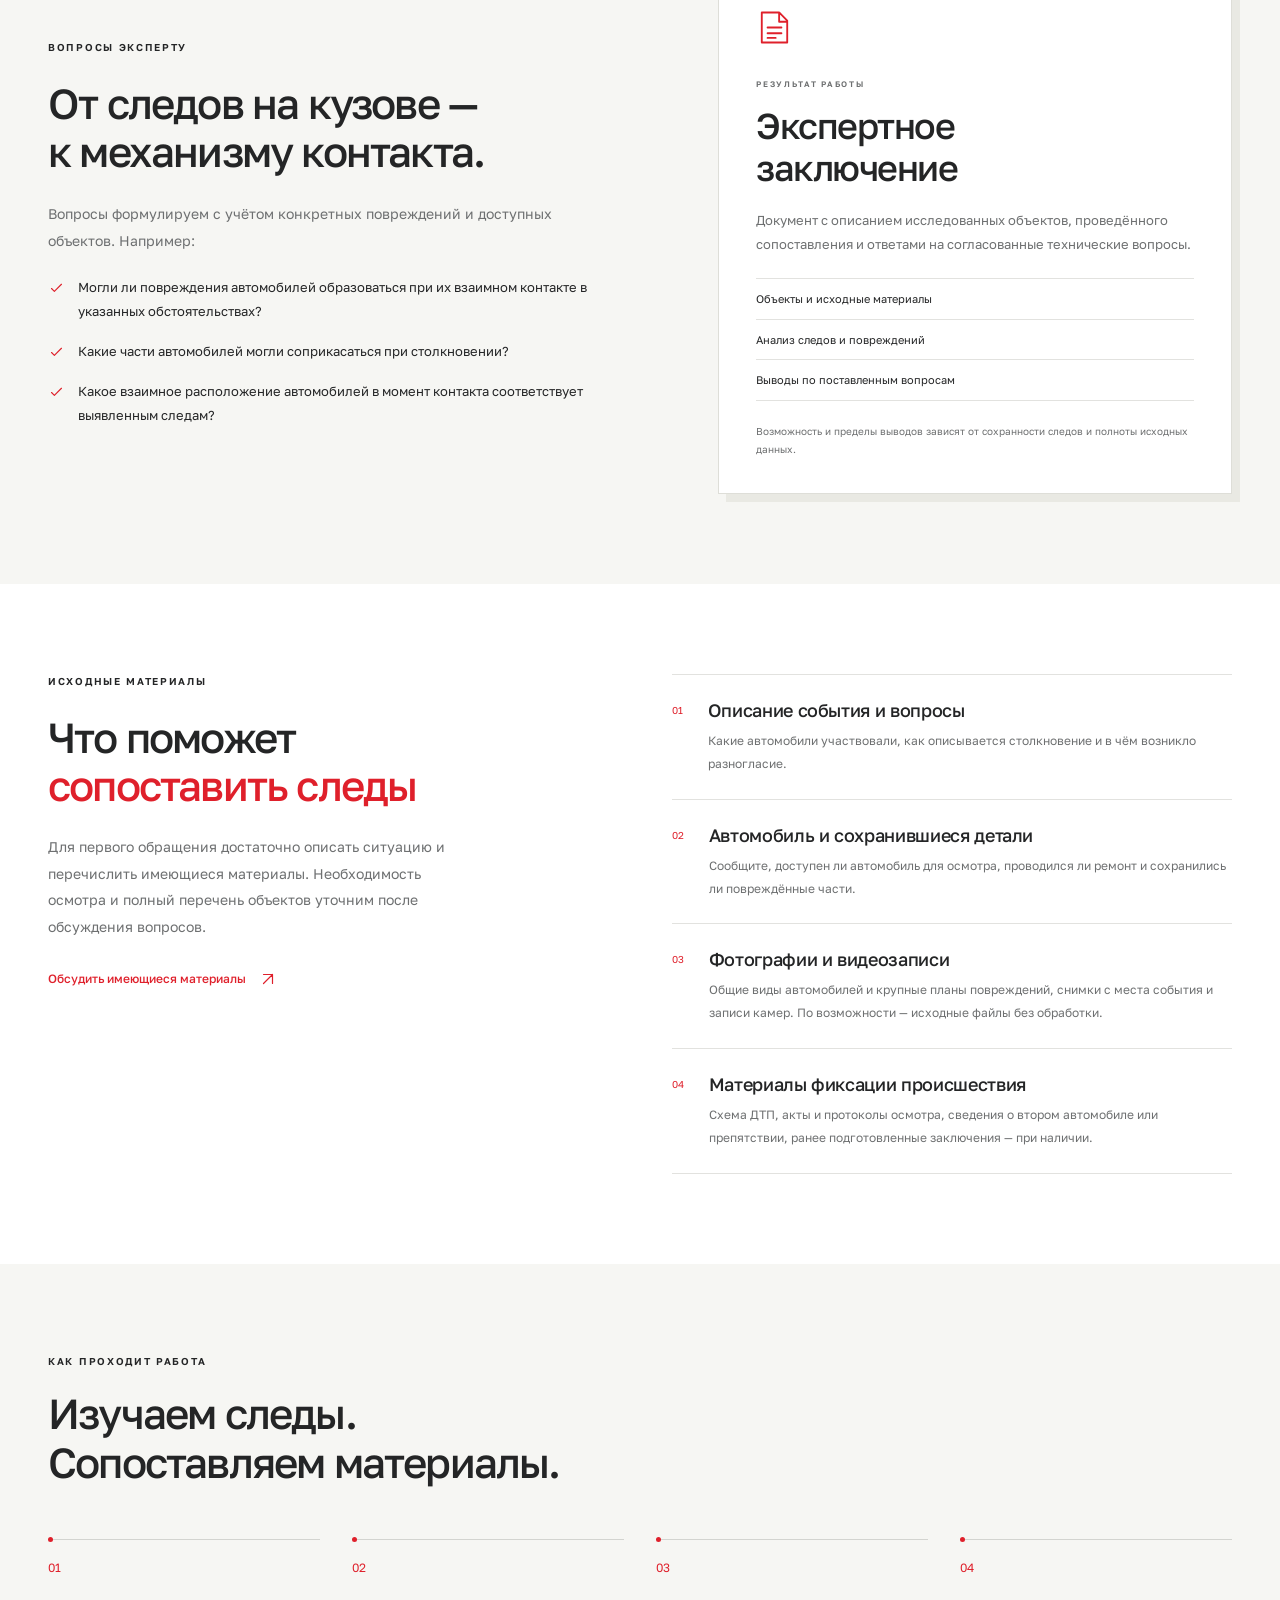
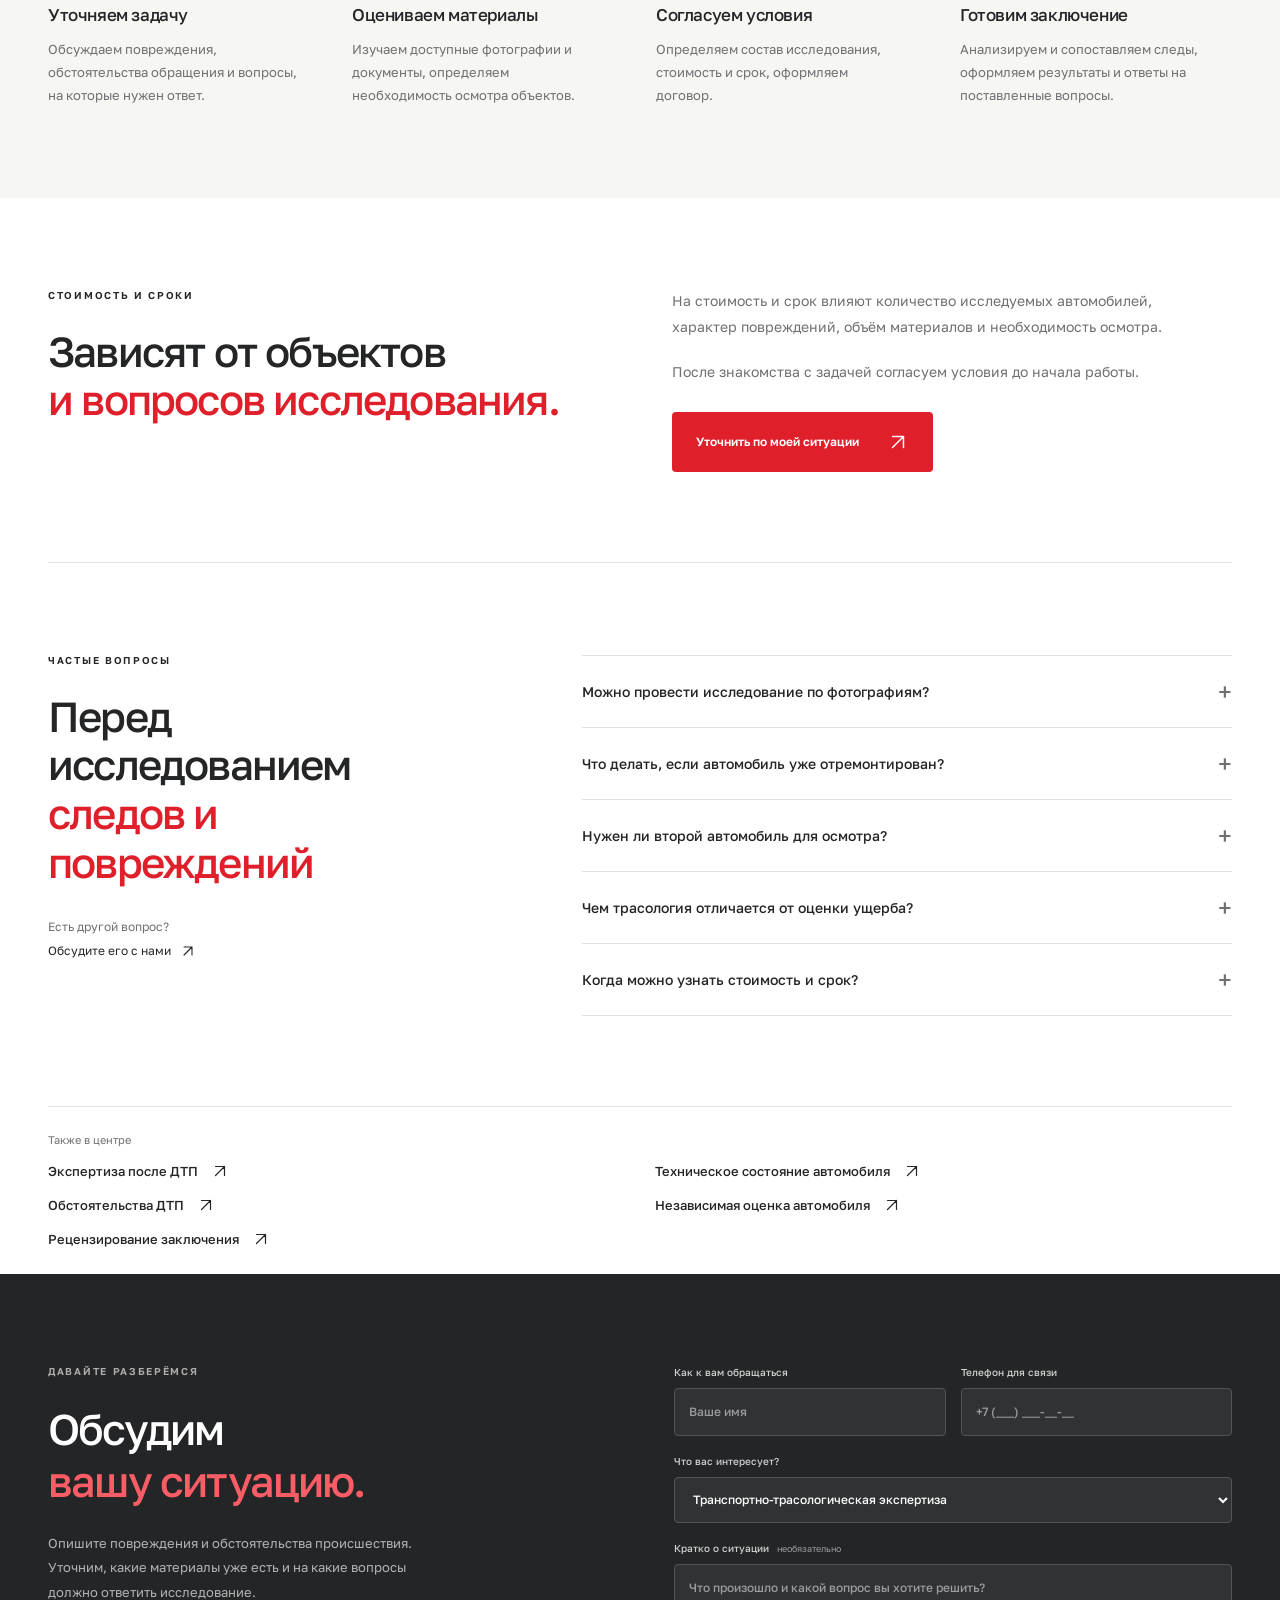
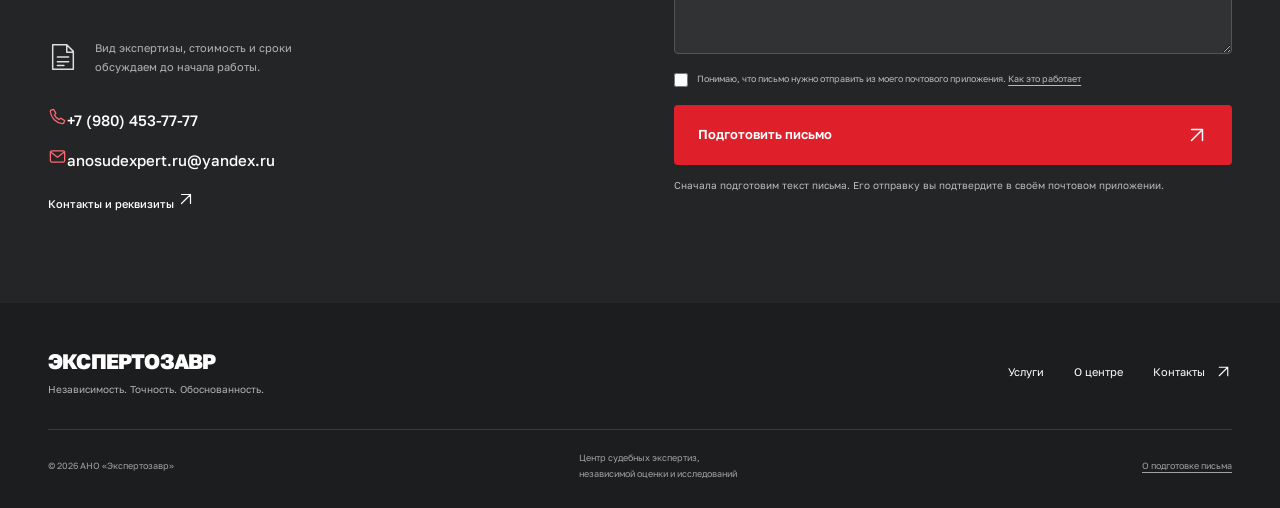
<file: services/transportno-trasologicheskaya-ekspertiza/index.html>
<!doctype html>
<html lang="ru"><head>
<meta charset="utf-8"><meta name="viewport" content="width=device-width, initial-scale=1"><meta name="theme-color" content="#df202b">
<title>Транспортно-трасологическая экспертиза в Москве — Экспертозавр</title>
<meta name="description" content="Транспортно-трасологическая экспертиза автомобиля в Москве: исследование следов, механизма контакта и соответствия повреждений обстоятельствам ДТП. Материалы и этапы.">
<link rel="canonical" href="https://thenineaxis.github.io/expertozavr-demo/services/transportno-trasologicheskaya-ekspertiza/"><meta property="og:url" content="https://thenineaxis.github.io/expertozavr-demo/services/transportno-trasologicheskaya-ekspertiza/">
<meta property="og:title" content="Транспортно-трасологическая экспертиза в Москве — Экспертозавр"><meta property="og:description" content="Транспортно-трасологическая экспертиза автомобиля в Москве: исследование следов, механизма контакта и соответствия повреждений обстоятельствам ДТП. Материалы и этапы."><meta property="og:type" content="website"><meta property="og:locale" content="ru_RU">
<link rel="icon" type="image/svg+xml" href="../../assets/favicon.svg"><link rel="stylesheet" href="../../styles.css"><link rel="stylesheet" href="../../service.css?v=0.7.0"><script src="../../site-config.js?v=0.14.0" defer></script><script src="../../email-draft.js?v=0.14.0" defer></script><script src="../../app.js?v=0.14.0" defer></script>
<script type="application/ld+json">{"@context": "https://schema.org", "@graph": [{"@type": "Service", "@id": "https://thenineaxis.github.io/expertozavr-demo/services/transportno-trasologicheskaya-ekspertiza/#service", "name": "Транспортно-трасологическая экспертиза автомобиля", "serviceType": "Исследование следов, повреждений и механизма контактного взаимодействия транспортных средств", "url": "https://thenineaxis.github.io/expertozavr-demo/services/transportno-trasologicheskaya-ekspertiza/", "provider": {"@type": "Organization", "name": "АНО «Экспертозавр»", "url": "https://thenineaxis.github.io/expertozavr-demo/", "@id": "https://thenineaxis.github.io/expertozavr-demo/#organization", "telephone": "+79804537777", "email": "anosudexpert.ru@yandex.ru", "areaServed": {"@type": "City", "name": "Москва"}}, "areaServed": {"@type": "City", "name": "Москва"}}, {"@type": "BreadcrumbList", "itemListElement": [{"@type": "ListItem", "position": 1, "name": "Главная", "item": "https://thenineaxis.github.io/expertozavr-demo/"}, {"@type": "ListItem", "position": 2, "name": "Услуги", "item": "https://thenineaxis.github.io/expertozavr-demo/services/"}, {"@type": "ListItem", "position": 3, "name": "Транспортная трасология", "item": "https://thenineaxis.github.io/expertozavr-demo/services/transportno-trasologicheskaya-ekspertiza/"}]}]}</script>
<link rel="stylesheet" href="../../contacts.css?v=0.15.0">
<meta property="og:site_name" content="Экспертозавр"><meta property="og:image" content="https://thenineaxis.github.io/expertozavr-demo/assets/social-card.jpg?v=0.15.0"><meta property="og:image:type" content="image/jpeg"><meta property="og:image:width" content="1200"><meta property="og:image:height" content="630"><meta property="og:image:alt" content="Экспертозавр — автотехническая экспертиза. Телефон +7 (980) 453-77-77.">
</head><body class="service-page" data-service-page="traces"><a class="skip-link" href="#main">Перейти к содержанию</a>
<svg class="icon-library" xmlns="http://www.w3.org/2000/svg" aria-hidden="true">
<symbol id="i-arrow" viewBox="0 0 24 24"><path d="M5 12h14m-6-6 6 6-6 6"/></symbol><symbol id="i-up-right" viewBox="0 0 24 24"><path d="M6 18 18 6M6 6h12v12"/></symbol><symbol id="i-check" viewBox="0 0 24 24"><path d="m5 12 4 4L19 6"/></symbol>
<symbol id="i-car" viewBox="0 0 32 32"><path d="m6 12 3-7h14l3 7M5 12h22l2 6v7H3v-7l2-6ZM6 25v3m20-3v3M3 19h26M8 15v1m16-1v1"/></symbol>
<symbol id="i-search" viewBox="0 0 32 32"><circle cx="14" cy="14" r="9"/><path d="m21 21 7 7M14 9v10m-5-5h10"/></symbol>
<symbol id="i-tool" viewBox="0 0 32 32"><path d="M27 4a9 9 0 0 1-11 12L7 27a3 3 0 0 1-4-4l11-9A9 9 0 0 1 26 3l-6 6 3 3 6-6"/></symbol>
<symbol id="i-route" viewBox="0 0 32 32"><circle cx="7" cy="7" r="3"/><circle cx="25" cy="25" r="3"/><path d="M10 7h10a6 6 0 0 1 0 12h-8a5 5 0 0 0 0 10M7 13v3m18-7v6M3 25h5"/></symbol>
<symbol id="i-document" viewBox="0 0 32 32"><path d="M8 3h12l7 7v19H5V3h3Zm12 0v8h7M10 16h12m-12 5h12m-12 4h7"/></symbol>
<symbol id="i-scale" viewBox="0 0 32 32"><path d="M16 3v25M6 29h20M5 9l22-3M7 9l-5 11h10L7 9Zm18-3-5 11h10L25 6Z"/></symbol>
<symbol id="i-shield" viewBox="0 0 32 32"><path d="m16 3 12 4v9c0 7-12 13-12 13S4 23 4 16V7l12-4Z"/><path d="m10 15 4 4 8-9"/></symbol>
<symbol id="i-phone" viewBox="0 0 24 24"><path d="m7 3 3 5-2 2a15 15 0 0 0 6 6l2-2 5 3-1 3a2 2 0 0 1-2 1C10 20 4 14 3 6a2 2 0 0 1 1-2l3-1Z"/></symbol><symbol id="i-mail" viewBox="0 0 24 24"><rect x="3" y="5" width="18" height="14" rx="2"/><path d="m3 6 9 7 9-7"/></symbol></svg>
<div class="topline"><div class="container topline-inner"><span>Автотехническая экспертиза в Москве</span><a class="topline-contact" href="tel:+79804537777" aria-label="Позвонить в центр: +7 (980) 453-77-77"><svg aria-hidden="true"><use href="#i-phone"/></svg>+7 (980) 453-77-77</a></div></div>
<header class="site-header"><div class="container header-inner">
<a class="brand" href="../../" aria-label="Экспертозавр — главная"><img src="../../assets/logo-expertozavr.png" alt="Логотип АНО «Экспертозавр»: динозавр с лупой" width="104" height="94"><span class="brand-copy"><strong>ЭКСПЕРТОЗАВР</strong><span>Центр независимых экспертиз<br>и исследований</span></span></a>
<nav class="desktop-nav" aria-label="Основная навигация"><a href="../">Услуги</a><a href="../../about/">О центре</a><a href="../../process/">Как мы работаем</a><a href="../../questions/">Вопросы</a><a href="../../contacts/">Контакты</a></nav>
<a class="button button-small header-cta" href="#consultation">Обсудить задачу <svg><use href="#i-up-right"/></svg></a><button class="menu-toggle" aria-label="Открыть меню" aria-expanded="false" aria-controls="mobile-nav"><span></span><span></span></button></div>
<nav class="mobile-nav" id="mobile-nav" aria-label="Мобильная навигация" hidden><a href="../">Услуги</a><a href="../../about/">О центре</a><a href="../../process/">Как мы работаем</a><a href="../../questions/">Вопросы</a><a href="../../contacts/">Контакты</a><a href="#consultation">Обсудить задачу ↗</a></nav></header>

<main id="main">
<nav class="breadcrumbs container" aria-label="Хлебные крошки"><a href="../../">Главная</a><span aria-hidden="true">/</span><a href="../">Услуги</a><span aria-hidden="true">/</span><span aria-current="page">Транспортная трасология</span></nav>
<section class="service-hero container" aria-labelledby="service-title">
<div class="service-hero-copy"><p class="eyebrow"><span></span> СЛЕДЫ И ПОВРЕЖДЕНИЯ</p><h1 id="service-title">Транспортная<br><em>трасология.</em></h1><p class="service-lead">Работаем в Москве. Могли ли повреждения возникнуть при описанном столкновении? Исследуем следы на автомобиле, сопоставляем зоны контакта и материалы о происшествии.</p><div class="hero-actions"><a class="button" href="#consultation">Обсудить повреждения <svg><use href="#i-up-right"/></svg></a><a class="text-link" href="#documents">Что подготовить <svg><use href="#i-arrow"/></svg></a></div><p class="hero-note"><svg><use href="#i-check"/></svg> Сначала уточним задачу и сохранность следов</p></div>
<aside class="research-panel" aria-label="Предмет исследования"><div class="research-panel-top"><span>ЧТО ИССЛЕДУЕМ</span><svg><use href="#i-search"/></svg></div><h2>Следы. Контакт.<br><em>Механизм повреждений.</em></h2><figure class="research-photo"><img src="../../assets/vehicle-traces.jpg" alt="Царапины и повреждения переднего крыла и бампера автомобиля крупным планом" width="1400" height="2100" fetchpriority="high"></figure><ul class="research-points"><li><span>01</span> Характер и расположение следов</li><li><span>02</span> Взаимодействие контактировавших частей</li><li><span>03</span> Соответствие повреждений обстоятельствам ДТП</li></ul></aside>
</section>
<nav class="page-sections container" aria-label="На этой странице"><a href="#situations">Когда нужна <span>01</span></a><a href="#result">Вопросы и результат <span>02</span></a><a href="#documents">Что подготовить <span>03</span></a><a href="#cost">Стоимость и сроки <span>04</span></a></nav>
<section class="section container situations" id="situations" aria-labelledby="situations-title"><div class="section-heading"><div><p class="eyebrow">КОГДА ОБРАЩАЮТСЯ</p><h2 id="situations-title">Нужно понять,<br><em>как возникли повреждения.</em></h2></div></div><div class="situation-list"><article><span>01</span><h3>Спор о связи<br> повреждений с ДТП</h3><p>Нужно проверить, могли ли конкретные повреждения образоваться при описанном взаимодействии автомобилей или наезде на препятствие.</p></article><article><span>02</span><h3>Вопросы<br> к зонам контакта</h3><p>Требуется сопоставить расположение, форму и направление следов на автомобилях, которые предположительно контактировали между собой.</p></article><article><span>03</span><h3>Разные версии<br> столкновения</h3><p>Нужно разобраться, какая картина взаимодействия согласуется с зафиксированными следами и предоставленными материалами.</p></article></div></section>
<section class="result-section section" id="result" aria-labelledby="result-title"><div class="container result-grid"><div><p class="eyebrow">ВОПРОСЫ ЭКСПЕРТУ</p><h2 id="result-title">От следов на кузове —<br>к механизму контакта.</h2><p class="section-description">Вопросы формулируем с учётом конкретных повреждений и доступных объектов. Например:</p><ul class="check-list"><li><svg><use href="#i-check"/></svg><span>Могли ли повреждения автомобилей образоваться при их взаимном контакте в указанных обстоятельствах?</span></li><li><svg><use href="#i-check"/></svg><span>Какие части автомобилей могли соприкасаться при столкновении?</span></li><li><svg><use href="#i-check"/></svg><span>Какое взаимное расположение автомобилей в момент контакта соответствует выявленным следам?</span></li></ul></div><aside class="result-panel"><svg class="result-icon"><use href="#i-document"/></svg><p class="eyebrow">РЕЗУЛЬТАТ РАБОТЫ</p><h3>Экспертное<br>заключение</h3><p>Документ с описанием исследованных объектов, проведённого сопоставления и ответами на согласованные технические вопросы.</p><div class="result-contents"><span>Объекты и исходные материалы</span><span>Анализ следов и повреждений</span><span>Выводы по поставленным вопросам</span></div><p class="result-note">Возможность и пределы выводов зависят от сохранности следов и полноты исходных данных.</p></aside></div></section>
<section class="section container documents" id="documents" aria-labelledby="documents-title"><div class="document-intro"><p class="eyebrow">ИСХОДНЫЕ МАТЕРИАЛЫ</p><h2 id="documents-title">Что поможет<br><em>сопоставить следы</em></h2><p>Для первого обращения достаточно описать ситуацию и перечислить имеющиеся материалы. Необходимость осмотра и полный перечень объектов уточним после обсуждения вопросов.</p><a class="text-link" href="#consultation">Обсудить имеющиеся материалы <svg><use href="#i-up-right"/></svg></a></div><ol class="document-list"><li><span>01</span><div><h3>Описание события и вопросы</h3><p>Какие автомобили участвовали, как описывается столкновение и в чём возникло разногласие.</p></div></li><li><span>02</span><div><h3>Автомобиль и сохранившиеся детали</h3><p>Сообщите, доступен ли автомобиль для осмотра, проводился ли ремонт и сохранились ли повреждённые части.</p></div></li><li><span>03</span><div><h3>Фотографии и видеозаписи</h3><p>Общие виды автомобилей и крупные планы повреждений, снимки с места события и записи камер. По возможности — исходные файлы без обработки.</p></div></li><li><span>04</span><div><h3>Материалы фиксации происшествия</h3><p>Схема ДТП, акты и протоколы осмотра, сведения о втором автомобиле или препятствии, ранее подготовленные заключения — при наличии.</p></div></li></ol></section>
<section class="process section" id="process" aria-labelledby="process-title"><div class="container"><div class="section-heading"><div><p class="eyebrow">КАК ПРОХОДИТ РАБОТА</p><h2 id="process-title">Изучаем следы.<br>Сопоставляем материалы.</h2></div></div><ol class="steps"><li><span>01</span><h3>Уточняем задачу</h3><p>Обсуждаем повреждения, обстоятельства обращения и вопросы, на которые нужен ответ.</p></li><li><span>02</span><h3>Оцениваем материалы</h3><p>Изучаем доступные фотографии и документы, определяем необходимость осмотра объектов.</p></li><li><span>03</span><h3>Согласуем условия</h3><p>Определяем состав исследования, стоимость и срок, оформляем договор.</p></li><li><span>04</span><h3>Готовим заключение</h3><p>Анализируем и сопоставляем следы, оформляем результаты и ответы на поставленные вопросы.</p></li></ol></div></section>
<section class="cost-section section container" id="cost" aria-labelledby="cost-title"><div><p class="eyebrow">СТОИМОСТЬ И СРОКИ</p><h2 id="cost-title">Зависят от объектов<br><em>и вопросов исследования.</em></h2></div><div class="cost-copy"><p>На стоимость и срок влияют количество исследуемых автомобилей, характер повреждений, объём материалов и необходимость осмотра.</p><p>После знакомства с задачей согласуем условия до начала работы.</p><a class="button" href="#consultation">Уточнить по моей ситуации <svg><use href="#i-up-right"/></svg></a></div></section>
<section class="faq section container service-faq" id="questions" aria-labelledby="faq-title"><div><p class="eyebrow">ЧАСТЫЕ ВОПРОСЫ</p><h2 id="faq-title">Перед исследованием<br><em>следов и повреждений</em></h2><p class="faq-note">Есть другой вопрос?<br><a href="#consultation">Обсудите его с нами <svg><use href="#i-up-right"/></svg></a></p></div><div class="faq-list"><details><summary>Можно провести исследование по фотографиям?<span>+</span></summary><p>Это зависит от вопросов, качества снимков и полноты фиксации повреждений. После изучения материалов уточним, какие задачи можно решить по ним и нужен ли осмотр автомобиля.</p></details><details><summary>Что делать, если автомобиль уже отремонтирован?<span>+</span></summary><p>Сообщите об этом при обращении. Сохранившиеся фотографии до ремонта, акты осмотра и повреждённые детали могут быть полезны. Возможности исследования оцениваются по каждому вопросу отдельно.</p></details><details><summary>Нужен ли второй автомобиль для осмотра?<span>+</span></summary><p>Данные о втором автомобиле или препятствии важны для сопоставления следов. Состав необходимых объектов и материалов определяем по задаче; отсутствие доступа может ограничить возможные выводы.</p></details><details><summary>Чем трасология отличается от оценки ущерба?<span>+</span></summary><p>Трасологическое исследование посвящено следам и механизму их образования. Для определения повреждений и стоимости восстановления предусмотрена <a href="../ekspertiza-posle-dtp/">«Экспертиза после ДТП»</a>. Если нужно исследовать движение участников и техническую возможность предотвращения столкновения, посмотрите страницу <a href="../obstoyatelstva-dtp/">«Обстоятельства ДТП»</a>.</p></details><details><summary>Когда можно узнать стоимость и срок?<span>+</span></summary><p>После первоначального изучения вопросов, доступных объектов и материалов. Условия согласуем до начала исследования.</p></details></div></section>
<div class="service-related container"><span>Также в центре</span><a class="text-link" href="../ekspertiza-posle-dtp/">Экспертиза после ДТП <svg><use href="#i-up-right"/></svg></a><a class="text-link" href="../tekhnicheskoe-sostoyanie-avtomobilya/">Техническое состояние автомобиля <svg><use href="#i-up-right"/></svg></a><a class="text-link" href="../obstoyatelstva-dtp/">Обстоятельства ДТП <svg><use href="#i-up-right"/></svg></a><a class="text-link" href="../nezavisimaya-otsenka-avtomobilya/">Независимая оценка автомобиля <svg><use href="#i-up-right"/></svg></a><a class="text-link" href="../retsenzirovanie-ekspertnogo-zaklyucheniya/">Рецензирование заключения <svg><use href="#i-up-right"/></svg></a></div>
<section class="consultation section" id="consultation" aria-labelledby="consultation-title"><div class="container consultation-grid"><div class="consultation-copy"><p class="eyebrow">ДАВАЙТЕ РАЗБЕРЁМСЯ</p><h2 id="consultation-title">Обсудим<br><em>вашу ситуацию.</em></h2><p>Опишите повреждения и обстоятельства происшествия. Уточним, какие материалы уже есть и на какие вопросы должно ответить исследование.</p><div class="consultation-footer"><svg><use href="#i-document"/></svg><span>Вид экспертизы, стоимость и сроки<br>обсуждаем до начала работы.</span></div><address id="contact-details" class="contact-methods"><a class="contact-method" href="tel:+79804537777"><svg aria-hidden="true"><use href="#i-phone"/></svg><span>+7 (980) 453-77-77</span></a><a class="contact-method" href="mailto:anosudexpert.ru@yandex.ru"><svg aria-hidden="true"><use href="#i-mail"/></svg><span>anosudexpert.ru@yandex.ru</span></a><a class="text-link contact-all" href="../../contacts/">Контакты и реквизиты <svg aria-hidden="true"><use href="#i-up-right"/></svg></a></address></div>
<form id="consultation-form"><div class="form-row"><label>Как к вам обращаться<input name="name" autocomplete="name" placeholder="Ваше имя" maxlength="80" required></label><label>Телефон для связи<input name="phone" type="tel" autocomplete="tel" inputmode="tel" placeholder="+7 (___) ___-__-__" minlength="10" maxlength="30" required aria-describedby="phone-error"><span id="phone-error" class="field-error" hidden>Укажите номер: от 10 до 15 цифр.</span></label></div><label>Что вас интересует?<select name="service" id="service-select"><option value="Не знаю, нужна консультация">Помогите выбрать экспертизу</option><option value="Экспертиза после ДТП">Экспертиза после ДТП</option><option value="Обстоятельства ДТП">Обстоятельства ДТП</option><option value="Техническое состояние автомобиля">Техническое состояние автомобиля</option><option value="Транспортно-трасологическая экспертиза" selected>Транспортно-трасологическая экспертиза</option><option value="Независимая оценка автомобиля">Независимая оценка автомобиля</option><option value="Рецензирование экспертного заключения">Рецензирование экспертного заключения</option></select></label><label>Кратко о ситуации <span class="optional">необязательно</span><textarea name="message" placeholder="Что произошло и какой вопрос вы хотите решить?" rows="3" maxlength="2000"></textarea></label><label class="consent"><input type="checkbox" name="consent" required><span>Понимаю, что письмо нужно отправить из моего почтового приложения. <button type="button" class="inline-button" id="privacy-open">Как это работает</button></span></label><button class="button submit-button" type="submit" disabled>Подготовить письмо <svg><use href="#i-up-right"/></svg></button><p class="form-note" id="form-mode-note">Сначала подготовим текст письма. Его отправку вы подтвердите в своём почтовом приложении.</p><noscript><p class="form-note">Для подготовки письма включите JavaScript или свяжитесь с центром по телефону и email, указанным рядом.</p></noscript><div id="form-result" class="form-result" role="region" aria-label="Подготовленное письмо" tabindex="-1" hidden></div></form></div></section>
</main>
<footer class="site-footer"><div class="container"><div class="footer-main"><a class="footer-brand" href="../../">ЭКСПЕРТОЗАВР<span>Независимость. Точность. Обоснованность.</span></a><div class="footer-links"><a href="../">Услуги</a><a href="../../about/">О центре</a><a href="../../contacts/">Контакты <svg><use href="#i-up-right"/></svg></a></div></div><div class="footer-bottom"><p>© <span id="year">2026</span> АНО «Экспертозавр»</p><p>Центр судебных экспертиз,<br>независимой оценки и исследований</p><button class="inline-button" id="footer-privacy">О подготовке письма</button></div></div></footer>
<dialog id="service-dialog" class="modal" aria-labelledby="dialog-title"><button class="modal-close" aria-label="Закрыть окно">×</button><p class="eyebrow" id="dialog-eyebrow">НАПРАВЛЕНИЕ ЭКСПЕРТИЗЫ</p><h2 id="dialog-title"></h2><p id="dialog-description"></p><div id="dialog-extra"></div><a class="button" href="#consultation" id="dialog-cta">Обсудить эту задачу <svg><use href="#i-up-right"/></svg></a></dialog>
</body></html>
</file>
<file: styles.css>
@import url('https://fonts.googleapis.com/css2?family=Golos+Text:wght@400;500;600;700;800;900&display=swap');
:root{--red:#df202b;--red-dark:#c51621;--ink:#242526;--muted:#6e7071;--line:#e2e2df;--cream:#f6f6f3;--radius:4px}*{box-sizing:border-box}html{scroll-behavior:smooth;scroll-padding-top:110px}body{margin:0;color:var(--ink);background:#fff;font-family:'Golos Text',Arial,sans-serif;font-size:15px;line-height:1.6}button,input,select,textarea{font:inherit}button,a,input,select,textarea{-webkit-tap-highlight-color:transparent}a{color:inherit;text-decoration:none}button{cursor:pointer}img{display:block;max-width:100%}svg{width:22px;height:22px;fill:none;stroke:currentColor;stroke-width:1.6;stroke-linecap:round;stroke-linejoin:round;flex:none}.icon-library{position:absolute;width:0;height:0;overflow:hidden}.container{width:min(1280px,calc(100% - 96px));margin-inline:auto}.skip-link{position:fixed;top:-80px;left:16px;z-index:100;padding:12px;background:var(--ink);color:#fff}.skip-link:focus{top:12px}:focus-visible{outline:3px solid #b61721;outline-offset:5px}.topline{background:var(--cream);border-bottom:1px solid #eaeae7;font-size:11px;color:#717373;letter-spacing:.15px}.topline-inner{display:flex;justify-content:space-between;align-items:center;height:34px}.site-header{position:sticky;top:0;z-index:20;background:rgba(255,255,255,.97);border-bottom:1px solid var(--line)}.header-inner{height:108px;display:flex;align-items:center;justify-content:space-between;gap:26px}.brand{display:flex;align-items:center;gap:15px;flex-shrink:0}.brand img{width:104px;height:94px;object-fit:contain}.brand-copy strong{display:block;line-height:1.2;font-size:20px;letter-spacing:-.8px;font-weight:800}.brand-copy>span{display:block;font-size:10px;color:var(--muted);line-height:1.5;margin-top:6px}.desktop-nav{display:flex;gap:25px;font-size:12px;font-weight:500}.desktop-nav a{position:relative;padding:12px 0}.desktop-nav a:hover{color:var(--red)}.button{display:inline-flex;gap:28px;align-items:center;justify-content:space-between;border:1px solid transparent;border-radius:var(--radius);padding:18px 23px;background:var(--red);color:#fff;line-height:1.5;font-weight:600;font-size:13px;transition:background .2s,transform .2s}.button:hover{background:var(--red-dark);transform:translateY(-2px)}.button-small{padding:13px 17px;font-size:11px;gap:20px}.button-small svg{width:18px;height:18px}.menu-toggle{display:none}.mobile-nav[hidden]{display:none}.hero{display:grid;grid-template-columns:1.1fr 1fr;gap:64px;padding-top:58px;padding-bottom:48px;align-items:center}.eyebrow{font-size:10px;font-weight:600;letter-spacing:1.7px;line-height:1.5;margin:0 0 24px;display:flex;align-items:center;gap:9px}.eyebrow>span{display:block;width:6px;height:6px;background:var(--red);border-radius:50%}h1,h2,h3,p{overflow-wrap:break-word}h1,h2,h3{line-height:1.1;letter-spacing:-1.5px}h1{font-size:clamp(42px,4.35vw,65px);font-weight:600;margin:0 0 24px;letter-spacing:-2.8px;line-height:1.055}h1 em,h2 em{color:var(--red);font-style:normal}h2{font-size:42px;font-weight:500;margin:0;letter-spacing:-1.8px;line-height:1.16}.hero-description{font-size:14px;line-height:1.8;color:var(--muted);max-width:460px;margin:0 0 29px}.hero-actions{display:flex;gap:26px;align-items:center;flex-wrap:wrap}.text-link{display:inline-flex;align-items:center;gap:13px;font-size:12px;font-weight:500;line-height:1.5}.text-link svg{width:18px;height:18px}.text-link:hover{color:var(--red)}.hero-note{display:flex;align-items:center;gap:8px;font-size:10px;color:#7a7d7d;margin:19px 0 0}.hero-note svg{width:15px;height:15px}.hero-visual{height:536px;position:relative;background:#303337;isolation:isolate;border-radius:var(--radius);margin-bottom:17px}.hero-photo{width:100%;height:100%;object-fit:cover;object-position:41% center;border-radius:var(--radius)}.photo-shade{position:absolute;inset:0;background:linear-gradient(180deg,rgba(0,0,0,.3),transparent 50%,rgba(0,0,0,.75));border-radius:var(--radius)}.photo-top{position:absolute;top:25px;left:26px;right:26px;display:flex;gap:8px;align-items:center;color:#fff;font-size:8px;letter-spacing:1.1px}.live-dot{width:5px;height:5px;background:var(--red);border-radius:50%}.corner-mark{margin-left:auto;font-size:22px;font-weight:400}.focus-mark{position:absolute;top:32%;left:34%;width:112px;height:112px;background:linear-gradient(#fff,#fff) top left/18px 1px no-repeat,linear-gradient(#fff,#fff) top left/1px 18px no-repeat,linear-gradient(#fff,#fff) top right/18px 1px no-repeat,linear-gradient(#fff,#fff) top right/1px 18px no-repeat,linear-gradient(#fff,#fff) bottom left/18px 1px no-repeat,linear-gradient(#fff,#fff) bottom left/1px 18px no-repeat,linear-gradient(#fff,#fff) bottom right/18px 1px no-repeat,linear-gradient(#fff,#fff) bottom right/1px 18px no-repeat;opacity:.75}.focus-mark span{width:7px;height:7px;background:var(--red);border-radius:50%;position:absolute;left:52px;top:52px}.focus-mark i{display:block;width:27px;height:27px;border:1px solid #fff7;border-radius:50%;position:absolute;left:42px;top:42px}.photo-bottom{position:absolute;bottom:74px;left:27px;right:27px;display:flex;align-items:center;gap:18px;color:#fff}.photo-number{font-size:11px;color:#c6c6c6;align-self:flex-start;padding-top:4px}.photo-bottom p{margin:0;font-size:17px;line-height:1.5;letter-spacing:-.2px}.photo-bottom svg{margin-left:auto}.visual-label{position:absolute;bottom:-17px;right:27px;display:flex;align-items:center;gap:15px;background:#fff;padding:19px 25px;box-shadow:0 6px 30px #0000000d;border:1px solid #ebebe8;font-size:11px;line-height:1.7}.visual-label>svg{color:var(--red);width:32px;height:32px}.visual-label strong{font-size:10px;color:var(--muted);font-weight:400}.principles{display:grid;grid-template-columns:1fr 1fr 1.12fr 1fr;border-top:1px solid var(--line);border-bottom:1px solid var(--line);padding-block:24px}.principles>div{display:flex;align-items:center;gap:20px;padding-left:26px;border-right:1px solid var(--line)}.principles>div:first-child{padding-left:0}.principle-number{color:#8f9292;font-size:10px;align-self:flex-start;margin-top:3px}.principles p{margin:0;font-size:11px;line-height:1.8;color:var(--muted)}.principles strong{font-weight:500;color:var(--ink)}.principle-link{font-size:10px;color:var(--muted);padding-left:32px}.principle-link span{font-size:11px;color:var(--red);font-weight:500;display:flex;align-items:center;gap:8px}.principle-link svg{width:15px;height:15px}.section{padding-block:90px}.section-heading{display:flex;align-items:flex-end;justify-content:space-between;gap:70px;margin-bottom:38px}.section-heading .eyebrow{margin-bottom:20px}.section-intro{font-size:13px;line-height:1.8;max-width:318px;color:var(--muted);margin:0 0 3px}.service-grid{display:grid;grid-template-columns:repeat(3,1fr);gap:15px}.service-card{background:var(--cream);border:1px solid transparent;border-radius:var(--radius);padding:29px 28px 24px;min-height:320px;display:flex;flex-direction:column;transition:border-color .2s,transform .2s}.service-card:hover{border-color:#c5c5c1;transform:translateY(-3px)}.card-top{display:flex;align-items:center;justify-content:space-between;margin-bottom:25px}.service-icon{width:34px;height:34px;stroke-width:1.25;color:var(--red)}.card-top>span{color:#929491;font-size:10px}.service-card h3{font-size:21px;font-weight:500;letter-spacing:-.55px;line-height:1.25;margin:0 0 13px}.service-card p{font-size:12px;line-height:1.8;color:var(--muted);margin:0 0 20px;max-width:310px}.card-link{display:flex;align-items:center;justify-content:space-between;gap:20px;border:0;background:transparent;color:inherit;text-align:left;font-size:11px;font-weight:500;margin-top:auto;padding:9px 0 0;width:100%}.card-link svg{width:18px;height:18px}.card-link:hover{color:var(--red)}.service-card-dark{background:var(--ink);color:#fff}.service-card-dark p{color:#b9bbbb}.service-card-dark .service-icon{color:#ff5c64}.service-card-dark .card-link:hover{color:#ff7d84}.about{border-top:1px solid var(--line);display:grid;grid-template-columns:1.1fr 1fr;gap:110px}.about h2{margin-bottom:28px}.about-copy>p:not(.eyebrow){font-size:13px;line-height:1.9;color:var(--muted);max-width:530px}.about-copy .about-lead{color:var(--ink)!important;font-size:15px!important}.about-copy .text-link{margin-top:17px;color:var(--red)}.approach{background:var(--cream);padding:34px 36px;border-radius:var(--radius)}.approach>.eyebrow{color:var(--muted);margin-bottom:8px}.approach>div{display:flex;gap:25px;border-bottom:1px solid var(--line);padding-block:24px}.approach>div:last-child{border-bottom:0;padding-bottom:0}.approach>div>span{color:var(--red);font-size:10px;margin-top:4px}.approach h3{font-size:18px;font-weight:500;letter-spacing:-.4px;margin:0 0 8px}.approach p:not(.eyebrow){font-size:12px;line-height:1.8;color:var(--muted);margin:0}.process{background:var(--cream)}.process .section-heading{margin-bottom:53px}.process .section-heading>.text-link{margin-bottom:5px}.steps{list-style:none;padding:0;margin:0;display:grid;grid-template-columns:repeat(4,1fr);gap:32px}.steps li{border-top:1px solid #d3d4d0;padding-top:18px;position:relative}.steps li:before{content:'';width:5px;height:5px;background:var(--red);position:absolute;top:-3px;left:0;border-radius:50%}.steps li>span{font-size:12px;color:var(--red);display:block;margin-bottom:27px}.steps h3{font-size:17px;font-weight:500;letter-spacing:-.4px;margin:0 0 11px}.steps p{font-size:12px;color:var(--muted);line-height:1.8;margin:0;max-width:240px}.faq{display:grid;grid-template-columns:.8fr 1.2fr;gap:100px}.faq-note{font-size:12px;color:var(--muted);margin-top:29px;line-height:2}.faq-note a{display:inline-flex;gap:9px;align-items:center;color:var(--ink)}.faq-note svg{width:16px;height:16px}.faq-list{padding-top:2px}.faq details{border-bottom:1px solid var(--line)}.faq details:first-child{border-top:1px solid var(--line)}.faq summary{display:flex;align-items:center;justify-content:space-between;gap:25px;font-size:14px;font-weight:500;padding:23px 0;cursor:pointer;list-style:none;line-height:1.5}.faq summary::-webkit-details-marker{display:none}.faq summary>span{font-size:25px;color:#6e7071;font-weight:400;line-height:1;transition:transform .2s}.faq details[open] summary>span{transform:rotate(45deg);color:var(--red)}.faq details p{margin:0;padding:0 34px 22px 0;font-size:12px;line-height:1.9;color:var(--muted)}.consultation{background:var(--ink);color:#fff}.consultation-grid{display:grid;grid-template-columns:1fr 1.06fr;gap:100px}.consultation .eyebrow{color:#adadab}.consultation h2{font-size:43px;line-height:1.2}.consultation h2 em{color:#fa5d65}.consultation-copy>p:not(.eyebrow){color:#b3b5b5;max-width:390px;font-size:13px;line-height:1.9;margin:24px 0 33px}.consultation-footer{display:flex;align-items:center;gap:17px;font-size:11px;color:#b3b5b5;line-height:1.8}.consultation-footer svg{width:30px;height:30px;color:#ddd}.form-row{display:grid;grid-template-columns:1fr 1fr;gap:15px}form label{display:block;font-size:10px;font-weight:500;margin-bottom:17px;color:#d0d1d1}input:not([type=checkbox]),select,textarea{display:block;border:1px solid #535555;background:#303233;color:#fff;padding:13px 14px;width:100%;margin-top:8px;border-radius:var(--radius);font-size:12px;transition:border-color .2s;min-height:46px}input::placeholder,textarea::placeholder{color:#9b9e9e}textarea{resize:vertical;min-height:90px}select{appearance:auto;cursor:pointer}select option{background:#303233;color:#fff}.optional{font-weight:400;color:#9b9e9e;margin-left:5px;font-size:9px}input:focus,select:focus,textarea:focus{outline:2px solid #fa5d65;outline-offset:2px}.consent{display:flex;align-items:flex-start;gap:9px;font-size:9px;line-height:1.8;font-weight:400;color:#b9bcbc}.consent input{accent-color:var(--red);width:14px;height:14px;flex:none;margin:2px 0 0}.inline-button{border:0;background:transparent;padding:0;color:inherit;text-decoration:underline;text-underline-offset:3px;font-size:inherit}.inline-button:hover{color:var(--red)}.consent .inline-button:hover{color:#ff7d84}.submit-button{width:100%;margin-top:1px}.form-note{font-size:9px;color:#b9bcbc;line-height:1.7;margin:12px 0 0}.form-result{font-size:12px;padding:15px;border:1px solid #737674;border-radius:var(--radius);color:#e4e8e6;margin-top:15px;line-height:1.7}.field-error{font-size:10px;color:#ff9a9f;display:block;margin-top:5px}.field-error[hidden],.form-result[hidden]{display:none}.site-footer{background:#1c1d1e;color:#fff;padding:44px 0 25px}.footer-main{display:flex;justify-content:space-between;gap:35px;padding-bottom:33px;border-bottom:1px solid #3a3b3c}.footer-brand{font-size:21px;font-weight:800;letter-spacing:-.8px;line-height:1.4}.footer-brand span{display:block;color:#b0b2b1;font-size:10px;font-weight:400;letter-spacing:0;margin-top:6px}.footer-links{display:flex;align-items:center;gap:30px;font-size:11px}.footer-links a:last-child{display:flex;align-items:center;gap:10px}.footer-links svg{width:17px;height:17px}.footer-links a:hover{color:#ff7d84}.footer-bottom{display:flex;align-items:center;justify-content:space-between;gap:30px;color:#a0a3a2;padding-top:20px;font-size:9px;line-height:1.8}.footer-bottom p{margin:0}.modal{padding:45px;width:min(560px,calc(100% - 32px));max-height:85dvh;overflow:auto;border:0;border-radius:6px;color:var(--ink);box-shadow:0 30px 100px #0004}.modal::backdrop{background:#16191bb3;backdrop-filter:blur(4px)}.modal-close{position:absolute;top:8px;right:15px;border:0;background:none;color:var(--muted);font-size:30px;font-weight:400;width:35px;height:40px}.modal h2{font-size:30px;letter-spacing:-1px;line-height:1.25;margin:0 0 20px}.modal .eyebrow{font-size:9px}.modal>p:not(.eyebrow),.modal li{font-size:13px;color:var(--muted);line-height:1.9}.modal ul{padding-left:20px;margin-bottom:26px}.modal .button{margin-top:15px;font-size:12px}.modal .button[hidden]{display:none}body.modal-open{overflow:hidden}#contact-details{font-size:14px;margin-top:30px}#contact-details a{display:block;color:#fff}
@media(min-width:1500px){.container{max-width:1340px}.hero{gap:90px}.hero-visual{height:560px}.hero-description{font-size:15px}h1{font-size:66px}.service-card{min-height:324px}}
@media(max-width:1200px){.container{width:calc(100% - 64px)}.header-inner{gap:18px}.brand-copy strong{font-size:17px}.brand{gap:10px}.brand img{width:90px;height:82px}.desktop-nav{gap:19px;font-size:11px}.button-small{padding:12px 14px;gap:12px}.hero{gap:32px}.hero-visual{height:510px}.hero-actions{gap:18px}.hero-actions .button{gap:17px;padding:16px 18px}.hero-actions .text-link{font-size:11px}.about,.consultation-grid{gap:60px}.faq{gap:65px}.service-card{padding:25px}.service-card h3{font-size:20px}.service-card p{font-size:11px}h2{font-size:38px}.consultation h2{font-size:38px}.principles>div{gap:12px;padding-left:20px}.principle-link{padding-left:24px}}
@media(max-width:960px){.desktop-nav{gap:17px}.desktop-nav a:nth-child(3){display:none}.brand-copy>span{font-size:9px}.brand-copy strong{font-size:16px}.header-inner{height:96px}.hero{gap:30px;padding-top:40px;padding-bottom:36px;grid-template-columns:1.1fr 1fr}h1{font-size:43px;letter-spacing:-1.8px}.hero-visual{height:480px}.hero-description{font-size:12px}.hero-actions{align-items:flex-start;flex-direction:column;gap:15px}.hero-note{font-size:9px}.photo-bottom{left:20px;right:20px;gap:10px}.photo-bottom p{font-size:14px}.visual-label{right:17px;padding:16px}.photo-top{left:20px;right:20px;font-size:7px}.principles{grid-template-columns:1fr 1fr 1.1fr}.principle-link{display:none}.principles>div:last-of-type{border-right:0}.section{padding-block:70px}.section-heading{gap:35px}.section-intro{font-size:12px;max-width:265px}h2{font-size:34px}.service-grid{grid-template-columns:repeat(2,1fr)}.service-card{min-height:300px}.service-card p{font-size:12px}.about,.consultation-grid{gap:40px}.approach{padding:25px}.about-lead{font-size:14px!important}.steps{gap:20px}.steps h3{font-size:15px}.steps p{font-size:11px}.faq{gap:40px;grid-template-columns:.8fr 1.2fr}.faq summary{font-size:12px}.consultation-grid{grid-template-columns:1fr 1.1fr}.consultation h2{font-size:32px}.form-row{grid-template-columns:1fr;gap:0}.footer-links{gap:20px}}
@media(max-width:720px){html{scroll-padding-top:106px}.container{width:calc(100% - 40px)}.topline-inner{height:28px;justify-content:center;font-size:9px}.topline-inner>span:last-child{display:none}.header-inner{height:96px;gap:12px}.brand img{height:74px;width:82px}.brand-copy strong{font-size:16px}.brand-copy>span{font-size:8px;margin-top:4px}.desktop-nav,.header-cta{display:none}.menu-toggle{display:flex;flex-direction:column;gap:6px;padding:12px 5px;border:0;background:transparent;width:32px;height:40px;justify-content:center;align-items:center}.menu-toggle span{display:block;height:1.5px;width:22px;background:var(--ink);transition:transform .2s}.menu-toggle[aria-expanded=true] span:first-child{transform:translateY(3.75px) rotate(45deg)}.menu-toggle[aria-expanded=true] span:last-child{transform:translateY(-3.75px) rotate(-45deg)}.mobile-nav{display:flex;flex-direction:column;padding:8px 20px 20px;border-top:1px solid var(--line);background:#fff}.mobile-nav a{padding:12px 0;border-bottom:1px solid #eee;font-size:14px}.mobile-nav a:last-child{color:var(--red)}.hero{grid-template-columns:1fr;gap:32px;padding-top:34px;padding-bottom:32px}.hero .eyebrow{font-size:9px;margin-bottom:20px}h1{font-size:clamp(40px,8.8vw,58px);line-height:1.08;letter-spacing:-1.8px;margin-bottom:20px}.hero-description{font-size:13px;line-height:1.9;max-width:520px;margin-bottom:24px}.hero-actions{flex-direction:row;align-items:center;gap:20px}.hero-actions .button{font-size:12px;gap:18px;padding:15px 18px}.hero-actions .text-link{font-size:11px}.hero-note{margin-top:16px;font-size:9px}.hero-visual{height:370px;margin:0 0 17px}.hero-photo{object-position:center}.focus-mark{left:43%;top:25%}.photo-top{font-size:8px}.photo-bottom{bottom:65px;left:24px;right:24px;gap:15px}.photo-bottom p{font-size:16px}.visual-label{right:20px;padding:15px 22px}.principles{padding-block:19px;grid-template-columns:1fr 1fr;gap:18px}.principles>div{padding-left:0;gap:12px;border-right:0}.principles>div:nth-child(2){padding-left:20px;border-left:1px solid var(--line)}.principles>div:nth-child(3){display:none}.principles p{font-size:10px}.section{padding-block:56px}h2{font-size:33px;letter-spacing:-1.35px}.section-heading{flex-direction:column;align-items:flex-start;gap:19px;margin-bottom:28px}.section-heading .eyebrow{font-size:9px;margin-bottom:15px}.section-intro{max-width:420px;font-size:12px;margin:0}.service-grid{gap:12px}.service-card{padding:22px 19px;min-height:310px}.card-top{margin-bottom:23px}.service-card h3{font-size:18px;letter-spacing:-.5px}.service-card p{font-size:11px;line-height:1.8}.service-icon{width:30px;height:30px}.card-link{font-size:10px}.about{grid-template-columns:1fr;gap:30px}.about .eyebrow{margin-bottom:17px;font-size:9px}.about h2{margin-bottom:20px}.about-copy>p:not(.eyebrow){font-size:12px}.about-copy .about-lead{font-size:14px!important}.approach{padding:28px}.approach>div{gap:22px}.approach h3{font-size:17px}.approach p:not(.eyebrow){font-size:12px}.process .section-heading{margin-bottom:36px}.steps{grid-template-columns:1fr 1fr;gap:32px 25px}.steps li>span{margin-bottom:20px}.steps h3{font-size:16px;line-height:1.3}.steps p{font-size:11px}.faq{grid-template-columns:1fr;gap:28px}.faq h2 br:nth-child(2){display:none}.faq-note{margin-top:20px;font-size:11px}.faq summary{font-size:13px;padding:20px 0}.faq details p{font-size:12px}.consultation-grid{grid-template-columns:1fr;gap:32px}.consultation h2{font-size:34px}.consultation-copy>p:not(.eyebrow){margin:19px 0 23px;max-width:100%;font-size:12px}.consultation-footer{font-size:10px}.form-row{grid-template-columns:1fr 1fr;gap:12px}form label{font-size:10px}.consent{font-size:10px;margin-top:3px}.form-note{font-size:10px}.site-footer{padding:34px 0 25px}.footer-main{flex-direction:column;gap:25px;padding-bottom:25px}.footer-links{justify-content:space-between;font-size:11px}.footer-brand{font-size:22px}.footer-bottom{flex-wrap:wrap;gap:17px;font-size:9px;align-items:flex-start}.footer-bottom p:first-child{width:100%}.footer-bottom .inline-button{margin-left:auto;max-width:95px;text-align:left}.modal{padding:40px 25px 28px}.modal h2{font-size:27px}.modal .eyebrow{font-size:8px}}
@media(max-width:400px){.container{width:calc(100% - 32px)}.hero-actions{gap:17px}.hero-actions .text-link{font-size:10px}.hero-actions .button{font-size:11px;padding:15px;gap:10px}.service-card{padding:20px 15px;min-height:320px}.service-card h3{font-size:16px}.service-card p{font-size:10px}.form-row{grid-template-columns:1fr;gap:0}.principles p{font-size:9px}.photo-bottom p{font-size:14px}.footer-bottom p:nth-child(2){max-width:205px}}
@media(prefers-reduced-motion:reduce){html{scroll-behavior:auto}*,*:before,*:after{transition:none!important;animation:none!important}}
@media(max-width:480px){.service-grid{grid-template-columns:1fr}.service-card{padding:26px;min-height:270px}.service-card h3{font-size:23px;letter-spacing:-.6px}.service-card p{font-size:13px;line-height:1.8}.card-top{margin-bottom:20px}.card-link{font-size:12px}.service-icon{width:34px;height:34px}.hero-note{font-size:10px}.form-note{font-size:11px}.consent{font-size:11px}}
.hero-copy,.hero-visual{min-width:0}
@media(max-width:360px){h1{font-size:clamp(30px,9.7vw,35px);letter-spacing:-1.5px}}
</file>
<file: contacts.css>
/* Published contact channels shared across pages and contacts-page layout. */
.topline-inner{gap:20px}.topline-contact{display:inline-flex;align-items:center;gap:8px;font-size:11px;font-weight:500;white-space:nowrap;color:var(--ink);letter-spacing:0}.topline-contact svg{width:13px;height:13px;color:var(--red)}.topline-contact:hover{color:var(--red)}.contact-methods{font-style:normal;display:grid;gap:15px;margin-top:28px}.contact-method{display:flex;align-items:center;gap:12px;font-size:15px;font-weight:500;line-height:1.6;color:#fff}.contact-method svg{width:19px;height:19px;color:#ff6971}.contact-method span{min-width:0;overflow-wrap:anywhere}.contact-method:hover{color:#ff6971}.contact-methods .contact-all{font-size:11px;color:#d3d5d3;margin-top:3px}.contact-methods .contact-all:hover{color:#ff6971}.contacts-page .desktop-nav [aria-current="page"],.contacts-page .mobile-nav [aria-current="page"]{color:var(--red)}
.contact-hero{display:grid;grid-template-columns:1.1fr 1fr;gap:80px;align-items:center;padding-top:20px;padding-bottom:54px}.contact-hero .eyebrow{margin-bottom:23px}.contact-hero h1{margin-bottom:25px}.contact-lead{font-size:15px;line-height:1.85;color:var(--muted);max-width:500px;margin:0 0 20px}.contact-intro-note{font-size:13px;line-height:1.9;color:var(--muted);max-width:470px;margin:0 0 25px}.contact-hero>.text-link,.contact-hero>div>.text-link{color:var(--red)}.contact-channel-list{display:grid;gap:16px;min-width:0}.contact-channel{display:block;min-width:0;padding:29px 31px;border:1px solid var(--line);border-radius:var(--radius);background:var(--cream);transition:border-color .15s}.contact-channel:hover{border-color:var(--red)}.contact-channel-label{display:flex;align-items:center;gap:11px;font-size:8px;letter-spacing:1.4px;color:var(--muted);margin-bottom:20px}.contact-channel-label svg{width:23px;height:23px;color:var(--red)}.contact-channel-value{display:block;font-weight:500;line-height:1.4;letter-spacing:-.7px;overflow-wrap:anywhere}.contact-phone-value{font-size:32px}.contact-email-value{font-size:25px}.contact-channel-note{display:flex;align-items:center;gap:12px;font-size:11px;color:var(--red);margin-top:19px}.contact-channel-note svg{width:16px;height:16px}.contact-requisites{display:grid;grid-template-columns:1fr 1.1fr;gap:90px;border-top:1px solid var(--line);align-items:start}.contact-requisites-note{font-size:14px;line-height:1.9;color:var(--muted);max-width:380px;margin:24px 0}.contact-requisites .text-link{color:var(--red)}.requisite-list{margin:0;min-width:0}.requisite-row{display:grid;grid-template-columns:140px minmax(0,1fr);gap:24px;border-top:1px solid var(--line);padding:21px 0}.requisite-row:last-child{border-bottom:1px solid var(--line)}.requisite-row dt{font-size:11px;line-height:1.8;color:var(--muted)}.requisite-row dd{font-size:13px;line-height:1.85;margin:0;overflow-wrap:anywhere;font-variant-numeric:tabular-nums}.contact-address-note{font-size:11px;line-height:1.8;color:var(--muted);margin:17px 0 0}
@media(max-width:1200px){.contact-hero{gap:45px}.contact-channel{padding:26px}.contact-phone-value{font-size:28px}.contact-email-value{font-size:22px}.contact-requisites{gap:60px}.requisite-row{grid-template-columns:110px minmax(0,1fr);gap:20px}}
@media(max-width:1100px){.desktop-nav{gap:16px;font-size:11px}}
@media(max-width:960px){.contact-hero{gap:30px}.contact-phone-value{font-size:25px}.contact-email-value{font-size:20px}.contact-lead{font-size:14px}.contact-requisites{gap:40px}.requisite-row{grid-template-columns:90px minmax(0,1fr);gap:16px}}
@media(max-width:900px){.header-cta{display:none}}
@media(max-width:800px){.contact-hero{grid-template-columns:1fr;gap:30px}}
@media(max-width:720px){.topline-inner>span:first-child{display:none}.topline-contact{font-size:11px}.contact-method{font-size:14px}.contact-methods{gap:14px}.contact-hero{grid-template-columns:1fr;gap:30px;padding-top:10px;padding-bottom:36px}.contact-hero .eyebrow{font-size:9px;margin-bottom:20px}.contact-lead{font-size:14px}.contact-intro-note{font-size:13px}.contact-channel{padding:27px}.contact-phone-value{font-size:28px}.contact-email-value{font-size:21px}.contact-channel-label{font-size:8px;margin-bottom:17px}.contact-channel-note{font-size:11px}.contact-requisites{grid-template-columns:1fr;gap:30px}.contact-requisites-note{font-size:13px;max-width:none;margin:21px 0}.requisite-row{grid-template-columns:1fr;gap:7px;padding:20px 0}.requisite-row dt{font-size:10px}.requisite-row dd{font-size:13px}}
@media(max-width:360px){.contact-channel{padding:23px}.contact-phone-value{font-size:23px}.contact-email-value{font-size:16px;letter-spacing:-.4px}.contact-method{font-size:13px}.contact-methods .contact-all{font-size:10px}}

/* Email draft review: visitor opens their own mail app and confirms sending. */
.submit-button:disabled{opacity:.55;cursor:not-allowed;transform:none}.email-draft-status{font-size:13px;font-weight:500;margin:0 0 15px}.email-draft-recipient,.email-draft-subject{font-size:11px;line-height:1.8;overflow-wrap:anywhere;margin:0 0 8px}.email-draft-label{font-size:11px;margin:16px 0 8px!important}.email-draft-preview{display:block;width:100%;min-height:190px;max-height:420px;resize:vertical;font-size:12px!important;line-height:1.8!important}.email-draft-actions{display:flex;align-items:center;flex-wrap:wrap;gap:17px;margin-top:17px}.email-draft-open{font-size:11px;padding:12px 16px;justify-content:center}.email-draft-select{font-size:11px;color:#fff}.email-draft-help{font-size:10px;line-height:1.9;color:#c4c7c5;margin:17px 0 0}
@media(max-width:720px){.email-draft-status{font-size:12px}.email-draft-recipient,.email-draft-subject{font-size:11px}.email-draft-actions{gap:15px}.email-draft-help{font-size:11px}.email-draft-open{max-width:100%;white-space:normal;text-align:center}}

.contact-requisite-details{min-width:0}

.email-draft-select:hover{color:#ff6971}.consultation-copy{position:sticky;top:130px;align-self:start}
@media(max-width:720px){.consultation-copy{position:static}}

/* A direct link and locally generated QR code for sharing the site. */
.contact-share{display:grid;grid-template-columns:1.3fr 1fr;gap:80px;align-items:center;border-top:1px solid var(--line)}.contact-share-copy{min-width:0}.contact-share h2{font-size:38px}.contact-share-copy>p:not(.eyebrow){font-size:14px;line-height:1.9;color:var(--muted);max-width:520px;margin:25px 0}.contact-site-url{display:inline-flex;align-items:center;gap:14px;font-size:13px;color:var(--red);line-height:1.7;max-width:100%;overflow-wrap:anywhere}.contact-site-url svg{width:17px;height:17px;flex:none}.contact-site-url:hover{text-decoration:underline;text-underline-offset:4px}.contact-qr{justify-self:center;text-align:center;min-width:0}.contact-qr>img{display:block;width:205px;height:205px;max-width:100%;margin:auto;image-rendering:pixelated}.contact-qr>p{font-size:12px;line-height:1.8;color:var(--muted);margin:15px 0 18px}.contact-qr-downloads{display:flex;flex-wrap:wrap;justify-content:center;gap:22px}.contact-qr-downloads .text-link{color:var(--red);font-size:11px}.contact-qr-downloads svg{width:15px;height:15px}
@media(max-width:900px){.contact-share{gap:40px;grid-template-columns:1.3fr 1fr}.contact-share h2{font-size:32px}.contact-site-url{font-size:12px}.contact-qr-downloads{gap:14px}}
@media(max-width:720px){.contact-share{grid-template-columns:1fr;gap:30px}.contact-share h2{font-size:32px}.contact-share-copy>p:not(.eyebrow){font-size:13px;margin:21px 0}.contact-site-url{font-size:12px;gap:10px}.contact-qr{justify-self:stretch;padding:25px 16px;background:var(--cream);border:1px solid var(--line);border-radius:var(--radius)}.contact-qr-downloads{gap:25px}.contact-qr-downloads .text-link{font-size:12px}.contact-qr>img{width:205px;height:205px}.contact-qr>p{font-size:12px}}
@media(max-width:360px){.contact-share h2{font-size:29px}.contact-site-url{font-size:11px}.contact-qr-downloads{gap:19px}.contact-qr-downloads .text-link{font-size:11px}}
</file>
<file: service.css>
/* Service pages share the header, form, footer and tokens with the home page. */
.breadcrumbs{display:flex;align-items:center;gap:12px;padding-top:28px;padding-bottom:24px;color:var(--muted);font-size:10px;line-height:1.6;flex-wrap:wrap}.breadcrumbs a:hover{color:var(--red)}.breadcrumbs [aria-current]{color:var(--ink)}
.service-hero{display:grid;grid-template-columns:1.1fr 1fr;gap:80px;align-items:center;padding-top:16px;padding-bottom:54px}.service-hero-copy{min-width:0}.service-hero .eyebrow{margin-bottom:23px}.service-page h1{font-size:clamp(44px,4.7vw,66px);line-height:1.07;letter-spacing:-2.3px;margin:0 0 25px;font-weight:600}.service-lead{font-size:15px;line-height:1.85;color:var(--muted);max-width:510px;margin:0 0 29px}.service-hero .hero-actions{gap:24px}.service-hero .hero-note{font-size:11px;margin-top:20px;line-height:1.7}.service-hero .hero-actions .button{font-size:12px;gap:24px}
.research-panel{color:#f6f6f3;background:#282a2b;border-radius:var(--radius);padding:31px 32px 27px;min-width:0;overflow:hidden}.research-panel-top{display:flex;justify-content:space-between;align-items:center;gap:20px;font-size:8px;letter-spacing:1.6px;color:#bbbebe;margin-bottom:16px}.research-panel-top svg{width:27px;height:27px;color:#ff6971}.research-panel h2{font-size:29px;line-height:1.24;letter-spacing:-.9px}.research-panel h2 em{color:#ff6971}.research-photo{margin:20px 0 18px}.research-photo img{display:block;width:100%;height:auto;aspect-ratio:16/9;object-fit:cover;object-position:center;border-radius:2px}.research-points{list-style:none;padding:17px 0 0;margin:0;border-top:1px solid #535557;font-size:11px;line-height:1.75}.research-points li{display:flex;gap:13px;padding:4px 0}.research-points span{font-size:9px;color:#ff6971;margin-top:2px}
.page-sections{display:grid;grid-template-columns:repeat(4,1fr);border-top:1px solid var(--line);border-bottom:1px solid var(--line)}.page-sections a{display:flex;align-items:center;justify-content:space-between;gap:15px;font-size:11px;padding:24px 20px;border-right:1px solid var(--line);font-weight:500}.page-sections a:first-child{padding-left:0}.page-sections a:last-child{border-right:0;padding-right:0}.page-sections a:hover{color:var(--red)}.page-sections span{font-size:9px;color:#929491;font-weight:400}
.situations h2 em{color:var(--ink)}.situation-list{display:grid;grid-template-columns:repeat(3,1fr);gap:48px;margin-top:42px}.situation-list article{border-top:1px solid var(--line);padding-top:19px}.situation-list article>span{display:block;font-size:10px;color:var(--red);margin-bottom:25px}.situation-list h3{font-size:23px;line-height:1.25;letter-spacing:-.7px;font-weight:500;margin:0 0 16px}.situation-list p{font-size:13px;color:var(--muted);line-height:1.9;margin:0;max-width:350px}
.result-section{background:var(--cream)}.result-grid{display:grid;grid-template-columns:1.1fr 1fr;gap:105px;align-items:center}.section-description{font-size:14px;color:var(--muted);line-height:1.9;margin:25px 0 22px;max-width:510px}.check-list{list-style:none;padding:0;margin:0;display:grid;gap:17px}.check-list li{display:flex;align-items:flex-start;gap:13px;font-size:13px;line-height:1.8}.check-list svg{width:17px;height:17px;color:var(--red);margin-top:4px}.result-panel{padding:35px 37px;border:1px solid #deded8;background:#fff;position:relative;box-shadow:8px 8px 0 #e9e9e3}.result-icon{width:37px;height:37px;color:var(--red);margin-bottom:26px}.result-panel .eyebrow{font-size:8px;color:var(--muted);margin-bottom:15px}.result-panel h3{font-size:36px;font-weight:500;letter-spacing:-1.5px;line-height:1.17;margin:0 0 20px}.result-panel>p:not(.eyebrow){font-size:13px;line-height:1.8;color:var(--muted);margin:0 0 20px}.result-contents{display:grid;gap:0;border-top:1px solid var(--line);margin-top:22px}.result-contents span{font-size:11px;padding:11px 0;border-bottom:1px solid var(--line)}.result-panel .result-note{font-size:10px!important;margin:21px 0 0!important}
.documents{display:grid;grid-template-columns:1fr 1.05fr;gap:90px;align-items:start}.document-intro>p:not(.eyebrow){max-width:400px;font-size:14px;color:var(--muted);line-height:1.9;margin:24px 0}.document-intro .text-link{color:var(--red);font-size:12px;line-height:1.7}.document-list{list-style:none;padding:0;margin:0}.document-list li{display:flex;gap:25px;padding:23px 0;border-top:1px solid var(--line)}.document-list li:last-child{border-bottom:1px solid var(--line)}.document-list li>span{font-size:10px;color:var(--red);margin-top:4px}.document-list h3{font-size:18px;font-weight:500;letter-spacing:-.35px;line-height:1.4;margin:0 0 7px}.document-list p{font-size:12px;line-height:1.9;color:var(--muted);margin:0}
.cost-section{display:grid;grid-template-columns:1fr 1.05fr;gap:90px;align-items:start;border-bottom:1px solid var(--line)}.cost-copy p{font-size:14px;line-height:1.9;margin:0 0 18px;color:var(--muted);max-width:490px}.cost-copy .button{font-size:12px;margin-top:8px}.service-faq{padding-bottom:90px}.service-page .faq details p{font-size:13px}.service-page .faq summary{font-size:14px}.service-page .consultation .form-note{font-size:10px}.service-page .steps p{font-size:13px;max-width:250px}.service-page .steps h3{line-height:1.3}
@media(max-width:1200px){.service-hero{gap:45px}.service-page h1{font-size:54px}.service-lead{font-size:14px}.research-panel{padding:27px}.research-panel h2{font-size:26px}.result-grid{gap:65px}.documents,.cost-section{gap:65px}.situation-list{gap:32px}.situation-list h3{font-size:21px}.service-page .hero-actions{gap:20px}}
@media(max-width:960px){.service-hero{gap:30px;grid-template-columns:1fr 1fr}.service-page h1{font-size:44px;letter-spacing:-1.8px}.service-lead{font-size:13px}.service-hero .hero-actions{flex-direction:column;align-items:flex-start;gap:18px}.research-panel{padding:25px}.research-panel h2{font-size:24px}.research-points{font-size:10px}.page-sections a{font-size:10px;padding:20px 13px}.situation-list{gap:25px}.situation-list h3{font-size:19px}.situation-list p{font-size:12px}.result-grid,.documents,.cost-section{gap:45px}.result-panel{padding:28px}.result-panel h3{font-size:30px}.document-intro>p:not(.eyebrow),.cost-copy p{font-size:13px}.service-page .steps h3{font-size:15px}.service-page .steps p{font-size:12px}.service-page .faq summary{font-size:13px}}
@media(max-width:720px){.breadcrumbs{font-size:9px;gap:8px;padding-top:22px;padding-bottom:20px}.service-hero{grid-template-columns:1fr;gap:30px;padding-top:10px;padding-bottom:35px}.service-page h1{font-size:clamp(42px,10vw,58px);letter-spacing:-1.8px;margin-bottom:21px}.service-hero .eyebrow{font-size:9px;margin-bottom:20px}.service-lead{font-size:14px;max-width:520px;margin-bottom:25px}.service-hero .hero-actions{flex-direction:row;align-items:center;flex-wrap:wrap;gap:22px}.service-hero .hero-note{font-size:10px}.research-panel{padding:28px}.research-panel h2{font-size:28px}.research-panel .eyebrow{font-size:8px}.research-points{font-size:12px}.page-sections{grid-template-columns:1fr 1fr}.page-sections a{font-size:11px;padding:18px 13px}.page-sections a:first-child{padding-left:13px}.page-sections a:nth-child(2){border-right:0}.page-sections a:nth-child(-n+2){border-bottom:1px solid var(--line)}.page-sections a:last-child{padding-right:13px}.situation-list{grid-template-columns:1fr;gap:24px;margin-top:30px}.situation-list article{display:grid;grid-template-columns:24px 1fr;column-gap:12px;padding-top:20px}.situation-list article>span{margin:2px 0 0;grid-row:1/3}.situation-list h3{font-size:22px;line-height:1.3;margin-bottom:10px}.situation-list h3 br{display:none}.situation-list p{font-size:13px;max-width:none}.result-grid{grid-template-columns:1fr;gap:32px}.section-description{font-size:13px;margin-top:20px}.check-list{gap:16px}.check-list li{font-size:13px}.result-panel{padding:30px;margin-right:8px}.result-panel h3{font-size:33px}.result-contents span{font-size:12px}.result-panel .result-note{font-size:11px!important}.documents,.cost-section{grid-template-columns:1fr;gap:30px}.document-intro>p:not(.eyebrow){font-size:13px;max-width:none;margin:21px 0}.document-list li{gap:18px;padding-block:20px}.document-list h3{font-size:18px}.document-list p{font-size:13px}.service-page .steps h3{font-size:16px}.service-page .steps p{font-size:12px}.cost-copy p{font-size:13px;max-width:none}.service-page .faq summary,.service-page .faq details p{font-size:13px}.service-page .consultation .form-note{font-size:11px}.service-faq{padding-bottom:56px}}
@media(max-width:360px){.service-page h1{font-size:37px;letter-spacing:-1.5px}.service-hero .hero-actions{gap:20px}.service-hero .hero-actions .button{font-size:11px;padding-inline:16px;gap:15px}.research-panel{padding:23px}.research-panel h2{font-size:24px}.research-points{font-size:11px}.page-sections a{font-size:10px;gap:8px}.service-page .section h2{font-size:30px}}

.service-related{display:grid;grid-template-columns:repeat(2,minmax(0,1fr));align-items:start;gap:12px 30px;padding-block:24px;border-top:1px solid var(--line)}.service-related>span{grid-column:1/-1;font-size:11px;color:var(--muted)}.service-related .text-link{min-width:0;font-size:13px;line-height:1.7}
@media(max-width:720px){.service-related{grid-template-columns:1fr;gap:12px}.service-related .text-link{max-width:100%}}

.service-faq details p a{text-decoration:underline;text-underline-offset:3px;color:var(--red)}
</file>
<file: about.css>
/* About page: supplied identity, service directions and first contact. */
.about-page .desktop-nav [aria-current="page"],.about-page .mobile-nav [aria-current="page"]{color:var(--red)}
.center-hero .service-lead{margin-bottom:18px}.center-hero-summary{font-size:14px;line-height:1.85;color:var(--muted);max-width:510px;margin:0 0 29px}
.center-mark{background:var(--cream);border:1px solid var(--line);border-radius:var(--radius);padding:31px 36px 28px;min-width:0}.center-mark-top{display:flex;align-items:center;justify-content:space-between;gap:15px;font-size:9px;letter-spacing:1.5px;color:var(--muted)}.center-mark-top svg{width:26px;height:26px;color:var(--red)}.center-mark-logo{width:230px;max-width:75%;height:auto;margin:26px auto}.center-mark h2{text-align:center;font-size:27px;line-height:1.35;letter-spacing:-.8px}.center-mark>p{text-align:center;font-size:12px;line-height:1.8;color:var(--muted);margin:22px 0 0;padding-top:19px;border-top:1px solid var(--line)}
.center-directions{border-top:1px solid var(--line)}.center-direction-list{display:grid;grid-template-columns:repeat(2,minmax(0,1fr));column-gap:48px}.center-direction{display:grid;grid-template-columns:24px minmax(0,1fr) 20px;gap:15px;padding:25px 0;border-top:1px solid var(--line);align-items:start}.center-direction-number{font-size:10px;line-height:1.8;color:var(--red);padding-top:4px}.center-direction-copy strong{display:block;font-size:20px;font-weight:500;line-height:1.4;letter-spacing:-.5px;overflow-wrap:break-word}.center-direction-copy>span{display:block;font-size:13px;line-height:1.85;color:var(--muted);margin-top:10px}.center-direction>svg{width:18px;height:18px;margin-top:7px;color:var(--red)}.center-direction:hover .center-direction-copy strong{color:var(--red)}
.center-start{display:grid;grid-template-columns:1fr 1.05fr;gap:90px;align-items:start}.center-start-intro>p:not(.eyebrow){font-size:14px;line-height:1.9;color:var(--muted);max-width:400px;margin:24px 0}.center-start-intro .text-link{color:var(--red)}
@media(max-width:1200px){.center-mark{padding:27px}.center-mark h2{font-size:25px}.center-direction-list{column-gap:32px}.center-direction-copy strong{font-size:19px}.center-start{gap:65px}}
@media(max-width:960px){.center-hero-summary{font-size:13px}.center-mark{padding:25px}.center-mark-logo{width:200px;margin:23px auto}.center-mark h2{font-size:23px}.center-mark-top{font-size:8px;letter-spacing:1.1px}.center-direction-list{column-gap:30px}.center-direction{grid-template-columns:18px minmax(0,1fr) 18px;gap:12px}.center-direction-copy strong{font-size:18px}.center-direction-copy>span{font-size:12px}.center-start{gap:45px}}
@media(max-width:720px){.center-hero-summary{font-size:14px;max-width:none}.center-mark{padding:28px}.center-mark-logo{width:215px;margin:24px auto}.center-mark h2{font-size:26px}.center-mark>p{font-size:12px}.center-direction-list{grid-template-columns:1fr}.center-direction{grid-template-columns:23px minmax(0,1fr) 18px;gap:13px;padding:23px 0}.center-direction-copy strong{font-size:21px}.center-direction-copy>span{font-size:13px}.center-start{grid-template-columns:1fr;gap:30px}.center-start-intro>p:not(.eyebrow){font-size:13px;max-width:none;margin:21px 0}}
@media(max-width:360px){.about-page h1{font-size:33px;letter-spacing:-1.2px}.center-mark{padding:23px}.center-mark h2{font-size:23px}.center-mark-top{font-size:7px}.center-direction{grid-template-columns:18px minmax(0,1fr) 18px;gap:11px}.center-direction-copy strong{font-size:19px}}
</file>
<file: work.css>
/* Working process and optional preparation checklist. */
.work-page .desktop-nav [aria-current="page"],.work-page .mobile-nav [aria-current="page"]{color:var(--red)}
.work-agreement{padding:33px 36px 27px;background:var(--cream);border:1px solid var(--line);border-radius:var(--radius);min-width:0}.work-agreement-icon{width:34px;height:34px;color:var(--red);margin-bottom:25px}.work-agreement .eyebrow{font-size:8px;color:var(--muted);margin-bottom:18px}.work-agreement h2{font-size:30px;letter-spacing:-.9px;line-height:1.3;margin-bottom:27px}.work-agreement .check-list{gap:13px}.work-agreement .check-list li{font-size:13px}.work-agreement-note{font-size:11px;color:var(--muted);line-height:1.8;margin:24px 0 0;padding-top:18px;border-top:1px solid var(--line)}
.work-stages-section{border-top:1px solid var(--line)}.work-stages{list-style:none;margin:0;padding:0}.work-stage{display:grid;grid-template-columns:52px minmax(0,1fr);gap:28px;padding:31px 0;border-top:1px solid var(--line)}.work-stage:last-child{border-bottom:1px solid var(--line)}.work-stage-number{font-size:13px;color:var(--red);padding-top:8px}.work-stage h3{font-size:27px;line-height:1.3;letter-spacing:-.7px;font-weight:500;margin:0 0 20px}.work-stage-content{display:grid;grid-template-columns:1.2fr 1fr;gap:70px}.work-stage-content>p{font-size:14px;line-height:1.9;color:var(--muted);margin:0;max-width:590px}.work-stage-outcome{padding-left:25px;border-left:2px solid var(--red)}.work-stage-outcome strong{font-size:12px;font-weight:500;line-height:1.6}.work-stage-outcome p{font-size:13px;line-height:1.85;color:var(--muted);margin:10px 0 0}
.work-preparation{background:var(--cream);scroll-margin-top:20px}.work-preparation-grid{display:grid;grid-template-columns:1fr 1.05fr;gap:90px;align-items:start}.work-preparation-intro>p:not(.eyebrow){font-size:14px;line-height:1.9;color:var(--muted);max-width:410px;margin:24px 0}.work-preparation-intro .text-link{color:var(--red);line-height:1.8}.work-prep-progress{display:flex;justify-content:space-between;align-items:baseline;gap:16px;margin-bottom:17px}.work-prep-progress[hidden]{display:none}.work-prep-progress p{font-size:11px;color:var(--muted);margin:0}.work-prep-progress button{background:transparent;border:0;padding:0;color:var(--red);font-size:11px;line-height:1.6;text-decoration:underline;text-underline-offset:3px}.work-prep-progress button:disabled{color:var(--muted);opacity:.6;cursor:default}.work-prep-checklist{display:grid;gap:11px}.work-prep-item{display:grid;grid-template-columns:18px minmax(0,1fr);align-items:start;gap:15px;padding:20px 22px;background:#fff;border:1px solid var(--line);border-radius:var(--radius);cursor:pointer}.work-prep-item input{width:18px;height:18px;margin:3px 0 0;accent-color:var(--red)}.work-prep-item strong{display:block;font-size:15px;font-weight:500;line-height:1.6}.work-prep-item input:checked+span>strong{color:var(--red)}.work-prep-item span>span{display:block;font-size:12px;line-height:1.85;color:var(--muted);margin-top:6px}.work-prep-help{font-size:11px;line-height:1.8;color:var(--muted);margin:17px 0 0}.work-prep-help a{color:var(--red);text-decoration:underline;text-underline-offset:3px}
@media(max-width:1200px){.work-agreement{padding:29px}.work-agreement h2{font-size:28px}.work-stage-content{gap:45px}.work-preparation-grid{gap:65px}}
@media(max-width:960px){.work-agreement{padding:25px}.work-agreement h2{font-size:25px}.work-agreement .check-list li{font-size:12px}.work-stage{grid-template-columns:38px minmax(0,1fr);gap:20px}.work-stage h3{font-size:24px}.work-stage-content{gap:30px}.work-stage-content>p{font-size:13px}.work-stage-outcome{padding-left:20px}.work-stage-outcome p{font-size:12px}.work-preparation-grid{gap:45px}.work-preparation-intro>p:not(.eyebrow){font-size:13px}.work-prep-item{padding:18px}.work-prep-item strong{font-size:14px}}
@media(max-width:720px){.work-agreement{padding:28px}.work-agreement h2{font-size:28px}.work-agreement .check-list li{font-size:13px}.work-stage{grid-template-columns:24px minmax(0,1fr);gap:14px;padding:25px 0}.work-stage-number{font-size:10px;padding-top:5px}.work-stage h3{font-size:23px;letter-spacing:-.5px;margin-bottom:16px}.work-stage-content{grid-template-columns:1fr;gap:20px}.work-stage-content>p{max-width:none;font-size:13px}.work-stage-outcome{padding-left:17px}.work-stage-outcome p{font-size:12px}.work-preparation-grid{grid-template-columns:1fr;gap:27px}.work-preparation-intro>p:not(.eyebrow){max-width:none;font-size:13px;margin:20px 0}.work-preparation-intro .text-link{font-size:12px}.work-prep-item{padding:20px}.work-prep-item strong{font-size:15px}.work-prep-item span>span{font-size:12px}.work-prep-progress p,.work-prep-progress button,.work-prep-help{font-size:11px}}
@media(max-width:360px){.work-agreement{padding:23px}.work-agreement h2{font-size:25px}.work-stage h3{font-size:21px}.work-prep-item{padding:18px;gap:12px}.work-prep-item strong{font-size:14px}.work-prep-progress{gap:10px}.work-prep-progress p,.work-prep-progress button{font-size:10px}}
</file>
<file: questions.css>
/* Questions page uses native, keyboard-accessible details elements. */
.questions-page .desktop-nav [aria-current="page"],.questions-page .mobile-nav [aria-current="page"]{color:var(--red)}
.questions-intro{display:grid;grid-template-columns:1.1fr 1fr;align-items:center;gap:80px;padding-top:20px;padding-bottom:47px}.questions-intro .eyebrow{margin-bottom:24px}.questions-intro h1{margin:0}.questions-intro-copy p{font-size:14px;line-height:1.9;color:var(--muted);max-width:450px;margin:0 0 22px}.questions-intro-copy .text-link{color:var(--red)}
.questions-layout{display:grid;grid-template-columns:260px minmax(0,1fr);gap:80px;align-items:start;padding-bottom:90px}.questions-index{position:sticky;top:143px;padding-top:24px;border-top:1px solid var(--line)}.questions-index .eyebrow{font-size:9px;color:var(--muted);margin-bottom:13px}.qa-topic-links{display:grid}.qa-topic-links a{display:flex;align-items:baseline;gap:14px;font-size:13px;line-height:1.7;padding:16px 0;border-bottom:1px solid var(--line)}.qa-topic-links a>span{font-size:9px;color:var(--red);flex:none}.qa-topic-links a:hover{color:var(--red)}.qa-groups{min-width:0}.qa-group{margin-bottom:48px;scroll-margin-top:20px}.qa-group:last-child{margin-bottom:0}.qa-group h2{font-size:32px;letter-spacing:-1px;line-height:1.25}.qa-group-intro{font-size:13px;line-height:1.85;color:var(--muted);margin:16px 0 24px;max-width:660px}.qa-item{border-top:1px solid var(--line)}.qa-item:last-child{border-bottom:1px solid var(--line)}.qa-item summary{display:flex;align-items:baseline;justify-content:space-between;gap:22px;list-style:none;cursor:pointer;font-size:16px;font-weight:500;line-height:1.65;padding:22px 0}.qa-item summary::-webkit-details-marker{display:none}.qa-question{min-width:0}.qa-toggle{font-size:21px;line-height:1;color:var(--red);width:16px;text-align:center;flex:none}.qa-toggle::before{content:"+"}.qa-item[open] .qa-toggle::before{content:"−"}.qa-item summary:hover{color:var(--red)}.qa-answer{padding:0 32px 24px 0}.qa-answer p{font-size:14px;line-height:1.9;color:var(--muted);margin:0}.qa-answer a{color:var(--red);text-decoration:underline;text-underline-offset:3px}.qa-answer a:hover{text-decoration-thickness:2px}
@media(max-width:1200px){.questions-intro{gap:45px}.questions-layout{gap:55px;grid-template-columns:230px minmax(0,1fr)}}
@media(max-width:960px){.questions-intro{gap:30px}.questions-intro-copy p{font-size:13px}.questions-layout{grid-template-columns:200px minmax(0,1fr);gap:38px}.qa-group h2{font-size:29px}.qa-item summary{font-size:14px}.qa-answer p{font-size:13px}.qa-topic-links a{font-size:12px}}
@media(max-width:720px){.questions-intro{grid-template-columns:1fr;gap:23px;padding-top:10px;padding-bottom:32px}.questions-intro .eyebrow{font-size:9px;margin-bottom:20px}.questions-intro-copy p{font-size:14px;max-width:none}.questions-layout{grid-template-columns:1fr;gap:30px;padding-bottom:56px}.questions-index{position:static;padding-top:23px}.qa-topic-links{display:flex;flex-wrap:wrap;gap:8px}.qa-topic-links a{align-items:center;font-size:11px;padding:10px 12px;border:1px solid #d4d5d1;border-radius:var(--radius);gap:9px}.qa-topic-links a>span{font-size:8px}.qa-group{margin-bottom:36px;scroll-margin-top:20px}.qa-group h2{font-size:28px;letter-spacing:-.8px}.qa-group-intro{font-size:12px;margin:14px 0 20px}.qa-item summary{font-size:14px;gap:15px;padding:20px 0}.qa-answer{padding:0 0 22px}.qa-answer p{font-size:13px;line-height:1.9}}
@media(max-width:360px){.qa-group h2{font-size:26px}.qa-item summary{font-size:13px}.qa-topic-links a{padding:10px;font-size:10px;gap:8px}}
</file>
<file: catalog.css>
/* Service directory with optional browser-local situation filters. */
.catalog-page .desktop-nav [aria-current="page"],.catalog-page .mobile-nav [aria-current="page"]{color:var(--red)}
.catalog-intro{display:grid;grid-template-columns:1.1fr 1fr;gap:80px;align-items:center;padding-top:20px;padding-bottom:40px}.catalog-intro .eyebrow{margin-bottom:24px}.catalog-intro h1{margin:0}.catalog-intro-copy p{font-size:14px;line-height:1.9;color:var(--muted);max-width:470px;margin:0 0 18px}.catalog-intro-copy .text-link{color:var(--red);margin-top:7px}
.catalog-main.section{padding-top:32px}.catalog-list-heading{display:flex;align-items:baseline;justify-content:space-between;gap:20px;padding-top:24px;border-top:1px solid var(--line);margin-bottom:23px}.catalog-list-heading h2{font-size:28px;letter-spacing:-.8px}.catalog-list-heading>p{font-size:11px;color:var(--muted);margin:0;flex:none}.catalog-filters{display:flex;flex-wrap:wrap;gap:9px;margin-bottom:25px}.catalog-filters button{background:#fff;border:1px solid #d4d5d1;border-radius:var(--radius);padding:11px 16px;color:var(--ink);font-size:12px;line-height:1.5;transition:color .15s,background .15s,border-color .15s}.catalog-filters button:hover{border-color:var(--red);color:var(--red)}.catalog-filters button[aria-pressed="true"]{background:var(--ink);border-color:var(--ink);color:#fff}.catalog-filters[hidden],.catalog-card[hidden]{display:none}
.catalog-cards{display:grid;grid-template-columns:repeat(2,minmax(0,1fr));gap:20px}.catalog-card{display:flex;flex-direction:column;align-items:flex-start;padding:31px 33px;border:1px solid var(--line);border-radius:var(--radius);min-width:0}.catalog-card-top{display:flex;justify-content:space-between;align-items:center;width:100%;color:var(--red);margin-bottom:25px}.catalog-card-top>svg{width:32px;height:32px}.catalog-card-top>span{font-size:10px;color:#8b8d8b}.catalog-card-label{font-size:8px;letter-spacing:1.2px;line-height:1.7;color:var(--muted);margin:0 0 13px}.catalog-card h3{font-size:27px;line-height:1.25;font-weight:500;letter-spacing:-.8px;margin:0 0 18px}.catalog-card-description{font-size:13px;line-height:1.9;color:var(--muted);margin:0 0 19px}.catalog-card ul{list-style:none;padding:17px 0 0;margin:0 0 24px;border-top:1px solid var(--line);width:100%;font-size:12px;line-height:1.8}.catalog-card li{position:relative;padding-left:14px}.catalog-card li+li{margin-top:9px}.catalog-card li::before{content:"";position:absolute;top:10px;left:0;width:4px;height:4px;border-radius:50%;background:var(--red)}.catalog-card>.text-link{margin-top:auto;color:var(--red)}
@media(max-width:1200px){.catalog-intro{gap:45px}.catalog-card{padding:28px}.catalog-card h3{font-size:25px}}
@media(max-width:960px){.catalog-intro{gap:30px}.catalog-intro-copy p{font-size:13px}.catalog-card{padding:25px}.catalog-card h3{font-size:23px}.catalog-card-description{font-size:12px}.catalog-card ul{font-size:11px}}
@media(max-width:720px){.catalog-intro{grid-template-columns:1fr;gap:23px;padding-top:10px;padding-bottom:30px}.catalog-intro .eyebrow{font-size:9px;margin-bottom:20px}.catalog-intro-copy p{font-size:14px;max-width:none;margin-bottom:15px}.catalog-intro-copy .text-link{font-size:12px}.catalog-main.section{padding-top:20px}.catalog-list-heading{display:block;padding-top:23px;margin-bottom:20px}.catalog-list-heading h2{font-size:28px}.catalog-list-heading>p{margin-top:11px}.catalog-filters{gap:8px;margin-bottom:23px}.catalog-filters button{font-size:11px;padding:10px 13px}.catalog-cards{grid-template-columns:1fr;gap:15px}.catalog-card{padding:27px}.catalog-card h3{font-size:25px}.catalog-card-description{font-size:13px}.catalog-card ul{font-size:12px}.catalog-card-label{font-size:8px}.catalog-card-top{margin-bottom:23px}}
@media(max-width:360px){.catalog-card{padding:23px}.catalog-card h3{font-size:23px}.catalog-filters button{padding:10px 11px}.catalog-card ul{font-size:11px}}
</file>
